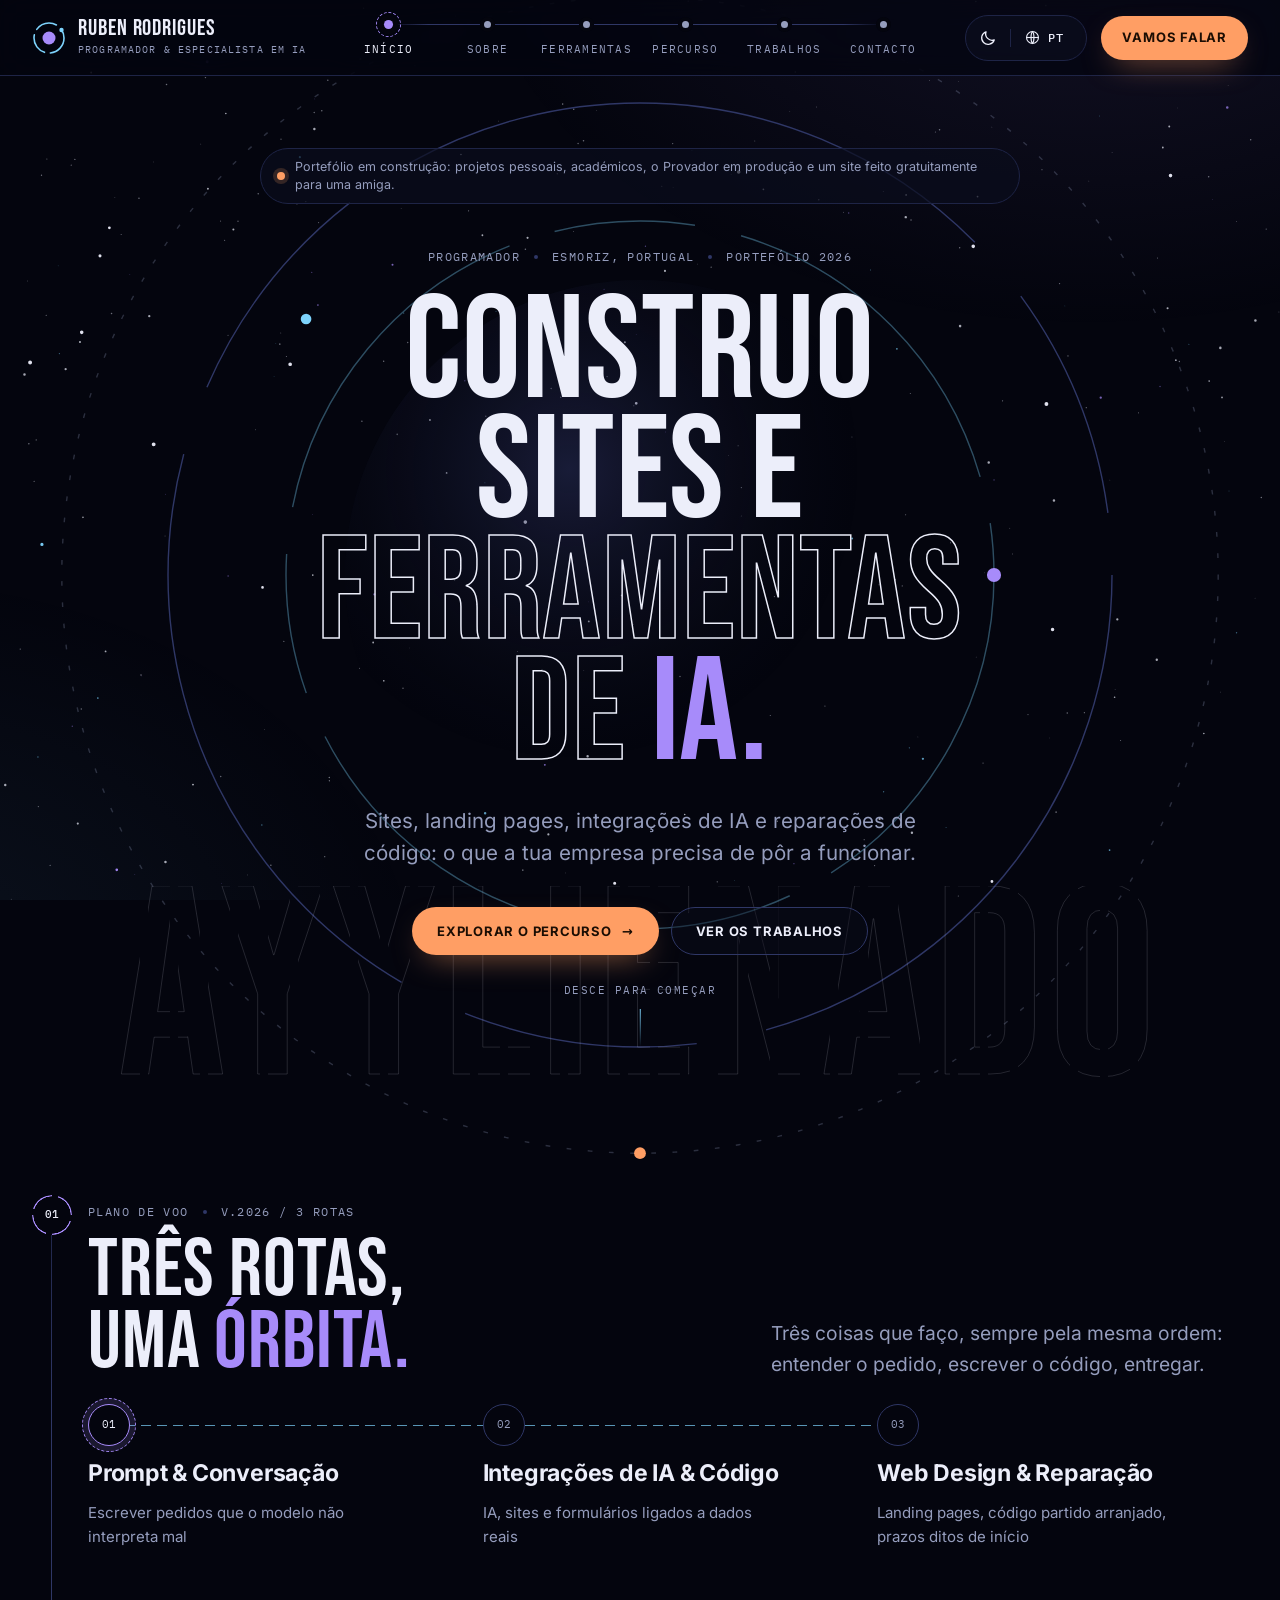
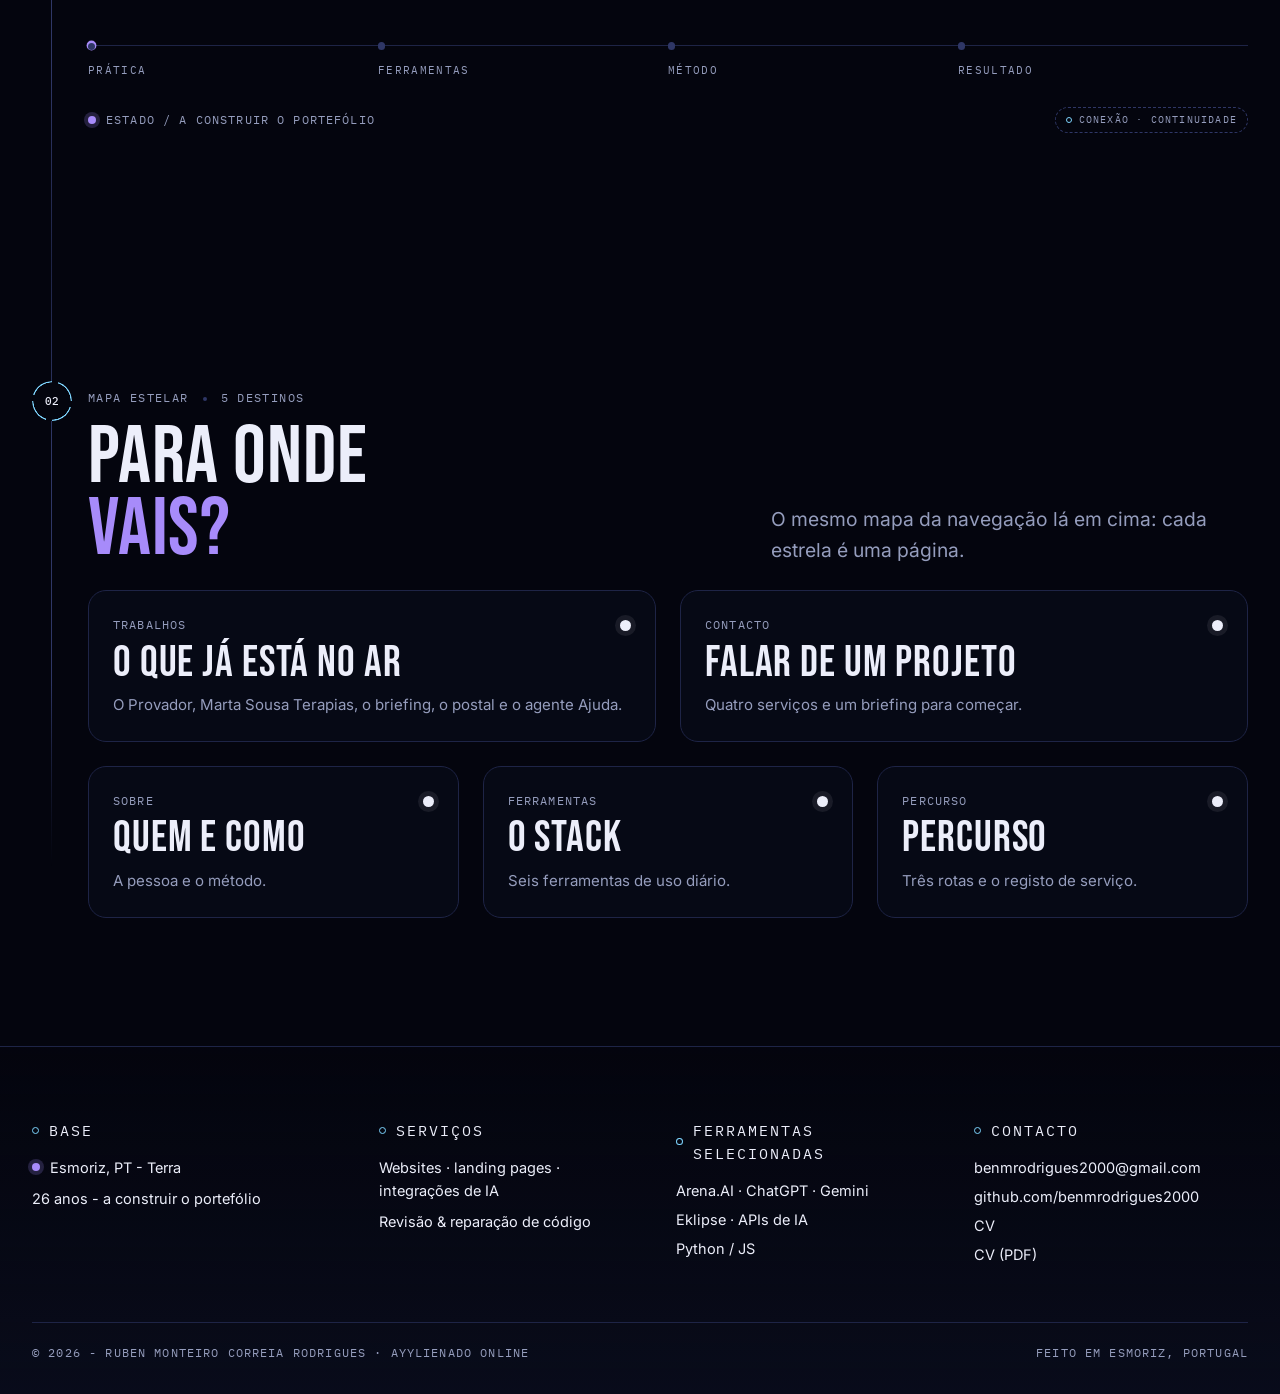
<file: index.html>
<!DOCTYPE html>
<html lang="pt-PT" data-lang="pt" data-theme="dark">
<head>
<meta charset="utf-8">
<meta name="viewport" content="width=device-width, initial-scale=1">
<meta name="color-scheme" content="dark">
<meta name="theme-color" content="#05060F">
<script>(function(){try{var q=new URLSearchParams(location.search);var l=q.get("lang"),t=q.get("theme"),L=null,T=null;try{L=localStorage.getItem("rr-lang");T=localStorage.getItem("rr-theme")}catch(e){}l=(l==="en"||l==="pt")?l:((L==="en"||L==="pt")?L:"pt");t=(t==="light"||t==="dark")?t:((T==="light"||T==="dark")?T:"dark");var r=document.documentElement;r.setAttribute("data-lang",l);r.setAttribute("lang",l==="en"?"en":"pt-PT");r.setAttribute("data-theme",t);var cs=document.querySelector('meta[name="color-scheme"]');if(cs)cs.content=t==="light"?"light":"dark";var tc=document.querySelector('meta[name="theme-color"]');if(tc)tc.content=t==="light"?"#F3F5FC":"#05060F";}catch(e){}})();</script>

<meta name="author" content="Ruben Monteiro Correia Rodrigues"><link rel="apple-touch-icon" href="apple-touch-icon.png">
<link rel="icon" type="image/png" sizes="192x192" href="icon-192.png">
<link rel="manifest" href="manifest.webmanifest">
<title data-en="Ruben Rodrigues - Developer &amp; AI Specialist">Ruben Rodrigues - Programador &amp; Especialista em IA</title>
<meta name="description" content="Programador e especialista em IA em Esmoriz, Portugal. Websites, landing pages e integrações de IA para pequenas empresas." data-en="Developer and AI specialist in Esmoriz, Portugal. Websites, landing pages and AI integrations for small businesses.">
<meta property="og:title" content="Ruben Rodrigues - Programador &amp; Especialista em IA">
<meta property="og:description" content="Programador e especialista em IA em Esmoriz, Portugal. Websites, landing pages e integrações de IA para pequenas empresas.">
<meta property="og:locale" content="pt_PT">
<meta property="og:type" content="website">
<link rel="icon" type="image/svg+xml" href="favicon.svg">
<link rel="canonical" href="https://benmrodrigues2000.github.io/">
<meta name="view-transition" content="same-origin"/>
<meta property="og:image" content="https://benmrodrigues2000.github.io/og.jpg">
<meta property="og:image:width" content="1200"/>
<meta property="og:image:height" content="630"/>
<meta property="og:image:alt" content="Cartão do portefólio de Ruben Rodrigues: Programador &amp; Especialista em IA, sobre um campo de estrelas">
<meta name="twitter:image:alt" content="Cartão do portefólio de Ruben Rodrigues: Programador &amp; Especialista em IA, sobre um campo de estrelas">
<meta property="og:url" content="https://benmrodrigues2000.github.io/">
<meta name="twitter:card" content="summary_large_image">
<meta name="twitter:title" content="Ruben Rodrigues - Programador &amp; Especialista em IA">
<meta name="twitter:description" content="Programador e especialista em IA em Esmoriz, Portugal. Websites, landing pages e integrações de IA para pequenas empresas.">
<meta name="twitter:image" content="https://benmrodrigues2000.github.io/og.jpg">
<link rel="preload" href="fonts/inter-400_700-latin.woff2" as="font" type="font/woff2" crossorigin>
<link rel="preload" href="fonts/bebas-neue-400-latin.woff2" as="font" type="font/woff2" crossorigin>
<link rel="stylesheet" href="fonts.css"/>
<link rel="stylesheet" href="css/style.css">
<link rel="stylesheet" href="css/ajuda.css" media="print" onload="this.media='all'">
<noscript><link rel="stylesheet" href="css/ajuda.css"></noscript>
<script type="application/ld+json">{"@context": "https://schema.org", "@type": "Person", "name": "Ruben Monteiro Correia Rodrigues", "alternateName": "AYYLIENADO", "jobTitle": "Programador & Especialista em IA", "email": "mailto:benmrodrigues2000@gmail.com", "url": "https://benmrodrigues2000.github.io/", "sameAs": ["https://github.com/benmrodrigues2000", "https://freedomoutdoor.pt/provador"], "address": {"@type": "PostalAddress", "addressLocality": "Esmoriz", "addressCountry": "PT"}}</script>


<noscript><style>.rv{opacity:1;transform:none}.boot .hero-inner>*{opacity:1;transform:none}</style></noscript>
</head>
<body class="boot">
<a class="skip" href="#main"><span class="pt">Saltar para o conteúdo</span><span class="en">Skip to content</span></a>
<div class="sky-fallback" aria-hidden="true"></div>
<canvas id="sky" aria-hidden="true"></canvas>
<header class="site-header">
<div class="wrap hdr">
<a class="brand" href="index.html">
<svg class="brand-mark" viewBox="0 0 34 34" aria-hidden="true"><circle class="orbit" cx="17" cy="17" r="15"></circle><circle class="planet" cx="17" cy="17" r="6.5"></circle><circle cx="29.5" cy="9" r="2.2" fill="var(--link)"></circle></svg>
<span class="brand-txt"><span class="name">RUBEN RODRIGUES</span><span class="role"><span class="pt">Programador &amp; Especialista em IA</span><span class="en">Developer &amp; AI Specialist</span></span></span>
</a>
<nav aria-label="Secções do site" class="constellation" id="nav">
<a href="index.html" aria-current="page"><i class="star" aria-hidden="true"></i><span class="lbl"><span class="pt">Início</span><span class="en">Home</span></span></a>
<a href="sobre.html"><i class="star" aria-hidden="true"></i><span class="lbl"><span class="pt">Sobre</span><span class="en">About</span></span></a>
<a href="ferramentas.html"><i class="star" aria-hidden="true"></i><span class="lbl"><span class="pt">Ferramentas</span><span class="en">Tools</span></span></a>
<a href="percurso.html"><i class="star" aria-hidden="true"></i><span class="lbl"><span class="pt">Percurso</span><span class="en">Journey</span></span></a>
<a href="trabalhos.html"><i class="star" aria-hidden="true"></i><span class="lbl"><span class="pt">Trabalhos</span><span class="en">Work</span></span></a>
<a href="contacto.html"><i class="star" aria-hidden="true"></i><span class="lbl"><span class="pt">Contacto</span><span class="en">Contact</span></span></a>
</nav>
<div class="hdr-tools">
<div class="ctl-group" role="group" aria-label="Tema e idioma / Theme and language">
<button class="icon-btn theme-toggle" id="themeToggle" type="button" aria-label="Ativar modo claro" title="Ativar modo claro" aria-pressed="false">
<span class="t-icon t-sun" aria-hidden="true"><svg viewBox="0 0 24 24"><circle cx="12" cy="12" r="4"></circle><g class="rays"><line x1="12" y1="1.6" x2="12" y2="4"></line><line x1="12" y1="20" x2="12" y2="22.4"></line><line x1="1.6" y1="12" x2="4" y2="12"></line><line x1="20" y1="12" x2="22.4" y2="12"></line><line x1="4.4" y1="4.4" x2="6.1" y2="6.1"></line><line x1="17.9" y1="17.9" x2="19.6" y2="19.6"></line><line x1="4.4" y1="19.6" x2="6.1" y2="17.9"></line><line x1="17.9" y1="6.1" x2="19.6" y2="4.4"></line></g></svg></span>
<span class="t-icon t-moon" aria-hidden="true"><svg viewBox="0 0 24 24"><path d="M20.3 14.6A8.6 8.6 0 0 1 9.4 3.7a8.6 8.6 0 1 0 10.9 10.9z"></path></svg></span>
</button>
<span class="ctl-sep" aria-hidden="true"></span>
<button class="lang-toggle" id="langToggle" type="button" aria-label="Switch to English" title="Switch to English">
<span class="lt-globe" aria-hidden="true"><svg viewBox="0 0 24 24"><circle cx="12" cy="12" r="8.4"></circle><path d="M3.6 12h16.8"></path><path d="M12 3.6c2.7 2.5 2.7 14.1 0 16.8-2.7-2.7-2.7-14.3 0-16.8z"></path></svg></span>
<span class="lt-stack" aria-hidden="true"><span class="lt-code lt-pt">PT</span><span class="lt-code lt-en">EN</span></span>
</button>
</div>
<a class="btn btn-primary header-cta" href="contacto.html"><span class="pt">Vamos falar</span><span class="en">Let's talk</span></a>
<button aria-controls="nav" aria-expanded="false" aria-label="Abrir menu" class="burger" id="burger" type="button"><span></span></button>
</div>
</div>
</header>
<main id="main">
<section aria-label="Introdução / Introduction" class="hero" id="about">
<canvas aria-hidden="true" id="field"></canvas>
<div class="hero-orbits" aria-hidden="true">
<svg viewBox="0 0 1000 1000">
<defs><radialGradient id="planetGrad" cx="38%" cy="32%" r="70%"><stop offset="0" stop-color="#2A2F5A" stop-opacity=".55"/><stop offset=".7" stop-color="#0A0D1D" stop-opacity=".0"/></radialGradient></defs>
<circle class="hero-planet" cx="500" cy="500" r="250"/>
<circle class="o o1" cx="500" cy="500" r="300"/>
<circle class="o o2" cx="500" cy="500" r="400"/>
<circle class="o o3" cx="500" cy="500" r="490"/>
<g class="sats">
<circle cx="800" cy="500" r="6"/>
<circle class="c" cx="217" cy="283" r="4.5"/>
<circle class="k" cx="500" cy="990" r="5"/>
</g>
</svg>
</div>
<div aria-hidden="true" class="hero-word">AYYLIENADO</div>
<div class="wrap hero-inner">
<p class="notice"><i aria-hidden="true"></i><span><span class="pt">Portefólio em construção: projetos pessoais, académicos, o Provador em produção e um site feito gratuitamente para uma amiga.</span><span class="en">Portfolio under construction: personal and academic projects, O Provador in production and a website built for a friend for free.</span></span></p>
<div class="eyebrow">
<span><span class="pt">Programador</span><span class="en">Developer</span></span><i class="dot" aria-hidden="true"></i>
<span><span class="pt">Esmoriz, Portugal</span><span class="en">Esmoriz, Portugal</span></span><i class="dot" aria-hidden="true"></i>
<span><span class="pt">Portefólio 2026</span><span class="en">Portfolio 2026</span></span>
</div>
<h1><span class="pt">Construo sites e <em>ferramentas de <span class="fill">IA.</span></em></span><span class="en">I build websites and <em>AI <span class="fill">tools.</span></em></span></h1>
<p class="hero-sub"><span class="pt">Sites, landing pages, integrações de IA e reparações de código: o que a tua empresa precisa de pôr a funcionar.</span><span class="en">Websites, landing pages, AI integrations and code repairs: whatever your business needs working again.</span></p>
<div class="hero-actions">
<a class="btn btn-primary" href="percurso.html"><span class="pt">Explorar o percurso</span><span class="en">Explore the journey</span> <span class="arrow">→</span></a>
<a class="btn btn-ghost" href="trabalhos.html"><span class="pt">Ver os trabalhos</span><span class="en">See the work</span></a>
</div>
</div>
<a class="scroll-cue" href="#plano"><span class="pt">Desce para começar</span><span class="en">Scroll to begin</span></a>
</section>

<section class="sec first" id="plano" aria-labelledby="plano-title">
<div class="wrap">
<header class="sec-head wide">
<span class="node state" aria-hidden="true">01</span>
<div style="display:grid;gap:14px">
<div class="eyebrow"><span><span class="pt">Plano de voo</span><span class="en">Flight plan</span></span><i class="dot"></i><span><span class="pt">v.2026 / 3 rotas</span><span class="en">v.2026 / 3 routes</span></span></div>
<h2 class="h2" id="plano-title"><span class="pt">Três rotas,<br>uma <em>órbita.</em></span><span class="en">Three routes,<br>one <em>orbit.</em></span></h2>
</div>
<p class="lead"><span class="pt">Três coisas que faço, sempre pela mesma ordem: entender o pedido, escrever o código, entregar.</span><span class="en">Three things I do, in the same order every time: understand the request, write the code, hand it over.</span></p>
</header>
<div class="routes rv">
<a class="route is-live" href="percurso.html">
<span class="r-dot">01</span>
<span class="r-label"><span class="pt">Prompt &amp; Conversação</span><span class="en">Prompt &amp; Conversation</span></span>
<span class="r-note"><span class="pt">Escrever pedidos que o modelo não interpreta mal</span><span class="en">Writing requests a model can't misread</span></span>
<span class="r-go"><span class="pt">Abrir rota</span><span class="en">Open route</span> →</span>
</a>
<a class="route" href="percurso.html">
<span class="r-dot">02</span>
<span class="r-label"><span class="pt">Integrações de IA &amp; Código</span><span class="en">AI &amp; Code Integrations</span></span>
<span class="r-note"><span class="pt">IA, sites e formulários ligados a dados reais</span><span class="en">AI, sites and forms wired to real data</span></span>
<span class="r-go"><span class="pt">Abrir rota</span><span class="en">Open route</span> →</span>
</a>
<a class="route" href="percurso.html">
<span class="r-dot">03</span>
<span class="r-label"><span class="pt">Web Design &amp; Reparação</span><span class="en">Web Design &amp; Repair</span></span>
<span class="r-note"><span class="pt">Landing pages, código partido arranjado, prazos ditos de início</span><span class="en">Landing pages, broken code fixed, deadlines stated up front</span></span>
<span class="r-go"><span class="pt">Abrir rota</span><span class="en">Open route</span> →</span>
</a>
</div>
<div aria-hidden="true" class="rail">
<span class="is-live"><span class="pt">Prática</span><span class="en">Practice</span></span>
<span><span class="pt">Ferramentas</span><span class="en">Tools</span></span>
<span><span class="pt">Método</span><span class="en">Method</span></span>
<span><span class="pt">Resultado</span><span class="en">Result</span></span>
</div>
<div class="status-row">
<span class="mono"><span class="dot-live" aria-hidden="true"></span><span class="pt">Estado / a construir o portefólio</span><span class="en">Status / building portfolio</span></span>
<span class="g-tag"><span class="pt">Conexão · Continuidade</span><span class="en">Connectedness · Continuity</span></span>
</div>
</div>
</section>

<section class="sec last" id="mapa" aria-labelledby="mapa-title">
<div class="wrap">
<header class="sec-head wide">
<span class="node" aria-hidden="true">02</span>
<div style="display:grid;gap:14px">
<div class="eyebrow"><span><span class="pt">Mapa estelar</span><span class="en">Star chart</span></span><i class="dot"></i><span><span class="pt">5 destinos</span><span class="en">5 destinations</span></span></div>
<h2 class="h2" id="mapa-title"><span class="pt">Para onde<br><em>vais?</em></span><span class="en">Where are<br>you <em>headed?</em></span></h2>
</div>
<p class="lead"><span class="pt">O mesmo mapa da navegação lá em cima: cada estrela é uma página.</span><span class="en">The same map as the navigation up top: each star is a page.</span></p>
</header>
<div class="chart rv">
<a href="trabalhos.html"><span class="c-top"><span class="mono"><span class="pt">Trabalhos</span><span class="en">Work</span></span><i class="c-star"></i></span><span class="c-name"><span class="pt">O que já está no ar</span><span class="en">What's already live</span></span><span class="c-note"><span class="pt">O Provador, Marta Sousa Terapias, o briefing, o postal e o agente Ajuda.</span><span class="en">O Provador, Marta Sousa Terapias, the briefing, the postcard and the Ajuda agent.</span></span></a>
<a href="contacto.html"><span class="c-top"><span class="mono"><span class="pt">Contacto</span><span class="en">Contact</span></span><i class="c-star"></i></span><span class="c-name"><span class="pt">Falar de um projeto</span><span class="en">Talk about a project</span></span><span class="c-note"><span class="pt">Quatro serviços e um briefing para começar.</span><span class="en">Four services and a briefing to start with.</span></span></a>
<a href="sobre.html"><span class="c-top"><span class="mono"><span class="pt">Sobre</span><span class="en">About</span></span><i class="c-star"></i></span><span class="c-name"><span class="pt">Quem e como</span><span class="en">Who &amp; how</span></span><span class="c-note"><span class="pt">A pessoa e o método.</span><span class="en">The person and the method.</span></span></a>
<a href="ferramentas.html"><span class="c-top"><span class="mono"><span class="pt">Ferramentas</span><span class="en">Tools</span></span><i class="c-star"></i></span><span class="c-name"><span class="pt">O stack</span><span class="en">The stack</span></span><span class="c-note"><span class="pt">Seis ferramentas de uso diário.</span><span class="en">Six tools in daily use.</span></span></a>
<a href="percurso.html"><span class="c-top"><span class="mono"><span class="pt">Percurso</span><span class="en">Journey</span></span><i class="c-star"></i></span><span class="c-name"><span class="pt">Percurso</span><span class="en">Journey</span></span><span class="c-note"><span class="pt">Três rotas e o registo de serviço.</span><span class="en">Three routes and the service record.</span></span></a>
</div>
</div>
</section>
</main>
<footer class="site-footer">
<div class="wrap">
<div class="footer-grid">
<div>
<p class="f-h"><span class="pt">Base</span><span class="en">Base</span></p>
<p><span class="dot-live" aria-hidden="true"></span><span><span class="pt">Esmoriz, PT - Terra</span><span class="en">Esmoriz, PT - Earth</span></span></p>
<p><span class="pt">26 anos - a construir o portefólio</span><span class="en">26 years old - building portfolio</span></p>
</div>
<div>
<p class="f-h"><span class="pt">Serviços</span><span class="en">Services</span></p>
<p><span class="pt">Websites · landing pages · integrações de IA</span><span class="en">Websites · landing pages · AI integrations</span></p>
<p><span class="pt">Revisão &amp; reparação de código</span><span class="en">Code review &amp; repair</span></p>
</div>
<div>
<p class="f-h"><span class="pt">Ferramentas selecionadas</span><span class="en">Selected tools</span></p>
<ul>
<li>Arena.AI · ChatGPT · Gemini</li>
<li>Eklipse · <span class="pt">APIs de IA</span><span class="en">AI APIs</span></li>
<li>Python / JS</li>
</ul>
</div>
<div>
<p class="f-h"><span class="pt">Contacto</span><span class="en">Contact</span></p>
<ul>
<li><a href="mailto:benmrodrigues2000@gmail.com">benmrodrigues2000@gmail.com</a></li>
<li><a href="https://github.com/benmrodrigues2000" rel="noopener" target="_blank">github.com/benmrodrigues2000</a></li>
<li><a href="cv.html">CV</a></li>
<li><a href="cv.pdf" download>CV (PDF)</a></li>
</ul>
</div>
</div>
<div class="footer-base">
<span class="mono">© 2026 - Ruben Monteiro Correia Rodrigues · AYYLIENADO online</span>
<span class="mono"><span class="pt">Feito em Esmoriz, Portugal</span><span class="en">Made in Esmoriz, Portugal</span></span>
</div>
</div>
</footer>

<script src="js/controls.js" defer></script>
<script src="js/main.js" defer></script>
</body>
</html>
</file>
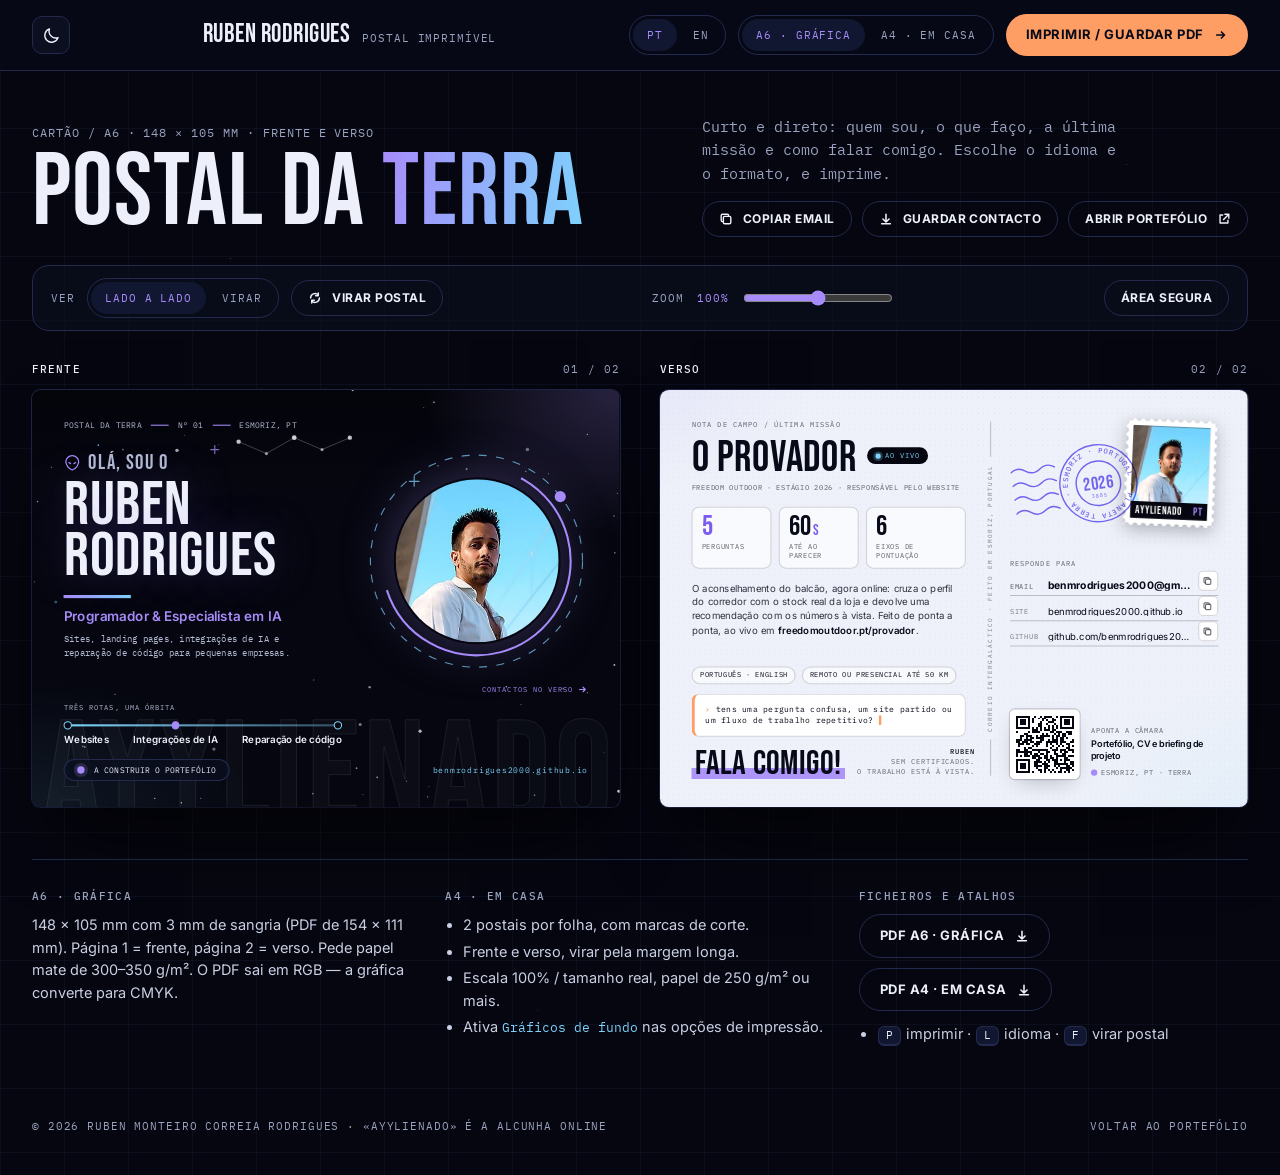
<file: postal/index.html>
<!DOCTYPE html>
<html lang="pt-PT" data-lang="pt" data-theme="dark" data-fmt="a6">
<head>
<meta charset="utf-8">
<meta name="viewport" content="width=device-width, initial-scale=1, viewport-fit=cover">
<meta name="color-scheme" content="dark">
<meta name="theme-color" content="#05060F">
<meta name="robots" content="noindex">
<script>(function(){try{var q=new URLSearchParams(location.search);var l=q.get("lang"),t=q.get("theme"),L=null,T=null;try{L=localStorage.getItem("rr-lang");T=localStorage.getItem("rr-theme")}catch(e){}l=(l==="en"||l==="pt")?l:((L==="en"||L==="pt")?L:"pt");t=(t==="light"||t==="dark")?t:((T==="light"||T==="dark")?T:"dark");var r=document.documentElement;r.setAttribute("data-lang",l);r.setAttribute("lang",l==="en"?"en":"pt-PT");r.setAttribute("data-theme",t);var cs=document.querySelector('meta[name="color-scheme"]');if(cs)cs.content=t==="light"?"light":"dark";var tc=document.querySelector('meta[name="theme-color"]');if(tc)tc.content=t==="light"?"#F3F5FC":"#05060F";}catch(e){}})();</script>
<meta name="author" content="Ruben Monteiro Correia Rodrigues">
<title data-en="Postcard from Earth - Ruben Rodrigues">Postal da Terra - Ruben Rodrigues</title>
<meta name="description" content="Postal imprimível de Ruben Rodrigues, programador e especialista em IA em Esmoriz, Portugal." data-en="Printable postcard for Ruben Rodrigues, developer and AI specialist in Esmoriz, Portugal.">
<meta property="og:type" content="website">
<meta property="og:title" content="Postal da Terra - Ruben Rodrigues">
<meta property="og:description" content="Programador &amp; Especialista em IA · Esmoriz, Portugal. Quem sou, o que faço e como falar comigo — num postal A6.">
<meta property="og:image" content="https://benmrodrigues2000.github.io/postal/retrato.jpg">
<meta property="og:locale" content="pt_PT">
<meta property="og:locale:alternate" content="en_GB">
<meta name="twitter:card" content="summary">
<link rel="icon" href="data:image/svg+xml,%3Csvg%20xmlns='http://www.w3.org/2000/svg'%20viewBox='0%200%2064%2064'%3E%3Crect%20width='64'%20height='64'%20rx='14'%20fill='%2305060F'/%3E%3Ccircle%20cx='46'%20cy='18'%20r='6'%20fill='%237DD3FC'/%3E%3Ccircle%20cx='46'%20cy='18'%20r='9'%20fill='none'%20stroke='%237DD3FC'%20stroke-width='1.4'%20opacity='.5'/%3E%3Ctext%20x='30'%20y='46'%20font-family='Arial%20Black,Arial,sans-serif'%20font-size='34'%20font-weight='900'%20fill='%23A78BFA'%20text-anchor='middle'%3ER%3C/text%3E%3C/svg%3E">
<link rel="preload" href="../fonts/inter-400_700-latin.woff2" as="font" type="font/woff2" crossorigin>
<link rel="preload" href="../fonts/bebas-neue-400-latin.woff2" as="font" type="font/woff2" crossorigin>
<link rel="stylesheet" href="../fonts.css">
<script type="application/ld+json">
{"@context":"https://schema.org","@type":"Person","name":"Ruben Monteiro Correia Rodrigues","alternateName":"AYYLIENADO","jobTitle":"Programador & Especialista em IA","url":"https://benmrodrigues2000.github.io","email":"mailto:benmrodrigues2000@gmail.com","address":{"@type":"PostalAddress","addressLocality":"Esmoriz","postalCode":"3885","addressCountry":"PT"},"sameAs":["https://github.com/benmrodrigues2000"]}
</script>
<style id="page-size">@page{size:154mm 111mm;margin:0}</style>
<style>
/* Local static Inter: uses the single available file in ../fonts/ (400-700 variable range).
   Falls back silently to system when absent. */
@font-face{font-family:"Inter Static";font-style:normal;font-weight:400 700;font-display:swap;src:local("Inter"),url(../fonts/inter-400_700-latin.woff2) format("woff2")}
:root{
  --canvas:#05060F;
  --surface:#0B0F1F;
  --surface-2:#121731;
  --light:#E9EDF8;
  --paper:#EEF1F9;
  --ink:#EDEFFA;
  --ink-dark:#070A18;
  --muted:#9AA3BF;
  --muted-print:#B3BAD2;
  --rule:#232A4D;
  --rule-light:rgba(7,10,24,.16);
  --violet:#A78BFA;
  --violet-deep:#7C5CF0;
  --coral:#FF9E64;
  --cyan:#7DD3FC;
  --ok:#6EE7B7;
  --font-display:"Bebas Neue","Arial Narrow",Impact,sans-serif;
  --font-read:"Inter Static","Inter",system-ui,-apple-system,"Segoe UI",Roboto,sans-serif;
  --font-mono:"IBM Plex Mono",ui-monospace,SFMono-Regular,Menlo,Consolas,monospace;
  --ease:cubic-bezier(.16,1,.3,1);
}
*,*::before,*::after{box-sizing:border-box}
html,body{margin:0}
html{scroll-behavior:smooth}
body{
  background:var(--canvas);color:var(--ink);
  font-family:var(--font-read);font-size:16px;line-height:1.5;
  -webkit-font-smoothing:antialiased;font-synthesis:none;
}
::selection{background:rgba(167,139,250,.38);color:#fff}
[data-lang="pt"] .en,[data-lang="en"] .pt{display:none !important}
svg{display:block}
.ico{display:inline-block;width:1em;height:1em;vertical-align:-.12em;flex:none}
.skip{
  position:absolute;left:16px;top:-60px;z-index:99;
  background:var(--violet);color:var(--ink-dark);font-weight:700;font-size:13px;
  padding:10px 18px;border-radius:9999px;text-decoration:none;
  transition:top 180ms var(--ease);
}
.skip:focus-visible{top:12px}

/* =========================================================
   CARD FACES - all measurements in real print units (mm/pt)
   Do not change trim math: 148 x 105 mm + bleed.
   ========================================================= */
.face{
  --bleed:0mm;
  position:relative;overflow:hidden;
  width:calc(148mm + 2 * var(--bleed));
  height:calc(105mm + 2 * var(--bleed));
  -webkit-print-color-adjust:exact;print-color-adjust:exact;
  line-height:1.3;
}
.face *{-webkit-print-color-adjust:exact;print-color-adjust:exact}
.trim{position:absolute;left:var(--bleed);top:var(--bleed);width:148mm;height:105mm}
:where(.face) :where(p,h1,h2,h3,ol,ul){margin:0;padding:0}

/* ---------- FRONT : the view from space ---------- */
.face-front{
  color:var(--ink);
  background:
    radial-gradient(70mm 52mm at 100% 0%,rgba(167,139,250,.22),transparent 70%),
    radial-gradient(80mm 46mm at 0% 100%,rgba(125,211,252,.09),transparent 72%),
    radial-gradient(60mm 30mm at 50% 118%,rgba(255,158,100,.08),transparent 70%),
    linear-gradient(rgba(0,0,0,.28),transparent 26%),
    var(--canvas);
}
.stars{position:absolute;left:-3mm;top:-3mm;width:154mm;height:111mm}
.stars .w{fill:#EDEFFA}
.stars .c{fill:#7DD3FC}
.constel{position:absolute;left:0;top:0;width:148mm;height:105mm;overflow:visible}
.meteor{
  position:absolute;left:84mm;top:17.5mm;width:19mm;height:.32mm;border-radius:1mm;
  background:linear-gradient(90deg,rgba(237,239,250,.95),rgba(167,139,250,.45) 40%,rgba(167,139,250,0));
  transform:rotate(-19deg);transform-origin:0 50%;
}
/* outlined wordmark as vector paths (Bebas Neue, shaped with HarfBuzz):
   prints as clean line art instead of a Type 3 font */
.hero-word{position:absolute;left:0;top:0;width:148mm;height:105mm;overflow:visible;pointer-events:none}
.planet{position:absolute;left:0;top:0;width:148mm;height:105mm;overflow:visible}

.f-top{
  position:absolute;left:8mm;top:7.6mm;
  display:flex;align-items:center;gap:2.2mm;
  font-family:var(--font-mono);font-size:5.5pt;letter-spacing:.13em;text-transform:uppercase;
  color:var(--muted-print);white-space:nowrap;
}
.tick{display:inline-block;width:4.6mm;height:.26mm;background:var(--violet)}

.f-left{position:absolute;left:8mm;top:18.6mm;width:69mm}
.hello{
  display:flex;align-items:center;gap:1.8mm;
  font-family:var(--font-display);font-size:15pt;line-height:1;letter-spacing:.06em;color:var(--muted-print);
}
.hello .alien{width:4.4mm;height:4.4mm;color:var(--violet)}
.name{
  font-family:var(--font-display);font-weight:400;
  font-size:53pt;line-height:.84;letter-spacing:.01em;margin-top:1.6mm;color:var(--ink);
  text-shadow:0 0 12mm rgba(167,139,250,.28);
}
.bar{display:block;width:17mm;height:.9mm;background:linear-gradient(90deg,var(--violet),var(--cyan));margin:3.9mm 0 3.2mm}
.role{font-weight:600;font-size:9.6pt;line-height:1.2;color:var(--violet)}
.lead{
  font-family:var(--font-mono);font-size:6.3pt;line-height:1.55;color:var(--muted-print);
  margin-top:2.3mm;max-width:64mm;
}

.map{
  position:absolute;right:8mm;top:26mm;width:63mm;
  border:.26mm solid var(--rule);border-radius:2.6mm;
  background:rgba(11,15,31,.82);
  box-shadow:0 4mm 10mm -4mm rgba(0,0,0,.6),0 0 0 .26mm rgba(167,139,250,.06);
  padding:4mm 4.2mm 3.4mm;
}
.map-head,.map-foot{
  display:flex;justify-content:space-between;align-items:center;gap:2mm;
  font-family:var(--font-mono);font-size:5.2pt;letter-spacing:.11em;text-transform:uppercase;
  color:var(--muted-print);white-space:nowrap;
}
.map-head{margin-bottom:4.1mm}
.routes{list-style:none;padding-left:7.6mm;position:relative}
.routes::before{
  content:"";position:absolute;left:2.18mm;top:2.4mm;bottom:5.6mm;width:.34mm;
  background:linear-gradient(var(--cyan),rgba(125,211,252,.25));
}
.routes li{position:relative;display:flex;gap:2.1mm;align-items:flex-start;padding-bottom:4mm}
.routes li:last-child{padding-bottom:.4mm}
.routes .dot{
  position:absolute;left:-7.6mm;top:0;width:4.7mm;height:4.7mm;border-radius:50%;
  border:.26mm solid var(--violet);background:var(--canvas);
  display:flex;align-items:center;justify-content:center;
}
.routes .dot svg{width:2.4mm;height:2.4mm;color:var(--violet)}
.routes .idx{font-family:var(--font-mono);font-size:5.3pt;letter-spacing:.08em;color:var(--muted-print);padding-top:.75mm;min-width:3.4mm}
.routes b{display:block;font-weight:600;font-size:8.5pt;line-height:1.15;color:var(--ink);margin-bottom:.75mm}
.routes small{
  display:block;font-family:var(--font-mono);font-size:5.1pt;line-height:1.35;
  letter-spacing:.06em;text-transform:uppercase;color:var(--muted-print);
}
.map-foot{border-top:.26mm solid var(--rule);margin-top:3.3mm;padding-top:2.5mm}
.map-foot .turn{display:inline-flex;align-items:center;gap:1.1mm;color:var(--violet)}
.map-foot .turn .ico{width:2.6mm;height:2.6mm}

.f-bottom{
  position:absolute;left:8mm;right:8mm;bottom:6.6mm;
  display:flex;justify-content:space-between;align-items:center;gap:4mm;
  font-family:var(--font-mono);font-size:5.6pt;letter-spacing:.11em;text-transform:uppercase;color:var(--ink);
  white-space:nowrap;
}
.status{
  display:inline-flex;align-items:center;
  border:.26mm solid var(--rule);border-radius:99mm;background:rgba(11,15,31,.72);
  padding:1.3mm 3.2mm 1.2mm;
}
.dot-live{
  display:inline-block;width:1.8mm;height:1.8mm;border-radius:50%;background:var(--violet);
  box-shadow:0 0 0 .85mm rgba(167,139,250,.18);margin-right:2.4mm;
}
.f-bottom .url{color:var(--cyan);letter-spacing:.06em;text-transform:none;font-size:6pt}

/* ---------- FRONT : Gestalt redesign (2026) ----------
   Figure/ground: two figures only - the name and the portrait-planet - on sky.
   Closure: the violet orbit is an open arc; the eye completes the circle.
   Connectedness: the three routes hang on one cyan line.
   Proximity: hello, name, role and lead form one tight block. */
.f-left{top:15.6mm;width:76mm}
.f-left .name{font-size:44pt}
.f-left .bar{margin:3mm 0 2.6mm}
.f-left .lead{margin-top:1.8mm}
.face-front .hero-word{opacity:.55}
.f-planet{position:absolute;right:8mm;top:15mm;width:56mm;height:56mm}
.f-planet .orbit{position:absolute;inset:0;width:100%;height:100%;overflow:visible}
.f-planet .ph{position:absolute;left:7.5mm;top:7.5mm;width:41mm;height:41mm;border-radius:50%;overflow:hidden;
  box-shadow:0 0 0 .5mm var(--canvas),0 0 14mm rgba(167,139,250,.35);background:var(--surface-2)}
.f-planet .ph img{width:100%;height:100%;object-fit:cover;display:block}
.f-routes{position:absolute;left:8mm;width:70mm;bottom:15.4mm}
.fr-head,.fr-turn{font-family:var(--font-mono);font-size:5.2pt;letter-spacing:.12em;text-transform:uppercase;color:var(--muted-print);white-space:nowrap;margin:0}
.f-routes ol{list-style:none;display:flex;justify-content:space-between;position:relative;margin:2.2mm 0 0;padding:0}
.f-routes ol::before{content:"";position:absolute;left:1mm;right:1mm;top:.95mm;height:.3mm;background:linear-gradient(90deg,var(--cyan),rgba(125,211,252,.35))}
.f-routes li{position:relative;display:grid;gap:1.5mm;justify-items:start}
.f-routes li:nth-child(2){justify-items:center}
.f-routes li:last-child{justify-items:end}
.f-routes li i{width:2.1mm;height:2.1mm;border-radius:50%;background:var(--canvas);border:.3mm solid var(--cyan);box-sizing:border-box}
.f-routes li:nth-child(2) i{border-color:var(--violet);background:var(--violet)}
.f-routes li b{font-weight:600;font-size:7pt;line-height:1.1;color:var(--ink);white-space:nowrap}
.fr-turn{position:absolute;right:8mm;top:74mm;display:inline-flex;align-items:center;gap:1.1mm;color:var(--violet)}
.fr-turn .ico{width:2.6mm;height:2.6mm}

/* ---------- BACK : the paper side ---------- */
.face-back{color:var(--ink-dark);background:var(--paper)}
.face-back .grain{
  position:absolute;inset:-3mm;
  background:
    radial-gradient(.14mm .14mm at .7mm .7mm,rgba(7,10,24,.055) 99%,transparent),
    radial-gradient(60mm 40mm at 0% 0%,rgba(167,139,250,.10),transparent 70%),
    radial-gradient(70mm 50mm at 100% 100%,rgba(125,211,252,.10),transparent 70%);
  background-size:1.35mm 1.35mm,auto,auto;
}
.label{
  font-family:var(--font-mono);font-size:5.1pt;letter-spacing:.13em;text-transform:uppercase;
  color:rgba(7,10,24,.62);white-space:nowrap;
}
.b-msg{position:absolute;left:8mm;top:7.6mm;bottom:7mm;width:69mm;display:flex;flex-direction:column}
.proj{display:flex;align-items:center;gap:2.6mm;margin-top:2.4mm}
.proj-name{font-family:var(--font-display);font-weight:400;font-size:31pt;line-height:.86;letter-spacing:.01em}
.live-pill{
  display:inline-flex;align-items:center;gap:1.2mm;white-space:nowrap;
  font-family:var(--font-mono);font-size:5pt;letter-spacing:.11em;text-transform:uppercase;
  color:var(--cyan);background:var(--canvas);border-radius:99mm;padding:1mm 2.1mm .9mm;
  transform:translateY(-.4mm);
}
.live-pill i{width:1.2mm;height:1.2mm;border-radius:50%;background:var(--cyan);box-shadow:0 0 0 .55mm rgba(125,211,252,.25)}
.proj-meta{
  font-family:var(--font-mono);font-size:5.1pt;letter-spacing:.07em;text-transform:uppercase;
  color:rgba(7,10,24,.64);margin-top:1.9mm;
}
.stats{display:grid;grid-template-columns:1fr 1fr 1.25fr;gap:1.9mm;margin-top:3.3mm}
.stats div{
  border:.26mm solid var(--rule-light);border-radius:1.8mm;
  background:rgba(255,255,255,.66);padding:1.9mm 2.2mm 1.7mm;
}
.stats b{display:block;font-family:var(--font-display);font-weight:400;font-size:20pt;line-height:.86;color:var(--ink-dark)}
.stats b small{font-size:.55em;letter-spacing:.04em;margin-left:.3mm;color:var(--violet-deep)}
.stats div:first-child b{color:var(--violet-deep)}
.stats span{
  display:block;margin-top:.9mm;font-family:var(--font-mono);font-size:5pt;line-height:1.3;
  letter-spacing:.08em;text-transform:uppercase;color:rgba(7,10,24,.64);
}
.proj-desc{font-size:6.9pt;line-height:1.46;color:rgba(7,10,24,.82);margin-top:3.1mm}
.proj-desc strong{font-weight:600;color:var(--ink-dark)}
.facts{display:flex;gap:1.4mm;margin-top:auto;margin-bottom:2.3mm;flex-wrap:nowrap}
.fact{
  font-family:var(--font-mono);font-size:5pt;line-height:1;letter-spacing:.06em;text-transform:uppercase;white-space:nowrap;
  color:var(--ink-dark);border:.26mm solid var(--rule-light);border-radius:99mm;padding:1.15mm 1.8mm 1.05mm;
  background:rgba(255,255,255,.55);
}
.chip{
  font-family:var(--font-mono);font-size:5.9pt;line-height:1.5;color:var(--ink-dark);
  border:.26mm solid var(--rule-light);border-left:1mm solid var(--coral);
  border-radius:1.8mm;background:#fff;padding:2.1mm 2.6mm;
}
.chip::before{content:"› ";color:var(--coral);font-weight:500}
.answer{display:flex;align-items:flex-end;justify-content:space-between;gap:3mm;margin-top:2.4mm}
.answer p{font-family:var(--font-display);font-size:24pt;line-height:.9;letter-spacing:.02em;white-space:nowrap}
.answer mark{background:linear-gradient(transparent 60%,rgba(167,139,250,.9) 60%,rgba(167,139,250,.9) 88%,transparent 88%);color:inherit;padding:0 .7mm;-webkit-box-decoration-break:clone;box-decoration-break:clone}
.answer .sign{
  font-family:var(--font-mono);font-size:5pt;letter-spacing:.1em;text-transform:uppercase;
  color:rgba(7,10,24,.6);text-align:right;line-height:1.45;padding-bottom:.6mm;
}
.answer .sign b{display:block;font-weight:500;color:var(--ink-dark);letter-spacing:.12em}

.b-divider{position:absolute;left:83mm;top:8mm;bottom:8mm;border-left:.26mm solid rgba(7,10,24,.22)}
.b-divider > span{
  position:absolute;left:0;top:50%;transform:translate(-50%,-50%) rotate(-90deg);
  background:var(--paper);padding:0 2mm;white-space:nowrap;
  font-family:var(--font-mono);font-size:4.6pt;letter-spacing:.16em;text-transform:uppercase;color:rgba(7,10,24,.5);
}

.b-addr{position:absolute;left:88mm;right:7.6mm;top:7mm;bottom:7mm}
.stamp{position:absolute;z-index:1;right:.4mm;top:.4mm;width:23mm;height:27mm;transform:rotate(2.4deg)}
.stamp-edge{position:absolute;inset:0;width:100%;height:100%;fill:#fff;stroke:rgba(7,10,24,.16);stroke-width:.14}
.stamp-inner{position:absolute;inset:1.75mm;overflow:hidden;background:var(--canvas)}
.stamp-inner img{display:block;width:100%;height:calc(100% - 4.4mm);object-fit:cover;object-position:50% 38%}
.stamp-fallback{
  width:100%;height:calc(100% - 4.4mm);
  display:flex;align-items:center;justify-content:center;
  background:radial-gradient(120% 100% at 50% 0%,#1B2144 0%,var(--canvas) 72%);
  color:var(--violet);font-family:var(--font-display);font-size:22pt;letter-spacing:.05em;
}
.stamp-band{
  position:absolute;left:0;right:0;bottom:0;height:4.4mm;background:var(--canvas);
  display:flex;justify-content:space-between;align-items:center;padding:0 1.3mm;
}
.stamp-band em{font-style:normal;font-family:var(--font-display);font-size:7.6pt;letter-spacing:.07em;color:#fff}
.stamp-band b{font-family:var(--font-display);font-weight:400;font-size:7.6pt;letter-spacing:.05em;color:var(--violet)}
.postmark{position:absolute;z-index:2;left:.8mm;top:6.2mm;width:32mm;height:22mm;color:#6D5DF6;transform:rotate(-8deg);opacity:.92;mix-blend-mode:multiply}

.addr-label{position:absolute;left:0;top:35.6mm}
.lines{position:absolute;left:0;right:0;top:38.6mm;list-style:none}
.lines li{
  display:flex;align-items:flex-end;height:6.3mm;padding-bottom:1.05mm;
  border-bottom:.26mm solid rgba(7,10,24,.22);white-space:nowrap;
  font-size:6.8pt;line-height:1;color:var(--ink-dark);
}
.lines li .k{
  flex:none;width:9.6mm;font-family:var(--font-mono);font-size:4.7pt;letter-spacing:.11em;
  text-transform:uppercase;color:rgba(7,10,24,.52);padding-bottom:.25mm;
}
.lines li .v{flex:1;min-width:0;overflow:hidden;text-overflow:ellipsis}
.lines li.em{font-weight:700;font-size:7.4pt}
.copy-btn{
  flex:none;align-self:center;margin-left:1.5mm;width:5mm;height:5mm;
  display:inline-flex;align-items:center;justify-content:center;
  border:.26mm solid var(--rule-light);border-radius:1.2mm;background:#fff;color:rgba(7,10,24,.6);
  cursor:pointer;padding:0;
}
.copy-btn:hover{color:var(--violet-deep);border-color:var(--violet-deep)}
.copy-btn svg{width:2.5mm;height:2.5mm}
.qr-row{position:absolute;left:0;right:0;bottom:0;display:flex;align-items:flex-end;gap:3mm}
.qr{flex:none;width:17.5mm;height:17.5mm;border-radius:1.2mm;overflow:hidden;background:#fff}
.qr-copy{
  font-family:var(--font-mono);font-size:5pt;line-height:1.45;letter-spacing:.09em;text-transform:uppercase;
  color:rgba(7,10,24,.62);padding-bottom:.2mm;
}
.qr-copy b{
  display:block;margin:.9mm 0 1.3mm;font-family:var(--font-read);font-size:6.5pt;line-height:1.3;
  font-weight:600;letter-spacing:0;text-transform:none;color:var(--ink-dark);
}
.qr-copy .pin{display:inline-flex;align-items:center;gap:1mm}
.qr-copy .pin i{width:1.5mm;height:1.5mm;border-radius:50%;background:var(--violet)}

/* =========================================================
   SCREEN - presentation page around the card
   ========================================================= */
@media screen{
  body{
    min-height:100vh;
    background-image:
      radial-gradient(1px 1px at 18% 22%,rgba(237,239,250,.28),transparent 55%),
      radial-gradient(1.4px 1.4px at 73% 64%,rgba(125,211,252,.22),transparent 55%),
      radial-gradient(1px 1px at 42% 86%,rgba(237,239,250,.18),transparent 55%),
      radial-gradient(1.2px 1.2px at 88% 14%,rgba(237,239,250,.22),transparent 55%),
      radial-gradient(1px 1px at 6% 70%,rgba(167,139,250,.25),transparent 55%),
      linear-gradient(rgba(35,42,77,.22) 1px,transparent 1px),
      linear-gradient(90deg,rgba(35,42,77,.22) 1px,transparent 1px);
    background-size:auto,auto,auto,auto,auto,64px 64px,64px 64px;
  }
  #print-root{display:none}
  .map{backdrop-filter:blur(6px);-webkit-backdrop-filter:blur(6px)}
  .routes li{border-radius:1.5mm;transition:background 200ms var(--ease)}
  .routes li:hover{background:rgba(167,139,250,.08)}
  .stamp{filter:drop-shadow(0 1.4mm 2.2mm rgba(7,10,24,.28))}
  .qr{box-shadow:0 0 0 .3mm rgba(7,10,24,.18),0 2mm 6mm -2mm rgba(7,10,24,.28)}
  .meteor{animation:meteor 5.5s var(--ease) infinite}
  @keyframes meteor{
    0%{opacity:0;transform:rotate(-19deg) translateX(-7mm)}
    18%{opacity:1}
    38%{opacity:1;transform:rotate(-19deg) translateX(7mm)}
    55%,100%{opacity:0;transform:rotate(-19deg) translateX(7mm)}
  }
  .stars circle:nth-child(3n){animation:tw 3.4s ease-in-out infinite alternate}
  .stars circle:nth-child(3n+1){animation:tw 4.3s ease-in-out infinite alternate-reverse}
  @keyframes tw{from{opacity:.22}to{opacity:1}}
  .dot-live{animation:pulse 2.2s ease-in-out infinite}
  @keyframes pulse{
    0%,100%{box-shadow:0 0 0 .85mm rgba(167,139,250,.18)}
    50%{box-shadow:0 0 0 1.7mm rgba(167,139,250,.05)}
  }
  .live-pill i{animation:pulseCyan 2.2s ease-in-out infinite}
  @keyframes pulseCyan{
    0%,100%{box-shadow:0 0 0 .55mm rgba(125,211,252,.25)}
    50%{box-shadow:0 0 0 1.1mm rgba(125,211,252,.08)}
  }
  .chip::after{content:"▍";color:var(--coral);animation:blink 1.1s steps(1) infinite}
  @keyframes blink{50%{opacity:0}}
}
.chrome{
  position:sticky;top:0;z-index:10;
  background:rgba(7,10,24,.86);backdrop-filter:blur(14px);-webkit-backdrop-filter:blur(14px);
  border-bottom:1px solid var(--rule);
}
.chrome .wrap{
  max-width:1440px;margin:0 auto;padding:14px 32px;
  display:flex;align-items:center;justify-content:space-between;gap:20px;flex-wrap:wrap;
}
.wordmark{display:flex;align-items:baseline;gap:12px;color:var(--ink);text-decoration:none}
.wordmark .name-s{font-family:var(--font-display);font-size:26px;line-height:1;letter-spacing:.02em}
.wordmark .role-s{font-family:var(--font-mono);font-size:11px;letter-spacing:.08em;text-transform:uppercase;color:var(--muted)}
.controls{display:flex;align-items:center;gap:12px;flex-wrap:wrap}
.seg{display:inline-flex;border:1px solid var(--rule);border-radius:9999px;padding:3px;gap:2px}
.seg button{
  font:inherit;font-family:var(--font-mono);font-size:11px;letter-spacing:.08em;text-transform:uppercase;
  color:var(--muted);background:none;border:0;border-radius:9999px;padding:8px 14px;cursor:pointer;
  transition:color 150ms var(--ease),background 150ms var(--ease);
}
.seg button:hover{color:var(--ink)}
.seg button[aria-pressed="true"]{background:var(--surface-2);color:var(--violet)}
.btn{
  display:inline-flex;align-items:center;gap:10px;min-height:42px;padding:11px 20px;border-radius:9999px;
  font:inherit;font-size:13px;font-weight:700;letter-spacing:.04em;text-transform:uppercase;text-decoration:none;
  border:0;cursor:pointer;transition:transform 150ms var(--ease),background 150ms var(--ease),color 150ms var(--ease),border-color 150ms var(--ease);
}
.btn-primary{background:var(--coral);color:var(--ink-dark)}
.btn-primary:hover{transform:translateY(-2px)}
.btn-ghost{border:1px solid var(--rule);color:var(--ink);background:none}
.btn-ghost:hover{border-color:var(--violet);color:var(--violet)}
.btn-sm{min-height:36px;padding:8px 16px;font-size:12px}
.btn .ico{width:14px;height:14px}
.btn[aria-pressed="true"]{border-color:var(--violet);color:var(--violet)}
:focus-visible{outline:2px solid var(--violet);outline-offset:3px}

.stage-wrap{max-width:1440px;margin:0 auto;padding:44px 32px 24px}
.intro{display:flex;justify-content:space-between;align-items:end;gap:24px;flex-wrap:wrap;margin-bottom:28px}
.intro .mono{font-family:var(--font-mono);font-size:12px;letter-spacing:.08em;text-transform:uppercase;color:var(--muted)}
.intro h1{font-family:var(--font-display);font-weight:400;font-size:clamp(56px,8vw,112px);line-height:.84;margin:8px 0 0;letter-spacing:.01em}
.intro h1 em{font-style:normal;background:linear-gradient(100deg,var(--violet),var(--cyan));-webkit-background-clip:text;background-clip:text;-webkit-text-fill-color:transparent}
.intro p.lede{font-family:var(--font-mono);font-size:15px;line-height:1.55;color:var(--muted);max-width:46ch;margin:0}
.actions{display:flex;gap:10px;flex-wrap:wrap;margin-top:16px}
.toolbar{
  display:flex;align-items:center;justify-content:space-between;gap:14px 22px;flex-wrap:wrap;
  border:1px solid var(--rule);border-radius:16px;background:rgba(11,15,31,.6);
  padding:12px 18px;margin-bottom:30px;
}
.tb-group{display:flex;align-items:center;gap:12px;flex-wrap:wrap}
.tb-label{font-family:var(--font-mono);font-size:11px;letter-spacing:.1em;text-transform:uppercase;color:var(--muted)}
.tb-label output{color:var(--violet);margin-left:4px}
input[type="range"]{accent-color:var(--violet);width:150px;cursor:pointer}
.stage{--z:1;display:flex;flex-wrap:wrap;gap:40px;justify-content:center}
.stage[data-mode="flip"]{justify-content:center}
.stage[data-mode="flip"] .card-col{display:none}
.stage[data-mode="flip"][data-side="front"] .front-col{display:flex}
.stage[data-mode="flip"][data-side="back"] .back-col{display:flex}
.stage[data-mode="flip"] .card-box{cursor:pointer}
.card-col{display:flex;flex-direction:column;gap:12px}
.card-cap{display:flex;justify-content:space-between;align-items:baseline;font-family:var(--font-mono);font-size:11px;letter-spacing:.1em;text-transform:uppercase;color:var(--muted)}
.card-cap b{color:var(--ink);font-weight:500}
.flip-hint{display:none;color:var(--violet)}
.stage[data-mode="flip"] .flip-hint{display:inline}
.stage[data-mode="flip"] .pg{display:none}
.card-box{
  width:calc(148mm * var(--z));height:calc(105mm * var(--z));
  border-radius:calc(2.2mm * var(--z));overflow:hidden;
  box-shadow:0 1px 0 rgba(255,255,255,.06) inset,0 40px 80px -30px rgba(0,0,0,.85),0 0 0 1px rgba(35,42,77,.9);
  transition:transform 400ms var(--ease);
}
.card-box:hover{transform:translateY(-4px) rotate(-.4deg)}
.card-box .face{transform:scale(var(--z));transform-origin:0 0}
.card-box.flip-in{animation:flipIn .45s var(--ease)}
@keyframes flipIn{from{transform:rotateY(88deg);opacity:.35}to{transform:rotateY(0);opacity:1}}
.stage.show-safe .trim::after{
  content:"";position:absolute;inset:3mm;pointer-events:none;
  border:.35mm dashed rgba(167,139,250,.85);border-radius:1.2mm;
}
.stage.show-safe .face-back .trim::after{border-color:rgba(124,92,240,.8)}

.notes{max-width:1440px;margin:0 auto;padding:28px 32px 72px}
.notes-grid{display:grid;grid-template-columns:repeat(3,1fr);gap:24px;border-top:1px solid var(--rule);padding-top:28px}
.notes h2{font-family:var(--font-mono);font-size:11px;letter-spacing:.12em;text-transform:uppercase;color:var(--muted);font-weight:500;margin:0 0 10px}
.notes p,.notes li{font-size:14.5px;line-height:1.55;color:#C9CFE3;margin:0}
.notes ul{margin:0;padding-left:18px}
.notes li+li{margin-top:4px}
.notes .dl{display:flex;flex-direction:column;gap:10px;align-items:flex-start}
.notes code{font-family:var(--font-mono);font-size:12.5px;color:var(--cyan)}
.kbd{
  display:inline-block;font-family:var(--font-mono);font-size:11px;line-height:1;
  border:1px solid var(--rule);border-bottom-width:2px;border-radius:6px;
  background:var(--surface-2);color:var(--ink);padding:3px 7px;margin:0 1px;
}
.shortcuts{margin-top:12px !important}
.footer-base{
  max-width:1440px;margin:0 auto;padding:0 32px 40px;display:flex;justify-content:space-between;gap:12px;flex-wrap:wrap;
  font-family:var(--font-mono);font-size:11px;letter-spacing:.08em;text-transform:uppercase;color:var(--muted);
}
.footer-base a{color:var(--muted);text-decoration:none}
.footer-base a:hover{color:var(--violet)}
.toasts{
  position:fixed;left:50%;bottom:26px;transform:translateX(-50%);z-index:50;
  display:flex;flex-direction:column;gap:8px;align-items:center;pointer-events:none;
}
.toast{
  background:rgba(11,15,31,.94);border:1px solid var(--violet);color:var(--ink);
  font-family:var(--font-mono);font-size:12.5px;letter-spacing:.03em;
  padding:10px 20px;border-radius:9999px;box-shadow:0 12px 32px rgba(0,0,0,.5);
  animation:toastIn 250ms var(--ease);
}
.toast.out{opacity:0;transform:translateY(6px);transition:opacity 250ms,transform 250ms}
@keyframes toastIn{from{opacity:0;transform:translateY(8px)}to{opacity:1;transform:none}}
@media (max-width:900px){
  .chrome .wrap{padding:12px 18px}
  .wordmark .role-s{display:none}
  .stage-wrap{padding:28px 18px 16px}
  .notes{padding:20px 18px 56px}
  .notes-grid{grid-template-columns:1fr}
  .footer-base{padding:0 18px 32px;flex-direction:column}
}
@media (max-width:600px){
  .chrome .wrap{padding:10px 16px;gap:10px}
  .wordmark .name-s{font-size:22px}
  .controls{width:100%;gap:8px;justify-content:space-between}
  .controls .seg{flex:1}
  .seg button{min-height:42px;flex:1;padding:8px 10px}
  .controls .btn-primary{width:100%;justify-content:center}
  .stage-wrap{padding:24px 16px 12px}
  .intro{gap:18px;margin-bottom:24px}
  .intro h1{font-size:clamp(48px,15vw,64px)}
  .intro p.lede{font-size:14px}
  .actions .btn{flex:1 1 100%;justify-content:center}
  .toolbar{padding:12px;margin-bottom:22px}
  .toolbar > .tb-group{width:100%;justify-content:space-between}
  .toolbar input[type="range"]{width:min(48vw,180px)}
  .card-cap{font-size:10px}
  .card-box:hover{transform:none}
  .notes{padding:20px 16px 48px}
  .footer-base{padding:0 16px calc(24px + env(safe-area-inset-bottom))}
  .toasts{bottom:max(16px,env(safe-area-inset-bottom));width:calc(100% - 32px)}
  .toast{text-align:center}
}
@media (max-width:760px), (pointer:coarse){
  .chrome{backdrop-filter:none;-webkit-backdrop-filter:none;background:rgba(7,10,24,.96)}
  .stars circle{animation:none}
}
@media (prefers-reduced-motion:reduce){
  html{scroll-behavior:auto}
  *,*::before,*::after{animation:none !important;transition:none !important}
}

/* =========================================================
   PRINT
   ========================================================= */
@media print{
  /* every sheet is exactly one page: sizes derive from the real page box,
     so browser rounding of the @page size can never leave a white edge */
  html,body{background:#fff !important;width:100%;height:100%}
  .chrome,.stage-wrap,.notes,.footer-base,.toolbar,.actions,.toasts,.skip,.copy-btn,.flip-hint{display:none !important}
  *,*::before,*::after{animation:none !important;transition:none !important}
  #print-root{display:block;width:100%;height:100%}
  .sheet{position:relative;overflow:hidden;width:100%;height:100%;break-inside:avoid;page-break-inside:avoid;-webkit-print-color-adjust:exact;print-color-adjust:exact}
  .sheet + .sheet{break-before:page;page-break-before:always}
  [data-fmt="a6"] .sheet-front{background:var(--canvas)}
  [data-fmt="a6"] .sheet-back{background:var(--paper)}
  [data-fmt="a6"] .slot{width:100%;height:100%}
  [data-fmt="a6"] .face{--bleed:3mm;width:100%;height:100%}
  [data-fmt="a4"] .sheet{display:flex;flex-direction:column;align-items:center;justify-content:center;background:#fff}
  [data-fmt="a4"] .face{--bleed:2mm}
  .slot{position:relative}
  [data-fmt="a4"] .slot{padding:8mm}
  .marks{position:absolute;inset:0;width:100%;height:100%;overflow:visible}
  .marks line{stroke:#000;stroke-width:.2}
}
</style>
<style>
/* ---- theme (dark/light) : flip the screen UI, keep the postcard design ---- */
html[data-theme="light"] .chrome,
html[data-theme="light"] .notes,
html[data-theme="light"] .footer-base,
html[data-theme="light"] .stage-wrap{
  --canvas:#F3F5FC; --surface:#FFFFFF; --surface-2:#E9ECF8;
  --light:#F3F5FC; --paper:#FFFFFF; --ink:#171B30;
  --muted:#59608A; --rule:#D6DBEC; --rule-light:rgba(7,10,24,.16);
  --violet:#6D4AE0; --violet-deep:#5B3BD0; --cyan:#0B77A8; --coral:#B4540F; --ok:#1F7A63;
  --muted-print:#59608A;
  /* body's colour is resolved from the dark :root --ink, so anything that
     doesn't set its own colour (e.g. the intro h1) must be re-pointed here. */
  color:var(--ink);
}
html[data-theme="light"] .card-box{
  --canvas:#05060F; --surface:#0B0F1F; --surface-2:#121731;
  --light:#E9EDF8; --paper:#EEF1F9; --ink:#EDEFFA;
  --muted:#9AA3BF; --rule:#232A4D; --rule-light:rgba(7,10,24,.16);
  --violet:#A78BFA; --violet-deep:#7C5CF0; --cyan:#7DD3FC; --coral:#FF9E64; --ok:#6EE7B7;
  --muted-print:#B3BAD2;
  color:var(--ink);
}
html[data-theme="light"] body{ background-color:#F3F5FC; background-image:none; }
html[data-theme="light"] .chrome{ background:rgba(255,255,255,.86); }
html[data-theme="light"] .toolbar{ background:rgba(255,255,255,.7); }
html[data-theme="light"] .notes p,html[data-theme="light"] .notes li{ color:#3A4066; }
html[data-theme="light"] .notes code{ color:#0B77A8; }
/* Violet fills are darker in light mode, so their labels flip to white (5.7:1). */
html[data-theme="light"] .chrome .btn-primary,html[data-theme="light"] .stage-wrap .btn-primary{ color:#0A0D1B; }
html[data-theme="light"] body{ color:#171B30; }
html[data-theme="light"] ::selection{ background:rgba(124,92,240,.26); color:#171B30; }
html[data-theme="light"]{ scrollbar-color:#C4CADD #F3F5FC; }
html[data-theme="light"]::-webkit-scrollbar-track{ background:#F3F5FC; }
html[data-theme="light"]::-webkit-scrollbar-thumb{ background:#C4CADD; }
/* theme toggle button (top-left) */
.theme-toggle{position:relative;width:38px;height:38px;border-radius:10px;display:grid;place-items:center;border:1px solid var(--rule);background:var(--surface);color:var(--ink);overflow:hidden;cursor:pointer;transition:border-color .15s,color .15s,transform .15s;flex:none}
.theme-toggle:hover{border-color:var(--violet);color:var(--violet);transform:translateY(-1px)}
.theme-toggle svg{width:19px;height:19px;fill:none;stroke:currentColor;stroke-width:1.7;stroke-linecap:round;stroke-linejoin:round}
.theme-toggle .t-icon{position:absolute;inset:0;display:grid;place-items:center}
.theme-toggle .t-sun .rays{transform-origin:12px 12px}
[data-theme="dark"] .theme-toggle .t-sun{opacity:0;transform:scale(.4) rotate(-90deg)}
[data-theme="dark"] .theme-toggle .t-moon{opacity:1}
[data-theme="light"] .theme-toggle .t-sun{opacity:1}
[data-theme="light"] .theme-toggle .t-moon{opacity:0;transform:scale(.4) rotate(90deg)}
.theme-toggle.ready .t-icon{transition:opacity .32s,transform .46s}
.theme-toggle.ready.pop{animation:rr-pop .46s var(--ease)}
.theme-toggle.ready.pop .t-sun .rays{animation:rr-rays .9s var(--ease)}
@keyframes rr-pop{0%{transform:scale(1)}40%{transform:scale(1.16)}100%{transform:scale(1)}}
@keyframes rr-rays{from{transform:rotate(0)}to{transform:rotate(180deg)}}
@media (prefers-reduced-motion:reduce){.theme-toggle.ready.pop,.theme-toggle.ready.pop .t-sun .rays{animation:none}}
</style>
<script src="../js/controls.js" defer></script>
</head>
<body>

<a class="skip" href="#main"><span class="pt">Saltar para o conteúdo</span><span class="en">Skip to content</span></a>

<header class="chrome">
  <div class="wrap">
    <button class="theme-toggle" id="themeToggle" type="button" aria-label="Ativar modo claro" title="Ativar modo claro" aria-pressed="false"><span class="t-icon t-sun" aria-hidden="true"><svg viewBox="0 0 24 24"><circle cx="12" cy="12" r="4"></circle><g class="rays"><line x1="12" y1="1.6" x2="12" y2="4"></line><line x1="12" y1="20" x2="12" y2="22.4"></line><line x1="1.6" y1="12" x2="4" y2="12"></line><line x1="20" y1="12" x2="22.4" y2="12"></line><line x1="4.4" y1="4.4" x2="6.1" y2="6.1"></line><line x1="17.9" y1="17.9" x2="19.6" y2="19.6"></line><line x1="4.4" y1="19.6" x2="6.1" y2="17.9"></line><line x1="17.9" y1="6.1" x2="19.6" y2="4.4"></line></g></svg></span><span class="t-icon t-moon" aria-hidden="true"><svg viewBox="0 0 24 24"><path d="M20.3 14.6A8.6 8.6 0 0 1 9.4 3.7a8.6 8.6 0 1 0 10.9 10.9z"></path></svg></span></button>
    <a class="wordmark" href="../index.html">
      <span class="name-s">RUBEN RODRIGUES</span>
      <span class="role-s"><span class="pt">Postal imprimível</span><span class="en">Printable postcard</span></span>
    </a>
    <div class="controls">
      <div class="seg" role="group" data-aria-pt="Idioma" data-aria-en="Language" aria-label="Idioma">
        <button type="button" data-set-lang="pt" aria-pressed="true">PT</button>
        <button type="button" data-set-lang="en" aria-pressed="false">EN</button>
      </div>
      <div class="seg" role="group" data-aria-pt="Formato de impressão" data-aria-en="Print format" aria-label="Formato de impressão">
        <button type="button" data-set-fmt="a6" aria-pressed="true"><span class="pt">A6 · Gráfica</span><span class="en">A6 · Print shop</span></button>
        <button type="button" data-set-fmt="a4" aria-pressed="false"><span class="pt">A4 · Em casa</span><span class="en">A4 · At home</span></button>
      </div>
      <button type="button" class="btn btn-primary" id="printBtn" data-aria-pt="Imprimir ou guardar PDF (atalho: P)" data-aria-en="Print or save PDF (shortcut: P)">
        <span class="pt">Imprimir / guardar PDF</span><span class="en">Print / save PDF</span>
        <svg class="ico" viewBox="0 0 16 16" aria-hidden="true"><path d="M3 8h9M8.5 4.5 12 8l-3.5 3.5" fill="none" stroke="currentColor" stroke-width="1.8" stroke-linecap="round" stroke-linejoin="round"/></svg>
      </button>
    </div>
  </div>
</header>

<main class="stage-wrap" id="main">
  <div class="intro">
    <div>
      <span class="mono"><span class="pt">Cartão / A6 · 148 × 105 mm · frente e verso</span><span class="en">Card / A6 · 148 × 105 mm · two-sided</span></span>
      <h1><span class="pt">Postal da <em>Terra</em></span><span class="en">Postcard from <em>Earth</em></span></h1>
    </div>
    <div>
      <p class="lede"><span class="pt">Curto e direto: quem sou, o que faço, a última missão e como falar comigo. Escolhe o idioma e o formato, e imprime.</span><span class="en">Short and direct: who I am, what I do, my latest mission and how to reach me. Pick a language and format, then print.</span></p>
      <div class="actions">
        <button type="button" class="btn btn-ghost btn-sm" data-copy="benmrodrigues2000@gmail.com">
          <svg class="ico" viewBox="0 0 16 16" aria-hidden="true"><rect x="5" y="5" width="8.5" height="8.5" rx="1.5" fill="none" stroke="currentColor" stroke-width="1.6"/><path d="M11 5V4a1.5 1.5 0 0 0-1.5-1.5H4A1.5 1.5 0 0 0 2.5 4v5.5A1.5 1.5 0 0 0 4 11h1" fill="none" stroke="currentColor" stroke-width="1.6"/></svg>
          <span class="pt">Copiar email</span><span class="en">Copy email</span>
        </button>
        <button type="button" class="btn btn-ghost btn-sm" id="vcardBtn">
          <svg class="ico" viewBox="0 0 16 16" aria-hidden="true"><path d="M8 2.5v9M4.5 8 8 11.5 11.5 8M3 13.5h10" fill="none" stroke="currentColor" stroke-width="1.8" stroke-linecap="round" stroke-linejoin="round"/></svg>
          <span class="pt">Guardar contacto</span><span class="en">Save contact</span>
        </button>
        <a class="btn btn-ghost btn-sm" href="https://benmrodrigues2000.github.io" target="_blank" rel="noopener">
          <span class="pt">Abrir portefólio</span><span class="en">Open portfolio</span>
          <svg class="ico" viewBox="0 0 16 16" aria-hidden="true"><path d="M6.5 3.5H3.5v9h9V9.5M9 2.5h4.5V7M13.2 2.8 7.5 8.5" fill="none" stroke="currentColor" stroke-width="1.6" stroke-linecap="round" stroke-linejoin="round"/></svg>
        </a>
      </div>
    </div>
  </div>

  <div class="toolbar">
    <div class="tb-group">
      <span class="tb-label" id="viewLabel"><span class="pt">Ver</span><span class="en">View</span></span>
      <div class="seg" role="group" aria-labelledby="viewLabel">
        <button type="button" data-set-mode="side" aria-pressed="true"><span class="pt">Lado a lado</span><span class="en">Side by side</span></button>
        <button type="button" data-set-mode="flip" aria-pressed="false"><span class="pt">Virar</span><span class="en">Flip</span></button>
      </div>
      <button type="button" class="btn btn-ghost btn-sm" id="flipBtn" hidden>
        <svg class="ico" viewBox="0 0 16 16" aria-hidden="true"><path d="M3 8a5 5 0 0 1 8.7-3.4M13 8a5 5 0 0 1-8.7 3.4" fill="none" stroke="currentColor" stroke-width="1.7" stroke-linecap="round"/><path d="M11.7 2.3v3h-3M4.3 13.7v-3h3" fill="none" stroke="currentColor" stroke-width="1.7" stroke-linecap="round" stroke-linejoin="round"/></svg>
        <span class="pt">Virar postal</span><span class="en">Flip card</span>
      </button>
    </div>
    <div class="tb-group">
      <span class="tb-label"><label for="zoom">Zoom</label> <output id="zoomOut" for="zoom">100%</output></span>
      <input type="range" id="zoom" min="60" max="140" step="5" value="100" data-aria-pt="Nível de zoom da pré-visualização" data-aria-en="Preview zoom level">
    </div>
    <div class="tb-group">
      <button type="button" class="btn btn-ghost btn-sm" id="safeBtn" aria-pressed="false" data-aria-pt="Mostrar área segura de impressão" data-aria-en="Show print safe area">
        <span class="pt">Área segura</span><span class="en">Safe area</span>
      </button>
    </div>
  </div>

  <div class="stage" id="stage" data-mode="side" data-side="front">
    <div class="card-col front-col">
      <div class="card-cap"><b><span class="pt">Frente</span><span class="en">Front</span></b><span><span class="pg">01 / 02</span><span class="flip-hint"><span class="pt">clica para virar</span><span class="en">click to flip</span></span></span></div>
      <div class="card-box">

<!-- ===================== FRONT ===================== -->
<section class="face face-front" id="front" aria-label="Frente do postal">
  <div class="trim">
    <svg class="stars" viewBox="0 0 154 111" aria-hidden="true"><circle class="w" cx="49.9" cy="16.7" r="0.12" opacity="0.53"/><circle class="c" cx="8.9" cy="56.3" r="0.37" opacity="0.40"/><circle class="w" cx="65.4" cy="91.8" r="0.14" opacity="0.82"/><circle class="w" cx="122.3" cy="77.6" r="0.18" opacity="0.79"/><circle class="c" cx="129.4" cy="104.9" r="0.20" opacity="0.70"/><circle class="w" cx="99.7" cy="110.2" r="0.15" opacity="0.68"/><circle class="c" cx="3.5" cy="51.2" r="0.13" opacity="0.73"/><circle class="w" cx="84.6" cy="98.1" r="0.22" opacity="0.56"/><circle class="w" cx="104.1" cy="6.0" r="0.21" opacity="0.75"/><circle class="c" cx="32.1" cy="18.0" r="0.12" opacity="0.43"/><circle class="w" cx="127.6" cy="17.9" r="0.45" opacity="0.42"/><circle class="w" cx="83.6" cy="3.0" r="0.24" opacity="0.70"/><circle class="w" cx="126.0" cy="82.1" r="0.18" opacity="0.36"/><circle class="w" cx="4.3" cy="31.0" r="0.20" opacity="0.57"/><circle class="w" cx="144.3" cy="109.7" r="0.16" opacity="0.46"/><circle class="w" cx="100.6" cy="88.8" r="0.41" opacity="0.74"/><circle class="w" cx="149.6" cy="43.9" r="0.23" opacity="0.44"/><circle class="c" cx="19.6" cy="16.8" r="0.21" opacity="0.76"/><circle class="c" cx="151.0" cy="73.0" r="0.18" opacity="0.36"/><circle class="w" cx="149.5" cy="72.1" r="0.23" opacity="0.79"/><circle class="w" cx="127.2" cy="23.4" r="0.15" opacity="0.64"/><circle class="w" cx="89.8" cy="100.4" r="0.23" opacity="0.62"/><circle class="c" cx="80.6" cy="2.1" r="0.13" opacity="0.75"/><circle class="w" cx="85.5" cy="87.1" r="0.39" opacity="0.49"/><circle class="w" cx="73.6" cy="104.5" r="0.22" opacity="0.48"/><circle class="c" cx="86.2" cy="104.7" r="0.13" opacity="0.57"/><circle class="w" cx="23.8" cy="79.5" r="0.13" opacity="0.83"/><circle class="w" cx="33.8" cy="105.7" r="0.17" opacity="0.77"/><circle class="c" cx="111.2" cy="2.2" r="0.17" opacity="0.52"/><circle class="w" cx="87.9" cy="77.7" r="0.31" opacity="0.56"/><circle class="c" cx="41.3" cy="14.3" r="0.14" opacity="0.43"/><circle class="w" cx="7.8" cy="22.4" r="0.15" opacity="0.49"/><circle class="w" cx="105.9" cy="109.1" r="0.22" opacity="0.67"/><circle class="w" cx="39.4" cy="18.1" r="0.43" opacity="0.69"/><circle class="w" cx="40.5" cy="106.8" r="0.18" opacity="0.83"/><circle class="w" cx="6.4" cy="2.5" r="0.14" opacity="0.61"/><circle class="c" cx="151.6" cy="16.6" r="0.19" opacity="0.77"/><circle class="w" cx="77.7" cy="92.7" r="0.22" opacity="0.80"/><circle class="w" cx="16.2" cy="92.8" r="0.19" opacity="0.69"/><circle class="w" cx="75.4" cy="0.4" r="0.21" opacity="0.62"/><circle class="c" cx="101.5" cy="7.3" r="0.14" opacity="0.48"/><circle class="w" cx="112.3" cy="22.8" r="0.24" opacity="0.54"/><circle class="w" cx="73.8" cy="75.9" r="0.19" opacity="0.39"/><circle class="w" cx="150.6" cy="103.9" r="0.37" opacity="0.83"/><circle class="w" cx="136.6" cy="78.1" r="0.23" opacity="0.36"/><circle class="c" cx="0.6" cy="54.6" r="0.15" opacity="0.52"/><circle class="w" cx="48.7" cy="93.3" r="0.42" opacity="0.41"/><circle class="w" cx="142.7" cy="79.1" r="0.15" opacity="0.55"/><circle class="w" cx="153.8" cy="65.4" r="0.17" opacity="0.37"/><circle class="w" cx="15.7" cy="92.6" r="0.23" opacity="0.48"/><circle class="w" cx="97.2" cy="101.4" r="0.18" opacity="0.37"/><circle class="w" cx="142.7" cy="14.1" r="0.15" opacity="0.72"/><circle class="w" cx="150.3" cy="28.9" r="0.15" opacity="0.55"/><circle class="w" cx="25.8" cy="17.9" r="0.23" opacity="0.46"/><circle class="c" cx="139.6" cy="110.6" r="0.13" opacity="0.40"/><circle class="w" cx="132.9" cy="24.0" r="0.14" opacity="0.57"/><circle class="c" cx="146.9" cy="94.2" r="0.11" opacity="0.70"/><circle class="w" cx="92.6" cy="1.2" r="0.17" opacity="0.67"/><circle class="w" cx="47.3" cy="2.4" r="0.20" opacity="0.48"/><circle class="w" cx="102.8" cy="102.7" r="0.11" opacity="0.56"/><circle class="w" cx="105.1" cy="22.0" r="0.21" opacity="0.45"/><circle class="w" cx="149.4" cy="34.6" r="0.14" opacity="0.73"/><circle class="w" cx="45.4" cy="105.7" r="0.13" opacity="0.56"/><circle class="c" cx="102.5" cy="105.3" r="0.16" opacity="0.84"/></svg>
    <svg class="constel" viewBox="0 0 148 105" aria-hidden="true">
      <path d="M52 13 59 16 66 12 73 15 80 12" fill="none" stroke="#EDEFFA" stroke-width=".18" opacity=".35"/>
      <circle cx="52" cy="13" r=".55" fill="#EDEFFA" opacity=".8"/>
      <circle cx="59" cy="16" r=".4" fill="#EDEFFA" opacity=".6"/>
      <circle cx="66" cy="12" r=".6" fill="#EDEFFA" opacity=".85"/>
      <circle cx="73" cy="15" r=".4" fill="#EDEFFA" opacity=".6"/>
      <circle cx="80" cy="12" r=".55" fill="#EDEFFA" opacity=".8"/>
      <g stroke-linecap="round" stroke-width=".3" fill="none">
        <path d="M45 15h2M46 14v2" stroke="#A78BFA" opacity=".75"/>
        <path d="M95 23h2.4M96.2 21.8v2.4" stroke="#7DD3FC" opacity=".75"/>
      </g>
    </svg>
    <svg class="hero-word" viewBox="0 0 148 105" aria-hidden="true"><path transform="translate(2.769 108.119) scale(0.035884)" fill="#EDEFFA" fill-opacity=".05" stroke="#EDEFFA" stroke-opacity=".19" stroke-width="5.57" stroke-linejoin="round" d="M126 -700H275L389 0H279L259 -139V-137H134L114 0H12ZM246 -232 197 -578H195L147 -232ZM532 -298 399 -700H516L591 -443H593L668 -700H775L642 -298V0H532ZM961 -298 828 -700H945L1020 -443H1022L1097 -700H1204L1071 -298V0H961ZM1289 -700H1399V-100H1580V0H1289ZM1668 -700H1778V0H1668ZM1895 -700H2195V-600H2005V-415H2156V-315H2005V-100H2195V0H1895ZM2293 -700H2431L2538 -281H2540V-700H2638V0H2525L2393 -511H2391V0H2293ZM2840 -700H2989L3103 0H2993L2973 -139V-137H2848L2828 0H2726ZM2960 -232 2911 -578H2909L2861 -232ZM3191 -700H3359Q3441 -700 3482 -656Q3523 -612 3523 -527V-173Q3523 -88 3482 -44Q3441 0 3359 0H3191ZM3357 -100Q3384 -100 3398.5 -116Q3413 -132 3413 -168V-532Q3413 -568 3398.5 -584Q3384 -600 3357 -600H3301V-100ZM3624 -166V-534Q3624 -618 3667 -664Q3710 -710 3791 -710Q3872 -710 3915 -664Q3958 -618 3958 -534V-166Q3958 -82 3915 -36Q3872 10 3791 10Q3710 10 3667 -36Q3624 -82 3624 -166ZM3848 -159V-541Q3848 -610 3791 -610Q3734 -610 3734 -541V-159Q3734 -90 3791 -90Q3848 -90 3848 -159Z"/></svg>

    <div class="f-top">
      <span class="pt">Postal da Terra</span><span class="en">Postcard from Earth</span>
      <i class="tick"></i><span>Nº 01</span>
      <i class="tick"></i><span>Esmoriz, PT</span>
    </div>

    <div class="f-left">
      <p class="hello">
        <svg class="alien" viewBox="0 0 24 24" aria-hidden="true"><path d="M12 2.2c-5 0-8.8 3.7-8.8 8.4 0 4.8 4.4 9.6 8.8 11.2 4.4-1.6 8.8-6.4 8.8-11.2 0-4.7-3.8-8.4-8.8-8.4z" fill="none" stroke="currentColor" stroke-width="1.7"/><path d="M6.3 10.9c2.1-.3 3.9.9 4.4 2.8-2.1.3-3.9-.9-4.4-2.8zm11.4 0c-2.1-.3-3.9.9-4.4 2.8 2.1.3 3.9-.9 4.4-2.8z" fill="currentColor"/></svg>
        <span class="pt">Olá, sou o</span><span class="en">Hi, I’m</span>
      </p>
      <h2 class="name">Ruben<br>Rodrigues</h2>
      <i class="bar" aria-hidden="true"></i>
      <p class="role"><span class="pt">Programador &amp; Especialista em IA</span><span class="en">Developer &amp; AI Specialist</span></p>
      <p class="lead">
        <span class="pt">Sites, landing pages, integrações de IA e reparação de código para pequenas empresas.</span>
        <span class="en">Websites, landing pages, AI integrations and code repair for small businesses.</span>
      </p>
    </div>

    <div class="f-planet" aria-hidden="true">
      <svg class="orbit" viewBox="0 0 60 60">
        <circle cx="30" cy="30" r="28.6" fill="none" stroke="#7DD3FC" stroke-width=".3" stroke-dasharray="1.2 1.4" pathLength="100" opacity=".7"/>
        <circle cx="30" cy="30" r="25.4" fill="none" stroke="#A78BFA" stroke-width=".55" stroke-dasharray="62 38" pathLength="100" transform="rotate(-60 30 30)"/>
        <circle cx="52.6" cy="12.6" r="1.5" fill="#A78BFA"/>
      </svg>
      <div class="ph"><img src="retrato.jpg" alt="" width="584" height="584" decoding="async"></div>
    </div>

    <div class="f-routes">
      <p class="fr-head"><span class="pt">Três rotas, uma órbita</span><span class="en">Three routes, one orbit</span></p>
      <ol>
        <li><i></i><b><span class="pt">Websites</span><span class="en">Websites</span></b></li>
        <li><i></i><b><span class="pt">Integrações de IA</span><span class="en">AI integrations</span></b></li>
        <li><i></i><b><span class="pt">Reparação de código</span><span class="en">Code repair</span></b></li>
      </ol>
    </div>
    <p class="fr-turn"><span class="pt">Contactos no verso</span><span class="en">Contacts on the back</span>
      <svg class="ico" viewBox="0 0 16 16" aria-hidden="true"><path d="M3 8h9M8.5 4.5 12 8l-3.5 3.5" fill="none" stroke="currentColor" stroke-width="1.8" stroke-linecap="round" stroke-linejoin="round"/></svg></p>

    <div class="f-bottom">
      <span class="status"><i class="dot-live"></i><span class="pt">A construir o portefólio</span><span class="en">Building portfolio</span></span>
      <span class="url">benmrodrigues2000.github.io</span>
    </div>
  </div>
</section>

      </div>
    </div>
    <div class="card-col back-col">
      <div class="card-cap"><b><span class="pt">Verso</span><span class="en">Back</span></b><span><span class="pg">02 / 02</span><span class="flip-hint"><span class="pt">clica para virar</span><span class="en">click to flip</span></span></span></div>
      <div class="card-box">

<!-- ===================== BACK ===================== -->
<section class="face face-back" id="back" aria-label="Verso do postal">
  <div class="trim">
    <div class="grain" aria-hidden="true"></div>

    <div class="b-msg">
      <p class="label"><span class="pt">Nota de campo / última missão</span><span class="en">Field note / latest mission</span></p>
      <div class="proj">
        <h3 class="proj-name">O Provador</h3>
        <span class="live-pill"><i></i><span class="pt">Ao vivo</span><span class="en">Live</span></span>
      </div>
      <p class="proj-meta"><span class="pt">Freedom Outdoor · estágio 2026 · responsável pelo website</span><span class="en">Freedom Outdoor · 2026 internship · website lead</span></p>
      <div class="stats">
        <div><b>5</b><span class="pt">perguntas</span><span class="en">questions</span></div>
        <div><b>60<small>s</small></b><span class="pt">até ao parecer</span><span class="en">to a verdict</span></div>
        <div><b>6</b><span class="pt">eixos de pontuação</span><span class="en">scoring axes</span></div>
      </div>
      <p class="proj-desc">
        <span class="pt">O aconselhamento do balcão, agora online: cruza o perfil do corredor com o stock real da loja e devolve uma recomendação com os números à vista. Feito de ponta a ponta, ao vivo em <strong>freedomoutdoor.pt/provador</strong>.</span>
        <span class="en">The store’s counter advice, now online: it matches a runner’s profile against real store stock and returns a recommendation with the numbers in view. Built end to end, live at <strong>freedomoutdoor.pt/provador</strong>.</span>
      </p>
      <div class="facts">
        <span class="fact">Português · English</span>
        <span class="fact"><span class="pt">Remoto ou presencial até 50 km</span><span class="en">Remote or on-site up to 50 km</span></span>
      </div>
      <p class="chip">
        <span class="pt">tens uma pergunta confusa, um site partido ou um fluxo de trabalho repetitivo?</span>
        <span class="en">got a messy question, a broken website or a repetitive workflow?</span>
      </p>
      <div class="answer">
        <p><mark><span class="pt">Fala comigo!</span><span class="en">Let’s talk!</span></mark></p>
        <p class="sign"><b>Ruben</b><span class="pt">Sem certificados.<br>O trabalho está à vista.</span><span class="en">No certificates.<br>The work is all here.</span></p>
      </div>
    </div>

    <div class="b-divider" aria-hidden="true"><span><span class="pt">Correio intergaláctico · Feito em Esmoriz, Portugal</span><span class="en">Intergalactic mail · Made in Esmoriz, Portugal</span></span></div>

    <div class="b-addr">

      <div class="stamp">
        <svg class="stamp-edge" viewBox="0 0 23 27" preserveAspectRatio="none" aria-hidden="true"><path d="M0 0L0.425 0A0.62 0.62 0 0 0 1.665 0L2.516 0A0.62 0.62 0 0 0 3.756 0L4.607 0A0.62 0.62 0 0 0 5.847 0L6.698 0A0.62 0.62 0 0 0 7.938 0L8.789 0A0.62 0.62 0 0 0 10.029 0L10.880 0A0.62 0.62 0 0 0 12.120 0L12.971 0A0.62 0.62 0 0 0 14.211 0L15.062 0A0.62 0.62 0 0 0 16.302 0L17.153 0A0.62 0.62 0 0 0 18.393 0L19.244 0A0.62 0.62 0 0 0 20.484 0L21.335 0A0.62 0.62 0 0 0 22.575 0L23 0L23 0.418A0.62 0.62 0 0 0 23 1.658L23 2.495A0.62 0.62 0 0 0 23 3.735L23 4.572A0.62 0.62 0 0 0 23 5.812L23 6.649A0.62 0.62 0 0 0 23 7.889L23 8.726A0.62 0.62 0 0 0 23 9.966L23 10.803A0.62 0.62 0 0 0 23 12.043L23 12.880A0.62 0.62 0 0 0 23 14.120L23 14.957A0.62 0.62 0 0 0 23 16.197L23 17.034A0.62 0.62 0 0 0 23 18.274L23 19.111A0.62 0.62 0 0 0 23 20.351L23 21.188A0.62 0.62 0 0 0 23 22.428L23 23.265A0.62 0.62 0 0 0 23 24.505L23 25.342A0.62 0.62 0 0 0 23 26.582L23 27L22.575 27A0.62 0.62 0 0 0 21.335 27L20.484 27A0.62 0.62 0 0 0 19.244 27L18.393 27A0.62 0.62 0 0 0 17.153 27L16.302 27A0.62 0.62 0 0 0 15.062 27L14.211 27A0.62 0.62 0 0 0 12.971 27L12.120 27A0.62 0.62 0 0 0 10.880 27L10.029 27A0.62 0.62 0 0 0 8.789 27L7.938 27A0.62 0.62 0 0 0 6.698 27L5.847 27A0.62 0.62 0 0 0 4.607 27L3.756 27A0.62 0.62 0 0 0 2.516 27L1.665 27A0.62 0.62 0 0 0 0.425 27L0 27L0 26.582A0.62 0.62 0 0 0 0 25.342L0 24.505A0.62 0.62 0 0 0 0 23.265L0 22.428A0.62 0.62 0 0 0 0 21.188L0 20.351A0.62 0.62 0 0 0 0 19.111L0 18.274A0.62 0.62 0 0 0 0 17.034L0 16.197A0.62 0.62 0 0 0 0 14.957L0 14.120A0.62 0.62 0 0 0 0 12.880L0 12.043A0.62 0.62 0 0 0 0 10.803L0 9.966A0.62 0.62 0 0 0 0 8.726L0 7.889A0.62 0.62 0 0 0 0 6.649L0 5.812A0.62 0.62 0 0 0 0 4.572L0 3.735A0.62 0.62 0 0 0 0 2.495L0 1.658A0.62 0.62 0 0 0 0 0.418Z"/></svg>
        <div class="stamp-inner">
          <img src="retrato.jpg" alt="Retrato de Ruben Rodrigues" width="584" height="584" decoding="async" fetchpriority="low">
          <span class="stamp-band"><em>AYYLIENADO</em><b>PT</b></span>
        </div>
      </div>

      <svg class="postmark" viewBox="0 0 32 22" aria-hidden="true">
        <defs><path id="pm-arc" d="M13.85 11a7.65 7.65 0 1 1 15.3 0a7.65 7.65 0 1 1-15.3 0"/></defs>
        <g fill="none" stroke="currentColor" stroke-width=".36" stroke-linecap="round">
          <circle cx="21.5" cy="11" r="9.7"/>
          <circle cx="21.5" cy="11" r="5.6"/>
          <path d="M0 5.4q1.85-1.4 3.7 0t3.7 0 3.7 0"/>
          <path d="M0 8.9q1.85-1.4 3.7 0t3.7 0 3.7 0"/>
          <path d="M0 12.4q1.85-1.4 3.7 0t3.7 0 3.7 0"/>
          <path d="M0 15.9q1.85-1.4 3.7 0t3.7 0 3.7 0"/>
        </g>
        <text font-family="IBM Plex Mono, monospace" font-size="1.8" font-weight="500" fill="currentColor"><textPath href="#pm-arc" textLength="46.4" lengthAdjust="spacing">ESMORIZ · PORTUGAL · PLANETA TERRA ·</textPath></text>
        <text x="21.5" y="12.4" text-anchor="middle" font-family="Bebas Neue, sans-serif" font-size="4.6" fill="currentColor" letter-spacing=".15">2026</text>
        <text x="21.5" y="14.6" text-anchor="middle" font-family="IBM Plex Mono, monospace" font-size="1.3" fill="currentColor" letter-spacing=".25">3885</text>
      </svg>

      <p class="label addr-label"><span class="pt">Responde para</span><span class="en">Reply to</span></p>
      <ul class="lines">
        <li class="em"><span class="k">Email</span><span class="v" title="benmrodrigues2000@gmail.com">benmrodrigues2000@gmail.com</span><button type="button" class="copy-btn" data-copy="benmrodrigues2000@gmail.com" aria-label="Copiar email" data-aria-pt="Copiar email" data-aria-en="Copy email"><svg viewBox="0 0 16 16" aria-hidden="true"><rect x="5" y="5" width="8.5" height="8.5" rx="1.5" fill="none" stroke="currentColor" stroke-width="1.8"/><path d="M11 5V4a1.5 1.5 0 0 0-1.5-1.5H4A1.5 1.5 0 0 0 2.5 4v5.5A1.5 1.5 0 0 0 4 11h1" fill="none" stroke="currentColor" stroke-width="1.8"/></svg></button></li>
        <li><span class="k">Site</span><span class="v" title="benmrodrigues2000.github.io">benmrodrigues2000.github.io</span><button type="button" class="copy-btn" data-copy="https://benmrodrigues2000.github.io" aria-label="Copiar endereço do site" data-aria-pt="Copiar endereço do site" data-aria-en="Copy website address"><svg viewBox="0 0 16 16" aria-hidden="true"><rect x="5" y="5" width="8.5" height="8.5" rx="1.5" fill="none" stroke="currentColor" stroke-width="1.8"/><path d="M11 5V4a1.5 1.5 0 0 0-1.5-1.5H4A1.5 1.5 0 0 0 2.5 4v5.5A1.5 1.5 0 0 0 4 11h1" fill="none" stroke="currentColor" stroke-width="1.8"/></svg></button></li>
        <li><span class="k">GitHub</span><span class="v" title="github.com/benmrodrigues2000">github.com/benmrodrigues2000</span><button type="button" class="copy-btn" data-copy="https://github.com/benmrodrigues2000" aria-label="Copiar endereço do GitHub" data-aria-pt="Copiar endereço do GitHub" data-aria-en="Copy GitHub address"><svg viewBox="0 0 16 16" aria-hidden="true"><rect x="5" y="5" width="8.5" height="8.5" rx="1.5" fill="none" stroke="currentColor" stroke-width="1.8"/><path d="M11 5V4a1.5 1.5 0 0 0-1.5-1.5H4A1.5 1.5 0 0 0 2.5 4v5.5A1.5 1.5 0 0 0 4 11h1" fill="none" stroke="currentColor" stroke-width="1.8"/></svg></button></li>

      </ul>

      <div class="qr-row">
        <svg class="qr" viewBox="-3 -3 35 35" shape-rendering="crispEdges" role="img" aria-label="QR code: benmrodrigues2000.github.io"><rect x="-3" y="-3" width="35" height="35" fill="#fff"/><path d="M0 0h7v1h-7zM9 0h1v1h-1zM12 0h1v1h-1zM14 0h4v1h-4zM20 0h1v1h-1zM22 0h7v1h-7zM0 1h1v1h-1zM6 1h1v1h-1zM8 1h1v1h-1zM11 1h1v1h-1zM13 1h2v1h-2zM18 1h1v1h-1zM22 1h1v1h-1zM28 1h1v1h-1zM0 2h1v1h-1zM2 2h3v1h-3zM6 2h1v1h-1zM8 2h1v1h-1zM13 2h1v1h-1zM15 2h1v1h-1zM18 2h2v1h-2zM22 2h1v1h-1zM24 2h3v1h-3zM28 2h1v1h-1zM0 3h1v1h-1zM2 3h3v1h-3zM6 3h1v1h-1zM8 3h1v1h-1zM12 3h1v1h-1zM16 3h3v1h-3zM22 3h1v1h-1zM24 3h3v1h-3zM28 3h1v1h-1zM0 4h1v1h-1zM2 4h3v1h-3zM6 4h1v1h-1zM11 4h2v1h-2zM15 4h1v1h-1zM19 4h1v1h-1zM22 4h1v1h-1zM24 4h3v1h-3zM28 4h1v1h-1zM0 5h1v1h-1zM6 5h1v1h-1zM11 5h2v1h-2zM16 5h1v1h-1zM18 5h1v1h-1zM20 5h1v1h-1zM22 5h1v1h-1zM28 5h1v1h-1zM0 6h7v1h-7zM8 6h1v1h-1zM10 6h1v1h-1zM12 6h1v1h-1zM14 6h1v1h-1zM16 6h1v1h-1zM18 6h1v1h-1zM20 6h1v1h-1zM22 6h7v1h-7zM8 7h3v1h-3zM12 7h1v1h-1zM14 7h3v1h-3zM18 7h2v1h-2zM0 8h1v1h-1zM6 8h1v1h-1zM8 8h4v1h-4zM17 8h2v1h-2zM20 8h3v1h-3zM25 8h3v1h-3zM4 9h2v1h-2zM13 9h1v1h-1zM15 9h1v1h-1zM19 9h1v1h-1zM21 9h1v1h-1zM23 9h2v1h-2zM26 9h2v1h-2zM2 10h2v1h-2zM5 10h3v1h-3zM10 10h1v1h-1zM12 10h5v1h-5zM18 10h1v1h-1zM20 10h2v1h-2zM23 10h2v1h-2zM2 11h1v1h-1zM5 11h1v1h-1zM7 11h2v1h-2zM10 11h4v1h-4zM18 11h1v1h-1zM20 11h1v1h-1zM22 11h2v1h-2zM25 11h1v1h-1zM0 12h3v1h-3zM4 12h4v1h-4zM12 12h2v1h-2zM16 12h1v1h-1zM18 12h3v1h-3zM22 12h2v1h-2zM28 12h1v1h-1zM0 13h2v1h-2zM3 13h3v1h-3zM7 13h2v1h-2zM10 13h3v1h-3zM15 13h6v1h-6zM22 13h3v1h-3zM27 13h2v1h-2zM1 14h3v1h-3zM5 14h2v1h-2zM9 14h3v1h-3zM15 14h1v1h-1zM17 14h1v1h-1zM20 14h1v1h-1zM22 14h1v1h-1zM25 14h2v1h-2zM1 15h1v1h-1zM8 15h1v1h-1zM10 15h1v1h-1zM15 15h1v1h-1zM18 15h1v1h-1zM21 15h1v1h-1zM23 15h1v1h-1zM26 15h1v1h-1zM28 15h1v1h-1zM4 16h1v1h-1zM6 16h2v1h-2zM17 16h1v1h-1zM20 16h1v1h-1zM25 16h2v1h-2zM0 17h2v1h-2zM4 17h2v1h-2zM8 17h8v1h-8zM18 17h3v1h-3zM22 17h3v1h-3zM26 17h3v1h-3zM0 18h8v1h-8zM11 18h1v1h-1zM15 18h2v1h-2zM19 18h1v1h-1zM22 18h1v1h-1zM24 18h2v1h-2zM28 18h1v1h-1zM0 19h1v1h-1zM4 19h2v1h-2zM7 19h1v1h-1zM9 19h2v1h-2zM12 19h2v1h-2zM15 19h1v1h-1zM19 19h2v1h-2zM23 19h2v1h-2zM0 20h1v1h-1zM2 20h1v1h-1zM4 20h3v1h-3zM8 20h4v1h-4zM14 20h2v1h-2zM17 20h1v1h-1zM20 20h5v1h-5zM26 20h3v1h-3zM8 21h2v1h-2zM11 21h2v1h-2zM14 21h2v1h-2zM17 21h2v1h-2zM20 21h1v1h-1zM24 21h2v1h-2zM0 22h7v1h-7zM10 22h2v1h-2zM15 22h2v1h-2zM18 22h3v1h-3zM22 22h1v1h-1zM24 22h3v1h-3zM0 23h1v1h-1zM6 23h1v1h-1zM9 23h4v1h-4zM14 23h1v1h-1zM16 23h1v1h-1zM19 23h2v1h-2zM24 23h1v1h-1zM27 23h2v1h-2zM0 24h1v1h-1zM2 24h3v1h-3zM6 24h1v1h-1zM9 24h2v1h-2zM13 24h3v1h-3zM19 24h7v1h-7zM27 24h2v1h-2zM0 25h1v1h-1zM2 25h3v1h-3zM6 25h1v1h-1zM9 25h4v1h-4zM14 25h3v1h-3zM19 25h1v1h-1zM21 25h1v1h-1zM25 25h2v1h-2zM28 25h1v1h-1zM0 26h1v1h-1zM2 26h3v1h-3zM6 26h1v1h-1zM10 26h1v1h-1zM14 26h2v1h-2zM20 26h1v1h-1zM22 26h6v1h-6zM0 27h1v1h-1zM6 27h1v1h-1zM11 27h2v1h-2zM14 27h1v1h-1zM16 27h1v1h-1zM18 27h1v1h-1zM22 27h1v1h-1zM25 27h2v1h-2zM28 27h1v1h-1zM0 28h7v1h-7zM8 28h1v1h-1zM12 28h1v1h-1zM14 28h1v1h-1zM17 28h1v1h-1zM19 28h1v1h-1zM21 28h2v1h-2zM24 28h1v1h-1zM26 28h1v1h-1z" fill="#05060F"/></svg>
        <p class="qr-copy">
          <span class="pt">Aponta a câmara</span><span class="en">Point your camera</span>
          <b><span class="pt">Portefólio, CV e briefing de projeto</span><span class="en">Portfolio, CV and project briefing</span></b>
          <span class="pin"><i></i>Esmoriz, PT · <span class="pt">Terra</span><span class="en">Earth</span></span>
        </p>
      </div>
    </div>
  </div>
</section>

      </div>
    </div>
  </div>
</main>

<section class="notes" aria-label="Notas de impressão">
  <div class="notes-grid">
    <div>
      <h2><span class="pt">A6 · Gráfica</span><span class="en">A6 · Print shop</span></h2>
      <p class="pt">148 × 105 mm com 3 mm de sangria (PDF de 154 × 111 mm). Página 1 = frente, página 2 = verso. Pede papel mate de 300–350 g/m². O PDF sai em RGB — a gráfica converte para CMYK.</p>
      <p class="en">148 × 105 mm with 3 mm bleed (154 × 111 mm PDF). Page 1 = front, page 2 = back. Ask for 300–350 gsm matte stock. The PDF prints in RGB — the shop converts to CMYK.</p>
    </div>
    <div>
      <h2><span class="pt">A4 · Em casa</span><span class="en">A4 · At home</span></h2>
      <ul class="pt">
        <li>2 postais por folha, com marcas de corte.</li>
        <li>Frente e verso, <em>virar pela margem longa</em>.</li>
        <li>Escala 100% / tamanho real, papel de 250 g/m² ou mais.</li>
        <li>Ativa <code>Gráficos de fundo</code> nas opções de impressão.</li>
      </ul>
      <ul class="en">
        <li>2 postcards per sheet, with crop marks.</li>
        <li>Two-sided, <em>flip on long edge</em>.</li>
        <li>100% scale / actual size, 250 gsm paper or heavier.</li>
        <li>Enable <code>Background graphics</code> in the print options.</li>
      </ul>
    </div>
    <div>
      <h2><span class="pt">Ficheiros e atalhos</span><span class="en">Files &amp; shortcuts</span></h2>
      <div class="dl">
        <a class="btn btn-ghost" id="dlA6" href="ruben-rodrigues-postal-a6-pt.pdf" download><span class="pt">PDF A6 · gráfica</span><span class="en">PDF A6 · print shop</span>
          <svg class="ico" viewBox="0 0 16 16" aria-hidden="true"><path d="M8 2.5v9M4.5 8 8 11.5 11.5 8M3 13.5h10" fill="none" stroke="currentColor" stroke-width="1.8" stroke-linecap="round" stroke-linejoin="round"/></svg></a>
        <a class="btn btn-ghost" id="dlA4" href="ruben-rodrigues-postal-a4-pt.pdf" download><span class="pt">PDF A4 · em casa</span><span class="en">PDF A4 · at home</span>
          <svg class="ico" viewBox="0 0 16 16" aria-hidden="true"><path d="M8 2.5v9M4.5 8 8 11.5 11.5 8M3 13.5h10" fill="none" stroke="currentColor" stroke-width="1.8" stroke-linecap="round" stroke-linejoin="round"/></svg></a>
      </div>
      <ul class="shortcuts">
        <li><span class="kbd">P</span> <span class="pt">imprimir</span><span class="en">print</span> · <span class="kbd">L</span> <span class="pt">idioma</span><span class="en">language</span> · <span class="kbd">F</span> <span class="pt">virar postal</span><span class="en">flip card</span></li>
      </ul>
    </div>
  </div>
</section>
<footer class="footer-base">
  <span><span class="pt">© 2026 Ruben Monteiro Correia Rodrigues · «AYYLIENADO» é a alcunha online</span><span class="en">© 2026 Ruben Monteiro Correia Rodrigues · “AYYLIENADO” is the online alias</span></span>
  <a href="../index.html"><span class="pt">Voltar ao portefólio</span><span class="en">Back to the portfolio</span></a>
</footer>

<div id="print-root" aria-hidden="true"></div>
<div id="toasts" class="toasts" aria-live="polite" aria-atomic="false"></div>

<script>
(function(){
  "use strict";
  var root = document.documentElement;
  var params = new URLSearchParams(location.search);
  function loadPrefs(){ try{ return JSON.parse(localStorage.getItem("postal-prefs") || "{}"); }catch(e){ return {}; } }
  function savePrefs(){ try{ localStorage.setItem("postal-prefs", JSON.stringify({lang:state.lang, fmt:state.fmt, mode:state.mode, zoom:state.zoom})); }catch(e){} }
  var stored = loadPrefs();
  var mq = window.matchMedia ? window.matchMedia("(max-width: 900px)") : null;
  var state = {
    lang: params.get("lang") === "en" ? "en" : (params.get("lang") === "pt" ? "pt" : ((stored.lang === "en" || stored.lang === "pt") ? stored.lang : ((function(){try{var r=localStorage.getItem("rr-lang");return (r==="en"||r==="pt")?r:"pt"}catch(e){return "pt"}})()))),
    fmt: params.get("fmt") === "a4" ? "a4" : (params.get("fmt") === "a6" ? "a6" : ((stored.fmt === "a4" || stored.fmt === "a6") ? stored.fmt : "a6")),
    /* A single face is easier to inspect and operate on a narrow screen. */
    mode: (mq && mq.matches) ? "flip" : ((stored.mode === "flip" || stored.mode === "side") ? stored.mode : "side"),
    side: "front",
    zoom: (typeof stored.zoom === "number" && stored.zoom >= 60 && stored.zoom <= 140) ? stored.zoom : 100
  };
  var PAGE = {
    a6: "@page{size:154mm 111mm;margin:0}",
    a4: "@page{size:210mm 297mm;margin:0}"
  };
  var TITLE = {
    pt: "Postal da Terra - Ruben Rodrigues",
    en: "Postcard from Earth - Ruben Rodrigues"
  };
  var DESC = {
    pt: "Postal imprimível de Ruben Rodrigues, programador e especialista em IA em Esmoriz, Portugal.",
    en: "Printable postcard by Ruben Rodrigues, developer & AI specialist in Esmoriz, Portugal."
  };
  var FACE_LABEL = {
    pt: { front: "Frente do postal", back: "Verso do postal" },
    en: { front: "Postcard front", back: "Postcard back" }
  };
  var T = {
    pt: { copied: "Copiado!", copyFail: "Não foi possível copiar.", vcard: "Contacto guardado (.vcf).", pdfHint: "PDF indisponível — usa “Guardar como PDF” no diálogo." },
    en: { copied: "Copied!", copyFail: "Could not copy.", vcard: "Contact saved (.vcf).", pdfHint: "PDF missing — use “Save as PDF” in the dialog." }
  };
  var SVGNS = "http://www.w3.org/2000/svg";
  var stage = document.getElementById("stage");
  var zoomInput = document.getElementById("zoom");
  var zoomOut = document.getElementById("zoomOut");
  var flipBtn = document.getElementById("flipBtn");
  var safeBtn = document.getElementById("safeBtn");
  var toasts = document.getElementById("toasts");

  function toast(msg){
    var d = document.createElement("div");
    d.className = "toast";
    d.setAttribute("role", "status");
    d.textContent = msg;
    toasts.appendChild(d);
    while (toasts.children.length > 3) toasts.removeChild(toasts.firstChild);
    setTimeout(function(){ d.classList.add("out"); setTimeout(function(){ d.remove(); }, 280); }, 2400);
  }

  function copyText(text){
    function done(ok){ toast(ok ? T[state.lang].copied : T[state.lang].copyFail); }
    if (navigator.clipboard && navigator.clipboard.writeText){
      navigator.clipboard.writeText(text).then(function(){ done(true); }, function(){ fallback(); });
    } else { fallback(); }
    function fallback(){
      try{
        var ta = document.createElement("textarea");
        ta.value = text; ta.setAttribute("readonly", "");
        ta.style.position = "fixed"; ta.style.opacity = "0";
        document.body.appendChild(ta); ta.select();
        var ok = document.execCommand("copy");
        ta.remove(); done(ok);
      }catch(e){ done(false); }
    }
  }

  function downloadVCard(){
    var v = ["BEGIN:VCARD","VERSION:3.0","FN:Ruben Monteiro Correia Rodrigues","N:Rodrigues;Ruben;;;",
      "TITLE:Programador & Especialista em IA / Developer & AI Specialist",
      "EMAIL;TYPE=INTERNET:benmrodrigues2000@gmail.com","URL:https://benmrodrigues2000.github.io",
      "ADR;TYPE=HOME:;;;Esmoriz;;3885;Portugal","NOTE:AYYLIENADO - Postal da Terra / Postcard from Earth","END:VCARD"].join("\r\n");
    try{
      var blob = new Blob([v], {type: "text/vcard;charset=utf-8"});
      var a = document.createElement("a");
      a.href = URL.createObjectURL(blob);
      a.download = "ruben-rodrigues.vcf";
      document.body.appendChild(a); a.click();
      setTimeout(function(){ URL.revokeObjectURL(a.href); a.remove(); }, 800);
      toast(T[state.lang].vcard);
    }catch(e){ toast(T[state.lang].copyFail); }
  }

  function cropMarks(){
    // slot = 8mm margin + 2mm bleed + 148 x 105 trim + 2mm bleed + 8mm margin
    var W = 168, H = 125, t = 10, r = 158, b = 115;
    var svg = document.createElementNS(SVGNS, "svg");
    svg.setAttribute("class", "marks");
    svg.setAttribute("viewBox", "0 0 " + W + " " + H);
    svg.setAttribute("aria-hidden", "true");
    var L = [
      [0.5, t, 7, t], [0.5, b, 7, b], [W - 7, t, W - 0.5, t], [W - 7, b, W - 0.5, b],
      [t, 0.5, t, 7], [r, 0.5, r, 7], [t, H - 7, t, H - 0.5], [r, H - 7, r, H - 0.5]
    ];
    L.forEach(function(c){
      var l = document.createElementNS(SVGNS, "line");
      l.setAttribute("x1", c[0]); l.setAttribute("y1", c[1]);
      l.setAttribute("x2", c[2]); l.setAttribute("y2", c[3]);
      svg.appendChild(l);
    });
    return svg;
  }

  function cloneFace(face, suffix){
    var c = face.cloneNode(true);
    var ids = {};
    c.removeAttribute("id");
    c.querySelectorAll("[id]").forEach(function(el){
      var oldId = el.id;
      ids[oldId] = oldId + suffix;
      el.id = ids[oldId];
    });
    c.querySelectorAll("*").forEach(function(el){
      ["href", "xlink:href"].forEach(function(a){
        var h = el.getAttribute(a);
        if (h && h.charAt(0) === "#" && ids[h.slice(1)]) el.setAttribute(a, "#" + ids[h.slice(1)]);
      });
      ["fill", "stroke", "filter", "clip-path", "mask"].forEach(function(a){
        var v = el.getAttribute(a);
        var match = v && v.match(/^url\(#([^)]+)\)$/);
        if (match && ids[match[1]]) el.setAttribute(a, "url(#" + ids[match[1]] + ")");
      });
    });
    c.querySelectorAll(".copy-btn").forEach(function(b){ b.setAttribute("tabindex", "-1"); });
    return c;
  }

  function buildPrint(){
    var host = document.getElementById("print-root");
    host.innerHTML = "";
    var per = state.fmt === "a4" ? 2 : 1;
    var n = 0;
    ["front", "back"].forEach(function(id){
      var face = document.getElementById(id);
      if (!face) return;
      var sheet = document.createElement("div");
      sheet.className = "sheet sheet-" + id;
      for (var i = 0; i < per; i++){
        var slot = document.createElement("div");
        slot.className = "slot";
        slot.appendChild(cloneFace(face, "-p" + (n++)));
        if (state.fmt === "a4") slot.appendChild(cropMarks());
        sheet.appendChild(slot);
      }
      host.appendChild(sheet);
    });
  }

  function apply(){
    root.setAttribute("data-lang", state.lang);
    root.setAttribute("data-fmt", state.fmt);
    root.setAttribute("lang", state.lang === "en" ? "en" : "pt-PT");
    document.title = TITLE[state.lang];
    var md = document.querySelector('meta[name="description"]');
    if (md) md.setAttribute("content", DESC[state.lang]);
    document.getElementById("page-size").textContent = PAGE[state.fmt];
    var f = document.getElementById("front"), b = document.getElementById("back");
    if (f) f.setAttribute("aria-label", FACE_LABEL[state.lang].front);
    if (b) b.setAttribute("aria-label", FACE_LABEL[state.lang].back);
    document.querySelectorAll("[data-aria-pt]").forEach(function(el){
      el.setAttribute("aria-label", state.lang === "en" ? el.getAttribute("data-aria-en") : el.getAttribute("data-aria-pt"));
    });
    document.querySelectorAll("[data-set-lang]").forEach(function(x){
      x.setAttribute("aria-pressed", String(x.getAttribute("data-set-lang") === state.lang));
    });
    document.querySelectorAll("[data-set-fmt]").forEach(function(x){
      x.setAttribute("aria-pressed", String(x.getAttribute("data-set-fmt") === state.fmt));
    });
    document.querySelectorAll("[data-set-mode]").forEach(function(x){
      x.setAttribute("aria-pressed", String(x.getAttribute("data-set-mode") === state.mode));
    });
    document.getElementById("dlA6").setAttribute("href", "ruben-rodrigues-postal-a6-" + state.lang + ".pdf");
    document.getElementById("dlA4").setAttribute("href", "ruben-rodrigues-postal-a4-" + state.lang + ".pdf");
    stage.setAttribute("data-mode", state.mode);
    stage.setAttribute("data-side", state.side);
    flipBtn.hidden = state.mode !== "flip";
    if (zoomInput) zoomInput.value = String(state.zoom);
    if (zoomOut) zoomOut.textContent = state.zoom + "%";
    buildPrint();
    savePrefs();
    try{
      history.replaceState(null, "", location.pathname + "?lang=" + state.lang + "&fmt=" + state.fmt);
    }catch(e){}
    fit();
  }

  function fit(){
    var avail = stage.clientWidth;
    if (!avail) return;
    var mm = 96 / 25.4, faceW = 148 * mm, gap = 40;
    var cols = 1;
    if (state.mode === "side") cols = avail >= faceW * 2 * 0.9 + gap ? 2 : 1;
    var w = (avail - gap * (cols - 1)) / cols;
    var z = Math.max(0.3, Math.min(w / faceW, cols === 1 ? 1.7 : 1.45));
    z = Math.max(0.25, Math.min(2, z * state.zoom / 100));
    stage.style.setProperty("--z", z.toFixed(4));
  }

  function setSide(s, animate){
    if (state.side === s) return;
    state.side = s;
    stage.setAttribute("data-side", s);
    if (animate !== false){
      var box = stage.querySelector('[data-side] .card-box, .card-col .card-box');
      var visible = stage.querySelector(state.side === "front" ? ".front-col .card-box" : ".back-col .card-box");
      if (visible){
        visible.classList.remove("flip-in");
        void visible.offsetWidth;
        visible.classList.add("flip-in");
      }
    }
  }

  function pdfOrPrint(fmt, href, ev){
    ev.preventDefault();
    function goPrint(){
      state.fmt = fmt; apply();
      toast(T[state.lang].pdfHint);
      setTimeout(function(){ window.print(); }, 400);
    }
    try{
      var c = ("AbortController" in window) ? new AbortController() : null;
      var t = setTimeout(function(){ if (c) c.abort(); }, 2500);
      fetch(href, {method: "HEAD", signal: c ? c.signal : undefined}).then(function(r){
        clearTimeout(t);
        if (r && r.ok) window.location.href = href;
        else goPrint();
      }, function(){ clearTimeout(t); goPrint(); });
    }catch(e){ goPrint(); }
  }

  function armStampFallback(){
    var img = document.querySelector("#back .stamp-inner img");
    if (!img) return;
    function swap(){
      if (!img.isConnected) return;
      var d = document.createElement("div");
      d.className = "stamp-fallback";
      d.setAttribute("role", "img");
      d.setAttribute("aria-label", img.getAttribute("alt") || "Ruben Rodrigues");
      var s = document.createElement("span");
      s.setAttribute("aria-hidden", "true");
      s.textContent = "RR";
      d.appendChild(s);
      img.replaceWith(d);
      buildPrint();
    }
    img.addEventListener("error", swap);
    if (img.complete && img.naturalWidth === 0) swap();
  }

  document.querySelectorAll("[data-set-lang]").forEach(function(x){
    x.addEventListener("click", function(){ state.lang = x.getAttribute("data-set-lang"); try{localStorage.setItem("rr-lang", state.lang)}catch(e){} apply(); });
  });
  document.querySelectorAll("[data-set-fmt]").forEach(function(x){
    x.addEventListener("click", function(){ state.fmt = x.getAttribute("data-set-fmt"); apply(); });
  });
  document.querySelectorAll("[data-set-mode]").forEach(function(x){
    x.addEventListener("click", function(){ state.mode = x.getAttribute("data-set-mode"); apply(); });
  });
  flipBtn.addEventListener("click", function(){ setSide(state.side === "front" ? "back" : "front"); });
  stage.addEventListener("click", function(e){
    if (state.mode !== "flip") return;
    if (e.target.closest(".copy-btn")) return;
    if (e.target.closest(".card-box")) setSide(state.side === "front" ? "back" : "front");
  });
  if (zoomInput){
    zoomInput.addEventListener("input", function(){
      state.zoom = parseInt(zoomInput.value, 10) || 100;
      if (zoomOut) zoomOut.textContent = state.zoom + "%";
      fit(); savePrefs();
    });
  }
  if (safeBtn){
    safeBtn.addEventListener("click", function(){
      var on = stage.classList.toggle("show-safe");
      safeBtn.setAttribute("aria-pressed", String(on));
    });
  }
  document.querySelectorAll("[data-copy]").forEach(function(x){
    x.addEventListener("click", function(e){ e.stopPropagation(); copyText(x.getAttribute("data-copy")); });
  });
  document.getElementById("vcardBtn").addEventListener("click", downloadVCard);
  document.getElementById("dlA6").addEventListener("click", function(e){ pdfOrPrint("a6", this.getAttribute("href"), e); });
  document.getElementById("dlA4").addEventListener("click", function(e){ pdfOrPrint("a4", this.getAttribute("href"), e); });
  document.getElementById("printBtn").addEventListener("click", function(){ buildPrint(); window.print(); });
  window.addEventListener("beforeprint", buildPrint);
  var raf = 0;
  window.addEventListener("resize", function(){
    cancelAnimationFrame(raf);
    raf = requestAnimationFrame(fit);
  });
  if (mq){
    function setResponsiveMode(e){
      state.mode = e.matches ? "flip" : "side";
      apply();
    }
    if (mq.addEventListener) mq.addEventListener("change", setResponsiveMode);
    else if (mq.addListener) mq.addListener(setResponsiveMode);
  }
  document.addEventListener("keydown", function(e){
    if (e.metaKey || e.ctrlKey || e.altKey) return;
    var t = e.target;
    if (t && (t.tagName === "INPUT" || t.tagName === "TEXTAREA" || t.tagName === "SELECT" || t.isContentEditable)) return;
    var k = (e.key || "").toLowerCase();
    if (k === "p"){ e.preventDefault(); buildPrint(); window.print(); }
    else if (k === "l"){ state.lang = state.lang === "pt" ? "en" : "pt"; apply(); }
    else if (k === "f"){
      if (state.mode !== "flip"){ state.mode = "flip"; apply(); }
      else setSide(state.side === "front" ? "back" : "front");
    }
  });

  armStampFallback();
  apply();
  fit();
})();
</script>
</body>
</html>
</file>
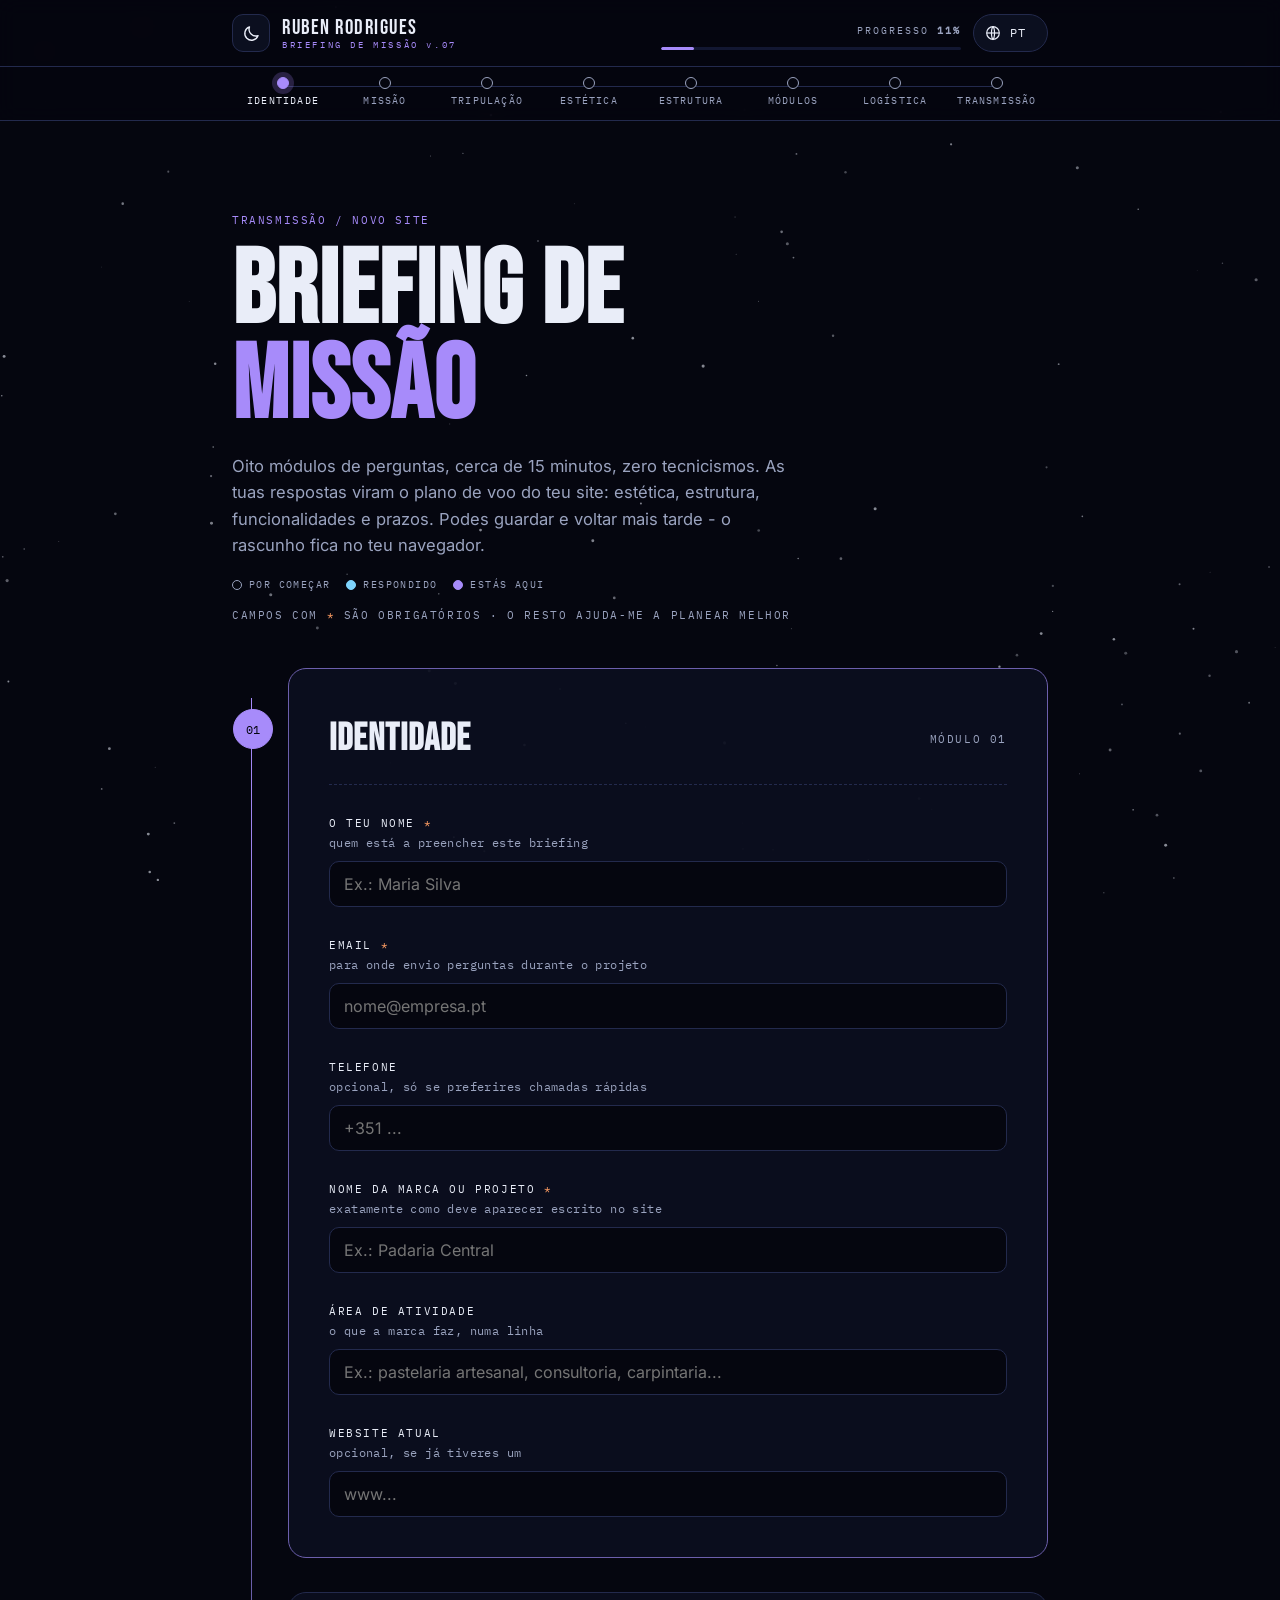
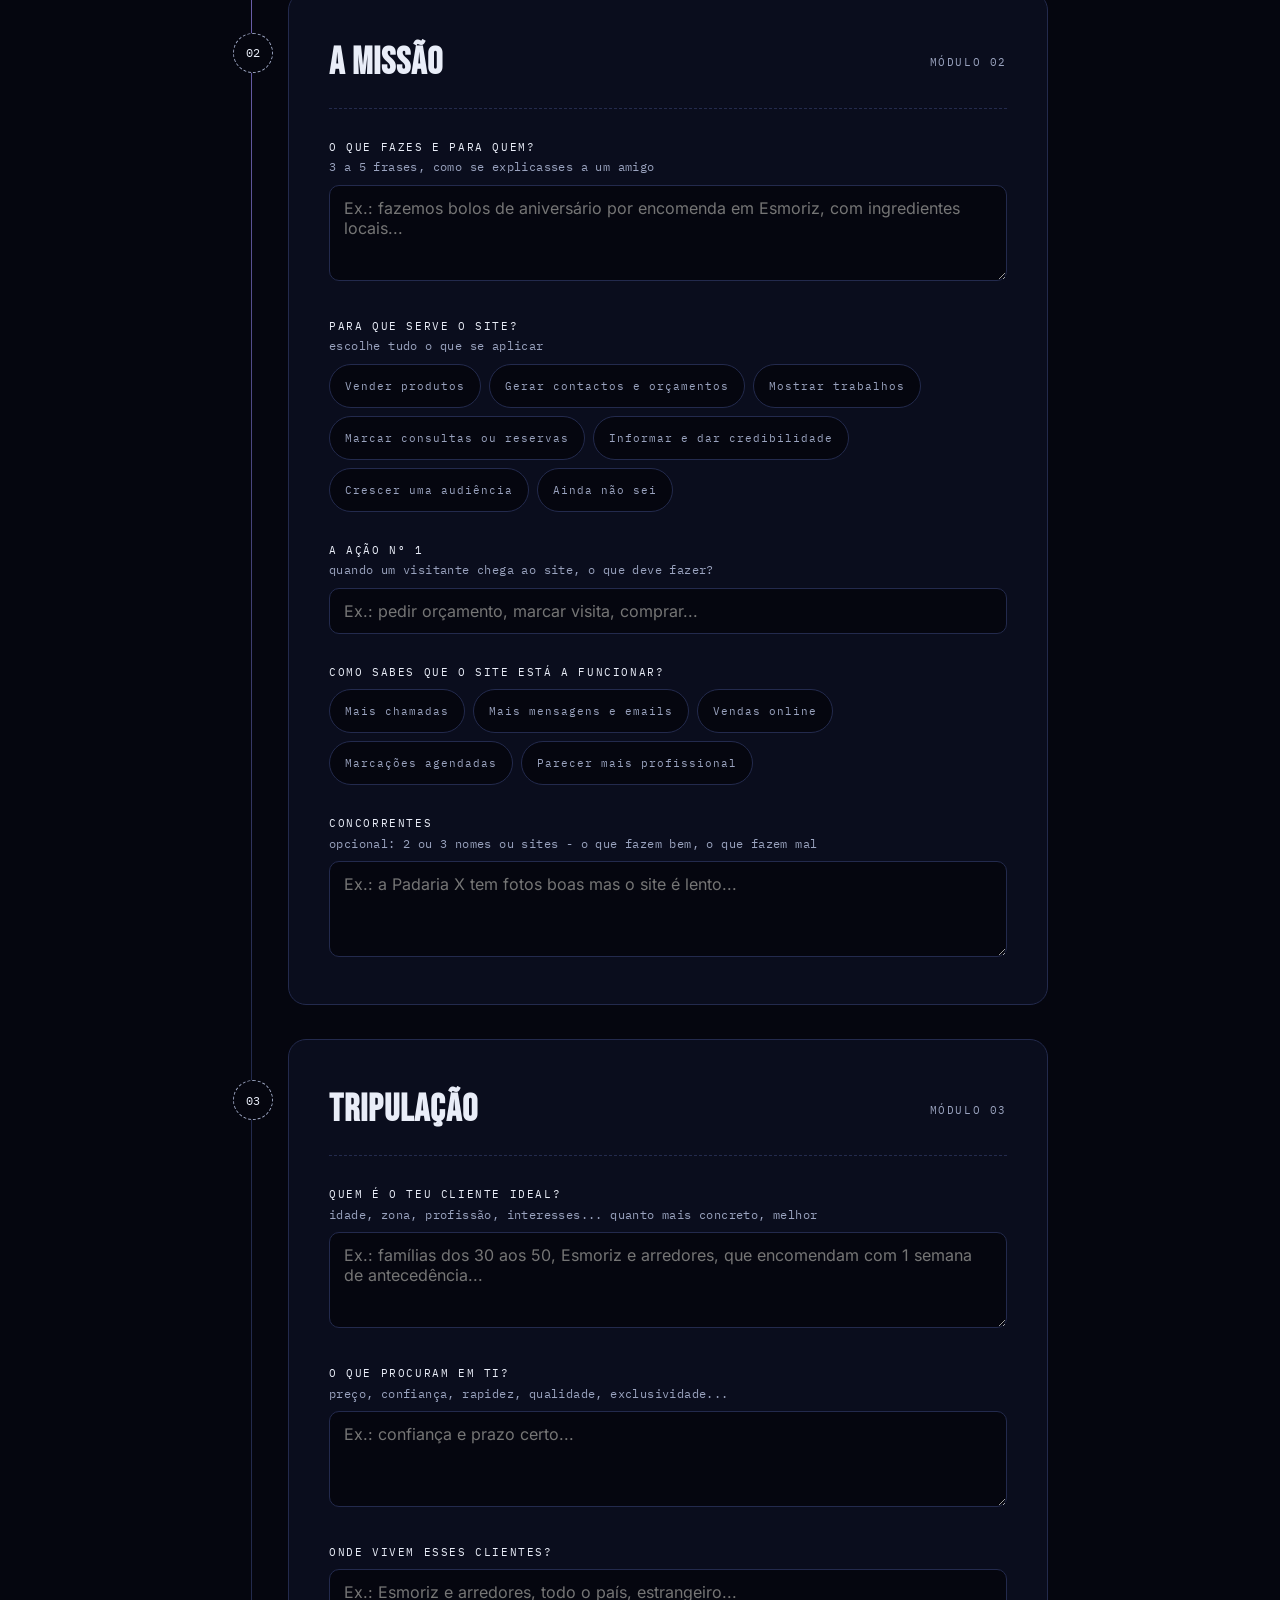
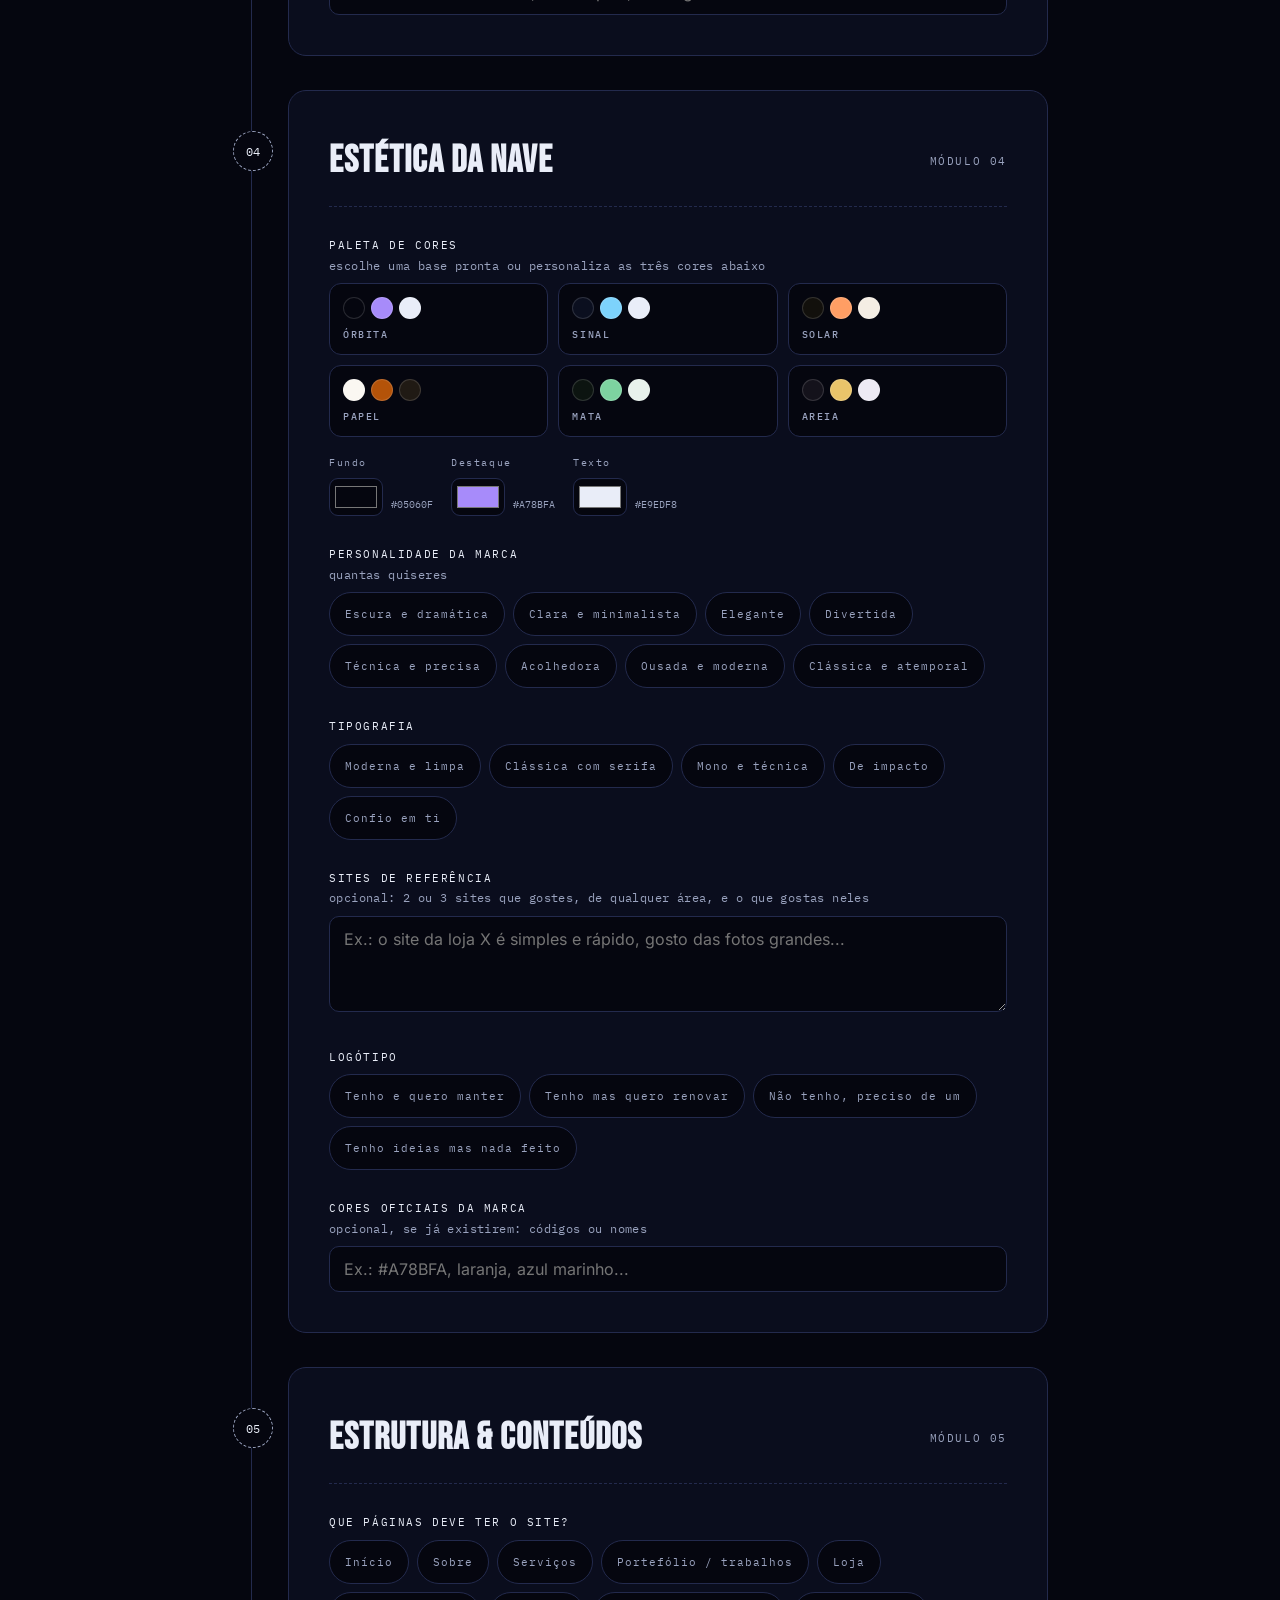
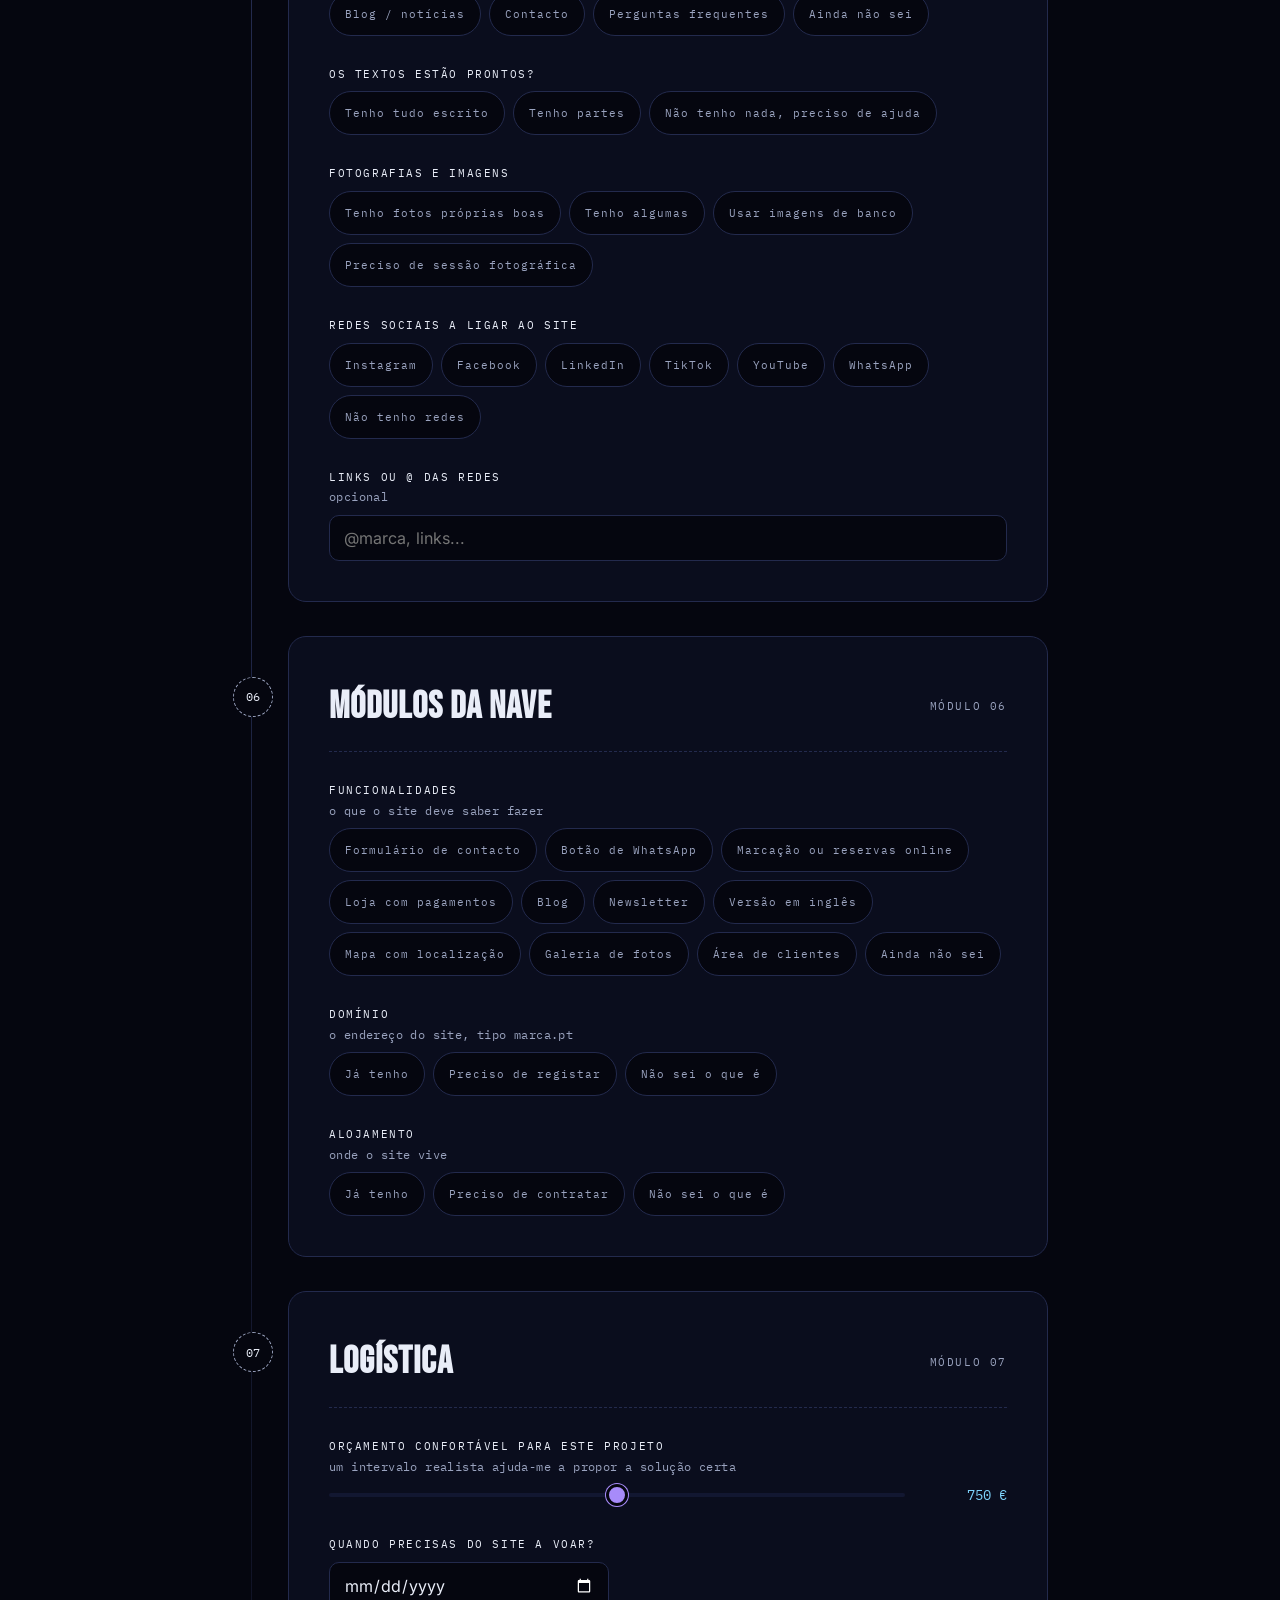
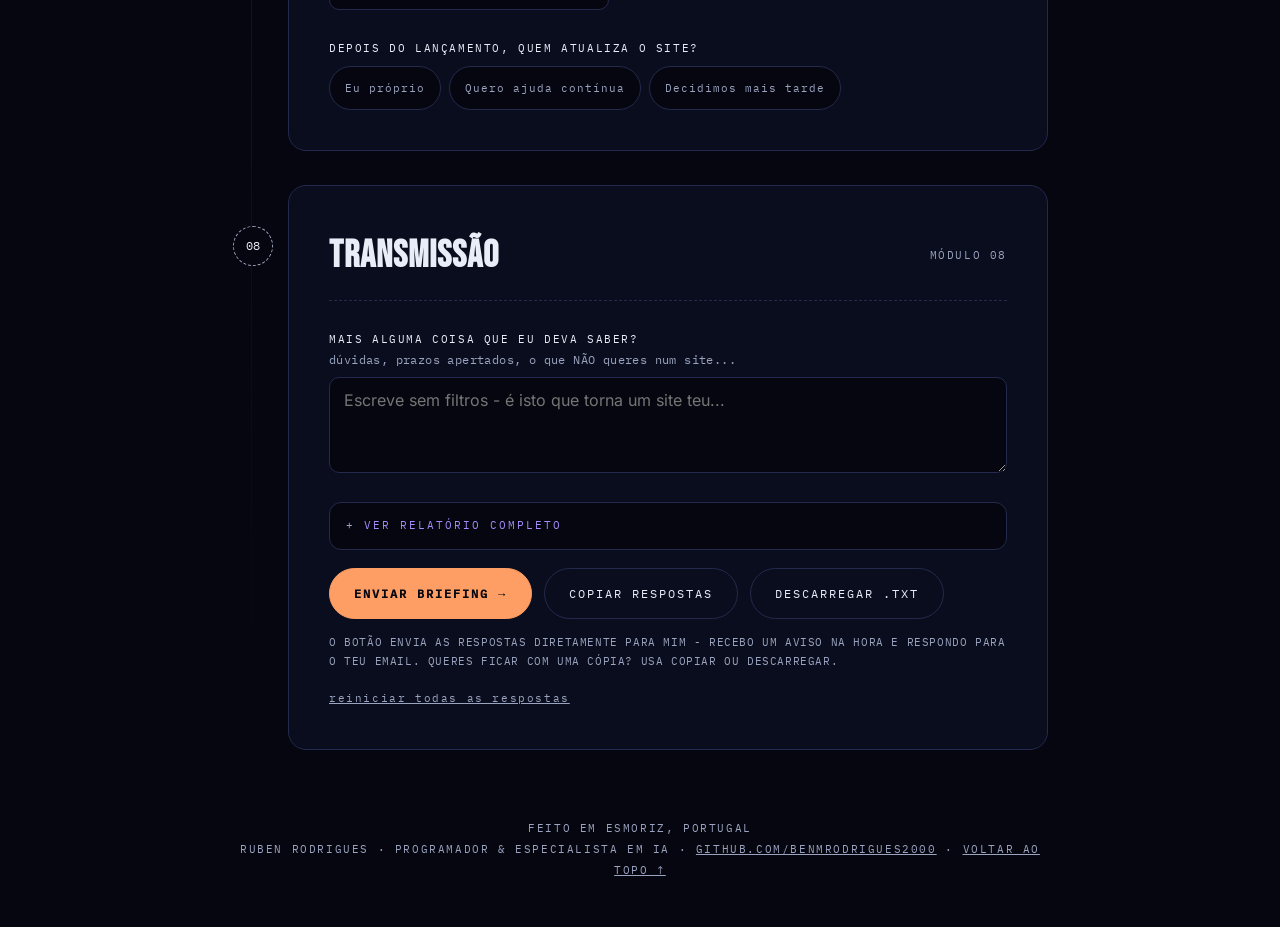
<file: briefing.html>
<!DOCTYPE html>
<html lang="pt-PT" data-lang="pt" data-theme="dark">
<head>
<meta charset="utf-8"/>
<meta name="viewport" content="width=device-width, initial-scale=1"/>
<meta name="color-scheme" content="dark"/>
<meta name="theme-color" content="#05060F"/>
<meta name="view-transition" content="same-origin"/>
<script>(function(){try{var q=new URLSearchParams(location.search);var l=q.get("lang"),t=q.get("theme"),L=null,T=null;try{L=localStorage.getItem("rr-lang");T=localStorage.getItem("rr-theme")}catch(e){}l=(l==="en"||l==="pt")?l:((L==="en"||L==="pt")?L:"pt");t=(t==="light"||t==="dark")?t:((T==="light"||T==="dark")?T:"dark");var r=document.documentElement;r.setAttribute("data-lang",l);r.setAttribute("lang",l==="en"?"en":"pt-PT");r.setAttribute("data-theme",t);var cs=document.querySelector('meta[name="color-scheme"]');if(cs)cs.content=t==="light"?"light":"dark";var tc=document.querySelector('meta[name="theme-color"]');if(tc)tc.content=t==="light"?"#F3F5FC":"#05060F";}catch(e){}})();</script>
<title data-en="Mission Briefing - Ruben Rodrigues">Briefing de Missão - Ruben Rodrigues</title>
<meta name="description" content="Briefing interativo para novos sites: oito módulos de perguntas. Responde, envia, e recebes um plano de voo para o teu projeto." data-en="Interactive briefing for new sites: eight modules of questions. Answer, send, and get a flight plan for your project."/>
<meta name="robots" content="noindex"/>
<link rel="preload" href="fonts/inter-400_700-latin.woff2" as="font" type="font/woff2" crossorigin>
<link rel="preload" href="fonts/bebas-neue-400-latin.woff2" as="font" type="font/woff2" crossorigin>
<link rel="stylesheet" href="fonts.css"/>
<style>
:root{
  --bg:#05060F; --surface:#0B0F1F; --surface2:#121731; --ink:#E9EDF8; --muted:#9AA3BF;
  --rule:#232A4D; --violet:#A78BFA; --orange:#FF9E64; --ice:#7DD3FC;
  --font-d:"Bebas Neue","Arial Narrow",sans-serif; --font-b:"Inter",-apple-system,Segoe UI,sans-serif; --font-m:"IBM Plex Mono",Consolas,monospace;
  --ease:cubic-bezier(.22,1,.36,1);
}
*{margin:0;padding:0;box-sizing:border-box}
html{scroll-behavior:smooth;scrollbar-color:#2B3358 #05060F}
::-webkit-scrollbar{width:11px}
::-webkit-scrollbar-track{background:#05060F}
::-webkit-scrollbar-thumb{background:#2B3358;border-radius:8px;border:2px solid #05060F}
::selection{background:var(--violet);color:var(--bg)}
body{background:var(--bg);color:var(--ink);font-family:var(--font-b);font-size:15px;line-height:1.6;padding-top:74px}
#field{position:fixed;inset:0;z-index:0;pointer-events:none}
.skip{position:absolute;left:-9999px;top:0;z-index:300;background:var(--orange);color:var(--bg);
  font-family:var(--font-m);font-size:12px;letter-spacing:1px;padding:12px 18px;border-radius:999px;text-decoration:none}
.skip:focus{left:12px;top:12px}
.wrap{max-width:880px;margin:0 auto;padding:0 clamp(16px,4vw,32px);position:relative;z-index:1}
.mono{font-family:var(--font-m);letter-spacing:1.6px;font-size:11px;color:var(--violet)}
.bar{position:fixed;top:0;left:0;right:0;z-index:10;background:rgba(5,6,15,.82);backdrop-filter:blur(10px);border-bottom:1px solid var(--rule)}
.bar-in{max-width:880px;margin:0 auto;padding:14px clamp(16px,4vw,32px);display:flex;align-items:center;justify-content:space-between;gap:16px}
.logo{font-family:var(--font-d);font-size:21px;letter-spacing:1.5px;line-height:1}
.logo > span{display:block;font-family:var(--font-m);font-size:8.5px;letter-spacing:2.6px;color:var(--violet);margin-top:3px}
.prog{width:min(300px,42vw);text-align:right}
.prog-label{font-family:var(--font-m);font-size:10px;letter-spacing:2px;color:var(--muted)}
.prog-track{height:3px;background:var(--surface2);border-radius:99px;margin-top:6px;overflow:hidden}
#prog-fill{height:100%;width:0;background:var(--violet);border-radius:99px;transition:width 300ms var(--ease)}
.head{padding:clamp(48px,8vw,84px) 0 10px}
.head h1{font-family:var(--font-d);font-size:clamp(58px,11vw,104px);line-height:.92;letter-spacing:1px;margin:14px 0 18px}
.head h1 em{font-style:normal;color:var(--violet)}
.lede{color:var(--muted);font-size:16.5px;max-width:56ch}
.hint{margin-top:14px;color:var(--muted)}
.req{color:var(--orange)}
.mod{background:rgba(11,15,31,.9);border:1px solid var(--rule);border-radius:18px;padding:clamp(22px,4vw,40px);margin:26px 0}
.mod-head{display:flex;align-items:baseline;gap:14px;border-bottom:1px solid var(--rule);padding-bottom:14px;margin-bottom:8px}
.mod-head h2{font-family:var(--font-d);font-size:clamp(28px,4.5vw,38px);letter-spacing:1px}
.q{margin-top:24px}
.ql{display:block;font-family:var(--font-m);font-size:11px;letter-spacing:1.6px;color:var(--ink);margin-bottom:10px;text-transform:uppercase}
.ql small{display:block;letter-spacing:.4px;color:var(--muted);text-transform:none;margin-top:3px;font-size:11.5px}
input[type=text],input[type=email],input[type=tel],input[type=date],textarea{
  width:100%;background:var(--bg);border:1px solid var(--rule);border-radius:10px;
  padding:12px 14px;color:var(--ink);font-family:var(--font-b);font-size:16px;transition:border-color 150ms var(--ease)}
input:focus,textarea:focus{border-color:var(--violet);outline:none}
input.invalid{border-color:#FF6B6B}
textarea{min-height:96px;resize:vertical}
input[type=date]{color-scheme:dark;max-width:280px}
.chips{display:flex;flex-wrap:wrap;gap:8px}
.chips button{
  display:inline-flex;align-items:center;min-height:44px;font-family:var(--font-m);font-size:11px;letter-spacing:1px;padding:9px 15px;border-radius:999px;
  background:var(--bg);border:1px solid var(--rule);color:var(--muted);cursor:pointer;
  transition:border-color 150ms var(--ease),color 150ms var(--ease),background 150ms var(--ease)}
.chips button:hover{border-color:var(--violet);color:var(--ink)}
.chips button.on{background:var(--violet);border-color:var(--violet);color:var(--bg)}
.paletas{display:grid;grid-template-columns:repeat(3,1fr);gap:10px;margin-bottom:18px}
.pal{display:flex;flex-direction:column;gap:9px;padding:13px;background:var(--bg);border:1px solid var(--rule);border-radius:12px;cursor:pointer;transition:border-color 150ms var(--ease)}
.pal:hover{border-color:var(--violet)}
.pal.on{border-color:var(--violet);box-shadow:0 0 0 1px var(--violet)}
.dots{display:flex;gap:6px}
.dot{width:22px;height:22px;border-radius:50%;border:1px solid rgba(255,255,255,.14)}
.pal b{font-family:var(--font-m);font-weight:500;font-size:10px;letter-spacing:1.6px;color:var(--muted)}
.pal.on b{color:var(--ink)}
.colores{display:flex;gap:18px;flex-wrap:wrap;align-items:end}
.cor label{display:block;font-family:var(--font-m);font-size:10px;letter-spacing:1.6px;color:var(--muted);margin-bottom:7px}
.cor input[type=color]{width:54px;height:38px;border:1px solid var(--rule);border-radius:9px;background:var(--bg);padding:3px;cursor:pointer}
.cor .hex{font-family:var(--font-m);font-size:10px;color:var(--muted);margin-left:8px}
.ranger{display:flex;align-items:center;gap:16px}
input[type=range]{flex:1;-webkit-appearance:none;appearance:none;height:4px;border-radius:99px;background:var(--surface2);outline:none}
input[type=range]::-webkit-slider-thumb{-webkit-appearance:none;width:22px;height:22px;border-radius:50%;background:var(--violet);border:3px solid var(--bg);box-shadow:0 0 0 1px var(--violet);cursor:pointer}
input[type=range]::-moz-range-thumb{width:16px;height:16px;border-radius:50%;background:var(--violet);border:3px solid var(--bg);box-shadow:0 0 0 1px var(--violet);cursor:pointer}
#orc-val{font-family:var(--font-m);font-size:14px;color:var(--ice);min-width:86px;text-align:right}
.send-grid{display:flex;gap:12px;flex-wrap:wrap;margin-top:18px}
.btn{display:inline-block;font-family:var(--font-m);font-size:12px;letter-spacing:2px;text-transform:uppercase;text-decoration:none;cursor:pointer;border-radius:999px;padding:15px 24px;line-height:inherit;transition:transform 150ms var(--ease),border-color 150ms var(--ease)}
.btn:active{transform:scale(.97)}
.btn-pri{background:var(--violet);color:var(--bg);border:1px solid var(--violet)}
.btn-ghost{background:transparent;color:var(--ink);border:1px solid var(--rule)}
.btn-ghost:hover{border-color:var(--violet)}
.send-note{font-family:var(--font-m);font-size:10.5px;letter-spacing:.6px;color:var(--muted);margin-top:14px;line-height:1.8}
details.repo{margin-top:22px;border:1px solid var(--rule);border-radius:12px;background:var(--bg)}
details.repo summary{font-family:var(--font-m);font-size:11px;letter-spacing:2px;color:var(--violet);cursor:pointer;padding:14px 16px;list-style:none}
details.repo summary::before{content:"+ ";color:var(--muted)}
details.repo[open] summary::before{content:"- "}
#repo{font-family:var(--font-m);font-size:11.5px;line-height:1.9;color:var(--muted);white-space:pre-wrap;padding:0 16px 16px;max-height:340px;overflow:auto}
.toast{position:fixed;left:50%;bottom:26px;transform:translate(-50%,12px);z-index:50;background:var(--surface2);border:1px solid var(--violet);color:var(--ink);font-family:var(--font-m);font-size:12px;letter-spacing:1px;padding:11px 20px;border-radius:999px;opacity:0;pointer-events:none;transition:opacity 220ms var(--ease),transform 220ms var(--ease)}
.toast.show{opacity:1;transform:translate(-50%,0)}
.foot{font-family:var(--font-m);font-size:10.5px;letter-spacing:1.6px;color:var(--muted);text-align:center;padding:34px 0 46px;line-height:2}
.foot a{color:var(--muted)}
.linkish{background:none;border:none;color:var(--muted);font-family:var(--font-m);font-size:10.5px;letter-spacing:1.6px;cursor:pointer;text-decoration:underline;margin-top:20px}
.linkish:hover{color:var(--orange)}
:focus-visible{outline:2px solid var(--violet);outline-offset:2px}
@media (max-width:720px){
  body{padding-bottom:env(safe-area-inset-bottom)}
  .paletas{grid-template-columns:repeat(2,1fr)}
  .prog{width:34vw}
  .send-grid .btn{flex:1 1 100%;text-align:center}
  .toast{max-width:calc(100% - 32px);text-align:center}
}
@media (max-width:420px){
  body{padding-top:68px}
  .bar-in{padding:10px 16px;gap:10px}
  .logo{font-size:19px}
  .logo > span{font-size:7.5px;letter-spacing:1.8px}
  .head{padding-top:40px}
  .mod{border-radius:14px;padding:20px 16px}
  .mod-head{align-items:flex-start;flex-direction:column;gap:5px}
  .ranger{gap:10px}
  #orc-val{min-width:72px}
}
@media (prefers-reduced-motion:reduce){
  html{scroll-behavior:auto}
  *{transition:none !important;animation:none !important}
}

/* ---- language + theme controls (injected) ---- */
[data-lang="pt"] .en,[data-lang="en"] .pt{display:none !important}
/* Light accents: the dark-mode pastels fall to 1.7-2.7:1 on white. These pass
   AA as text, and --bg text on --violet (primary button, selected chips) is 5.2:1. */
html[data-theme="light"]{--bg:#F3F5FC;--surface:#FFFFFF;--surface2:#E9ECF8;--ink:#171B30;--muted:#59608A;--rule:#D6DBEC;--violet:#6D4AE0;--orange:#B4540F;--ice:#0B77A8}
/* Swatch outlines: the white hairline vanished against light cards. */
html[data-theme="light"] .dot{border-color:rgba(10,13,27,.22)}
html[data-theme="light"] .bar{background:rgba(255,255,255,.85)}
html[data-theme="light"] .mod{background:rgba(255,255,255,.92)}
html[data-theme="light"] #field{display:none}
html[data-theme="light"] input[type=date]{color-scheme:light}
html[data-theme="light"]{scrollbar-color:#C4CADD #F3F5FC}
html[data-theme="light"]::-webkit-scrollbar-track{background:#F3F5FC}
html[data-theme="light"]::-webkit-scrollbar-thumb{background:#C4CADD;border-color:#F3F5FC}
.bar-ctl{position:relative;flex:0 0 auto;width:38px;height:38px;border-radius:11px;display:grid;place-items:center;border:1px solid var(--rule);background:var(--surface);color:var(--ink);overflow:hidden;cursor:pointer;transition:border-color .15s,color .15s,transform .15s}
.bar-ctl:hover{border-color:var(--violet);color:var(--violet);transform:translateY(-1px)}
.bar-ctl svg{width:19px;height:19px;fill:none;stroke:currentColor;stroke-width:1.7;stroke-linecap:round;stroke-linejoin:round}
.theme-toggle .t-icon{position:absolute;inset:0;display:grid;place-items:center}
.theme-toggle .t-sun .rays{transform-origin:12px 12px}
[data-theme="dark"] .theme-toggle .t-sun{opacity:0;transform:scale(.4) rotate(-90deg)}
[data-theme="dark"] .theme-toggle .t-moon{opacity:1}
[data-theme="light"] .theme-toggle .t-sun{opacity:1}
[data-theme="light"] .theme-toggle .t-moon{opacity:0;transform:scale(.4) rotate(90deg)}
.theme-toggle.ready .t-icon{transition:opacity .32s,transform .46s}
.theme-toggle.ready.pop{animation:rr-pop .46s var(--ease)}
.theme-toggle.ready.pop .t-sun .rays{animation:rr-rays .9s var(--ease)}
@keyframes rr-pop{0%{transform:scale(1)}40%{transform:scale(1.16)}100%{transform:scale(1)}}
@keyframes rr-rays{from{transform:rotate(0)}to{transform:rotate(180deg)}}
.lang-toggle{display:inline-flex;align-items:center;gap:8px;height:38px;padding:0 13px 0 10px;border-radius:999px;border:1px solid var(--rule);background:var(--surface);color:var(--ink);font-family:var(--font-m);font-size:12px;letter-spacing:.08em;cursor:pointer;transition:border-color .15s,color .15s,transform .15s}
.lang-toggle:hover{border-color:var(--violet);color:var(--violet)}
.lt-globe{display:grid;place-items:center;width:18px;height:18px;animation:rr-spin 16s linear infinite}
.lang-toggle:hover .lt-globe{animation-duration:3.5s}
.lt-globe svg{width:18px;height:18px;fill:none;stroke:currentColor;stroke-width:1.6}
@keyframes rr-spin{to{transform:rotate(360deg)}}
.lt-stack{position:relative;display:block;height:14px;width:24px;overflow:hidden}
.lt-code{position:absolute;left:0;top:0;height:14px;line-height:14px;white-space:nowrap;transition:transform .32s var(--ease),opacity .32s var(--ease)}
[data-lang="pt"] .lt-en{transform:translateY(16px);opacity:0}
[data-lang="pt"] .lt-pt{opacity:1}
[data-lang="en"] .lt-pt{transform:translateY(-16px);opacity:0}
[data-lang="en"] .lt-en{transform:translateY(-16px);opacity:1}
.lang-toggle.flip{animation:rr-bounce .56s var(--ease)}
.lang-toggle.flip .lt-globe{animation:rr-spin .64s var(--ease)}
@keyframes rr-bounce{0%{transform:scale(1)}28%{transform:scale(.9) rotate(-3deg)}62%{transform:scale(1.07) rotate(3deg)}100%{transform:scale(1)}}
@media (prefers-reduced-motion:reduce){.lt-globe,.lang-toggle.flip,.theme-toggle.ready.pop{animation:none}}

/* ===========================================================================
   GESTALT LAYER - 2026 redesign
   Similarity: violet = where you are / selected, cyan = answered, coral = act.
   Connectedness: the 8 module stars are joined by one line.
   Common region: each module is one framed card, numbered in a ring.
   Continuity: a thin axis runs down the left of the form, through every ring.
   Proximity: label, hint and field sit tight; questions are separated by air.
   =========================================================================== */
body{padding-top:128px}
.mod-index{border-top:1px solid var(--rule)}
.mi-in{position:relative;max-width:880px;margin:0 auto;padding:10px clamp(16px,4vw,32px) 12px;display:grid;grid-template-columns:repeat(8,1fr)}
.mi-rail{position:absolute;left:calc(clamp(16px,4vw,32px) + 6.25% ); right:calc(clamp(16px,4vw,32px) + 6.25%);top:19px;height:1px;background:var(--rule)}
.mod-index a{position:relative;display:grid;justify-items:center;gap:4px;text-decoration:none;color:var(--muted);font-family:var(--font-m);font-size:9.5px;letter-spacing:1.2px;text-transform:uppercase}
.mod-index i{width:12px;height:12px;border-radius:50%;border:1.5px solid var(--muted);background:var(--bg);transition:background .2s,border-color .2s,box-shadow .2s}
.mod-index a.done i{background:var(--ice);border-color:var(--ice)}
.mod-index a.cur{color:var(--ink)}
.mod-index a.cur i{background:var(--violet);border-color:var(--violet);box-shadow:0 0 0 5px color-mix(in srgb,var(--violet) 22%,transparent)}
.mod-index a:hover{color:var(--ink)}
.mod-index a:hover i{border-color:var(--violet)}
.mi-n{display:none}
.mi-l{white-space:nowrap}
.mod-legend{display:flex;flex-wrap:wrap;gap:16px;margin-top:18px;font-family:var(--font-m);font-size:10px;letter-spacing:1.4px;color:var(--muted);text-transform:uppercase}
.mod-legend span{display:inline-flex;align-items:center;gap:7px}
.mod-legend i{width:10px;height:10px;border-radius:50%;border:1.5px solid var(--muted)}
.mod-legend .l-done i{background:var(--ice);border-color:var(--ice)}
.mod-legend .l-cur i{background:var(--violet);border-color:var(--violet)}
#form{position:relative;padding-left:56px}
#form::before{content:"";position:absolute;left:19px;top:30px;bottom:30px;width:1px;background:linear-gradient(var(--violet),var(--rule) 30%,var(--rule) 70%,transparent)}
.mod{position:relative;scroll-margin-top:140px;margin:34px 0;background:color-mix(in srgb,var(--surface) 92%,transparent)}
.mod-head{position:static;align-items:center;gap:12px;border-bottom:1px dashed var(--rule)}
.mod-n{position:absolute;left:-56px;top:clamp(22px,4vw,40px);width:40px;height:40px;border-radius:50%;display:grid;place-items:center;
  font-family:var(--font-m);font-size:12px;color:var(--ink);background:var(--bg);border:1.5px dashed var(--muted);transition:border-color .2s,background .2s,color .2s}
.mod.is-done .mod-n{border:1.5px solid var(--ice);color:var(--ice)}
.mod.is-cur .mod-n{border:1.5px solid var(--violet);color:var(--bg);background:var(--violet)}
.mod.is-cur{border-color:color-mix(in srgb,var(--violet) 55%,var(--rule))}
.mod-k{order:2;margin-left:auto;color:var(--muted)}
.q{margin-top:30px}
.ql{margin-bottom:8px}
.ql small{margin-top:2px}
.btn-pri{background:var(--orange);border-color:var(--orange);color:var(--bg);font-weight:600}
.btn-pri:hover{filter:brightness(1.06)}
.head h1 em{color:var(--violet)}
@media (max-width:720px){
  body{padding-top:120px}
  .mi-l{display:none}.mi-n{display:block}
  #form{padding-left:0}
  #form::before,.mod-n{display:none}
  .mod-head{flex-direction:row}
}
@media (max-width:420px){body{padding-top:112px}}
@media print{.mod-index{display:none}#form{padding-left:0}#form::before,.mod-n{display:none}}

/* ===========================================================================
   TRANSMISSION - direct send to Google Sheets (see tools/briefing-sheets.gs)
   html.has-sheets  = SHEETS_URL configured (otherwise the button mails).
   form.is-busy     = request in flight.  form.is-sent = row written.
   form.post-failed = last attempt failed: offer the email route as well.
   Closure: the dashed module ring becomes a solid cyan ring with a check.
   =========================================================================== */
.when-sheets,.when-sent,.when-busy{display:none}
html.has-sheets .when-mail{display:none}
html.has-sheets .when-sheets{display:inline}
html.has-sheets form.is-sent .when-sheets{display:none}
html.has-sheets form.is-sent .when-sent{display:inline}
html.has-sheets form.is-busy .when-sheets,html.has-sheets form.is-busy .when-sent{display:none}
html.has-sheets form.is-busy .when-busy{display:inline}
form.is-busy #m-mail{opacity:.65;cursor:progress}
#m-mailfb{display:none}
form.post-failed #m-mailfb{display:inline-block}
.hp{position:absolute !important;left:-9999px !important;top:auto !important;width:1px;height:1px;overflow:hidden}
.sent{display:flex;gap:16px;align-items:flex-start;margin-top:26px;padding:20px 22px;border:1px solid var(--ice);border-radius:14px;
  background:color-mix(in srgb,var(--ice) 8%,transparent);outline:none}
.sent[hidden]{display:none}
.sent-ring{flex:0 0 40px;width:40px;height:40px;border-radius:50%;border:1.5px solid var(--ice);color:var(--ice);display:grid;place-items:center;
  font-family:var(--font-m);font-size:16px;background:var(--bg)}
.sent .mono{color:var(--ice)}
.sent h3{font-family:var(--font-d);font-size:clamp(24px,4vw,30px);letter-spacing:1px;margin:4px 0 6px;line-height:1.05}
.sent p{color:var(--muted)}
.sent b{color:var(--ink);font-weight:600}
.sent-meta{font-family:var(--font-m);font-size:10.5px;letter-spacing:1px;margin-top:8px;text-transform:uppercase}
@media (max-width:420px){.sent{padding:16px;gap:12px}.sent-ring{flex-basis:34px;width:34px;height:34px;font-size:14px}}

@media print{
  *{color:#111 !important;background:#fff !important;box-shadow:none !important}
  #field,.bar,.send-grid,.linkish,.toast{display:none !important}
  .mod{border-color:#ccc;break-inside:avoid}
  .head h1,.mod-head h2{color:#000 !important}
}
</style>
</head>
<body>
<a class="skip" href="#main"><span class="pt">Saltar para o conteúdo</span><span class="en">Skip to content</span></a>
<canvas id="field" aria-hidden="true"></canvas>

<header class="bar">
  <div class="bar-in">
    <div style="display:flex;align-items:center;gap:12px">
<button class="bar-ctl theme-toggle" id="themeToggle" type="button" aria-label="Ativar modo claro" title="Ativar modo claro" aria-pressed="false"><span class="t-icon t-sun" aria-hidden="true"><svg viewBox="0 0 24 24"><circle cx="12" cy="12" r="4"></circle><g class="rays"><line x1="12" y1="1.6" x2="12" y2="4"></line><line x1="12" y1="20" x2="12" y2="22.4"></line><line x1="1.6" y1="12" x2="4" y2="12"></line><line x1="20" y1="12" x2="22.4" y2="12"></line><line x1="4.4" y1="4.4" x2="6.1" y2="6.1"></line><line x1="17.9" y1="17.9" x2="19.6" y2="19.6"></line><line x1="4.4" y1="19.6" x2="6.1" y2="17.9"></line><line x1="17.9" y1="6.1" x2="19.6" y2="4.4"></line></g></svg></span><span class="t-icon t-moon" aria-hidden="true"><svg viewBox="0 0 24 24"><path d="M20.3 14.6A8.6 8.6 0 0 1 9.4 3.7a8.6 8.6 0 1 0 10.9 10.9z"></path></svg></span></button>
    <div class="logo">RUBEN RODRIGUES<span><span class="pt">BRIEFING DE MISSÃO v.07</span><span class="en">MISSION BRIEF v.07</span></span></div></div>
    <div style="display:flex;align-items:center;gap:12px">
    <div class="prog">
      <span class="prog-label"><span class="pt">PROGRESSO</span><span class="en">PROGRESS</span> <b id="prog-pct">0%</b></span>
      <div class="prog-track"><div id="prog-fill"></div></div>
    </div>
<button class="lang-toggle" id="langToggle" type="button" aria-label="Switch to English" title="Switch to English"><span class="lt-globe" aria-hidden="true"><svg viewBox="0 0 24 24"><circle cx="12" cy="12" r="8.4"></circle><path d="M3.6 12h16.8"></path><path d="M12 3.6c2.7 2.5 2.7 14.1 0 16.8-2.7-2.7-2.7-14.3 0-16.8z"></path></svg></span><span class="lt-stack" aria-hidden="true"><span class="lt-code lt-pt">PT</span><span class="lt-code lt-en">EN</span></span></button>
    </div>
  </div>
  <nav class="mod-index" aria-label="Módulos do briefing / Brief modules">
    <div class="mi-in"><span class="mi-rail" aria-hidden="true"></span><a href="#m1" data-m="1"><i></i><span class="mi-n">01</span><span class="mi-l"><span class="pt">Identidade</span><span class="en">Identity</span></span></a><a href="#m2" data-m="2"><i></i><span class="mi-n">02</span><span class="mi-l"><span class="pt">Missão</span><span class="en">Mission</span></span></a><a href="#m3" data-m="3"><i></i><span class="mi-n">03</span><span class="mi-l"><span class="pt">Tripulação</span><span class="en">Crew</span></span></a><a href="#m4" data-m="4"><i></i><span class="mi-n">04</span><span class="mi-l"><span class="pt">Estética</span><span class="en">Aesthetics</span></span></a><a href="#m5" data-m="5"><i></i><span class="mi-n">05</span><span class="mi-l"><span class="pt">Estrutura</span><span class="en">Structure</span></span></a><a href="#m6" data-m="6"><i></i><span class="mi-n">06</span><span class="mi-l"><span class="pt">Módulos</span><span class="en">Modules</span></span></a><a href="#m7" data-m="7"><i></i><span class="mi-n">07</span><span class="mi-l"><span class="pt">Logística</span><span class="en">Logistics</span></span></a><a href="#m8" data-m="8"><i></i><span class="mi-n">08</span><span class="mi-l"><span class="pt">Transmissão</span><span class="en">Transmission</span></span></a></div>
  </nav>
</header>

<main class="wrap" id="main">
<section class="head">
  <p class="mono"><span class="pt">TRANSMISSÃO / NOVO SITE</span><span class="en">TRANSMISSION / NEW SITE</span></p>
  <h1><span class="pt">Briefing de<br/><em>Missão</em></span><span class="en">Mission<br/><em>Briefing</em></span></h1>
  <p class="lede"><span class="pt">Oito módulos de perguntas, cerca de 15 minutos, zero tecnicismos. As tuas respostas viram o plano de voo do teu site: estética, estrutura, funcionalidades e prazos. Podes guardar e voltar mais tarde - o rascunho fica no teu navegador.</span><span class="en">Eight modules of questions, about 15 minutes, zero jargon. Your answers become your site's flight plan: aesthetics, structure, features and deadlines. You can save and come back later - the draft stays in your browser.</span></p>
  <div class="mod-legend" aria-hidden="true"><span><i></i><span class="pt">Por começar</span><span class="en">Not started</span></span><span class="l-done"><i></i><span class="pt">Respondido</span><span class="en">Answered</span></span><span class="l-cur"><i></i><span class="pt">Estás aqui</span><span class="en">You are here</span></span></div>
  <p class="mono hint"><span class="pt">CAMPOS COM <span class="req">*</span> SÃO OBRIGATÓRIOS · O RESTO AJUDA-ME A PLANEAR MELHOR</span><span class="en">FIELDS MARKED <span class="req">*</span> ARE REQUIRED · THE REST HELPS ME PLAN BETTER</span></p>
</section>

<form id="form" novalidate>

<section class="mod" id="m1" data-n="01">
  <div class="mod-head"><span class="mod-n" aria-hidden="true">01</span><span class="mono mod-k"><span class="pt">MÓDULO 01</span><span class="en">MODULE 01</span></span><h2><span class="pt">Identidade</span><span class="en">Identity</span></h2></div>

  <div class="q">
    <label class="ql" for="f-nome"><span class="pt">O teu nome</span><span class="en">Your name</span> <span class="req">*</span><small><span class="pt">quem está a preencher este briefing</span><span class="en">who is filling in this brief</span></small></label>
    <input type="text" id="f-nome" data-key="nome" data-label="Nome" data-label-en="Name" data-sec="01 · IDENTIDADE" data-sec-en="01 · IDENTITY" autocomplete="name" placeholder="Ex.: Maria Silva" data-ph-en="E.g.: Jane Doe" required aria-required="true"/>
  </div>
  <div class="q">
    <label class="ql" for="f-email"><span class="pt">Email</span><span class="en">Email</span> <span class="req">*</span><small><span class="pt">para onde envio perguntas durante o projeto</span><span class="en">where I send questions during the project</span></small></label>
    <input type="email" id="f-email" data-key="email" data-label="Email" data-label-en="Email" data-sec="01 · IDENTIDADE" data-sec-en="01 · IDENTITY" autocomplete="email" placeholder="nome@empresa.pt" data-ph-en="name@company.com" required aria-required="true"/>
  </div>
  <div class="q">
    <label class="ql" for="f-tel"><span class="pt">Telefone</span><span class="en">Phone</span><small><span class="pt">opcional, só se preferires chamadas rápidas</span><span class="en">optional, only if you prefer quick calls</span></small></label>
    <input type="tel" id="f-tel" data-key="telefone" data-label="Telefone" data-label-en="Phone" data-sec="01 · IDENTIDADE" data-sec-en="01 · IDENTITY" autocomplete="tel" placeholder="+351 ..."/>
  </div>
  <div class="q">
    <label class="ql" for="f-marca"><span class="pt">Nome da marca ou projeto</span><span class="en">Brand or project name</span> <span class="req">*</span><small><span class="pt">exatamente como deve aparecer escrito no site</span><span class="en">exactly as it should appear on the site</span></small></label>
    <input type="text" id="f-marca" data-key="marca" data-label="Marca" data-label-en="Brand" data-sec="01 · IDENTIDADE" data-sec-en="01 · IDENTITY" placeholder="Ex.: Padaria Central" data-ph-en="E.g.: Central Bakery" required aria-required="true"/>
  </div>
  <div class="q">
    <label class="ql" for="f-area"><span class="pt">Área de atividade</span><span class="en">Field of activity</span><small><span class="pt">o que a marca faz, numa linha</span><span class="en">what the brand does, in one line</span></small></label>
    <input type="text" id="f-area" data-key="area" data-label="Área de atividade" data-label-en="Field of activity" data-sec="01 · IDENTIDADE" data-sec-en="01 · IDENTITY" placeholder="Ex.: pastelaria artesanal, consultoria, carpintaria..." data-ph-en="E.g.: artisan bakery, consulting, carpentry..."/>
  </div>
  <div class="q">
    <label class="ql" for="f-atual"><span class="pt">Website atual</span><span class="en">Current website</span><small><span class="pt">opcional, se já tiveres um</span><span class="en">optional, if you already have one</span></small></label>
    <input type="text" id="f-atual" data-key="site_atual" data-label="Website atual" data-label-en="Current website" data-sec="01 · IDENTIDADE" data-sec-en="01 · IDENTITY" placeholder="www..."/>
  </div>
</section>

<section class="mod" id="m2" data-n="02">
  <div class="mod-head"><span class="mod-n" aria-hidden="true">02</span><span class="mono mod-k"><span class="pt">MÓDULO 02</span><span class="en">MODULE 02</span></span><h2><span class="pt">A missão</span><span class="en">The mission</span></h2></div>

  <div class="q">
    <label class="ql" for="f-oque"><span class="pt">O que fazes e para quem?</span><span class="en">What do you do and for whom?</span><small><span class="pt">3 a 5 frases, como se explicasses a um amigo</span><span class="en">3 to 5 sentences, as if explaining to a friend</span></small></label>
    <textarea id="f-oque" data-key="o_que_fazes" data-label="O que fazes" data-label-en="What you do" data-sec="02 · A MISSÃO" data-sec-en="02 · THE MISSION" placeholder="Ex.: fazemos bolos de aniversário por encomenda em Esmoriz, com ingredientes locais..." data-ph-en="E.g.: we make custom birthday cakes in Esmoriz, with local ingredients..."></textarea>
  </div>
  <div class="q">
    <fieldset style="border:none"><legend class="ql"><span class="pt">Para que serve o site?</span><span class="en">What is the site for?</span><small><span class="pt">escolhe tudo o que se aplicar</span><span class="en">choose everything that applies</span></small></legend>
    <div class="chips" data-key="objetivos" data-label="Objetivos do site" data-label-en="Site goals" data-sec="02 · A MISSÃO" data-sec-en="02 · THE MISSION">
      <button type="button" data-val="Vender produtos (loja online)" data-val-en="Sell products (online store)"><span class="pt">Vender produtos</span><span class="en">Sell products (online store)</span></button>
      <button type="button" data-val="Gerar contactos e orçamentos" data-val-en="Generate leads and quotes"><span class="pt">Gerar contactos e orçamentos</span><span class="en">Generate leads and quotes</span></button>
      <button type="button" data-val="Mostrar trabalhos (portefólio)" data-val-en="Show work (portfolio)"><span class="pt">Mostrar trabalhos</span><span class="en">Show work (portfolio)</span></button>
      <button type="button" data-val="Marcar consultas ou reservas" data-val-en="Book appointments or reservations"><span class="pt">Marcar consultas ou reservas</span><span class="en">Book appointments or reservations</span></button>
      <button type="button" data-val="Informar e dar credibilidade" data-val-en="Inform and build credibility"><span class="pt">Informar e dar credibilidade</span><span class="en">Inform and build credibility</span></button>
      <button type="button" data-val="Crescer uma audiência" data-val-en="Grow an audience"><span class="pt">Crescer uma audiência</span><span class="en">Grow an audience</span></button>
      <button type="button" data-val="Ainda não sei - ajudar a decidir" data-val-en="Not sure yet - help me decide"><span class="pt">Ainda não sei</span><span class="en">Not sure yet - help me decide</span></button>
    </div></fieldset>
  </div>
  <div class="q">
    <label class="ql" for="f-acao"><span class="pt">A ação nº 1</span><span class="en">Action #1</span><small><span class="pt">quando um visitante chega ao site, o que deve fazer?</span><span class="en">when a visitor lands on the site, what should they do?</span></small></label>
    <input type="text" id="f-acao" data-key="acao_principal" data-label="Ação principal" data-label-en="Primary action" data-sec="02 · A MISSÃO" data-sec-en="02 · THE MISSION" placeholder="Ex.: pedir orçamento, marcar visita, comprar..." data-ph-en="E.g.: request a quote, book a visit, buy..."/>
  </div>
  <div class="q">
    <fieldset style="border:none"><legend class="ql"><span class="pt">Como sabes que o site está a funcionar?</span><span class="en">How do you know the site is working?</span></legend>
    <div class="chips" data-key="sucesso" data-label="Medidas de sucesso" data-label-en="Success metrics" data-sec="02 · A MISSÃO" data-sec-en="02 · THE MISSION">
      <button type="button" data-val="Mais chamadas" data-val-en="More calls"><span class="pt">Mais chamadas</span><span class="en">More calls</span></button>
      <button type="button" data-val="Mais mensagens e emails" data-val-en="More messages and emails"><span class="pt">Mais mensagens e emails</span><span class="en">More messages and emails</span></button>
      <button type="button" data-val="Vendas online" data-val-en="Online sales"><span class="pt">Vendas online</span><span class="en">Online sales</span></button>
      <button type="button" data-val="Marcações agendadas" data-val-en="Scheduled bookings"><span class="pt">Marcações agendadas</span><span class="en">Scheduled bookings</span></button>
      <button type="button" data-val="Parecer mais profissional" data-val-en="Look more professional"><span class="pt">Parecer mais profissional</span><span class="en">Look more professional</span></button>
    </div></fieldset>
  </div>
  <div class="q">
    <label class="ql" for="f-concorrentes"><span class="pt">Concorrentes</span><span class="en">Competitors</span><small><span class="pt">opcional: 2 ou 3 nomes ou sites - o que fazem bem, o que fazem mal</span><span class="en">optional: 2 or 3 names or sites - what they do well, what they do badly</span></small></label>
    <textarea id="f-concorrentes" data-key="concorrentes" data-label="Concorrentes" data-label-en="Competitors" data-sec="02 · A MISSÃO" data-sec-en="02 · THE MISSION" placeholder="Ex.: a Padaria X tem fotos boas mas o site é lento..." data-ph-en="E.g.: Bakery X has great photos but the site is slow..."></textarea>
  </div>
</section>

<section class="mod" id="m3" data-n="03">
  <div class="mod-head"><span class="mod-n" aria-hidden="true">03</span><span class="mono mod-k"><span class="pt">MÓDULO 03</span><span class="en">MODULE 03</span></span><h2><span class="pt">Tripulação</span><span class="en">Crew</span></h2></div>

  <div class="q">
    <label class="ql" for="f-publico"><span class="pt">Quem é o teu cliente ideal?</span><span class="en">Who is your ideal client?</span><small><span class="pt">idade, zona, profissão, interesses... quanto mais concreto, melhor</span><span class="en">age, area, profession, interests... the more concrete, the better</span></small></label>
    <textarea id="f-publico" data-key="cliente_ideal" data-label="Cliente ideal" data-label-en="Ideal client" data-sec="03 · TRIPULAÇÃO" data-sec-en="03 · CREW" placeholder="Ex.: famílias dos 30 aos 50, Esmoriz e arredores, que encomendam com 1 semana de antecedência..." data-ph-en="E.g.: families aged 30-50, in Esmoriz and nearby, who order a week ahead..."></textarea>
  </div>
  <div class="q">
    <label class="ql" for="f-procuram"><span class="pt">O que procuram em ti?</span><span class="en">What do they look for in you?</span><small><span class="pt">preço, confiança, rapidez, qualidade, exclusividade...</span><span class="en">price, trust, speed, quality, exclusivity...</span></small></label>
    <textarea id="f-procuram" data-key="o_que_procuram" data-label="O que procuram" data-label-en="What they look for" data-sec="03 · TRIPULAÇÃO" data-sec-en="03 · CREW" placeholder="Ex.: confiança e prazo certo..." data-ph-en="E.g.: trust and on-time delivery..."></textarea>
  </div>
  <div class="q">
    <label class="ql" for="f-zona"><span class="pt">Onde vivem esses clientes?</span><span class="en">Where do those clients live?</span></label>
    <input type="text" id="f-zona" data-key="zona" data-label="Zona geográfica" data-label-en="Geographic area" data-sec="03 · TRIPULAÇÃO" data-sec-en="03 · CREW" placeholder="Ex.: Esmoriz e arredores, todo o país, estrangeiro..." data-ph-en="E.g.: Esmoriz and nearby, the whole country, abroad..."/>
  </div>
</section>

<section class="mod" id="m4" data-n="04">
  <div class="mod-head"><span class="mod-n" aria-hidden="true">04</span><span class="mono mod-k"><span class="pt">MÓDULO 04</span><span class="en">MODULE 04</span></span><h2><span class="pt">Estética da nave</span><span class="en">Ship aesthetics</span></h2></div>

  <div class="q">
    <span class="ql"><span class="pt">Paleta de cores</span><span class="en">Colour palette</span><small><span class="pt">escolhe uma base pronta ou personaliza as três cores abaixo</span><span class="en">pick a ready-made base or customise the three colours below</span></small></span>
    <div class="paletas" data-key="paleta" data-label="Paleta" data-label-en="Palette" data-sec="04 · ESTÉTICA" data-sec-en="04 · AESTHETICS">
      <button type="button" class="pal" data-pal="Órbita" data-pal-en="Orbit" data-c1="#05060F" data-c2="#A78BFA" data-c3="#E9EDF8">
        <span class="dots"><span class="dot" style="background:#05060F"></span><span class="dot" style="background:#A78BFA"></span><span class="dot" style="background:#E9EDF8"></span></span><b>ÓRBITA</b></button>
      <button type="button" class="pal" data-pal="Sinal" data-pal-en="Signal" data-c1="#0B0F1F" data-c2="#7DD3FC" data-c3="#E9EDF8">
        <span class="dots"><span class="dot" style="background:#0B0F1F"></span><span class="dot" style="background:#7DD3FC"></span><span class="dot" style="background:#E9EDF8"></span></span><b>SINAL</b></button>
      <button type="button" class="pal" data-pal="Solar" data-pal-en="Solar" data-c1="#12100C" data-c2="#FF9E64" data-c3="#F4EDE4">
        <span class="dots"><span class="dot" style="background:#12100C"></span><span class="dot" style="background:#FF9E64"></span><span class="dot" style="background:#F4EDE4"></span></span><b>SOLAR</b></button>
      <button type="button" class="pal" data-pal="Papel" data-pal-en="Paper" data-c1="#FAF7F2" data-c2="#B45309" data-c3="#201A14">
        <span class="dots"><span class="dot" style="background:#FAF7F2"></span><span class="dot" style="background:#B45309"></span><span class="dot" style="background:#201A14"></span></span><b>PAPEL</b></button>
      <button type="button" class="pal" data-pal="Mata" data-pal-en="Forest" data-c1="#0C1410" data-c2="#7DD3A0" data-c3="#E8F2EC">
        <span class="dots"><span class="dot" style="background:#0C1410"></span><span class="dot" style="background:#7DD3A0"></span><span class="dot" style="background:#E8F2EC"></span></span><b>MATA</b></button>
      <button type="button" class="pal" data-pal="Areia" data-pal-en="Sand" data-c1="#14121B" data-c2="#E9C46A" data-c3="#EDEAF4">
        <span class="dots"><span class="dot" style="background:#14121B"></span><span class="dot" style="background:#E9C46A"></span><span class="dot" style="background:#EDEAF4"></span></span><b>AREIA</b></button>
    </div>
    <div class="colores">
      <div class="cor"><label for="c1"><span class="pt">Fundo</span><span class="en">Background</span></label><span><input type="color" id="c1" data-key="cor_fundo" data-label="Cor de fundo" data-label-en="Background colour" data-sec="04 · ESTÉTICA" data-sec-en="04 · AESTHETICS" value="#05060F"/><span class="hex" id="h1">#05060F</span></span></div>
      <div class="cor"><label for="c2"><span class="pt">Destaque</span><span class="en">Accent</span></label><span><input type="color" id="c2" data-key="cor_destaque" data-label="Cor de destaque" data-label-en="Accent colour" data-sec="04 · ESTÉTICA" data-sec-en="04 · AESTHETICS" value="#A78BFA"/><span class="hex" id="h2">#A78BFA</span></span></div>
      <div class="cor"><label for="c3"><span class="pt">Texto</span><span class="en">Text</span></label><span><input type="color" id="c3" data-key="cor_texto" data-label="Cor de texto" data-label-en="Text colour" data-sec="04 · ESTÉTICA" data-sec-en="04 · AESTHETICS" value="#E9EDF8"/><span class="hex" id="h3">#E9EDF8</span></span></div>
    </div>
  </div>
  <div class="q">
    <fieldset style="border:none"><legend class="ql"><span class="pt">Personalidade da marca</span><span class="en">Brand personality</span><small><span class="pt">quantas quiseres</span><span class="en">as many as you like</span></small></legend>
    <div class="chips" data-key="personalidade" data-label="Personalidade" data-label-en="Personality" data-sec="04 · ESTÉTICA" data-sec-en="04 · AESTHETICS">
      <button type="button" data-val="Escura e dramática" data-val-en="Dark and dramatic"><span class="pt">Escura e dramática</span><span class="en">Dark and dramatic</span></button>
      <button type="button" data-val="Clara e minimalista" data-val-en="Light and minimalist"><span class="pt">Clara e minimalista</span><span class="en">Light and minimalist</span></button>
      <button type="button" data-val="Elegante" data-val-en="Elegant"><span class="pt">Elegante</span><span class="en">Elegant</span></button>
      <button type="button" data-val="Divertida" data-val-en="Playful"><span class="pt">Divertida</span><span class="en">Playful</span></button>
      <button type="button" data-val="Técnica e precisa" data-val-en="Technical and precise"><span class="pt">Técnica e precisa</span><span class="en">Technical and precise</span></button>
      <button type="button" data-val="Acolhedora" data-val-en="Warm and welcoming"><span class="pt">Acolhedora</span><span class="en">Warm and welcoming</span></button>
      <button type="button" data-val="Ousada e moderna" data-val-en="Bold and modern"><span class="pt">Ousada e moderna</span><span class="en">Bold and modern</span></button>
      <button type="button" data-val="Clássica e atemporal" data-val-en="Classic and timeless"><span class="pt">Clássica e atemporal</span><span class="en">Classic and timeless</span></button>
    </div></fieldset>
  </div>
  <div class="q">
    <fieldset style="border:none"><legend class="ql"><span class="pt">Tipografia</span><span class="en">Typography</span></legend>
    <div class="chips" data-key="tipografia" data-label="Tipografia" data-label-en="Typography" data-sec="04 · ESTÉTICA" data-sec-en="04 · AESTHETICS">
      <button type="button" data-val="Moderna e limpa" data-val-en="Modern and clean"><span class="pt">Moderna e limpa</span><span class="en">Modern and clean</span></button>
      <button type="button" data-val="Clássica com serifa" data-val-en="Classic with serif"><span class="pt">Clássica com serifa</span><span class="en">Classic with serif</span></button>
      <button type="button" data-val="Mono e técnica" data-val-en="Mono and technical"><span class="pt">Mono e técnica</span><span class="en">Mono and technical</span></button>
      <button type="button" data-val="De impacto (grandes títulos)" data-val-en="High impact (big headlines)"><span class="pt">De impacto</span><span class="en">High impact (big headlines)</span></button>
      <button type="button" data-val="Confio em ti - escolhe tu" data-val-en="I trust you - you choose"><span class="pt">Confio em ti</span><span class="en">I trust you - you choose</span></button>
    </div></fieldset>
  </div>
  <div class="q">
    <label class="ql" for="f-refs"><span class="pt">Sites de referência</span><span class="en">Reference sites</span><small><span class="pt">opcional: 2 ou 3 sites que gostes, de qualquer área, e o que gostas neles</span><span class="en">optional: 2 or 3 sites you like, from any field, and what you like about them</span></small></label>
    <textarea id="f-refs" data-key="referencias" data-label="Referências" data-label-en="References" data-sec="04 · ESTÉTICA" data-sec-en="04 · AESTHETICS" placeholder="Ex.: o site da loja X é simples e rápido, gosto das fotos grandes..." data-ph-en="E.g.: store X's site is simple and fast, I like the big photos..."></textarea>
  </div>
  <div class="q">
    <fieldset style="border:none"><legend class="ql"><span class="pt">Logótipo</span><span class="en">Logo</span></legend>
    <div class="chips" data-key="logo" data-label="Logótipo" data-label-en="Logo" data-sec="04 · ESTÉTICA" data-sec-en="04 · AESTHETICS">
      <button type="button" data-val="Tenho e quero manter" data-val-en="I have one and want to keep it"><span class="pt">Tenho e quero manter</span><span class="en">I have one and want to keep it</span></button>
      <button type="button" data-val="Tenho mas quero renovar" data-val-en="I have one but want to refresh it"><span class="pt">Tenho mas quero renovar</span><span class="en">I have one but want to refresh it</span></button>
      <button type="button" data-val="Não tenho - preciso de um" data-val-en="I don't have one - I need one"><span class="pt">Não tenho, preciso de um</span><span class="en">I don't have one - I need one</span></button>
      <button type="button" data-val="Tenho ideias mas nada feito" data-val-en="I have ideas but nothing made"><span class="pt">Tenho ideias mas nada feito</span><span class="en">I have ideas but nothing made</span></button>
    </div></fieldset>
  </div>
  <div class="q">
    <label class="ql" for="f-marcacor"><span class="pt">Cores oficiais da marca</span><span class="en">Official brand colours</span><small><span class="pt">opcional, se já existirem: códigos ou nomes</span><span class="en">optional, if they already exist: codes or names</span></small></label>
    <input type="text" id="f-marcacor" data-key="cores_marca" data-label="Cores da marca" data-label-en="Brand colours" data-sec="04 · ESTÉTICA" data-sec-en="04 · AESTHETICS" placeholder="Ex.: #A78BFA, laranja, azul marinho..." data-ph-en="E.g.: #A78BFA, orange, navy..."/>
  </div>
</section>

<section class="mod" id="m5" data-n="05">
  <div class="mod-head"><span class="mod-n" aria-hidden="true">05</span><span class="mono mod-k"><span class="pt">MÓDULO 05</span><span class="en">MODULE 05</span></span><h2><span class="pt">Estrutura &amp; conteúdos</span><span class="en">Structure &amp; content</span></h2></div>

  <div class="q">
    <fieldset style="border:none"><legend class="ql"><span class="pt">Que páginas deve ter o site?</span><span class="en">What pages should the site have?</span></legend>
    <div class="chips" data-key="paginas" data-label="Páginas" data-label-en="Pages" data-sec="05 · ESTRUTURA &amp; CONTEÚDOS" data-sec-en="05 · STRUCTURE &amp; CONTENT">
      <button type="button" data-val="Início" data-val-en="Home"><span class="pt">Início</span><span class="en">Home</span></button>
      <button type="button" data-val="Sobre" data-val-en="About"><span class="pt">Sobre</span><span class="en">About</span></button>
      <button type="button" data-val="Serviços" data-val-en="Services"><span class="pt">Serviços</span><span class="en">Services</span></button>
      <button type="button" data-val="Portefólio / trabalhos" data-val-en="Portfolio / work"><span class="pt">Portefólio / trabalhos</span><span class="en">Portfolio / work</span></button>
      <button type="button" data-val="Loja" data-val-en="Shop"><span class="pt">Loja</span><span class="en">Shop</span></button>
      <button type="button" data-val="Blog / notícias" data-val-en="Blog / news"><span class="pt">Blog / notícias</span><span class="en">Blog / news</span></button>
      <button type="button" data-val="Contacto" data-val-en="Contact"><span class="pt">Contacto</span><span class="en">Contact</span></button>
      <button type="button" data-val="Perguntas frequentes" data-val-en="FAQ"><span class="pt">Perguntas frequentes</span><span class="en">FAQ</span></button>
      <button type="button" data-val="Ainda não sei" data-val-en="Not sure yet"><span class="pt">Ainda não sei</span><span class="en">Not sure yet</span></button>
    </div></fieldset>
  </div>
  <div class="q">
    <fieldset style="border:none"><legend class="ql"><span class="pt">Os textos estão prontos?</span><span class="en">Is the copy ready?</span></legend>
    <div class="chips" data-key="textos" data-label="Textos" data-label-en="Copy" data-sec="05 · ESTRUTURA &amp; CONTEÚDOS" data-sec-en="05 · STRUCTURE &amp; CONTENT">
      <button type="button" data-val="Tenho tudo escrito" data-val-en="I have it all written"><span class="pt">Tenho tudo escrito</span><span class="en">I have it all written</span></button>
      <button type="button" data-val="Tenho partes" data-val-en="I have parts"><span class="pt">Tenho partes</span><span class="en">I have parts</span></button>
      <button type="button" data-val="Não tenho nada - preciso de ajuda" data-val-en="I have nothing - I need help"><span class="pt">Não tenho nada, preciso de ajuda</span><span class="en">I have nothing - I need help</span></button>
    </div></fieldset>
  </div>
  <div class="q">
    <fieldset style="border:none"><legend class="ql"><span class="pt">Fotografias e imagens</span><span class="en">Photos and images</span></legend>
    <div class="chips" data-key="imagens" data-label="Imagens" data-label-en="Images" data-sec="05 · ESTRUTURA &amp; CONTEÚDOS" data-sec-en="05 · STRUCTURE &amp; CONTENT">
      <button type="button" data-val="Tenho fotos próprias boas" data-val-en="I have good own photos"><span class="pt">Tenho fotos próprias boas</span><span class="en">I have good own photos</span></button>
      <button type="button" data-val="Tenho algumas" data-val-en="I have some"><span class="pt">Tenho algumas</span><span class="en">I have some</span></button>
      <button type="button" data-val="Usar imagens de banco (stock)" data-val-en="Use stock images"><span class="pt">Usar imagens de banco</span><span class="en">Use stock images</span></button>
      <button type="button" data-val="Preciso de sessão fotográfica" data-val-en="I need a photo shoot"><span class="pt">Preciso de sessão fotográfica</span><span class="en">I need a photo shoot</span></button>
    </div></fieldset>
  </div>
  <div class="q">
    <fieldset style="border:none"><legend class="ql"><span class="pt">Redes sociais a ligar ao site</span><span class="en">Social media to link to the site</span></legend>
    <div class="chips" data-key="redes" data-label="Redes sociais" data-label-en="Social media" data-sec="05 · ESTRUTURA &amp; CONTEÚDOS" data-sec-en="05 · STRUCTURE &amp; CONTENT">
      <button type="button" data-val="Instagram" data-val-en="Instagram"><span class="pt">Instagram</span><span class="en">Instagram</span></button>
      <button type="button" data-val="Facebook" data-val-en="Facebook"><span class="pt">Facebook</span><span class="en">Facebook</span></button>
      <button type="button" data-val="LinkedIn" data-val-en="LinkedIn"><span class="pt">LinkedIn</span><span class="en">LinkedIn</span></button>
      <button type="button" data-val="TikTok" data-val-en="TikTok"><span class="pt">TikTok</span><span class="en">TikTok</span></button>
      <button type="button" data-val="YouTube" data-val-en="YouTube"><span class="pt">YouTube</span><span class="en">YouTube</span></button>
      <button type="button" data-val="WhatsApp" data-val-en="WhatsApp"><span class="pt">WhatsApp</span><span class="en">WhatsApp</span></button>
      <button type="button" data-val="Não tenho redes" data-val-en="I have no social"><span class="pt">Não tenho redes</span><span class="en">I have no social</span></button>
    </div></fieldset>
  </div>
  <div class="q">
    <label class="ql" for="f-handles"><span class="pt">Links ou @ das redes</span><span class="en">Social links or @</span><small><span class="pt">opcional</span><span class="en">optional</span></small></label>
    <input type="text" id="f-handles" data-key="links_redes" data-label="Links das redes" data-label-en="Social links" data-sec="05 · ESTRUTURA &amp; CONTEÚDOS" data-sec-en="05 · STRUCTURE &amp; CONTENT" placeholder="@marca, links..." data-ph-en="@brand, links..."/>
  </div>
</section>

<section class="mod" id="m6" data-n="06">
  <div class="mod-head"><span class="mod-n" aria-hidden="true">06</span><span class="mono mod-k"><span class="pt">MÓDULO 06</span><span class="en">MODULE 06</span></span><h2><span class="pt">Módulos da nave</span><span class="en">Ship modules</span></h2></div>

  <div class="q">
    <fieldset style="border:none"><legend class="ql"><span class="pt">Funcionalidades</span><span class="en">Features</span><small><span class="pt">o que o site deve saber fazer</span><span class="en">what the site should be able to do</span></small></legend>
    <div class="chips" data-key="funcionalidades" data-label="Funcionalidades" data-label-en="Features" data-sec="06 · MÓDULOS" data-sec-en="06 · MODULES">
      <button type="button" data-val="Formulário de contacto" data-val-en="Contact form"><span class="pt">Formulário de contacto</span><span class="en">Contact form</span></button>
      <button type="button" data-val="Botão de WhatsApp" data-val-en="WhatsApp button"><span class="pt">Botão de WhatsApp</span><span class="en">WhatsApp button</span></button>
      <button type="button" data-val="Marcação ou reservas online" data-val-en="Online booking"><span class="pt">Marcação ou reservas online</span><span class="en">Online booking</span></button>
      <button type="button" data-val="Loja com pagamentos" data-val-en="Shop with payments"><span class="pt">Loja com pagamentos</span><span class="en">Shop with payments</span></button>
      <button type="button" data-val="Blog" data-val-en="Blog"><span class="pt">Blog</span><span class="en">Blog</span></button>
      <button type="button" data-val="Newsletter" data-val-en="Newsletter"><span class="pt">Newsletter</span><span class="en">Newsletter</span></button>
      <button type="button" data-val="Versão em inglês" data-val-en="English version"><span class="pt">Versão em inglês</span><span class="en">English version</span></button>
      <button type="button" data-val="Mapa com localização" data-val-en="Map with location"><span class="pt">Mapa com localização</span><span class="en">Map with location</span></button>
      <button type="button" data-val="Galeria de fotos" data-val-en="Photo gallery"><span class="pt">Galeria de fotos</span><span class="en">Photo gallery</span></button>
      <button type="button" data-val="Área de clientes" data-val-en="Client area"><span class="pt">Área de clientes</span><span class="en">Client area</span></button>
      <button type="button" data-val="Ainda não sei" data-val-en="Not sure yet"><span class="pt">Ainda não sei</span><span class="en">Not sure yet</span></button>
    </div></fieldset>
  </div>
  <div class="q">
    <fieldset style="border:none"><legend class="ql"><span class="pt">Domínio</span><span class="en">Domain</span><small><span class="pt">o endereço do site, tipo marca.pt</span><span class="en">the site address, like brand.pt</span></small></legend>
    <div class="chips" data-key="dominio" data-label="Domínio" data-label-en="Domain" data-sec="06 · MÓDULOS" data-sec-en="06 · MODULES">
      <button type="button" data-val="Já tenho" data-val-en="I already have one"><span class="pt">Já tenho</span><span class="en">I already have one</span></button>
      <button type="button" data-val="Preciso de registar" data-val-en="I need to register"><span class="pt">Preciso de registar</span><span class="en">I need to register</span></button>
      <button type="button" data-val="Não sei o que é" data-val-en="I don't know what that is"><span class="pt">Não sei o que é</span><span class="en">I don't know what that is</span></button>
    </div></fieldset>
  </div>
  <div class="q">
    <fieldset style="border:none"><legend class="ql"><span class="pt">Alojamento</span><span class="en">Hosting</span><small><span class="pt">onde o site vive</span><span class="en">where the site lives</span></small></legend>
    <div class="chips" data-key="alojamento" data-label="Alojamento" data-label-en="Hosting" data-sec="06 · MÓDULOS" data-sec-en="06 · MODULES">
      <button type="button" data-val="Já tenho" data-val-en="I already have one"><span class="pt">Já tenho</span><span class="en">I already have one</span></button>
      <button type="button" data-val="Preciso de contratar" data-val-en="I need to hire"><span class="pt">Preciso de contratar</span><span class="en">I need to hire</span></button>
      <button type="button" data-val="Não sei o que é" data-val-en="I don't know what that is"><span class="pt">Não sei o que é</span><span class="en">I don't know what that is</span></button>
    </div></fieldset>
  </div>
</section>

<section class="mod" id="m7" data-n="07">
  <div class="mod-head"><span class="mod-n" aria-hidden="true">07</span><span class="mono mod-k"><span class="pt">MÓDULO 07</span><span class="en">MODULE 07</span></span><h2><span class="pt">Logística</span><span class="en">Logistics</span></h2></div>

  <div class="q">
    <label class="ql" for="f-orc"><span class="pt">Orçamento confortável para este projeto</span><span class="en">Comfortable budget for this project</span><small><span class="pt">um intervalo realista ajuda-me a propor a solução certa</span><span class="en">a realistic range helps me propose the right solution</span></small></label>
    <div class="ranger">
      <input type="range" id="f-orc" data-key="orcamento" data-label="Orçamento" data-label-en="Budget" data-sec="07 · LOGÍSTICA" data-sec-en="07 · LOGISTICS" min="0" max="1500" step="50" value="750"/>
      <output id="orc-val" for="f-orc">750 €</output>
    </div>
  </div>
  <div class="q">
    <label class="ql" for="f-data"><span class="pt">Quando precisas do site a voar?</span><span class="en">When do you need the site flying?</span></label>
    <input type="date" id="f-data" data-key="prazo" data-label="Prazo desejado" data-label-en="Desired deadline" data-sec="07 · LOGÍSTICA" data-sec-en="07 · LOGISTICS"/>
  </div>
  <div class="q">
    <fieldset style="border:none"><legend class="ql"><span class="pt">Depois do lançamento, quem atualiza o site?</span><span class="en">After launch, who updates the site?</span></legend>
    <div class="chips" data-key="manutencao" data-label="Manutenção" data-label-en="Maintenance" data-sec="07 · LOGÍSTICA" data-sec-en="07 · LOGISTICS">
      <button type="button" data-val="Eu próprio faço as mudanças" data-val-en="I'll make the changes myself"><span class="pt">Eu próprio</span><span class="en">I'll make the changes myself</span></button>
      <button type="button" data-val="Quero ajuda contínua" data-val-en="I want ongoing help"><span class="pt">Quero ajuda contínua</span><span class="en">I want ongoing help</span></button>
      <button type="button" data-val="Decidimos mais tarde" data-val-en="We'll decide later"><span class="pt">Decidimos mais tarde</span><span class="en">We'll decide later</span></button>
    </div></fieldset>
  </div>
</section>

<section class="mod" id="m8" data-n="08">
  <div class="mod-head"><span class="mod-n" aria-hidden="true">08</span><span class="mono mod-k"><span class="pt">MÓDULO 08</span><span class="en">MODULE 08</span></span><h2><span class="pt">Transmissão</span><span class="en">Transmission</span></h2></div>

  <div class="q">
    <label class="ql" for="f-notas"><span class="pt">Mais alguma coisa que eu deva saber?</span><span class="en">Anything else I should know?</span><small><span class="pt">dúvidas, prazos apertados, o que NÃO queres num site...</span><span class="en">worries, tight deadlines, what you DON'T want in a site...</span></small></label>
    <textarea id="f-notas" data-key="notas" data-label="Notas finais" data-label-en="Final notes" data-sec="08 · TRANSMISSÃO" data-sec-en="08 · TRANSMISSION" placeholder="Escreve sem filtros - é isto que torna um site teu..." data-ph-en="Write without filters - this is what makes a site yours..."></textarea>
  </div>

  <details class="repo">
    <summary><span class="pt">VER RELATÓRIO COMPLETO</span><span class="en">VIEW FULL REPORT</span></summary>
    <pre id="repo"></pre>
  </details>

  <!-- Honeypot: invisible to people, tempting to bots. Not a data-key, so it never enters the report. -->
  <div class="hp" aria-hidden="true"><label for="f-hp">Não preencher</label><input type="text" id="f-hp" name="website" tabindex="-1" autocomplete="off"/></div>

  <div class="sent" id="sent" hidden tabindex="-1" role="status" aria-live="polite">
    <span class="sent-ring" aria-hidden="true">✓</span>
    <div>
      <p class="mono"><span class="pt">TRANSMISSÃO RECEBIDA</span><span class="en">TRANSMISSION RECEIVED</span></p>
      <h3><span class="pt">O briefing chegou bem.</span><span class="en">The briefing landed safely.</span></h3>
      <p><span class="pt">Obrigado, <b data-sent="nome"></b>. Já tenho as tuas respostas e respondo para <b data-sent="email"></b> nos próximos dias com o plano de voo. Alteraste alguma coisa entretanto? Envia de novo - a tua ficha é atualizada, não duplicada.</span><span class="en">Thank you, <b data-sent="nome"></b>. I have your answers and will reply to <b data-sent="email"></b> within a few days with the flight plan. Changed something since? Send again - your record is updated, not duplicated.</span></p>
      <p class="sent-meta"><span class="pt">Enviado a</span><span class="en">Sent on</span> <span data-sent="data"></span></p>
    </div>
  </div>

  <div class="send-grid">
    <button class="btn btn-pri" type="submit" id="m-mail"><span class="when-mail"><span class="pt">Enviar por email</span><span class="en">Send by email</span></span><span class="when-sheets"><span class="pt">Enviar briefing</span><span class="en">Send briefing</span></span><span class="when-sent"><span class="pt">Enviar alterações</span><span class="en">Send changes</span></span><span class="when-busy"><span class="pt">A transmitir...</span><span class="en">Transmitting...</span></span> →</button>
    <button type="button" class="btn btn-ghost" id="m-copy"><span class="pt">Copiar respostas</span><span class="en">Copy answers</span></button>
    <button type="button" class="btn btn-ghost" id="m-dl"><span class="pt">Descarregar .txt</span><span class="en">Download .txt</span></button>
    <button type="button" class="btn btn-ghost" id="m-mailfb"><span class="pt">Enviar por email</span><span class="en">Send by email</span></button>
  </div>
  <p class="send-note"><span class="when-mail"><span class="pt">O BOTÃO DE EMAIL ABRE O TEU PROGRAMA DE CORREIO COM TUDO JÁ ESCRITO, DESTINATÁRIO INCLUÍDO. SEM EMAIL À MÃO? USA COPIAR OU DESCARREGAR E ENVIA POR ONDE PREFERIRES.</span><span class="en">THE EMAIL BUTTON OPENS YOUR MAIL APP WITH EVERYTHING ALREADY WRITTEN, RECIPIENT INCLUDED. NO EMAIL AT HAND? USE COPY OR DOWNLOAD AND SEND IT HOWEVER YOU PREFER.</span></span><span class="when-sheets"><span class="pt">O BOTÃO ENVIA AS RESPOSTAS DIRETAMENTE PARA MIM - RECEBO UM AVISO NA HORA E RESPONDO PARA O TEU EMAIL. QUERES FICAR COM UMA CÓPIA? USA COPIAR OU DESCARREGAR.</span><span class="en">THE BUTTON SENDS YOUR ANSWERS STRAIGHT TO ME - I GET NOTIFIED INSTANTLY AND REPLY TO YOUR EMAIL. WANT TO KEEP A COPY? USE COPY OR DOWNLOAD.</span></span><span class="when-sent"><span class="pt">RECEBIDO. PODES FECHAR ESTA PÁGINA - OU GUARDAR UMA CÓPIA COM COPIAR OU DESCARREGAR.</span><span class="en">RECEIVED. YOU CAN CLOSE THIS PAGE - OR KEEP A COPY WITH COPY OR DOWNLOAD.</span></span></p>
  <button type="button" class="linkish" id="m-reset"><span class="pt">reiniciar todas as respostas</span><span class="en">reset all answers</span></button>
</section>

</form>

<footer class="foot">
  <span class="pt">FEITO EM ESMORIZ, PORTUGAL</span><span class="en">MADE IN ESMORIZ, PORTUGAL</span><br/>
  RUBEN RODRIGUES · <span class="pt">PROGRAMADOR &amp; ESPECIALISTA EM IA</span><span class="en">DEVELOPER &amp; AI SPECIALIST</span> · <a href="https://github.com/benmrodrigues2000" rel="noopener">GITHUB.COM/BENMRODRIGUES2000</a>
  · <a href="#main"><span class="pt">VOLTAR AO TOPO ↑</span><span class="en">BACK TO TOP ↑</span></a>
</footer>
</main>

<div class="toast" id="toast" role="status"></div>

<script src="js/controls.js" defer></script>
<script>
(function(){
"use strict";
var $=function(s){return document.querySelector(s)};
var $$=function(s){return Array.prototype.slice.call(document.querySelectorAll(s))};
var MAIL="benmrodrigues2000@gmail.com";
/* Google Sheets: paste the Apps Script "Web app" URL here (ends in /exec).
   Setup in tools/briefing-sheets.gs. Empty = the button opens the mail client instead. */
var SHEETS_URL="https://script.google.com/macros/s/AKfycbzzXwJP7o7YdAeCOGBOvZp8gxQsq5uGL9Crg519b31MHJP66Nj5XpoKUqJHOZaqHkxr6w/exec";
var form=$("#form"), toast=$("#toast"), toastT=null;

var LS=null;
try{ LS=window.localStorage; LS.setItem("__t","1"); LS.removeItem("__t"); }catch(e){ LS=null; }
var LSK="briefing-v07", IDK=LSK+"-id", SENTK=LSK+"-sent";
var canPost=!!(SHEETS_URL && window.fetch && window.Promise && window.JSON);
if(canPost) document.documentElement.classList.add("has-sheets");
function EN(){ return document.documentElement.getAttribute("data-lang")==="en"; }
var RT={
  pt:{title:"RELATÓRIO DE BRIEFING DE MISSÃO",marca:"Marca: ",noName:"(sem nome)",data:"Data: ",paleta:"Paleta: ",
      footer:"Enviado através do briefing de missão de Ruben Rodrigues.",subject:"Briefing de missão - ",novo:"Novo projeto",
      missing:"Faltam coordenadas obrigatórias no módulo 01",opening:"A abrir o teu email...",copied:"Relatório copiado - cola onde quiseres",
      copyFail:"Não foi possível copiar - usa Descarregar",downloaded:"Relatório descarregado",resetConfirm:"Reiniciar todas as respostas?",
      resetDone:"Missão reiniciada",custom:"Personalizada",locale:"pt-PT",
      sending:"A transmitir o briefing...",sent:"Briefing recebido - obrigado!",updated:"Briefing atualizado - obrigado!",
      sendFail:"Não consegui enviar. Tenta de novo ou usa o email."},
  en:{title:"MISSION BRIEFING REPORT",marca:"Brand: ",noName:"(no name)",data:"Date: ",paleta:"Palette: ",
      footer:"Sent through Ruben Rodrigues' mission briefing.",subject:"Mission briefing - ",novo:"New project",
      missing:"Some required coordinates are missing in module 01",opening:"Opening your email...",copied:"Report copied - paste it anywhere",
      copyFail:"Couldn't copy - use Download",downloaded:"Report downloaded",resetConfirm:"Reset all answers?",
      resetDone:"Mission reset",custom:"Custom",locale:"en-GB",
      sending:"Transmitting the briefing...",sent:"Briefing received - thank you!",updated:"Briefing updated - thank you!",
      sendFail:"Couldn't send. Try again or use email."}
};
function T(k){ return RT[EN()?"en":"pt"][k]; }
function Llabel(f){ return EN() ? (f.getAttribute("data-label-en")||f.getAttribute("data-label")) : f.getAttribute("data-label"); }
function Lsec(f){ return EN() ? (f.getAttribute("data-sec-en")||f.getAttribute("data-sec")) : f.getAttribute("data-sec"); }

function say(msg){
  toast.textContent=msg; toast.classList.add("show");
  clearTimeout(toastT); toastT=setTimeout(function(){toast.classList.remove("show")},2600);
}

function fields(){ return $$("#form [data-key]"); }

function fieldAns(f){
  if(f.classList.contains("chips")) return f.querySelectorAll(".on").length>0;
  if(f.type==="range") return true;
  if(f.type==="color") return true;
  return String(f.value||"").trim().length>0;
}

function chipsValue(g){
  var out=[];
  var bs=g.querySelectorAll("button.on");
  for(var i=0;i<bs.length;i++) out.push(EN()?(bs[i].getAttribute("data-val-en")||bs[i].getAttribute("data-val")):bs[i].getAttribute("data-val"));
  return out.join(", ");
}

function fmtDate(v){
  if(!v) return "";
  var p=v.split("-");
  return p.length===3? p[2]+"/"+p[1]+"/"+p[0] : v;
}

function fmtBudget(){
  var r=$("#f-orc"), v=parseInt(r.value,10);
  return v+" €";
}

function report(){
  var lines=[];
  var marca=($("#f-marca").value||"").trim();
  lines.push(T("title"));
  lines.push(T("marca")+(marca||T("noName")));
  lines.push(T("data")+new Date().toLocaleDateString(T("locale")));
  var lastSec=null;
  var corBuf=[];
  fields().forEach(function(f){
    var k=f.getAttribute("data-key");
    if(k==="cor_fundo"||k==="cor_destaque"||k==="cor_texto"){
      corBuf.push(Llabel(f)+" "+f.value.toUpperCase());
      if(k==="cor_texto"){
        var palName=(EN()?($(".paletas").dataset.valEn||$(".paletas").dataset.val):$(".paletas").dataset.val)||T("custom");
        var sec=Lsec(f);
        lines.push(""); lines.push("- "+sec+" -");
        lines.push(T("paleta")+palName+" · "+corBuf.join(" · "));
        corBuf=[];
      }
      return;
    }
    var v;
    if(f.classList.contains("chips")) v=chipsValue(f);
    else if(f.type==="range") v=fmtBudget();
    else if(f.type==="date") v=fmtDate(f.value);
    else v=String(f.value||"").trim();
    if(!v) return;
    var sec=Lsec(f);
    if(sec!==lastSec){ lines.push(""); lines.push("- "+sec+" -"); lastSec=sec; }
    lines.push(Llabel(f)+": "+v);
  });
  lines.push("");
  lines.push(T("footer"));
  return lines.join("\n");
}

function progress(){
  var fs=fields(), done=0;
  fs.forEach(function(f){ if(fieldAns(f)) done++; });
  var pct=Math.round(done/fs.length*100);
  $("#prog-pct").textContent=pct+"%";
  $("#prog-fill").style.width=pct+"%";
}

function update(){
  progress();
  var r=report();
  $("#repo").textContent=r;
  var marca=($("#f-marca").value||"").trim();
  $("#m-mail").setAttribute("data-href","mailto:"+MAIL+"?subject="+encodeURIComponent(T("subject")+(marca||T("novo")))+"&body="+encodeURIComponent(r));
  save();
}

function save(){
  if(!LS) return;
  var d={};
  fields().forEach(function(f){
    var k=f.getAttribute("data-key");
    if(f.classList.contains("chips")){
      var on=f.querySelectorAll("button.on"), vals=[];
      for(var i=0;i<on.length;i++) vals.push(on[i].getAttribute("data-val"));
      d[k]=vals;
    } else {
      d[k]=f.value;
      if(f.dataset.touched==="1") d[k+"__t"]=1;
    }
  });
  try{ LS.setItem(LSK,JSON.stringify(d)); }catch(e){}
}

function restore(){
  if(!LS) return;
  var d;
  try{ d=JSON.parse(LS.getItem(LSK)||"{}"); }catch(e){ return; }
  fields().forEach(function(f){
    var k=f.getAttribute("data-key"), v=d[k];
    if(v===undefined) return;
    if(f.classList.contains("chips")){
      var bs=f.querySelectorAll("button");
      for(var i=0;i<bs.length;i++){
        if(v.indexOf(bs[i].getAttribute("data-val"))>-1) bs[i].classList.add("on");
      }
    } else {
      f.value=v;
      if(d[k+"__t"]===1){
        f.dataset.touched="1";
        if(f.type==="color") syncHex(f);
      }
    }
  });
}

function syncHex(c){
  var map={cor_fundo:"h1",cor_destaque:"h2",cor_texto:"h3"};
  var el=document.getElementById(map[c.getAttribute("data-key")]);
  if(el) el.textContent=c.value.toUpperCase();
}

function markTouched(f){ f.dataset.touched="1"; }

form.addEventListener("input",function(e){
  var t=e.target;
  if(t.type==="range"||t.type==="color"){
    markTouched(t);
    if(t.type==="color") syncHex(t);
    if(t.type==="range") $("#orc-val").textContent=fmtBudget();
  }
  update();
});

function syncChipState(g){
  var buttons=g.querySelectorAll("button");
  for(var i=0;i<buttons.length;i++) buttons[i].setAttribute("aria-pressed",buttons[i].classList.contains("on") ? "true" : "false");
}

function syncPaletteState(){
  $$(".pal").forEach(function(p){ p.setAttribute("aria-pressed",p.classList.contains("on") ? "true" : "false"); });
}

$$(".chips").forEach(function(g){
  var single=g.hasAttribute("data-single");
  syncChipState(g);
  g.addEventListener("click",function(e){
    var b=e.target.closest("button");
    if(!b) return;
    e.preventDefault();
    if(single){
      var was=b.classList.contains("on");
      var bs=g.querySelectorAll("button.on");
      for(var i=0;i<bs.length;i++) bs[i].classList.remove("on");
      if(!was) b.classList.add("on");
    } else {
      b.classList.toggle("on");
    }
    syncChipState(g);
    update();
  });
});

$$(".pal").forEach(function(p){
  p.addEventListener("click",function(){
    $$(".pal").forEach(function(x){x.classList.remove("on")});
    p.classList.add("on");
    syncPaletteState();
    var pair={cor_fundo:p.getAttribute("data-c1"),cor_destaque:p.getAttribute("data-c2"),cor_texto:p.getAttribute("data-c3")};
    var g=$(".paletas");
    g.dataset.val=p.getAttribute("data-pal");g.dataset.valEn=p.getAttribute("data-pal-en");
    ["cor_fundo","cor_destaque","cor_texto"].forEach(function(k){
      var c=document.querySelector('[data-key="'+k+'"]');
      c.value=pair[k]; markTouched(c); syncHex(c);
    });
    update();
    var en=EN();var pn=en?(p.getAttribute("data-pal-en")||p.getAttribute("data-pal")):p.getAttribute("data-pal");say((en?"Palette ":"Paleta ")+pn+(en?" applied":" aplicada"));
  });
});
syncPaletteState();

function requiredMissing(){
  var miss=[];
  ["nome","email","marca"].forEach(function(k){
    var f=document.querySelector('[data-key="'+k+'"]');
    var invalid=!String(f.value||"").trim() || !f.checkValidity();
    f.classList.toggle("invalid",invalid);
    f.setAttribute("aria-invalid",invalid ? "true" : "false");
    if(invalid) miss.push(f);
  });
  return miss;
}

function focusMissing(miss){
  if(!miss.length) return;
  var f=miss[0];
  /* Embedders without scrollIntoView (and older engines) still need the focus. */
  try{ if(f.scrollIntoView) f.scrollIntoView({behavior:"smooth",block:"center"}); }catch(err){}
  try{ f.focus({preventScroll:true}); }catch(err){ f.focus(); }
}

/* Enter inside a text field must not fire the mail client: only the button does. */
form.addEventListener("keydown",function(e){
  var t=e.target;
  if(e.key==="Enter"&&t&&(t.tagName==="INPUT"||t.tagName==="SELECT")){ e.preventDefault(); }
});

/* ---- Transmission: Google Sheets first, the mail client as the fallback route ---- */
function mailSend(){
  say(T("opening"));
  window.location.href=$("#m-mail").getAttribute("data-href")||$("#m-mail").href;
}

/* One id per draft: a re-send with edits updates the same row instead of adding another. */
var memId=null;
function draftId(){
  var id=null;
  try{ id=LS&&LS.getItem(IDK); }catch(e){}
  if(!id) id=memId;
  if(!id){
    id=(window.crypto&&crypto.randomUUID)?crypto.randomUUID():
       (Date.now().toString(36)+"-"+Math.random().toString(36).slice(2,10)+Math.random().toString(36).slice(2,10));
    memId=id;
    try{ if(LS) LS.setItem(IDK,id); }catch(e){}
  }
  return id;
}

/* Canonical (Portuguese) values for the sheet, one column per question. */
function answers(){
  var d={}, touched=false;
  ["cor_fundo","cor_destaque","cor_texto"].forEach(function(k){
    if(document.querySelector('[data-key="'+k+'"]').dataset.touched==="1") touched=true;
  });
  fields().forEach(function(f){
    var k=f.getAttribute("data-key");
    if(f.classList.contains("chips")){
      var on=f.querySelectorAll("button.on"), vals=[];
      for(var i=0;i<on.length;i++) vals.push(on[i].getAttribute("data-val"));
      d[k]=vals.join(", ");
    } else if(f.classList.contains("paletas")){
      d[k]=f.dataset.val||(touched?"Personalizada":"");
    } else if(f.type==="color"){
      d[k]=String(f.value||"").toUpperCase();
    } else if(f.type==="range"){
      d[k]=parseInt(f.value,10);
    } else {
      d[k]=String(f.value||"").trim();
    }
  });
  return d;
}

function setBusy(b){
  form.classList.toggle("is-busy",b);
  var btn=$("#m-mail");
  if(b){ btn.setAttribute("disabled","disabled"); btn.setAttribute("aria-busy","true"); }
  else { btn.removeAttribute("disabled"); btn.removeAttribute("aria-busy"); }
}

function fmtWhen(ts){
  var dt=new Date(ts);
  try{ return dt.toLocaleString(T("locale"),{dateStyle:"long",timeStyle:"short"}); }
  catch(e){ return dt.toLocaleString(T("locale")); }
}

var sentInfo=null;
function paintSent(){
  var box=$("#sent");
  if(!sentInfo){ box.hidden=true; form.classList.remove("is-sent"); return; }
  $$("[data-sent]").forEach(function(el){
    var k=el.getAttribute("data-sent");
    el.textContent= k==="data" ? fmtWhen(sentInfo.at) : (sentInfo[k]||"");
  });
  form.classList.add("is-sent");
  box.hidden=false;
}

function markSent(info){
  sentInfo=info;
  try{ if(LS) LS.setItem(SENTK,JSON.stringify(info)); }catch(e){}
  paintSent();
}

function clearSent(){
  sentInfo=null; memId=null;
  try{ if(LS){ LS.removeItem(SENTK); LS.removeItem(IDK); } }catch(e){}
  form.classList.remove("post-failed");
  paintSent();
}

var sending=false;
function postBriefing(){
  if(sending) return;
  var a=answers();
  var payload={id:draftId(),lang:EN()?"en":"pt",page:location.href.split("#")[0],report:report(),answers:a,_hp:($("#f-hp")||{}).value||""};
  sending=true; setBusy(true); form.classList.remove("post-failed"); say(T("sending"));
  var ctrl=window.AbortController?new AbortController():null;
  var timer=setTimeout(function(){ if(ctrl) ctrl.abort(); },25000);
  /* text/plain keeps the request "simple": no CORS preflight, which Apps Script cannot answer. */
  var opts={method:"POST",body:JSON.stringify(payload),headers:{"Content-Type":"text/plain;charset=utf-8"}};
  if(ctrl) opts.signal=ctrl.signal;
  fetch(SHEETS_URL,opts).then(function(r){
    if(!r.ok) throw new Error("http "+r.status);
    return r.json();
  }).then(function(j){
    if(!j||!j.ok) throw new Error((j&&j.error)||"bad response");
    markSent({at:Date.now(),nome:a.nome,email:a.email});
    say(T(j.updated?"updated":"sent"));
    var box=$("#sent");
    try{ if(box.scrollIntoView) box.scrollIntoView({behavior:"smooth",block:"center"}); }catch(err){}
    try{ box.focus({preventScroll:true}); }catch(err){}
  }).catch(function(){
    form.classList.add("post-failed");
    say(T("sendFail"));
  }).then(function(){
    clearTimeout(timer); sending=false; setBusy(false);
  });
}

form.addEventListener("submit",function(e){
  e.preventDefault();
  var miss=requiredMissing();
  if(miss.length){
    focusMissing(miss);
    say(T("missing"));
    return;
  }
  if(canPost) postBriefing(); else mailSend();
});

$("#m-mailfb").addEventListener("click",function(){
  var miss=requiredMissing();
  if(miss.length){ focusMissing(miss); say(T("missing")); return; }
  mailSend();
});

$("#m-copy").addEventListener("click",function(){
  var miss=requiredMissing();
  if(miss.length){
    focusMissing(miss);
    say(T("missing"));
    return;
  }
  var r=report();
  var done=function(){ say(T("copied")); };
  if(navigator.clipboard&&navigator.clipboard.writeText){
    navigator.clipboard.writeText(r).then(done,function(){ legacy(); });
  } else legacy();
  function legacy(){
    var ta=document.createElement("textarea");
    ta.value=r; document.body.appendChild(ta); ta.select();
    try{ document.execCommand("copy"); done(); }catch(err){ say(T("copyFail")); }
    document.body.removeChild(ta);
  }
});

$("#m-dl").addEventListener("click",function(){
  var miss=requiredMissing();
  if(miss.length){
    focusMissing(miss);
    say(T("missing"));
    return;
  }
  var marca=($("#f-marca").value||"briefing").trim().toLowerCase().replace(/[^a-z0-9]+/g,"-").replace(/^-|-$/g,"");
  var blob=new Blob([report()],{type:"text/plain;charset=utf-8"});
  var a=document.createElement("a");
  a.href=URL.createObjectURL(blob);
  a.download="briefing-"+(marca||"missao")+".txt";
  document.body.appendChild(a); a.click(); document.body.removeChild(a);
  setTimeout(function(){URL.revokeObjectURL(a.href)},2000);
  say(T("downloaded"));
});

$("#m-reset").addEventListener("click",function(){
  if(!confirm(T("resetConfirm"))) return;
  if(LS) LS.removeItem(LSK);
  form.reset();
  $$(".chips button.on").forEach(function(b){b.classList.remove("on")});
  $$(".chips").forEach(syncChipState);
  $$(".pal.on").forEach(function(p){p.classList.remove("on")});
  $(".paletas").removeAttribute("data-val");$(".paletas").removeAttribute("data-val-en");
  syncPaletteState();
  ["nome","email","marca"].forEach(function(k){
    var requiredField=document.querySelector('[data-key="'+k+'"]');
    requiredField.removeAttribute("aria-invalid");
    requiredField.classList.remove("invalid");
  });
  var defs={cor_fundo:"#05060F",cor_destaque:"#A78BFA",cor_texto:"#E9EDF8"};
  ["cor_fundo","cor_destaque","cor_texto"].forEach(function(k){
    var c=document.querySelector('[data-key="'+k+'"]');
    c.value=defs[k]; c.dataset.touched=""; syncHex(c);
  });
  $("#f-orc").dataset.touched="";
  $("#orc-val").textContent=fmtBudget();
  clearSent();
  update();
  say(T("resetDone"));
  window.scrollTo({top:0,behavior:"smooth"});
});

var c=document.getElementById("field"), ctx=(c&&c.getContext)?c.getContext("2d"):null;
/* No canvas support (or no element): keep the animation loop harmless. */
if(!ctx) ctx={clearRect:function(){},beginPath:function(){},arc:function(){},fill:function(){},
             moveTo:function(){},lineTo:function(){},stroke:function(){},
             createLinearGradient:function(){return {addColorStop:function(){}};}};
var raf=window.requestAnimationFrame?window.requestAnimationFrame.bind(window):function(f){return setTimeout(function(){f(Date.now())},16)};
var caf=window.cancelAnimationFrame?window.cancelAnimationFrame.bind(window):function(id){clearTimeout(id)};
var stars=[], meteors=[], W=0, H=0, frame=0, running=false;
var reduce=window.matchMedia("(prefers-reduced-motion: reduce)").matches || (window.matchMedia && window.matchMedia("(pointer: coarse)").matches);
function seed(){
  if(!c) return;
  W=c.width=window.innerWidth; H=c.height=window.innerHeight;
  stars=[];
  var n=Math.min(240,Math.round(W*H/9000));
  for(var i=0;i<n;i++) stars.push({x:Math.random()*W,y:Math.random()*H,r:Math.random()*1.3+.3,p:Math.random()*Math.PI*2,s:.4+Math.random()*1.2});
}
function drawField(t){
  ctx.clearRect(0,0,W,H);
  for(var i=0;i<stars.length;i++){
    var st=stars[i], a=reduce?.5:(.28+.3*Math.abs(Math.sin(t*.0006*st.s+st.p)));
    ctx.beginPath();
    ctx.fillStyle="rgba(233,237,248,"+a.toFixed(3)+")";
    ctx.arc(st.x,st.y,st.r,0,6.2832);
    ctx.fill();
  }
  if(reduce) return;
  for(var m=meteors.length-1;m>=0;m--){
    var mt=meteors[m];
    mt.x+=mt.vx; mt.y+=mt.vy; mt.life-=.012;
    if(mt.life<=0){ meteors.splice(m,1); continue; }
    var tx=mt.x-mt.vx*11, ty=mt.y-mt.vy*11;
    var g=ctx.createLinearGradient(mt.x,mt.y,tx,ty);
    g.addColorStop(0,"rgba(237,239,250,"+(0.95*mt.life).toFixed(3)+")");
    g.addColorStop(.5,"rgba(167,139,250,"+(0.5*mt.life).toFixed(3)+")");
    g.addColorStop(1,"rgba(167,139,250,0)");
    ctx.strokeStyle=g; ctx.lineWidth=1.6;
    ctx.beginPath(); ctx.moveTo(mt.x,mt.y); ctx.lineTo(tx,ty); ctx.stroke();
  }
  if(Math.random()<0.005&&meteors.length<2)
    meteors.push({x:W*(0.15+Math.random()*0.7),y:Math.random()*H*0.35,vx:-(2.4+Math.random()*1.8),vy:1.2+Math.random()*0.9,life:1});
}
function loop(t){
  if(!running) return;
  drawField(t||0);
  frame=raf(loop);
}
function startField(){
  if(reduce || running || document.hidden) return;
  running=true;
  frame=raf(loop);
}
function stopField(){
  running=false;
  caf(frame);
}
seed();
if(reduce) drawField(0);
else startField();
window.addEventListener("resize",function(){ seed(); if(reduce) drawField(0); });
document.addEventListener("visibilitychange",function(){ if(document.hidden) stopField(); else startField(); });

var d=$("#f-data");
if(d){
  var today=new Date();
  var localToday=today.getFullYear()+"-"+String(today.getMonth()+1).padStart(2,"0")+"-"+String(today.getDate()).padStart(2,"0");
  d.min=localToday;
}

restore();
$$(".chips").forEach(syncChipState);
syncPaletteState();
update();
/* A refresh after sending still shows the confirmation (and the same id, so edits update the row). */
if(canPost){
  try{ var si=JSON.parse((LS&&LS.getItem(SENTK))||"null"); if(si&&si.at) sentInfo=si; }catch(e){}
  paintSent();
}
function swapPh(){
  var en=EN(), els=document.querySelectorAll("[data-ph-en]");
  for(var i=0;i<els.length;i++){
    var e=els[i];
    if(!e.hasAttribute("data-ph")) e.setAttribute("data-ph", e.getAttribute("placeholder")||"");
    e.placeholder = en ? e.getAttribute("data-ph-en") : e.getAttribute("data-ph");
  }
}
swapPh();
document.addEventListener("rr:lang", function(){ swapPh(); update(); if(sentInfo) paintSent(); });

try{
  if ("serviceWorker" in navigator && /^https?:$/.test(location.protocol)){
    navigator.serviceWorker.register("sw.js").catch(function(){});
  }
}catch(e){}
})();
</script>
<script>
/* Star index: answered modules turn cyan, the one in view turns violet. */
(function(){
  var mods=[].slice.call(document.querySelectorAll(".mod[id]"));
  var links=[].slice.call(document.querySelectorAll(".mod-index a"));
  function answered(m){
    var f=m.querySelectorAll("input[data-key],textarea[data-key]");
    for(var i=0;i<f.length;i++){var t=f[i].type;if(t!=="range"&&t!=="color"&&f[i].value&&f[i].value.trim())return true}
    return !!m.querySelector(".chips .on,.pal.on");
  }
  function paint(){mods.forEach(function(m,i){var d=answered(m);m.classList.toggle("is-done",d);if(links[i])links[i].classList.toggle("done",d)})}
  function setCur(i){mods.forEach(function(m,j){m.classList.toggle("is-cur",i===j);if(links[j]){links[j].classList.toggle("cur",i===j);if(i===j)links[j].setAttribute("aria-current","step");else links[j].removeAttribute("aria-current")}})}
  var form=document.getElementById("form");
  if(form){form.addEventListener("input",paint);form.addEventListener("click",function(){setTimeout(paint,0)});form.addEventListener("change",paint)}
  window.addEventListener("load",paint);paint();
  function onScroll(){var y=160,best=0;mods.forEach(function(m,i){if(m.getBoundingClientRect().top<=y+40)best=i});setCur(best)}
  window.addEventListener("scroll",onScroll,{passive:true});onScroll();
})();
</script>
</body>
</html>
</file>
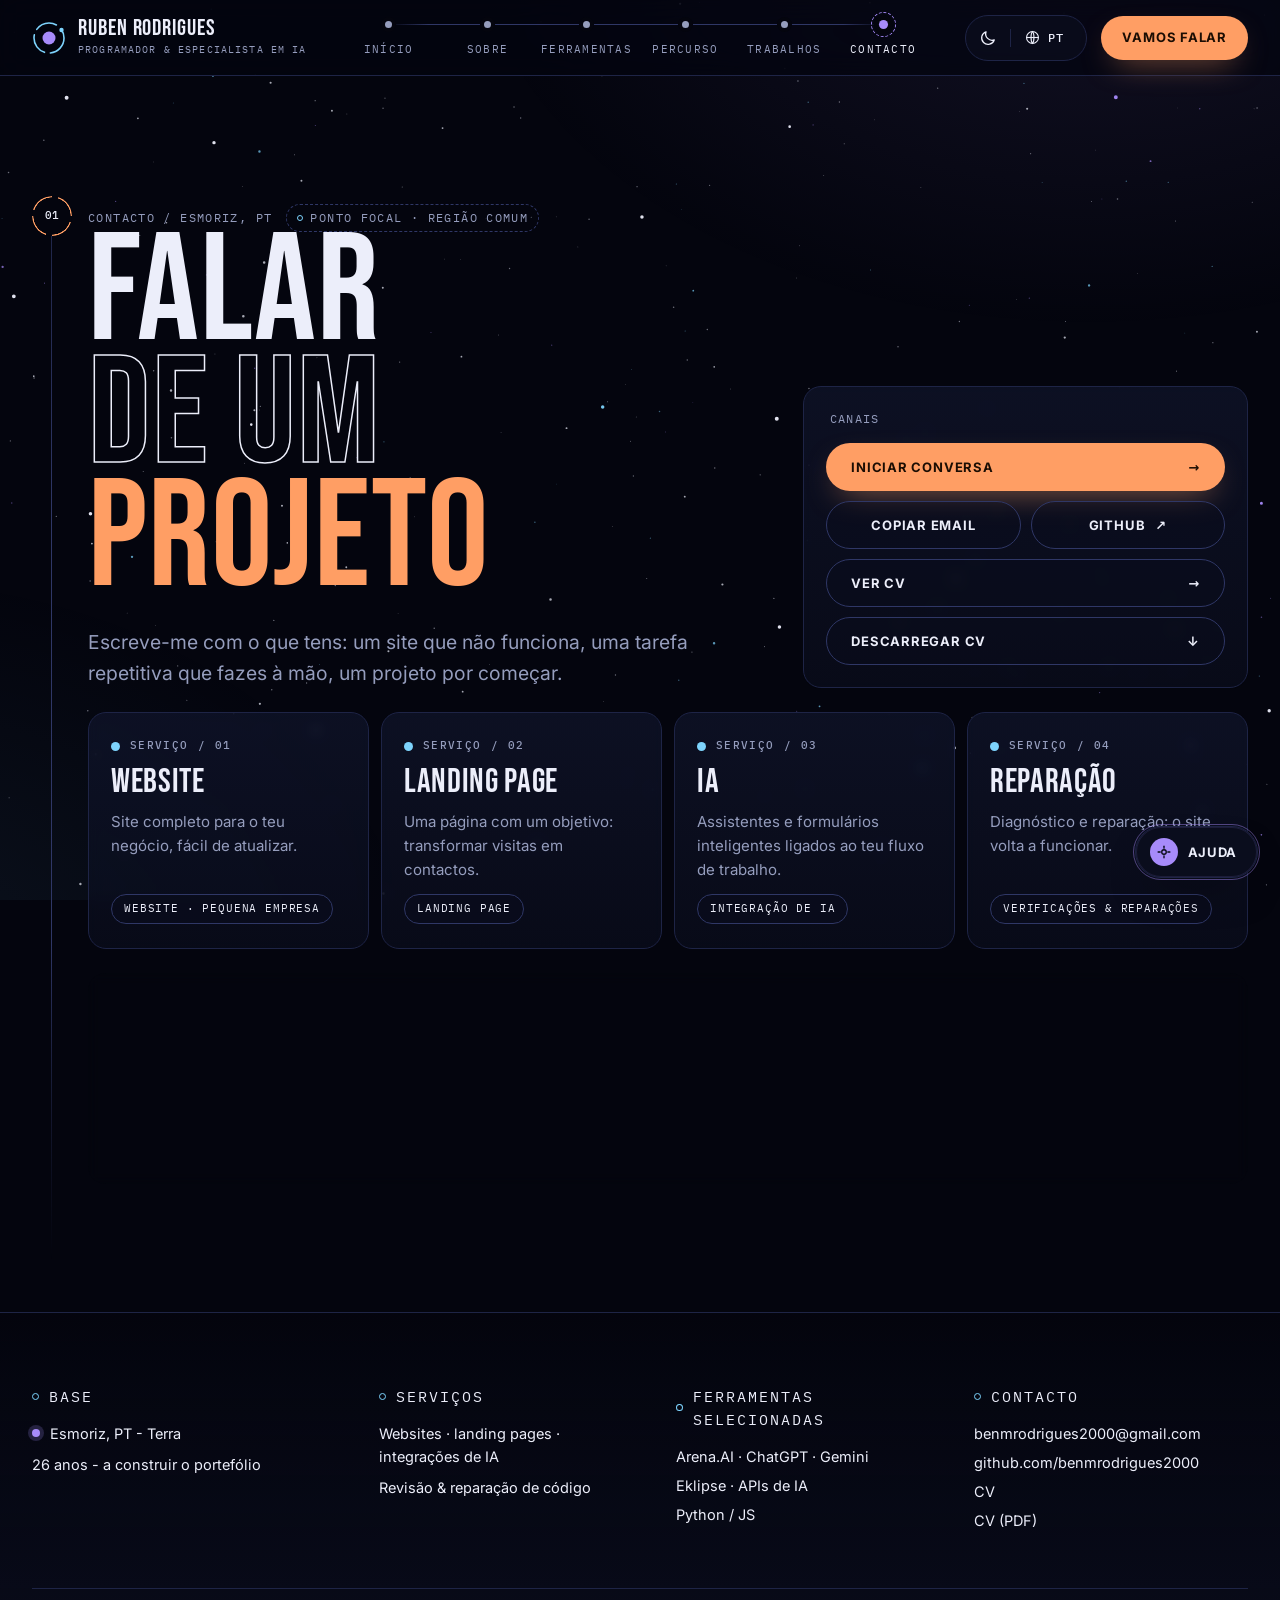
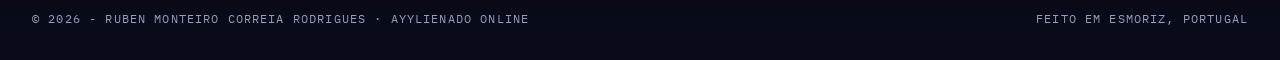
<file: contacto.html>
<!DOCTYPE html>
<html lang="pt-PT" data-lang="pt" data-theme="dark">
<head>
<meta charset="utf-8">
<meta name="viewport" content="width=device-width, initial-scale=1, viewport-fit=cover">
<meta name="color-scheme" content="dark">
<meta name="theme-color" content="#05060F">
<script>(function(){try{var q=new URLSearchParams(location.search);var l=q.get("lang"),t=q.get("theme"),L=null,T=null;try{L=localStorage.getItem("rr-lang");T=localStorage.getItem("rr-theme")}catch(e){}l=(l==="en"||l==="pt")?l:((L==="en"||L==="pt")?L:"pt");t=(t==="light"||t==="dark")?t:((T==="light"||T==="dark")?T:"dark");var r=document.documentElement;r.setAttribute("data-lang",l);r.setAttribute("lang",l==="en"?"en":"pt-PT");r.setAttribute("data-theme",t);var cs=document.querySelector('meta[name="color-scheme"]');if(cs)cs.content=t==="light"?"light":"dark";var tc=document.querySelector('meta[name="theme-color"]');if(tc)tc.content=t==="light"?"#F3F5FC":"#05060F";}catch(e){}})();</script>

<meta name="author" content="Ruben Monteiro Correia Rodrigues"><link rel="apple-touch-icon" href="apple-touch-icon.png">
<link rel="icon" type="image/png" sizes="192x192" href="icon-192.png">
<link rel="manifest" href="manifest.webmanifest">
<title data-en="Contact - Ruben Rodrigues - Developer &amp; AI Specialist">Contacto - Ruben Rodrigues - Programador &amp; Especialista em IA</title>
<meta name="description" content="Falemos: email, GitHub e serviços para pequenas empresas." data-en="Let&#39;s talk: email, GitHub and services for small businesses.">
<meta property="og:title" content="Contacto - Ruben Rodrigues - Programador &amp; Especialista em IA">
<meta property="og:description" content="Falemos: email, GitHub e serviços para pequenas empresas.">
<meta property="og:locale" content="pt_PT">
<meta property="og:type" content="website">
<link rel="icon" type="image/svg+xml" href="favicon.svg">
<link rel="canonical" href="https://benmrodrigues2000.github.io/contacto.html">
<meta name="view-transition" content="same-origin"/>
<meta property="og:image" content="https://benmrodrigues2000.github.io/og.jpg">
<meta property="og:image:width" content="1200"/>
<meta property="og:image:height" content="630"/>
<meta property="og:image:alt" content="Cartão do portefólio de Ruben Rodrigues: Programador &amp; Especialista em IA, sobre um campo de estrelas"/>
<meta name="twitter:image:alt" content="Cartão do portefólio de Ruben Rodrigues: Programador &amp; Especialista em IA, sobre um campo de estrelas"/>
<meta property="og:url" content="https://benmrodrigues2000.github.io/contacto.html">
<meta name="twitter:card" content="summary_large_image">
<meta name="twitter:title" content="Contacto - Ruben Rodrigues - Programador &amp; Especialista em IA">
<meta name="twitter:description" content="Falemos: email, GitHub e serviços para pequenas empresas.">
<meta name="twitter:image" content="https://benmrodrigues2000.github.io/og.jpg">
<link rel="preload" href="fonts/inter-400_700-latin.woff2" as="font" type="font/woff2" crossorigin>
<link rel="preload" href="fonts/bebas-neue-400-latin.woff2" as="font" type="font/woff2" crossorigin>
<link rel="stylesheet" href="fonts.css"/>
<link rel="stylesheet" href="css/style.css">
<link rel="stylesheet" href="css/ajuda.css">


<noscript><style>.rv{opacity:1;transform:none}.boot .hero-inner>*{opacity:1;transform:none}</style></noscript>
</head>
<body class="boot">
<a class="skip" href="#main"><span class="pt">Saltar para o conteúdo</span><span class="en">Skip to content</span></a>
<div class="sky-fallback" aria-hidden="true"></div>
<canvas id="sky" aria-hidden="true"></canvas>
<header class="site-header">
<div class="wrap hdr">
<a class="brand" href="index.html">
<svg class="brand-mark" viewBox="0 0 34 34" aria-hidden="true"><circle class="orbit" cx="17" cy="17" r="15"></circle><circle class="planet" cx="17" cy="17" r="6.5"></circle><circle cx="29.5" cy="9" r="2.2" fill="var(--link)"></circle></svg>
<span class="brand-txt"><span class="name">RUBEN RODRIGUES</span><span class="role"><span class="pt">Programador &amp; Especialista em IA</span><span class="en">Developer &amp; AI Specialist</span></span></span>
</a>
<nav aria-label="Secções do site" class="constellation" id="nav">
<a href="index.html"><i class="star" aria-hidden="true"></i><span class="lbl"><span class="pt">Início</span><span class="en">Home</span></span></a>
<a href="sobre.html"><i class="star" aria-hidden="true"></i><span class="lbl"><span class="pt">Sobre</span><span class="en">About</span></span></a>
<a href="ferramentas.html"><i class="star" aria-hidden="true"></i><span class="lbl"><span class="pt">Ferramentas</span><span class="en">Tools</span></span></a>
<a href="percurso.html"><i class="star" aria-hidden="true"></i><span class="lbl"><span class="pt">Percurso</span><span class="en">Journey</span></span></a>
<a href="trabalhos.html"><i class="star" aria-hidden="true"></i><span class="lbl"><span class="pt">Trabalhos</span><span class="en">Work</span></span></a>
<a href="contacto.html" aria-current="page"><i class="star" aria-hidden="true"></i><span class="lbl"><span class="pt">Contacto</span><span class="en">Contact</span></span></a>
</nav>
<div class="hdr-tools">
<div class="ctl-group" role="group" aria-label="Tema e idioma / Theme and language">
<button class="icon-btn theme-toggle" id="themeToggle" type="button" aria-label="Ativar modo claro" title="Ativar modo claro" aria-pressed="false">
<span class="t-icon t-sun" aria-hidden="true"><svg viewBox="0 0 24 24"><circle cx="12" cy="12" r="4"></circle><g class="rays"><line x1="12" y1="1.6" x2="12" y2="4"></line><line x1="12" y1="20" x2="12" y2="22.4"></line><line x1="1.6" y1="12" x2="4" y2="12"></line><line x1="20" y1="12" x2="22.4" y2="12"></line><line x1="4.4" y1="4.4" x2="6.1" y2="6.1"></line><line x1="17.9" y1="17.9" x2="19.6" y2="19.6"></line><line x1="4.4" y1="19.6" x2="6.1" y2="17.9"></line><line x1="17.9" y1="6.1" x2="19.6" y2="4.4"></line></g></svg></span>
<span class="t-icon t-moon" aria-hidden="true"><svg viewBox="0 0 24 24"><path d="M20.3 14.6A8.6 8.6 0 0 1 9.4 3.7a8.6 8.6 0 1 0 10.9 10.9z"></path></svg></span>
</button>
<span class="ctl-sep" aria-hidden="true"></span>
<button class="lang-toggle" id="langToggle" type="button" aria-label="Switch to English" title="Switch to English">
<span class="lt-globe" aria-hidden="true"><svg viewBox="0 0 24 24"><circle cx="12" cy="12" r="8.4"></circle><path d="M3.6 12h16.8"></path><path d="M12 3.6c2.7 2.5 2.7 14.1 0 16.8-2.7-2.7-2.7-14.3 0-16.8z"></path></svg></span>
<span class="lt-stack" aria-hidden="true"><span class="lt-code lt-pt">PT</span><span class="lt-code lt-en">EN</span></span>
</button>
</div>
<a class="btn btn-primary header-cta" href="contacto.html"><span class="pt">Vamos falar</span><span class="en">Let's talk</span></a>
<button aria-controls="nav" aria-expanded="false" aria-label="Abrir menu" class="burger" id="burger" type="button"><span></span></button>
</div>
</div>
</header>
<main id="main">
<section class="sec first last" id="contact">
<div class="wrap">
<header class="sec-head" style="max-width:none;margin-bottom:0">
<span class="node act" aria-hidden="true">01</span>
<div class="eyebrow"><span><span class="pt">Contacto / Esmoriz, PT</span><span class="en">Contact / Esmoriz, PT</span></span><span class="g-tag"><span class="pt">Ponto focal · Região comum</span><span class="en">Focal point · Common region</span></span></div>
</header>
<div class="contact-top">
<div style="display:grid;gap:26px">
<h1 class="contact-title rv"><span class="pt"><span class="l">Falar</span><span class="l">de um</span><span class="l">projeto</span></span><span class="en"><span class="l">Talk</span><span class="l">about a</span><span class="l">project</span></span></h1>
<p class="lead"><span class="pt">Escreve-me com o que tens: um site que não funciona, uma tarefa repetitiva que fazes à mão, um projeto por começar.</span><span class="en">Write to me with what you have: a site that doesn't work, a repetitive task you do by hand, a project that hasn't started.</span></p>
</div>
<div class="channels region rv">
<span class="mono"><span class="pt">Canais</span><span class="en">Channels</span></span>
<a class="btn btn-primary" href="mailto:benmrodrigues2000@gmail.com"><span class="pt">Iniciar conversa</span><span class="en">Start a conversation</span> <span class="arrow">→</span></a>
<div class="sub-row">
<button class="btn btn-ghost" data-email="benmrodrigues2000@gmail.com" id="copyEmail" type="button"><span class="pt">Copiar email</span><span class="en">Copy email</span></button>
<a class="btn btn-ghost" href="https://github.com/benmrodrigues2000" rel="noopener" target="_blank">GitHub <span class="arrow">↗</span></a>
</div>
<a class="btn btn-ghost" href="cv.html"><span class="pt">Ver CV</span><span class="en">See CV</span> <span class="arrow">→</span></a>
<a class="btn btn-ghost" href="cv.pdf" download><span class="pt">Descarregar CV</span><span class="en">Download CV</span> <span class="arrow">↓</span></a>
</div>
</div>
<div class="services rv"><div class="service region"><h2><span class="pt">Serviço</span><span class="en">Service</span> / 01</h2><p class="s-name"><span class="pt">Website</span><span class="en">Website</span></p><p class="s-desc"><span class="pt">Site completo para o teu negócio, fácil de atualizar.</span><span class="en">A complete site for your business, easy to update.</span></p><span class="chip" style="justify-self:start"><span class="pt">Website · pequena empresa</span><span class="en">Website · small business</span></span></div><div class="service region"><h2><span class="pt">Serviço</span><span class="en">Service</span> / 02</h2><p class="s-name">Landing page</p><p class="s-desc"><span class="pt">Uma página com um objetivo: transformar visitas em contactos.</span><span class="en">One page with one goal: turning visits into contacts.</span></p><span class="chip" style="justify-self:start">Landing page</span></div><div class="service region"><h2><span class="pt">Serviço</span><span class="en">Service</span> / 03</h2><p class="s-name"><span class="pt">IA</span><span class="en">AI</span></p><p class="s-desc"><span class="pt">Assistentes e formulários inteligentes ligados ao teu fluxo de trabalho.</span><span class="en">Smart assistants and forms wired into your workflow.</span></p><span class="chip" style="justify-self:start"><span class="pt">Integração de IA</span><span class="en">AI integration</span></span></div><div class="service region"><h2><span class="pt">Serviço</span><span class="en">Service</span> / 04</h2><p class="s-name"><span class="pt">Reparação</span><span class="en">Repair</span></p><p class="s-desc"><span class="pt">Diagnóstico e reparação: o site volta a funcionar.</span><span class="en">Diagnosis and repair: the site works again.</span></p><span class="chip" style="justify-self:start"><span class="pt">Verificações &amp; reparações</span><span class="en">Checks &amp; repairs</span></span></div></div>
<div class="brief-cta region rv">
<div>
<span class="mono"><span class="pt">Transmissão / novo projeto</span><span class="en">Transmission / new project</span></span>
<h3><span class="pt">Briefing de Missão</span><span class="en">Mission Briefing</span></h3>
<p><span class="pt">Oito módulos de perguntas, cerca de 15 minutos, zero tecnicismos. Quando me enviares o relatório, sei o que o site tem de fazer e quanto custa.</span><span class="en">Eight modules of questions, about 15 minutes, zero jargon. Once you send the report, I know what the site has to do and what it costs.</span></p>
</div>
<a class="btn btn-primary" href="briefing.html"><span class="pt">Preencher briefing</span><span class="en">Fill in the briefing</span> <span class="arrow">→</span></a>
</div>
</div>
</section>
</main>
<footer class="site-footer">
<div class="wrap">
<div class="footer-grid">
<div>
<p class="f-h"><span class="pt">Base</span><span class="en">Base</span></p>
<p><span class="dot-live" aria-hidden="true"></span><span><span class="pt">Esmoriz, PT - Terra</span><span class="en">Esmoriz, PT - Earth</span></span></p>
<p><span class="pt">26 anos - a construir o portefólio</span><span class="en">26 years old - building portfolio</span></p>
</div>
<div>
<p class="f-h"><span class="pt">Serviços</span><span class="en">Services</span></p>
<p><span class="pt">Websites · landing pages · integrações de IA</span><span class="en">Websites · landing pages · AI integrations</span></p>
<p><span class="pt">Revisão &amp; reparação de código</span><span class="en">Code review &amp; repair</span></p>
</div>
<div>
<p class="f-h"><span class="pt">Ferramentas selecionadas</span><span class="en">Selected tools</span></p>
<ul>
<li>Arena.AI · ChatGPT · Gemini</li>
<li>Eklipse · <span class="pt">APIs de IA</span><span class="en">AI APIs</span></li>
<li>Python / JS</li>
</ul>
</div>
<div>
<p class="f-h"><span class="pt">Contacto</span><span class="en">Contact</span></p>
<ul>
<li><a href="mailto:benmrodrigues2000@gmail.com">benmrodrigues2000@gmail.com</a></li>
<li><a href="https://github.com/benmrodrigues2000" rel="noopener" target="_blank">github.com/benmrodrigues2000</a></li>
<li><a href="cv.html">CV</a></li>
<li><a href="cv.pdf" download>CV (PDF)</a></li>
</ul>
</div>
</div>
<div class="footer-base">
<span class="mono">© 2026 - Ruben Monteiro Correia Rodrigues · AYYLIENADO online</span>
<span class="mono"><span class="pt">Feito em Esmoriz, Portugal</span><span class="en">Made in Esmoriz, Portugal</span></span>
</div>
</div>
</footer>
<div aria-live="polite" class="toast" id="toast" role="status"></div>
<script src="js/controls.js" defer></script>
<script src="js/main.js" defer></script>
<script src="js/ajuda.js" defer fetchpriority="low"></script>
</body>
</html>
</file>
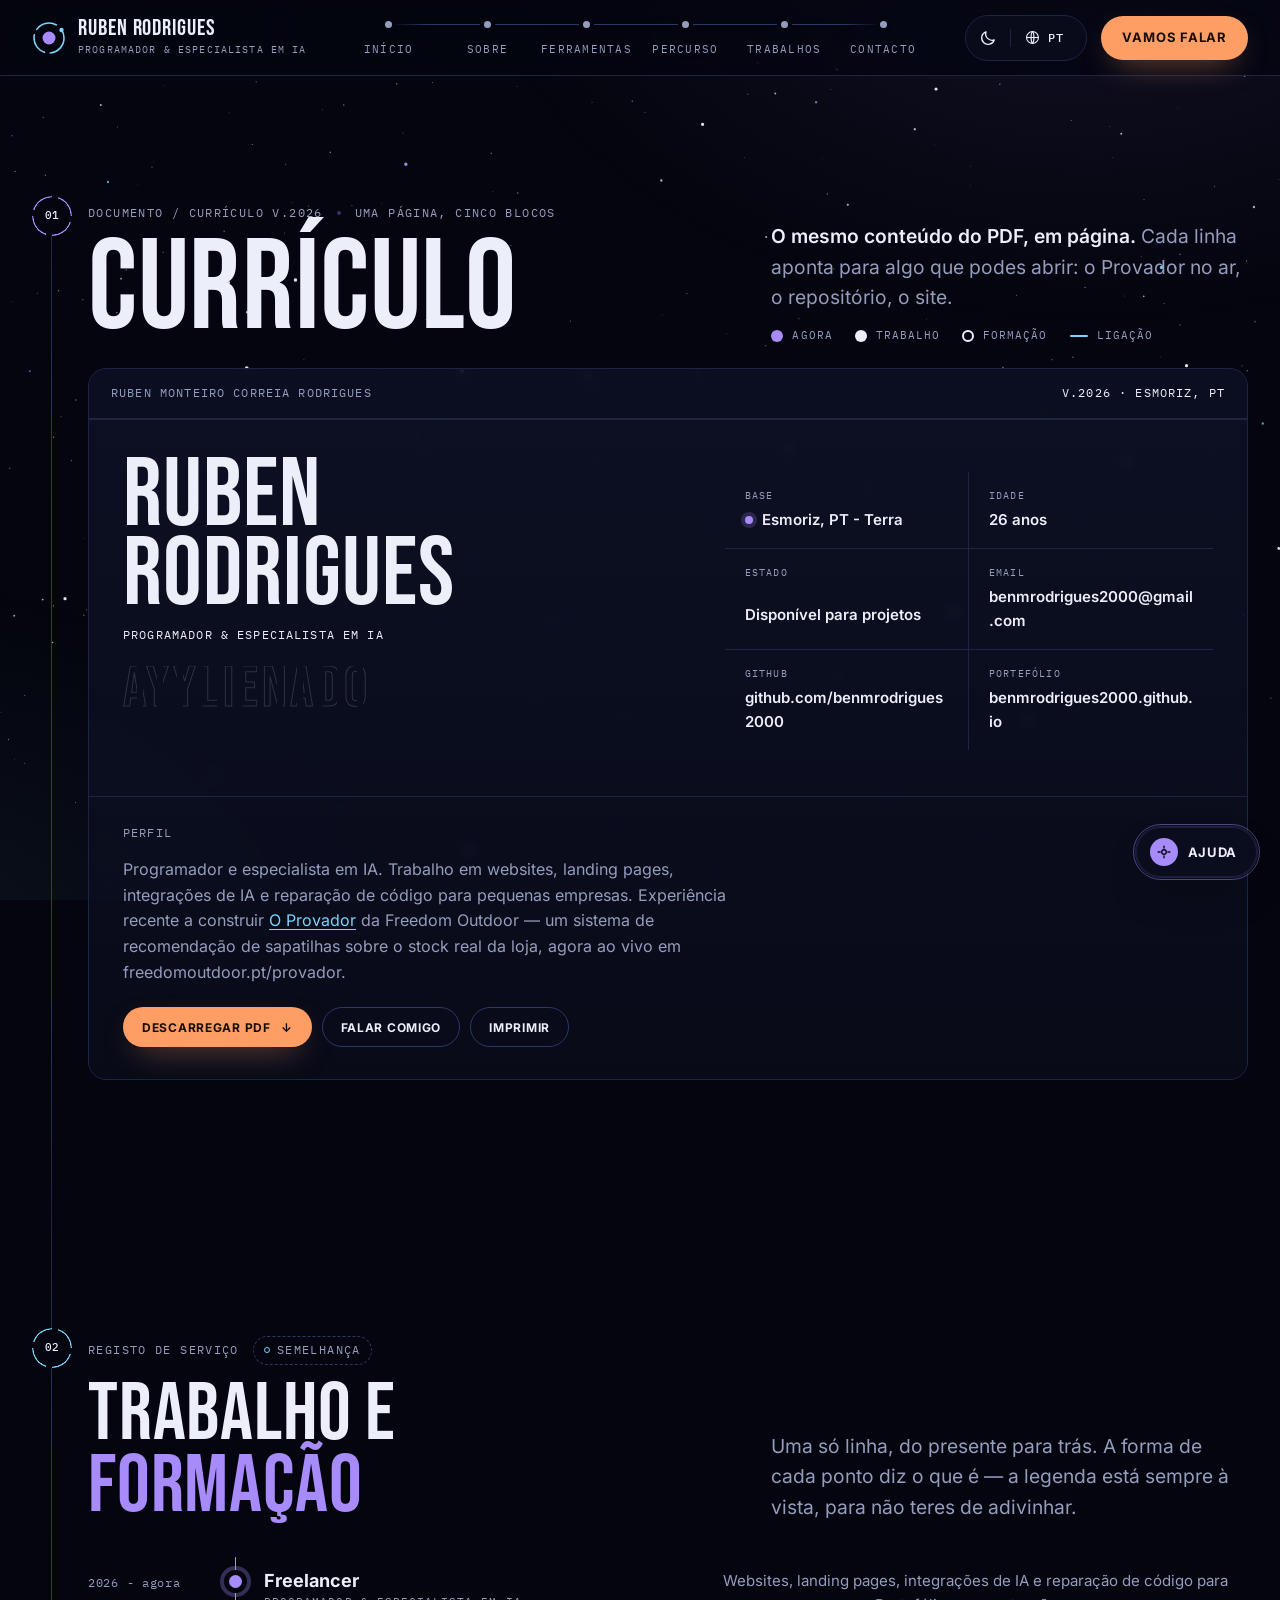
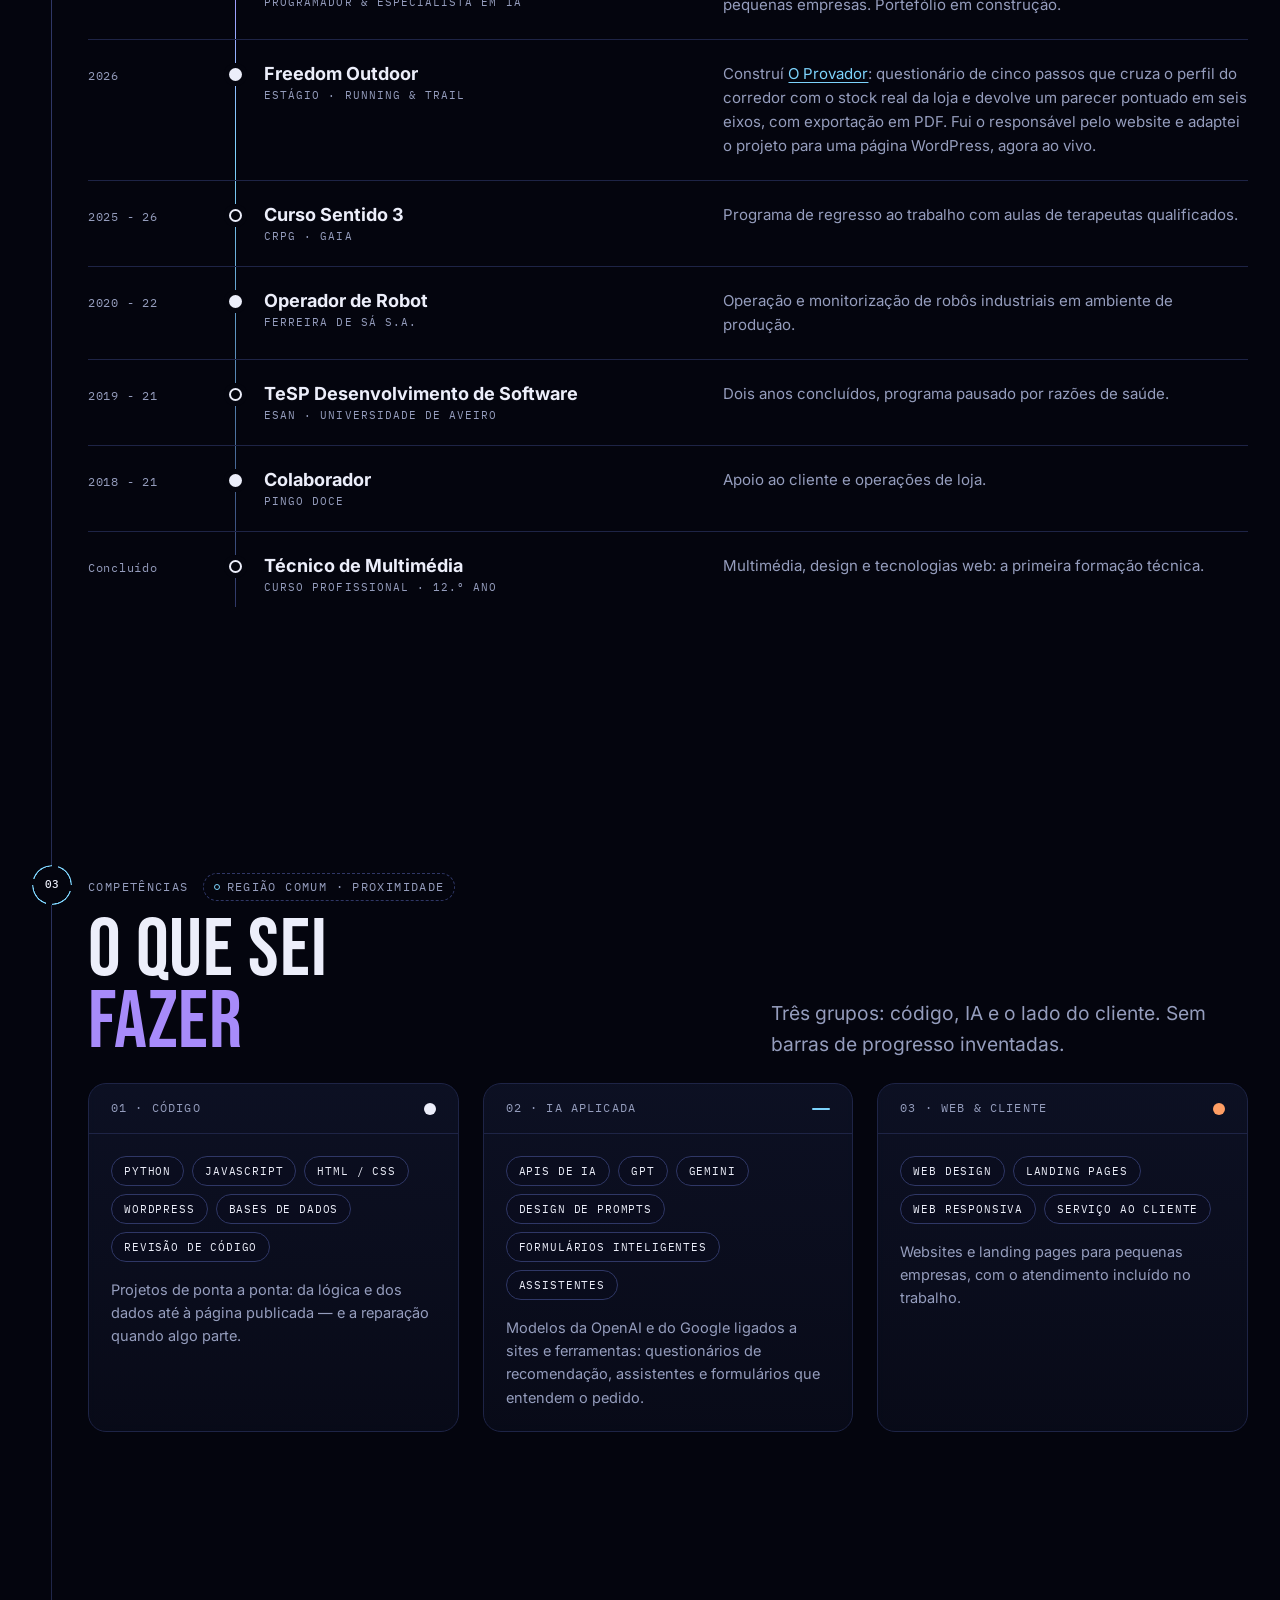
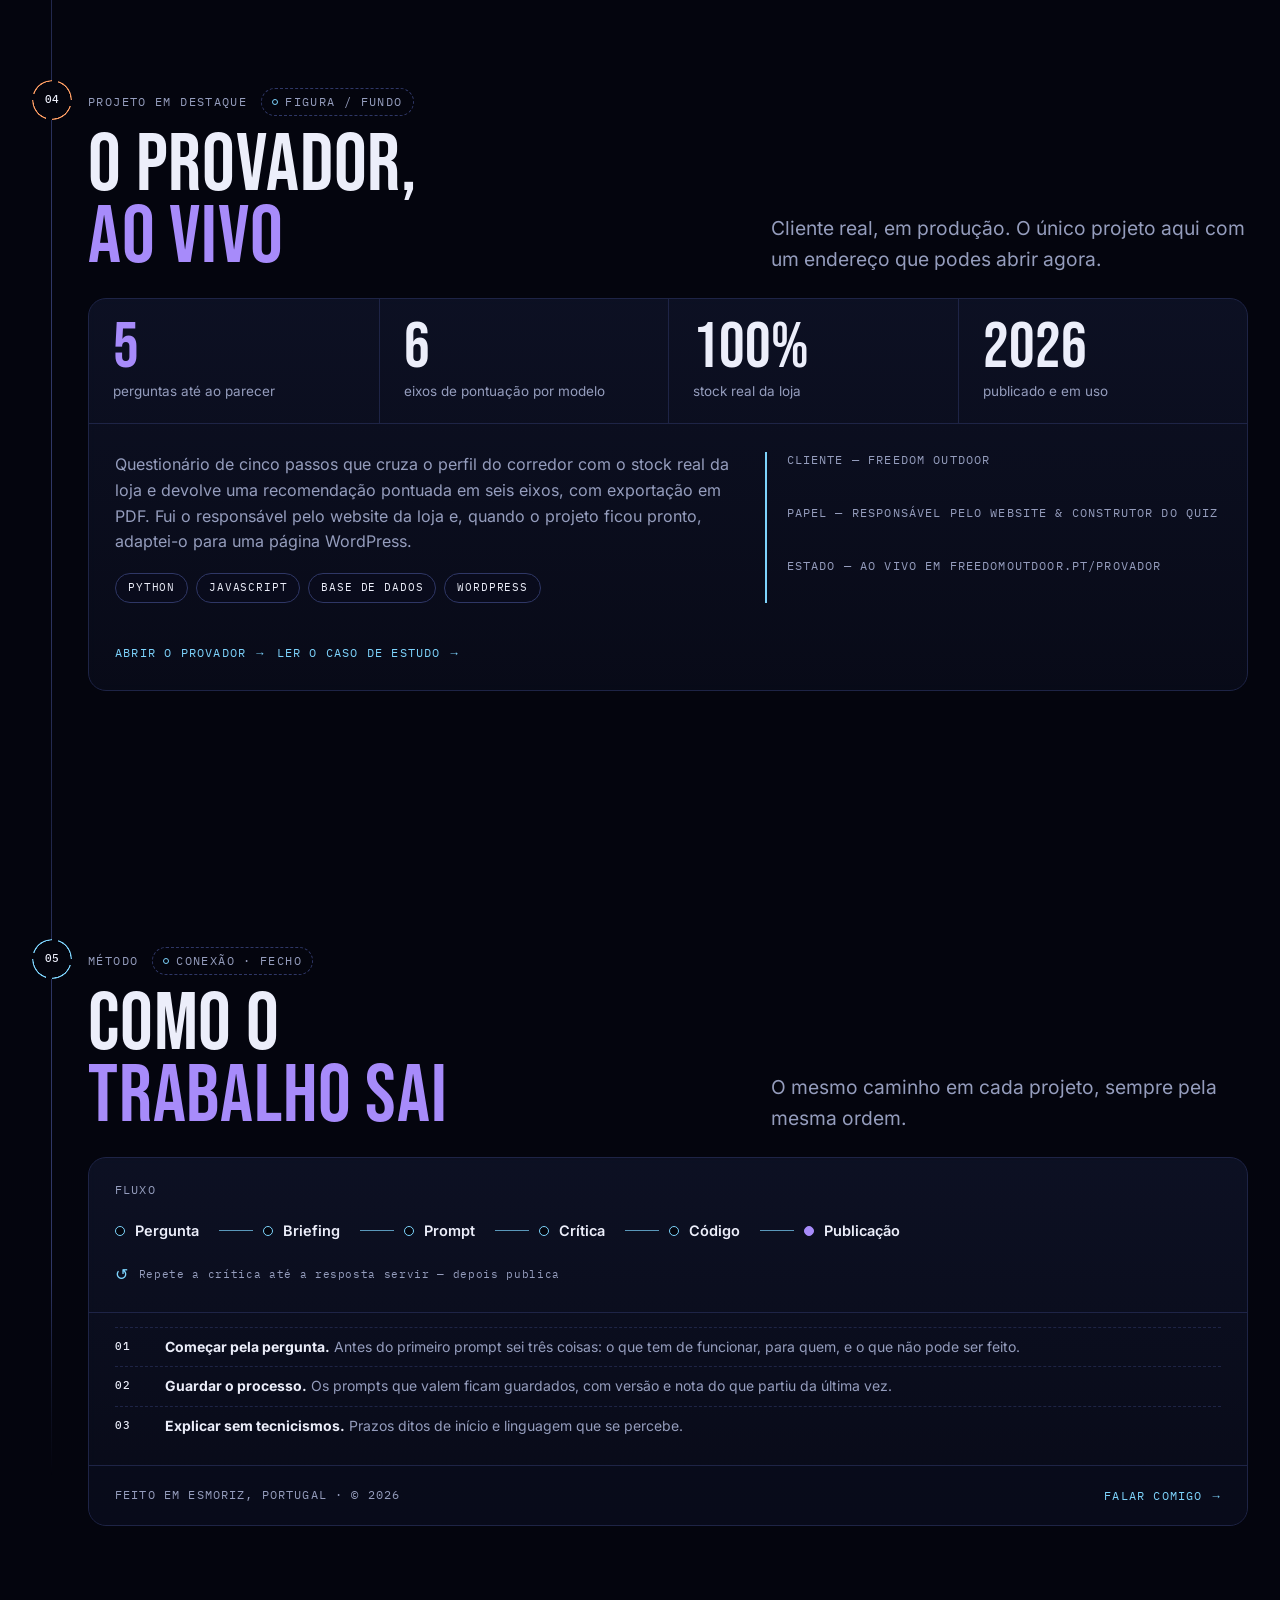
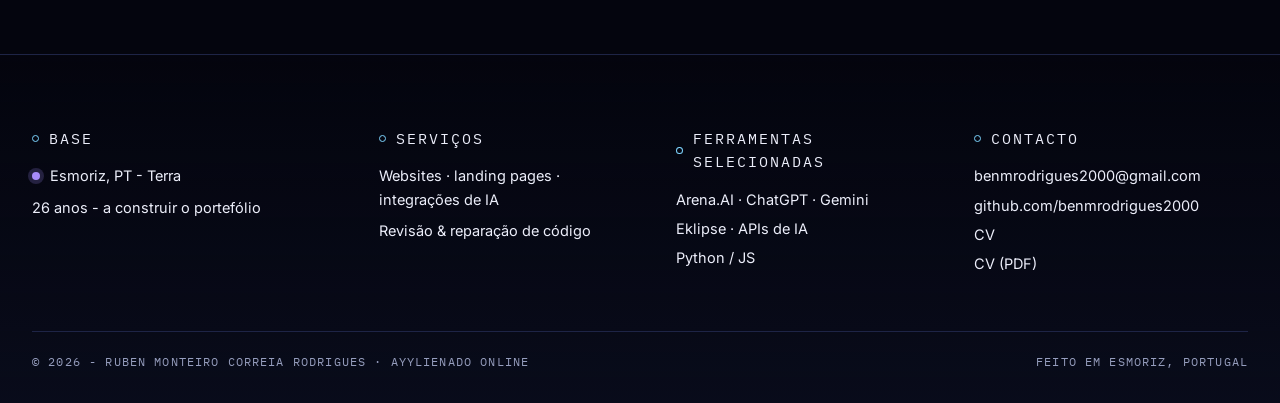
<file: cv.html>
<!DOCTYPE html>
<html lang="pt-PT" data-lang="pt" data-theme="dark">
<head>
<meta charset="utf-8">
<meta name="viewport" content="width=device-width, initial-scale=1, viewport-fit=cover">
<meta name="color-scheme" content="dark">
<meta name="theme-color" content="#05060F">
<script>(function(){try{var q=new URLSearchParams(location.search);var l=q.get("lang"),t=q.get("theme"),L=null,T=null;try{L=localStorage.getItem("rr-lang");T=localStorage.getItem("rr-theme")}catch(e){}l=(l==="en"||l==="pt")?l:((L==="en"||L==="pt")?L:"pt");t=(t==="light"||t==="dark")?t:((T==="light"||T==="dark")?T:"dark");var r=document.documentElement;r.setAttribute("data-lang",l);r.setAttribute("lang",l==="en"?"en":"pt-PT");r.setAttribute("data-theme",t);var cs=document.querySelector('meta[name="color-scheme"]');if(cs)cs.content=t=="light"?"light":"dark";var tc=document.querySelector('meta[name="theme-color"]');if(tc)tc.content=t=="light"?"#F3F5FC":"#05060F";}catch(e){}})();</script>

<meta name="author" content="Ruben Monteiro Correia Rodrigues"><link rel="apple-touch-icon" href="apple-touch-icon.png">
<link rel="icon" type="image/png" sizes="192x192" href="icon-192.png">
<link rel="manifest" href="manifest.webmanifest">
<title data-en="CV - Ruben Rodrigues - Developer &amp; AI Specialist">CV - Ruben Rodrigues - Programador &amp; Especialista em IA</title>
<meta name="description" content="Currículo de Ruben Rodrigues: perfil, registo de serviço, competências, projeto em destaque e método. Versão em página do CV, no sistema visual do site." data-en="Ruben Rodrigues's CV: profile, service record, skills, featured project and method. The page version of the CV, in the site's visual system.">
<meta property="og:title" content="CV - Ruben Rodrigues - Programador &amp; Especialista em IA">
<meta property="og:description" content="Currículo de Ruben Rodrigues: perfil, registo de serviço, competências, projeto em destaque e método.">
<meta property="og:locale" content="pt_PT">
<meta property="og:type" content="profile">
<link rel="icon" type="image/svg+xml" href="favicon.svg">
<link rel="canonical" href="https://benmrodrigues2000.github.io/cv.html">
<meta name="view-transition" content="same-origin"/>
<meta property="og:image" content="https://benmrodrigues2000.github.io/og.jpg">
<meta property="og:image:width" content="1200"/>
<meta property="og:image:height" content="630"/>
<meta property="og:image:alt" content="Cartão do portefólio de Ruben Rodrigues: Programador &amp; Especialista em IA, sobre um campo de estrelas"/>
<meta name="twitter:image:alt" content="Cartão do portefólio de Ruben Rodrigues: Programador &amp; Especialista em IA, sobre um campo de estrelas"/>
<meta property="og:url" content="https://benmrodrigues2000.github.io/cv.html">
<meta name="twitter:card" content="summary_large_image">
<meta name="twitter:title" content="CV - Ruben Rodrigues - Programador &amp; Especialista em IA">
<meta name="twitter:description" content="Currículo de Ruben Rodrigues: perfil, registo de serviço, competências, projeto em destaque e método.">
<meta name="twitter:image" content="https://benmrodrigues2000.github.io/og.jpg">
<link rel="preload" href="fonts/inter-400_700-latin.woff2" as="font" type="font/woff2" crossorigin>
<link rel="preload" href="fonts/bebas-neue-400-latin.woff2" as="font" type="font/woff2" crossorigin>
<link rel="stylesheet" href="fonts.css"/>
<link rel="stylesheet" href="css/style.css">
<link rel="stylesheet" href="css/cv.css">
<link rel="stylesheet" href="css/ajuda.css">
<script type="application/ld+json">{"@context": "https://schema.org", "@type": "Person", "name": "Ruben Monteiro Correia Rodrigues", "alternateName": "AYYLIENADO", "jobTitle": "Programador & Especialista em IA", "email": "mailto:benmrodrigues2000@gmail.com", "url": "https://benmrodrigues2000.github.io/", "sameAs": ["https://github.com/benmrodrigues2000", "https://freedomoutdoor.pt/provador"], "address": {"@type": "PostalAddress", "addressLocality": "Esmoriz", "addressCountry": "PT"}}</script>

<noscript><style>.rv{opacity:1;transform:none}.boot .hero-inner>*{opacity:1;transform:none}</style></noscript>
</head>
<body class="boot">
<a class="skip" href="#main"><span class="pt">Saltar para o conteúdo</span><span class="en">Skip to content</span></a>
<div class="sky-fallback" aria-hidden="true"></div>
<canvas id="sky" aria-hidden="true"></canvas>
<header class="site-header">
<div class="wrap hdr">
<a class="brand" href="index.html">
<svg class="brand-mark" viewBox="0 0 34 34" aria-hidden="true"><circle class="orbit" cx="17" cy="17" r="15"></circle><circle class="planet" cx="17" cy="17" r="6.5"></circle><circle cx="29.5" cy="9" r="2.2" fill="var(--link)"></circle></svg>
<span class="brand-txt"><span class="name">RUBEN RODRIGUES</span><span class="role"><span class="pt">Programador &amp; Especialista em IA</span><span class="en">Developer &amp; AI Specialist</span></span></span>
</a>
<nav aria-label="Secções do site" class="constellation" id="nav">
<a href="index.html"><i class="star" aria-hidden="true"></i><span class="lbl"><span class="pt">Início</span><span class="en">Home</span></span></a>
<a href="sobre.html"><i class="star" aria-hidden="true"></i><span class="lbl"><span class="pt">Sobre</span><span class="en">About</span></span></a>
<a href="ferramentas.html"><i class="star" aria-hidden="true"></i><span class="lbl"><span class="pt">Ferramentas</span><span class="en">Tools</span></span></a>
<a href="percurso.html"><i class="star" aria-hidden="true"></i><span class="lbl"><span class="pt">Percurso</span><span class="en">Journey</span></span></a>
<a href="trabalhos.html"><i class="star" aria-hidden="true"></i><span class="lbl"><span class="pt">Trabalhos</span><span class="en">Work</span></span></a>
<a href="contacto.html"><i class="star" aria-hidden="true"></i><span class="lbl"><span class="pt">Contacto</span><span class="en">Contact</span></span></a>
</nav>
<div class="hdr-tools">
<div class="ctl-group" role="group" aria-label="Tema e idioma / Theme and language">
<button class="icon-btn theme-toggle" id="themeToggle" type="button" aria-label="Ativar modo claro" title="Ativar modo claro" aria-pressed="false">
<span class="t-icon t-sun" aria-hidden="true"><svg viewBox="0 0 24 24"><circle cx="12" cy="12" r="4"></circle><g class="rays"><line x1="12" y1="1.6" x2="12" y2="4"></line><line x1="12" y1="20" x2="12" y2="22.4"></line><line x1="1.6" y1="12" x2="4" y2="12"></line><line x1="20" y1="12" x2="22.4" y2="12"></line><line x1="4.4" y1="4.4" x2="6.1" y2="6.1"></line><line x1="17.9" y1="17.9" x2="19.6" y2="19.6"></line><line x1="4.4" y1="19.6" x2="6.1" y2="17.9"></line><line x1="17.9" y1="6.1" x2="19.6" y2="4.4"></line></g></svg></span>
<span class="t-icon t-moon" aria-hidden="true"><svg viewBox="0 0 24 24"><path d="M20.3 14.6A8.6 8.6 0 0 1 9.4 3.7a8.6 8.6 0 1 0 10.9 10.9z"></path></svg></span>
</button>
<span class="ctl-sep" aria-hidden="true"></span>
<button class="lang-toggle" id="langToggle" type="button" aria-label="Switch to English" title="Switch to English">
<span class="lt-globe" aria-hidden="true"><svg viewBox="0 0 24 24"><circle cx="12" cy="12" r="8.4"></circle><path d="M3.6 12h16.8"></path><path d="M12 3.6c2.7 2.5 2.7 14.1 0 16.8-2.7-2.7-2.7-14.3 0-16.8z"></path></svg></span>
<span class="lt-stack" aria-hidden="true"><span class="lt-code lt-pt">PT</span><span class="lt-code lt-en">EN</span></span>
</button>
</div>
<a class="btn btn-primary header-cta" href="contacto.html"><span class="pt">Vamos falar</span><span class="en">Let's talk</span></a>
<button aria-controls="nav" aria-expanded="false" aria-label="Abrir menu" class="burger" id="burger" type="button"><span></span></button>
</div>
</div>
</header>
<main id="main">

<!-- ====================================================================
     01 · IDENTIDADE — the sheet
     Closure: one enclosure holds the whole document, so it reads as a
     single object rather than a stack of loose blocks. Proximity binds
     each key to its value; the axis on the left continues through every
     section below, exactly as on the other pages.
     ==================================================================== -->
<section class="sec first" id="cv">
<div class="wrap">
<header class="sec-head wide">
<span class="node state" aria-hidden="true">01</span>
<div style="display:grid;gap:14px">
<div class="eyebrow"><span><span class="pt">Documento / currículo v.2026</span><span class="en">Document / curriculum v.2026</span></span><i class="dot" aria-hidden="true"></i><span><span class="pt">Uma página, cinco blocos</span><span class="en">One page, five blocks</span></span></div>
<h1 class="h1"><span class="pt">Currículo</span><span class="en">Curriculum</span></h1>
</div>
<div style="display:grid;gap:14px">
<p class="lead"><span class="pt"><strong>O mesmo conteúdo do PDF, em página.</strong> Cada linha aponta para algo que podes abrir: o Provador no ar, o repositório, o site.</span><span class="en"><strong>The same content as the PDF, as a page.</strong> Every line points to something you can open: O Provador live, the repository, the site.</span></p>
<div class="legend"><span><i class="lg state"></i><span class="pt">Agora</span><span class="en">Now</span></span><span><i class="lg fill"></i><span class="pt">Trabalho</span><span class="en">Work</span></span><span><i class="lg ring"></i><span class="pt">Formação</span><span class="en">Training</span></span><span><i class="lg link"></i><span class="pt">Ligação</span><span class="en">Link</span></span></div>
</div>
</header>

<div class="cv-sheet region rv" id="sheet">
<div class="region-head cv-head">
<span class="mono"><span class="pt">Ruben Monteiro Correia Rodrigues</span><span class="en">Ruben Monteiro Correia Rodrigues</span></span>
<span class="mono cv-head-r"><span class="pt">v.2026 · Esmoriz, PT</span><span class="en">v.2026 · Esmoriz, PT</span></span>
</div>

<div class="cv-identity">
<div class="cv-id-left">
<p class="cv-name">RUBEN<br>RODRIGUES</p>
<p class="mono cv-role"><span class="pt">Programador &amp; Especialista em IA</span><span class="en">Developer &amp; AI Specialist</span></p>
<p class="cv-alias" aria-hidden="true">AYYLIENADO</p>
</div>
<div class="cv-id-right">
<dl class="facts cv-facts">
<div><dt><span class="pt">Base</span><span class="en">Base</span></dt><dd><span class="dot-live" aria-hidden="true"></span><span class="pt">Esmoriz, PT - Terra</span><span class="en">Esmoriz, PT - Earth</span></dd></div>
<div><dt><span class="pt">Idade</span><span class="en">Age</span></dt><dd><span class="pt">26 anos</span><span class="en">26 years old</span></dd></div>
<div><dt><span class="pt">Estado</span><span class="en">Status</span></dt><dd><span class="pt">Disponível para projetos</span><span class="en">Available for projects</span></dd></div>
<div><dt>Email</dt><dd><a href="mailto:benmrodrigues2000@gmail.com">benmrodrigues2000@gmail.com</a></dd></div>
<div><dt>GitHub</dt><dd><a href="https://github.com/benmrodrigues2000" rel="noopener" target="_blank">github.com/benmrodrigues2000</a></dd></div>
<div><dt><span class="pt">Portefólio</span><span class="en">Portfolio</span></dt><dd><a href="index.html">benmrodrigues2000.github.io</a></dd></div>
</dl>
</div>
</div>

<div class="cv-profile">
<span class="mono cv-lbl"><span class="pt">Perfil</span><span class="en">Profile</span></span>
<p class="body"><span class="pt">Programador e especialista em IA. Trabalho em websites, landing pages, integrações de IA e reparação de código para pequenas empresas. Experiência recente a construir <a class="tlink" href="https://freedomoutdoor.pt/provador" rel="noopener" target="_blank">O Provador</a> da Freedom Outdoor — um sistema de recomendação de sapatilhas sobre o stock real da loja, agora ao vivo em freedomoutdoor.pt/provador.</span><span class="en">Developer and AI specialist. I work on websites, landing pages, AI integrations and code repair for small businesses. Recent experience building <a class="tlink" href="https://freedomoutdoor.pt/provador" rel="noopener" target="_blank">O Provador</a> for Freedom Outdoor — a shoe recommendation system running on the store's real stock, now live at freedomoutdoor.pt/provador.</span></p>
<div class="cv-actions">
<a class="btn btn-primary btn-sm" href="cv.pdf" download><span class="pt">Descarregar PDF</span><span class="en">Download PDF</span> <span class="arrow">↓</span></a>
<a class="btn btn-ghost btn-sm" href="mailto:benmrodrigues2000@gmail.com"><span class="pt">Falar comigo</span><span class="en">Get in touch</span></a>
<button class="btn btn-ghost btn-sm" type="button" id="printCv"><span class="pt">Imprimir</span><span class="en">Print</span></button>
</div>
</div>
</div>
</div>
</section>

<!-- ====================================================================
     02 · REGISTO DE SERVIÇO — one line, shape encodes type
     Similarity: filled node = work, hollow ring = training, violet = now.
     Continuity: a single gradient line runs from the first entry to the
     last, so the record reads as one career rather than a list.
     ==================================================================== -->
<section class="sec" id="registo">
<div class="wrap">
<header class="sec-head wide">
<span class="node" aria-hidden="true">02</span>
<div style="display:grid;gap:14px">
<div class="eyebrow"><span><span class="pt">Registo de serviço</span><span class="en">Service record</span></span><span class="g-tag"><span class="pt">Semelhança</span><span class="en">Similarity</span></span></div>
<h2 class="h2"><span class="pt">Trabalho e<br><em>formação</em></span><span class="en">Work and<br><em>training</em></span></h2>
</div>
<p class="lead"><span class="pt">Uma só linha, do presente para trás. A forma de cada ponto diz o que é — a legenda está sempre à vista, para não teres de adivinhar.</span><span class="en">One single line, from now backwards. The shape of each point tells you what it is — the legend stays in view, so nothing has to be guessed.</span></p>
</header>

<ul class="timeline rv"><li class="t-now"><span class="yr"><span class="pt">2026 - agora</span><span class="en">2026 - now</span></span><span class="who">Freelancer<small><span class="pt">Programador &amp; Especialista em IA</span><span class="en">Developer &amp; AI Specialist</span></small></span><p class="what"><span class="pt">Websites, landing pages, integrações de IA e reparação de código para pequenas empresas. Portefólio em construção.</span><span class="en">Websites, landing pages, AI integrations and code repair for small businesses. Portfolio under construction.</span></p></li><li class="t-work"><span class="yr">2026</span><span class="who">Freedom Outdoor<small><span class="pt">Estágio · Running &amp; Trail</span><span class="en">Internship · Running &amp; Trail</span></small></span><p class="what"><span class="pt">Construí <a class="tlink" href="https://freedomoutdoor.pt/provador" rel="noopener" target="_blank">O Provador</a>: questionário de cinco passos que cruza o perfil do corredor com o stock real da loja e devolve um parecer pontuado em seis eixos, com exportação em PDF. Fui o responsável pelo website e adaptei o projeto para uma página WordPress, agora ao vivo.</span><span class="en">I built <a class="tlink" href="https://freedomoutdoor.pt/provador" rel="noopener" target="_blank">O Provador</a>: a five-step quiz that crosses the runner's profile with the store's real stock and returns a recommendation scored on six axes, with PDF export. I was the lead on the store website and adapted the project into a WordPress page, now live.</span></p></li><li class="t-train"><span class="yr">2025 - 26</span><span class="who">Curso Sentido 3<small>CRPG · Gaia</small></span><p class="what"><span class="pt">Programa de regresso ao trabalho com aulas de terapeutas qualificados.</span><span class="en">A return-to-work programme with sessions led by qualified therapists.</span></p></li><li class="t-work"><span class="yr">2020 - 22</span><span class="who"><span class="pt">Operador de Robot</span><span class="en">Robot Operator</span><small>Ferreira de Sá S.A.</small></span><p class="what"><span class="pt">Operação e monitorização de robôs industriais em ambiente de produção.</span><span class="en">Operating and monitoring industrial robots in a production environment.</span></p></li><li class="t-train"><span class="yr">2019 - 21</span><span class="who"><span class="pt">TeSP Desenvolvimento de Software</span><span class="en">TeSP Software Development</span><small><span class="pt">ESAN · Universidade de Aveiro</span><span class="en">ESAN · University of Aveiro</span></small></span><p class="what"><span class="pt">Dois anos concluídos, programa pausado por razões de saúde.</span><span class="en">Two years completed, programme paused for health reasons.</span></p></li><li class="t-work"><span class="yr">2018 - 21</span><span class="who"><span class="pt">Colaborador</span><span class="en">Team member</span><small>Pingo Doce</small></span><p class="what"><span class="pt">Apoio ao cliente e operações de loja.</span><span class="en">Customer support and store operations.</span></p></li><li class="t-train"><span class="yr"><span class="pt">Concluído</span><span class="en">Completed</span></span><span class="who"><span class="pt">Técnico de Multimédia</span><span class="en">Multimedia Technician</span><small><span class="pt">Curso profissional · 12.º ano</span><span class="en">Vocational course · 12th grade</span></small></span><p class="what"><span class="pt">Multimédia, design e tecnologias web: a primeira formação técnica.</span><span class="en">Multimedia, design and web technologies: the first technical training.</span></p></li></ul>
</div>
</section>

<!-- ====================================================================
     03 · COMPETÊNCIAS — three enclosures, chips inside
     Common region: what shares a frame is read as one set. Proximity:
     chips sit tight inside their group, groups stay far apart.
     ==================================================================== -->
<section class="sec" id="competencias">
<div class="wrap">
<header class="sec-head wide">
<span class="node" aria-hidden="true">03</span>
<div style="display:grid;gap:14px">
<div class="eyebrow"><span><span class="pt">Competências</span><span class="en">Skills</span></span><span class="g-tag"><span class="pt">Região comum · Proximidade</span><span class="en">Common region · Proximity</span></span></div>
<h2 class="h2"><span class="pt">O que sei<br><em>fazer</em></span><span class="en">What I can<br><em>do</em></span></h2>
</div>
<p class="lead"><span class="pt">Três grupos: código, IA e o lado do cliente. Sem barras de progresso inventadas.</span><span class="en">Three groups: code, AI and the client side. No invented progress bars.</span></p>
</header>

<div class="cv-skills rv">
<div class="region">
<div class="region-head"><span class="mono">01 · <span class="pt">Código</span><span class="en">Code</span></span><i class="lg fill" aria-hidden="true"></i></div>
<div class="cv-skill-body">
<div class="chip-row"><span class="chip">Python</span><span class="chip">JavaScript</span><span class="chip">HTML / CSS</span><span class="chip">WordPress</span><span class="chip"><span class="pt">Bases de dados</span><span class="en">Databases</span></span><span class="chip"><span class="pt">Revisão de código</span><span class="en">Code review</span></span></div>
<p class="body"><span class="pt">Projetos de ponta a ponta: da lógica e dos dados até à página publicada — e a reparação quando algo parte.</span><span class="en">End-to-end projects: from logic and data to the published page — and the repair when something breaks.</span></p>
</div>
</div>
<div class="region">
<div class="region-head"><span class="mono">02 · <span class="pt">IA aplicada</span><span class="en">Applied AI</span></span><i class="lg link" aria-hidden="true"></i></div>
<div class="cv-skill-body">
<div class="chip-row"><span class="chip"><span class="pt">APIs de IA</span><span class="en">AI APIs</span></span><span class="chip">GPT</span><span class="chip">Gemini</span><span class="chip"><span class="pt">Design de prompts</span><span class="en">Prompt design</span></span><span class="chip"><span class="pt">Formulários inteligentes</span><span class="en">Smart forms</span></span><span class="chip"><span class="pt">Assistentes</span><span class="en">Assistants</span></span></div>
<p class="body"><span class="pt">Modelos da OpenAI e do Google ligados a sites e ferramentas: questionários de recomendação, assistentes e formulários que entendem o pedido.</span><span class="en">OpenAI and Google models wired into sites and tools: recommendation quizzes, assistants and forms that understand the request.</span></p>
</div>
</div>
<div class="region">
<div class="region-head"><span class="mono">03 · <span class="pt">Web &amp; cliente</span><span class="en">Web &amp; client</span></span><i class="lg act" aria-hidden="true"></i></div>
<div class="cv-skill-body">
<div class="chip-row"><span class="chip">Web design</span><span class="chip">Landing pages</span><span class="chip"><span class="pt">Web responsiva</span><span class="en">Responsive web</span></span><span class="chip"><span class="pt">Serviço ao cliente</span><span class="en">Customer service</span></span></div>
<p class="body"><span class="pt">Websites e landing pages para pequenas empresas, com o atendimento incluído no trabalho.</span><span class="en">Websites and landing pages for small businesses, with customer service included in the job.</span></p>
</div>
</div>
</div>
</div>
</section>

<!-- ====================================================================
     04 · PROJETO EM DESTAQUE — o que está em produção
     Proximity: each number hugs its caption. One coral link = one action.
     ==================================================================== -->
<section class="sec" id="destaque">
<div class="wrap">
<header class="sec-head wide">
<span class="node act" aria-hidden="true">04</span>
<div style="display:grid;gap:14px">
<div class="eyebrow"><span><span class="pt">Projeto em destaque</span><span class="en">Featured project</span></span><span class="g-tag"><span class="pt">Figura / fundo</span><span class="en">Figure / ground</span></span></div>
<h2 class="h2"><span class="pt">O Provador,<br><em>ao vivo</em></span><span class="en">O Provador,<br><em>live</em></span></h2>
</div>
<p class="lead"><span class="pt">Cliente real, em produção. O único projeto aqui com um endereço que podes abrir agora.</span><span class="en">A real client, in production. The only project here with an address you can open right now.</span></p>
</header>

<div class="region cv-feature rv">
<div class="ledger cv-ledger">
<div><b>5</b><span><span class="pt">perguntas até ao parecer</span><span class="en">questions to a verdict</span></span></div>
<div><b>6</b><span><span class="pt">eixos de pontuação por modelo</span><span class="en">scoring axes per model</span></span></div>
<div><b>100%</b><span><span class="pt">stock real da loja</span><span class="en">the store's real stock</span></span></div>
<div><b>2026</b><span><span class="pt">publicado e em uso</span><span class="en">published and in use</span></span></div>
</div>
<div class="cv-feature-body">
<div class="cv-feature-copy">
<p class="body"><span class="pt">Questionário de cinco passos que cruza o perfil do corredor com o stock real da loja e devolve uma recomendação pontuada em seis eixos, com exportação em PDF. Fui o responsável pelo website da loja e, quando o projeto ficou pronto, adaptei-o para uma página WordPress.</span><span class="en">A five-step quiz that crosses the runner's profile with the store's real stock and returns a recommendation scored on six axes, with a PDF export. I was the lead on the store website and, once the project was ready, adapted it into a WordPress page.</span></p>
<div class="chip-row"><span class="chip">Python</span><span class="chip">JavaScript</span><span class="chip"><span class="pt">Base de dados</span><span class="en">Database</span></span><span class="chip">WordPress</span></div>
</div>
<div class="case-meta">
<p class="mono"><span class="pt">Cliente</span><span class="en">Client</span> — Freedom Outdoor</p>
<p class="mono"><span class="pt">Papel</span><span class="en">Role</span> — <span class="pt">Responsável pelo website &amp; construtor do quiz</span><span class="en">Website lead &amp; quiz builder</span></p>
<p class="mono"><span class="pt">Estado</span><span class="en">Status</span> — <span class="pt">Ao vivo em freedomoutdoor.pt/provador</span><span class="en">Live at freedomoutdoor.pt/provador</span></p>
</div>
<div class="actions"><a class="arrow-link" href="https://freedomoutdoor.pt/provador" rel="noopener" target="_blank"><span class="pt">Abrir O Provador</span><span class="en">Open O Provador</span></a><a class="arrow-link" href="trabalhos.html#provador"><span class="pt">Ler o caso de estudo</span><span class="en">Read the case study</span></a></div>
</div>
</div>
</div>
</section>

<!-- ====================================================================
     05 · MÉTODO — one connected chain
     Connectedness: the steps share a line, so they read as a process.
     Closure: the last node is filled — the loop closes on delivery.
     ==================================================================== -->
<section class="sec last" id="metodo">
<div class="wrap">
<header class="sec-head wide">
<span class="node" aria-hidden="true">05</span>
<div style="display:grid;gap:14px">
<div class="eyebrow"><span><span class="pt">Método</span><span class="en">Method</span></span><span class="g-tag"><span class="pt">Conexão · Fecho</span><span class="en">Connectedness · Closure</span></span></div>
<h2 class="h2"><span class="pt">Como o<br><em>trabalho sai</em></span><span class="en">How the<br><em>work ships</em></span></h2>
</div>
<p class="lead"><span class="pt">O mesmo caminho em cada projeto, sempre pela mesma ordem.</span><span class="en">The same path on every project, always in the same order.</span></p>
</header>

<div class="region rv cv-method">
<div class="p-block">
<span class="mono"><span class="pt">Fluxo</span><span class="en">Flow</span></span>
<ol class="flow"><li><span class="pt">Pergunta</span><span class="en">Question</span></li><li>Briefing</li><li>Prompt</li><li><span class="pt">Crítica</span><span class="en">Critique</span></li><li><span class="pt">Código</span><span class="en">Code</span></li><li><span class="pt">Publicação</span><span class="en">Ship</span></li></ol>
<p class="flow-note"><b aria-hidden="true">↺</b><span class="pt">Repete a crítica até a resposta servir — depois publica</span><span class="en">Repeat the critique until the answer works — then ship</span></p>
</div>
<ul class="principle-list cv-principles">
<li><b>01</b><span><span class="pt"><strong>Começar pela pergunta.</strong> Antes do primeiro prompt sei três coisas: o que tem de funcionar, para quem, e o que não pode ser feito.</span><span class="en"><strong>Start with the question.</strong> Before the first prompt I know three things: what has to work, for whom, and what can't be done.</span></span></li>
<li><b>02</b><span><span class="pt"><strong>Guardar o processo.</strong> Os prompts que valem ficam guardados, com versão e nota do que partiu da última vez.</span><span class="en"><strong>Keep the process.</strong> The prompts worth keeping are saved, with a version and a note of what broke last time.</span></span></li>
<li><b>03</b><span><span class="pt"><strong>Explicar sem tecnicismos.</strong> Prazos ditos de início e linguagem que se percebe.</span><span class="en"><strong>Explain without jargon.</strong> Deadlines stated up front and language you can follow.</span></span></li>
</ul>
<div class="cv-signoff">
<span class="mono"><span class="pt">Feito em Esmoriz, Portugal · © 2026</span><span class="en">Made in Esmoriz, Portugal · © 2026</span></span>
<a class="arrow-link" href="contacto.html"><span class="pt">Falar comigo</span><span class="en">Get in touch</span></a>
</div>
</div>
</div>
</section>
</main>
<footer class="site-footer">
<div class="wrap">
<div class="footer-grid">
<div>
<p class="f-h"><span class="pt">Base</span><span class="en">Base</span></p>
<p><span class="dot-live" aria-hidden="true"></span><span><span class="pt">Esmoriz, PT - Terra</span><span class="en">Esmoriz, PT - Earth</span></span></p>
<p><span class="pt">26 anos - a construir o portefólio</span><span class="en">26 years old - building portfolio</span></p>
</div>
<div>
<p class="f-h"><span class="pt">Serviços</span><span class="en">Services</span></p>
<p><span class="pt">Websites · landing pages · integrações de IA</span><span class="en">Websites · landing pages · AI integrations</span></p>
<p><span class="pt">Revisão &amp; reparação de código</span><span class="en">Code review &amp; repair</span></p>
</div>
<div>
<p class="f-h"><span class="pt">Ferramentas selecionadas</span><span class="en">Selected tools</span></p>
<ul>
<li>Arena.AI · ChatGPT · Gemini</li>
<li>Eklipse · <span class="pt">APIs de IA</span><span class="en">AI APIs</span></li>
<li>Python / JS</li>
</ul>
</div>
<div>
<p class="f-h"><span class="pt">Contacto</span><span class="en">Contact</span></p>
<ul>
<li><a href="mailto:benmrodrigues2000@gmail.com">benmrodrigues2000@gmail.com</a></li>
<li><a href="https://github.com/benmrodrigues2000" rel="noopener" target="_blank">github.com/benmrodrigues2000</a></li>
<li><a href="cv.html" aria-current="page">CV</a></li>
<li><a href="cv.pdf" download>CV (PDF)</a></li>
</ul>
</div>
</div>
<div class="footer-base">
<span class="mono">© 2026 - Ruben Monteiro Correia Rodrigues · AYYLIENADO online</span>
<span class="mono"><span class="pt">Feito em Esmoriz, Portugal</span><span class="en">Made in Esmoriz, Portugal</span></span>
</div>
</div>
</footer>

<script src="js/controls.js" defer></script>
<script src="js/main.js" defer></script>
<script src="js/ajuda.js" defer fetchpriority="low"></script>
<script>document.getElementById("printCv").addEventListener("click",function(){window.print();});</script>
</body>
</html>
</file>
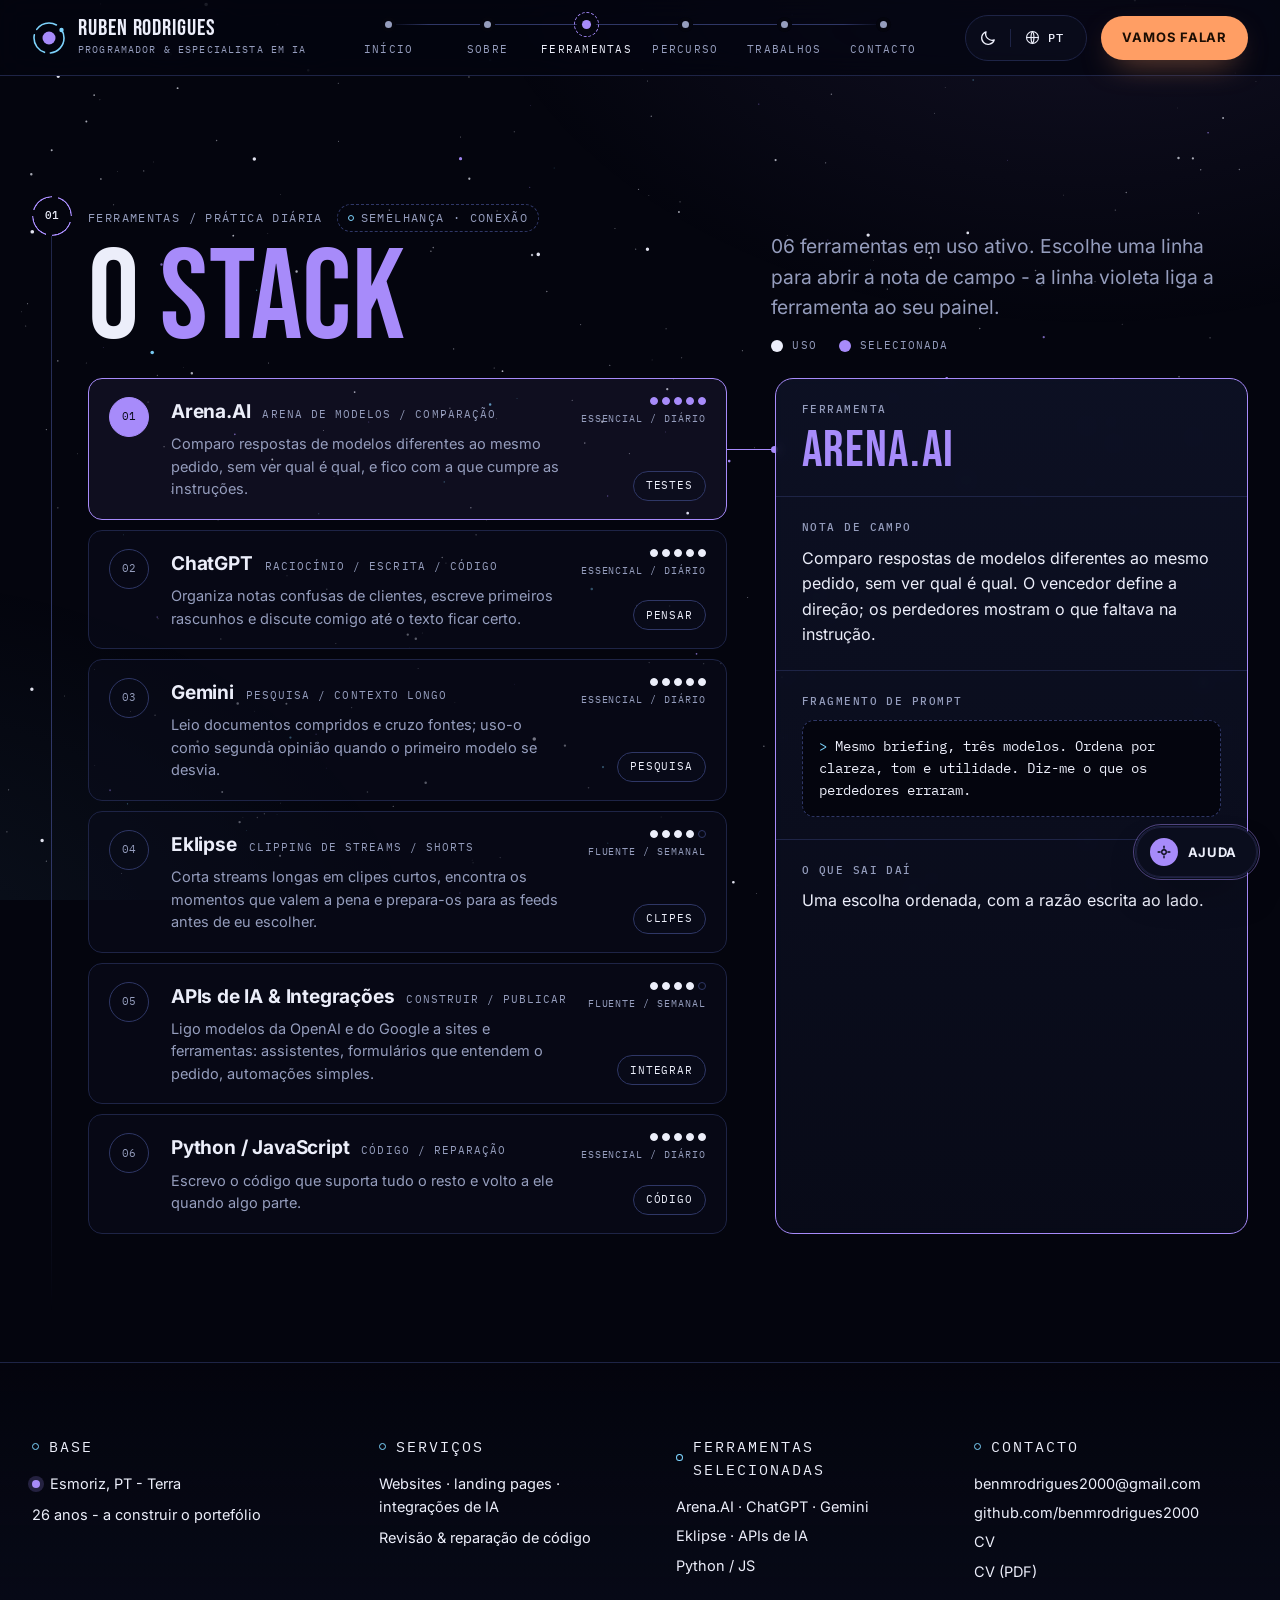
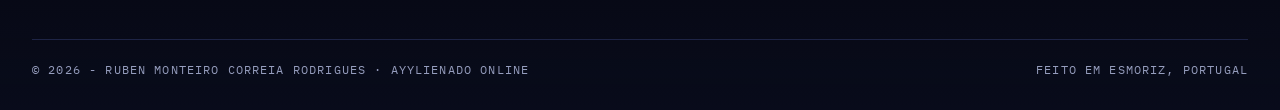
<file: ferramentas.html>
<!DOCTYPE html>
<html lang="pt-PT" data-lang="pt" data-theme="dark">
<head>
<meta charset="utf-8">
<meta name="viewport" content="width=device-width, initial-scale=1, viewport-fit=cover">
<meta name="color-scheme" content="dark">
<meta name="theme-color" content="#05060F">
<script>(function(){try{var q=new URLSearchParams(location.search);var l=q.get("lang"),t=q.get("theme"),L=null,T=null;try{L=localStorage.getItem("rr-lang");T=localStorage.getItem("rr-theme")}catch(e){}l=(l==="en"||l==="pt")?l:((L==="en"||L==="pt")?L:"pt");t=(t==="light"||t==="dark")?t:((T==="light"||T==="dark")?T:"dark");var r=document.documentElement;r.setAttribute("data-lang",l);r.setAttribute("lang",l==="en"?"en":"pt-PT");r.setAttribute("data-theme",t);var cs=document.querySelector('meta[name="color-scheme"]');if(cs)cs.content=t==="light"?"light":"dark";var tc=document.querySelector('meta[name="theme-color"]');if(tc)tc.content=t==="light"?"#F3F5FC":"#05060F";}catch(e){}})();</script>

<meta name="author" content="Ruben Monteiro Correia Rodrigues"><link rel="apple-touch-icon" href="apple-touch-icon.png">
<link rel="icon" type="image/png" sizes="192x192" href="icon-192.png">
<link rel="manifest" href="manifest.webmanifest">
<title data-en="Tools - Ruben Rodrigues - Developer &amp; AI Specialist">Ferramentas - Ruben Rodrigues - Programador &amp; Especialista em IA</title>
<meta name="description" content="As seis ferramentas em uso diário: Arena.AI, ChatGPT, Gemini, Eklipse, APIs de IA e Python/JavaScript." data-en="The six tools in daily use: Arena.AI, ChatGPT, Gemini, Eklipse, AI APIs and Python/JavaScript.">
<meta property="og:title" content="Ferramentas - Ruben Rodrigues - Programador &amp; Especialista em IA">
<meta property="og:description" content="As seis ferramentas em uso diário: Arena.AI, ChatGPT, Gemini, Eklipse, APIs de IA e Python/JavaScript.">
<meta property="og:locale" content="pt_PT">
<meta property="og:type" content="website">
<link rel="icon" type="image/svg+xml" href="favicon.svg">
<link rel="canonical" href="https://benmrodrigues2000.github.io/ferramentas.html">
<meta name="view-transition" content="same-origin"/>
<meta property="og:image" content="https://benmrodrigues2000.github.io/og.jpg">
<meta property="og:image:width" content="1200"/>
<meta property="og:image:height" content="630"/>
<meta property="og:image:alt" content="Cartão do portefólio de Ruben Rodrigues: Programador &amp; Especialista em IA, sobre um campo de estrelas"/>
<meta name="twitter:image:alt" content="Cartão do portefólio de Ruben Rodrigues: Programador &amp; Especialista em IA, sobre um campo de estrelas"/>
<meta property="og:url" content="https://benmrodrigues2000.github.io/ferramentas.html">
<meta name="twitter:card" content="summary_large_image">
<meta name="twitter:title" content="Ferramentas - Ruben Rodrigues - Programador &amp; Especialista em IA">
<meta name="twitter:description" content="As seis ferramentas em uso diário: Arena.AI, ChatGPT, Gemini, Eklipse, APIs de IA e Python/JavaScript.">
<meta name="twitter:image" content="https://benmrodrigues2000.github.io/og.jpg">
<link rel="preload" href="fonts/inter-400_700-latin.woff2" as="font" type="font/woff2" crossorigin>
<link rel="preload" href="fonts/bebas-neue-400-latin.woff2" as="font" type="font/woff2" crossorigin>
<link rel="stylesheet" href="fonts.css"/>
<link rel="stylesheet" href="css/style.css">
<link rel="stylesheet" href="css/ajuda.css">


<noscript><style>.rv{opacity:1;transform:none}.boot .hero-inner>*{opacity:1;transform:none}</style></noscript>
</head>
<body class="boot">
<a class="skip" href="#main"><span class="pt">Saltar para o conteúdo</span><span class="en">Skip to content</span></a>
<div class="sky-fallback" aria-hidden="true"></div>
<canvas id="sky" aria-hidden="true"></canvas>
<header class="site-header">
<div class="wrap hdr">
<a class="brand" href="index.html">
<svg class="brand-mark" viewBox="0 0 34 34" aria-hidden="true"><circle class="orbit" cx="17" cy="17" r="15"></circle><circle class="planet" cx="17" cy="17" r="6.5"></circle><circle cx="29.5" cy="9" r="2.2" fill="var(--link)"></circle></svg>
<span class="brand-txt"><span class="name">RUBEN RODRIGUES</span><span class="role"><span class="pt">Programador &amp; Especialista em IA</span><span class="en">Developer &amp; AI Specialist</span></span></span>
</a>
<nav aria-label="Secções do site" class="constellation" id="nav">
<a href="index.html"><i class="star" aria-hidden="true"></i><span class="lbl"><span class="pt">Início</span><span class="en">Home</span></span></a>
<a href="sobre.html"><i class="star" aria-hidden="true"></i><span class="lbl"><span class="pt">Sobre</span><span class="en">About</span></span></a>
<a href="ferramentas.html" aria-current="page"><i class="star" aria-hidden="true"></i><span class="lbl"><span class="pt">Ferramentas</span><span class="en">Tools</span></span></a>
<a href="percurso.html"><i class="star" aria-hidden="true"></i><span class="lbl"><span class="pt">Percurso</span><span class="en">Journey</span></span></a>
<a href="trabalhos.html"><i class="star" aria-hidden="true"></i><span class="lbl"><span class="pt">Trabalhos</span><span class="en">Work</span></span></a>
<a href="contacto.html"><i class="star" aria-hidden="true"></i><span class="lbl"><span class="pt">Contacto</span><span class="en">Contact</span></span></a>
</nav>
<div class="hdr-tools">
<div class="ctl-group" role="group" aria-label="Tema e idioma / Theme and language">
<button class="icon-btn theme-toggle" id="themeToggle" type="button" aria-label="Ativar modo claro" title="Ativar modo claro" aria-pressed="false">
<span class="t-icon t-sun" aria-hidden="true"><svg viewBox="0 0 24 24"><circle cx="12" cy="12" r="4"></circle><g class="rays"><line x1="12" y1="1.6" x2="12" y2="4"></line><line x1="12" y1="20" x2="12" y2="22.4"></line><line x1="1.6" y1="12" x2="4" y2="12"></line><line x1="20" y1="12" x2="22.4" y2="12"></line><line x1="4.4" y1="4.4" x2="6.1" y2="6.1"></line><line x1="17.9" y1="17.9" x2="19.6" y2="19.6"></line><line x1="4.4" y1="19.6" x2="6.1" y2="17.9"></line><line x1="17.9" y1="6.1" x2="19.6" y2="4.4"></line></g></svg></span>
<span class="t-icon t-moon" aria-hidden="true"><svg viewBox="0 0 24 24"><path d="M20.3 14.6A8.6 8.6 0 0 1 9.4 3.7a8.6 8.6 0 1 0 10.9 10.9z"></path></svg></span>
</button>
<span class="ctl-sep" aria-hidden="true"></span>
<button class="lang-toggle" id="langToggle" type="button" aria-label="Switch to English" title="Switch to English">
<span class="lt-globe" aria-hidden="true"><svg viewBox="0 0 24 24"><circle cx="12" cy="12" r="8.4"></circle><path d="M3.6 12h16.8"></path><path d="M12 3.6c2.7 2.5 2.7 14.1 0 16.8-2.7-2.7-2.7-14.3 0-16.8z"></path></svg></span>
<span class="lt-stack" aria-hidden="true"><span class="lt-code lt-pt">PT</span><span class="lt-code lt-en">EN</span></span>
</button>
</div>
<a class="btn btn-primary header-cta" href="contacto.html"><span class="pt">Vamos falar</span><span class="en">Let's talk</span></a>
<button aria-controls="nav" aria-expanded="false" aria-label="Abrir menu" class="burger" id="burger" type="button"><span></span></button>
</div>
</div>
</header>
<main id="main">
<section class="sec first last" id="tools">
<div class="wrap">
<header class="sec-head wide">
<span class="node state" aria-hidden="true">01</span>
<div style="display:grid;gap:14px">
<div class="eyebrow"><span><span class="pt">Ferramentas / prática diária</span><span class="en">Tools / daily practice</span></span><span class="g-tag"><span class="pt">Semelhança · Conexão</span><span class="en">Similarity · Connectedness</span></span></div>
<h1 class="h1"><span class="pt">O <em>Stack</em></span><span class="en">The <em>Stack</em></span></h1>
</div>
<div style="display:grid;gap:14px">
<p class="lead"><span class="pt">06 ferramentas em uso ativo. Escolhe uma linha para abrir a nota de campo - a linha violeta liga a ferramenta ao seu painel.</span><span class="en">06 tools in active use. Pick a row to open the field note - the violet line ties the tool to its panel.</span></p>
<div class="legend"><span><i class="lg fill"></i><span class="pt">Uso</span><span class="en">Usage</span></span><span><i class="lg state"></i><span class="pt">Selecionada</span><span class="en">Selected</span></span></div>
</div>
</header>
<div class="tools-layout">
<div aria-label="Índice de ferramentas / Tool index" class="tools-shell rv" id="toolList" role="tablist" aria-orientation="vertical">
<button aria-controls="toolPanel" aria-selected="true" class="tool-row" data-tool="0" id="tool-1" role="tab" type="button">
<span class="t-idx">01</span>
<span class="t-head"><span class="t-name">Arena.AI</span><span class="t-cat"><span class="pt">Arena de modelos / comparação</span><span class="en">Model arena / comparison</span></span></span>
<span class="t-use"><span class="pt">Comparo respostas de modelos diferentes ao mesmo pedido, sem ver qual é qual, e fico com a que cumpre as instruções.</span><span class="en">I compare answers from different models to the same request, without knowing which is which, and keep the one that follows the instructions.</span></span>
<span class="t-meter-col"><span aria-hidden="true" class="t-meter"><i class="on"></i><i class="on"></i><i class="on"></i><i class="on"></i><i class="on"></i></span><span class="t-level"><span class="pt">Essencial / diário</span><span class="en">Essential / daily</span></span></span>
<span class="t-tag chip"><span class="pt">Testes</span><span class="en">Testing</span></span>
</button>
<button aria-controls="toolPanel" aria-selected="false" class="tool-row" data-tool="1" id="tool-2" role="tab" type="button" tabindex="-1">
<span class="t-idx">02</span>
<span class="t-head"><span class="t-name">ChatGPT</span><span class="t-cat"><span class="pt">Raciocínio / escrita / código</span><span class="en">Reasoning / writing / code</span></span></span>
<span class="t-use"><span class="pt">Organiza notas confusas de clientes, escreve primeiros rascunhos e discute comigo até o texto ficar certo.</span><span class="en">It sorts messy client notes, writes first drafts, and argues with me until the copy is right.</span></span>
<span class="t-meter-col"><span aria-hidden="true" class="t-meter"><i class="on"></i><i class="on"></i><i class="on"></i><i class="on"></i><i class="on"></i></span><span class="t-level"><span class="pt">Essencial / diário</span><span class="en">Essential / daily</span></span></span>
<span class="t-tag chip"><span class="pt">Pensar</span><span class="en">Thinking</span></span>
</button>
<button aria-controls="toolPanel" aria-selected="false" class="tool-row" data-tool="2" id="tool-3" role="tab" type="button" tabindex="-1">
<span class="t-idx">03</span>
<span class="t-head"><span class="t-name">Gemini</span><span class="t-cat"><span class="pt">Pesquisa / contexto longo</span><span class="en">Research / long context</span></span></span>
<span class="t-use"><span class="pt">Leio documentos compridos e cruzo fontes; uso-o como segunda opinião quando o primeiro modelo se desvia.</span><span class="en">I read long documents and cross-check sources; I use it as a second opinion when the first model drifts.</span></span>
<span class="t-meter-col"><span aria-hidden="true" class="t-meter"><i class="on"></i><i class="on"></i><i class="on"></i><i class="on"></i><i class="on"></i></span><span class="t-level"><span class="pt">Essencial / diário</span><span class="en">Essential / daily</span></span></span>
<span class="t-tag chip"><span class="pt">Pesquisa</span><span class="en">Research</span></span>
</button>
<button aria-controls="toolPanel" aria-selected="false" class="tool-row" data-tool="3" id="tool-4" role="tab" type="button" tabindex="-1">
<span class="t-idx">04</span>
<span class="t-head"><span class="t-name">Eklipse</span><span class="t-cat"><span class="pt">Clipping de streams / shorts</span><span class="en">Stream clipping / shorts</span></span></span>
<span class="t-use"><span class="pt">Corta streams longas em clipes curtos, encontra os momentos que valem a pena e prepara-os para as feeds antes de eu escolher.</span><span class="en">It cuts long streams into short clips, finds the moments worth keeping, and preps them for the feeds before I pick.</span></span>
<span class="t-meter-col"><span aria-hidden="true" class="t-meter"><i class="on"></i><i class="on"></i><i class="on"></i><i class="on"></i><i></i></span><span class="t-level"><span class="pt">Fluente / semanal</span><span class="en">Fluent / weekly</span></span></span>
<span class="t-tag chip"><span class="pt">Clipes</span><span class="en">Clips</span></span>
</button>
<button aria-controls="toolPanel" aria-selected="false" class="tool-row" data-tool="4" id="tool-5" role="tab" type="button" tabindex="-1">
<span class="t-idx">05</span>
<span class="t-head"><span class="t-name"><span class="pt">APIs de IA &amp; Integrações</span><span class="en">AI APIs &amp; Integrations</span></span><span class="t-cat"><span class="pt">Construir / publicar</span><span class="en">Build / ship</span></span></span>
<span class="t-use"><span class="pt">Ligo modelos da OpenAI e do Google a sites e ferramentas: assistentes, formulários que entendem o pedido, automações simples.</span><span class="en">I wire OpenAI and Google models into sites and tools: assistants, forms that understand the request, simple automations.</span></span>
<span class="t-meter-col"><span aria-hidden="true" class="t-meter"><i class="on"></i><i class="on"></i><i class="on"></i><i class="on"></i><i></i></span><span class="t-level"><span class="pt">Fluente / semanal</span><span class="en">Fluent / weekly</span></span></span>
<span class="t-tag chip"><span class="pt">Integrar</span><span class="en">Integrate</span></span>
</button>
<button aria-controls="toolPanel" aria-selected="false" class="tool-row" data-tool="5" id="tool-6" role="tab" type="button" tabindex="-1">
<span class="t-idx">06</span>
<span class="t-head"><span class="t-name">Python / JavaScript</span><span class="t-cat"><span class="pt">Código / reparação</span><span class="en">Code / repair</span></span></span>
<span class="t-use"><span class="pt">Escrevo o código que suporta tudo o resto e volto a ele quando algo parte.</span><span class="en">I write the code behind everything else, and come back to it when something breaks.</span></span>
<span class="t-meter-col"><span aria-hidden="true" class="t-meter"><i class="on"></i><i class="on"></i><i class="on"></i><i class="on"></i><i class="on"></i></span><span class="t-level"><span class="pt">Essencial / diário</span><span class="en">Essential / daily</span></span></span>
<span class="t-tag chip"><span class="pt">Código</span><span class="en">Code</span></span>
</button>
</div>
<div aria-labelledby="tool-1" class="tool-detail region" id="toolPanel" role="tabpanel">
<div class="tool-detail-in">
<div class="td-block">
<h2><span class="pt">Ferramenta</span><span class="en">Tool</span></h2>
<p class="td-name" id="td-name">Arena.AI</p>
</div>
<div class="td-block">
<h2><span class="pt">Nota de campo</span><span class="en">Field note</span></h2>
<p id="td-note">Comparar antes de comprometer.</p>
</div>
<div class="td-block">
<h2><span class="pt">Fragmento de prompt</span><span class="en">Prompt fragment</span></h2>
<p class="prompt-chip" id="td-prompt">Mesmo briefing, três modelos.</p>
</div>
<div class="td-block">
<h2><span class="pt">O que sai daí</span><span class="en">What comes out</span></h2>
<p id="td-out">Uma decisão ordenada com razão anexa.</p>
</div>
</div>
</div>
</div>
</div>
</section>
</main>
<footer class="site-footer">
<div class="wrap">
<div class="footer-grid">
<div>
<p class="f-h"><span class="pt">Base</span><span class="en">Base</span></p>
<p><span class="dot-live" aria-hidden="true"></span><span><span class="pt">Esmoriz, PT - Terra</span><span class="en">Esmoriz, PT - Earth</span></span></p>
<p><span class="pt">26 anos - a construir o portefólio</span><span class="en">26 years old - building portfolio</span></p>
</div>
<div>
<p class="f-h"><span class="pt">Serviços</span><span class="en">Services</span></p>
<p><span class="pt">Websites · landing pages · integrações de IA</span><span class="en">Websites · landing pages · AI integrations</span></p>
<p><span class="pt">Revisão &amp; reparação de código</span><span class="en">Code review &amp; repair</span></p>
</div>
<div>
<p class="f-h"><span class="pt">Ferramentas selecionadas</span><span class="en">Selected tools</span></p>
<ul>
<li>Arena.AI · ChatGPT · Gemini</li>
<li>Eklipse · <span class="pt">APIs de IA</span><span class="en">AI APIs</span></li>
<li>Python / JS</li>
</ul>
</div>
<div>
<p class="f-h"><span class="pt">Contacto</span><span class="en">Contact</span></p>
<ul>
<li><a href="mailto:benmrodrigues2000@gmail.com">benmrodrigues2000@gmail.com</a></li>
<li><a href="https://github.com/benmrodrigues2000" rel="noopener" target="_blank">github.com/benmrodrigues2000</a></li>
<li><a href="cv.html">CV</a></li>
<li><a href="cv.pdf" download>CV (PDF)</a></li>
</ul>
</div>
</div>
<div class="footer-base">
<span class="mono">© 2026 - Ruben Monteiro Correia Rodrigues · AYYLIENADO online</span>
<span class="mono"><span class="pt">Feito em Esmoriz, Portugal</span><span class="en">Made in Esmoriz, Portugal</span></span>
</div>
</div>
</footer>

<script src="js/controls.js" defer></script>
<script src="js/main.js" defer></script>
<script src="js/ajuda.js" defer fetchpriority="low"></script>
</body>
</html>
</file>
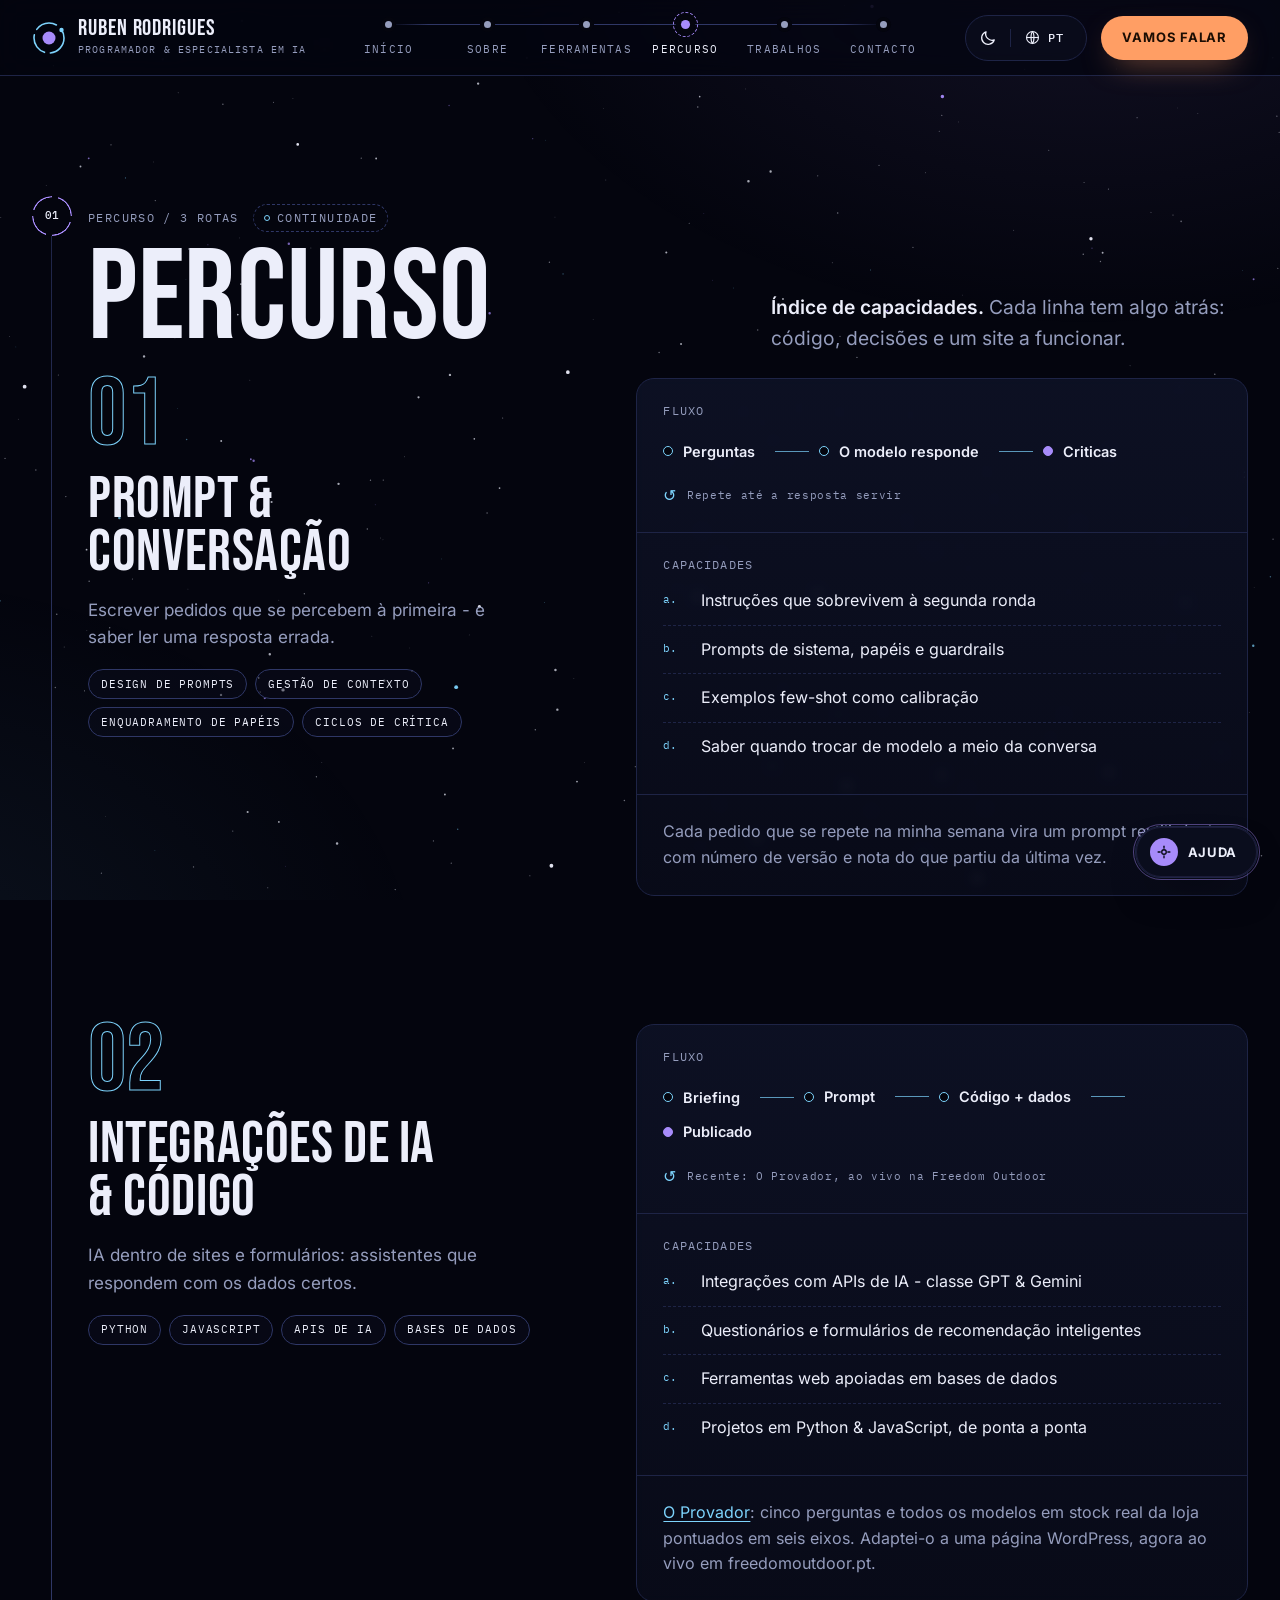
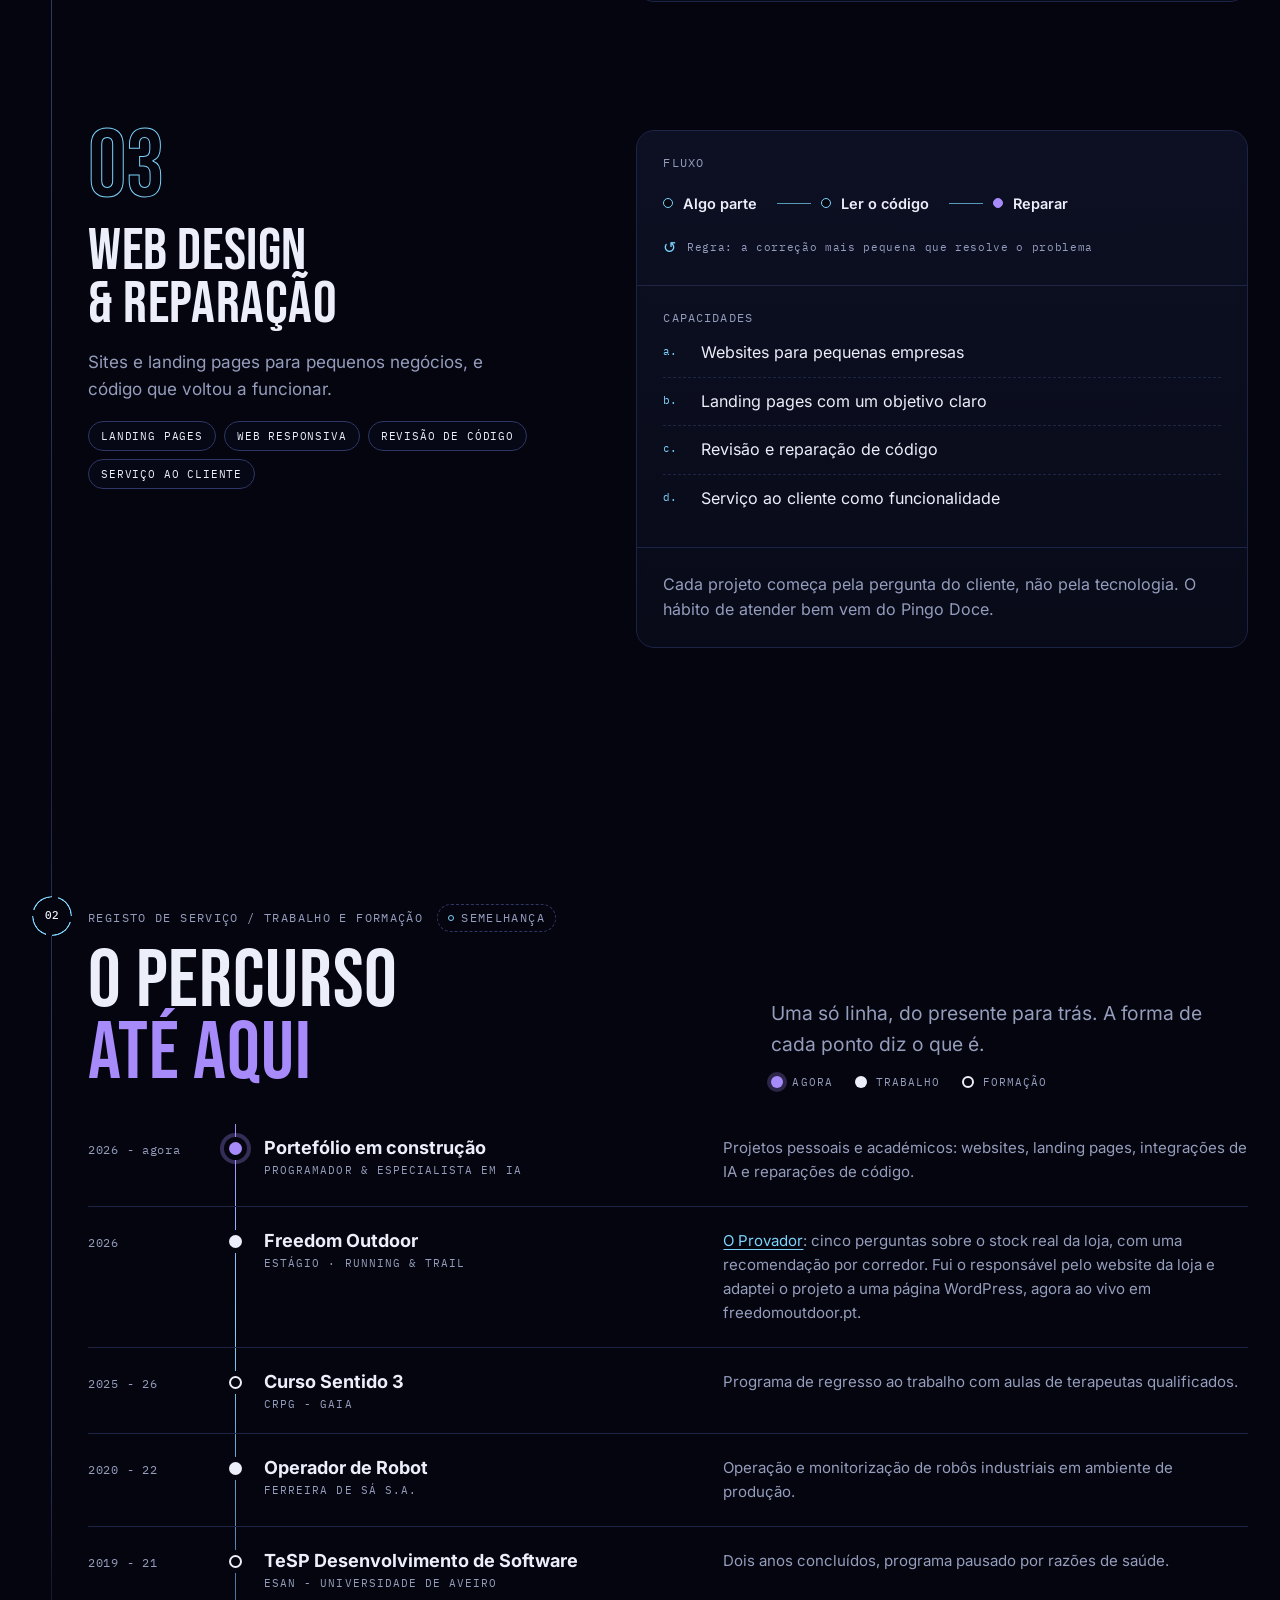
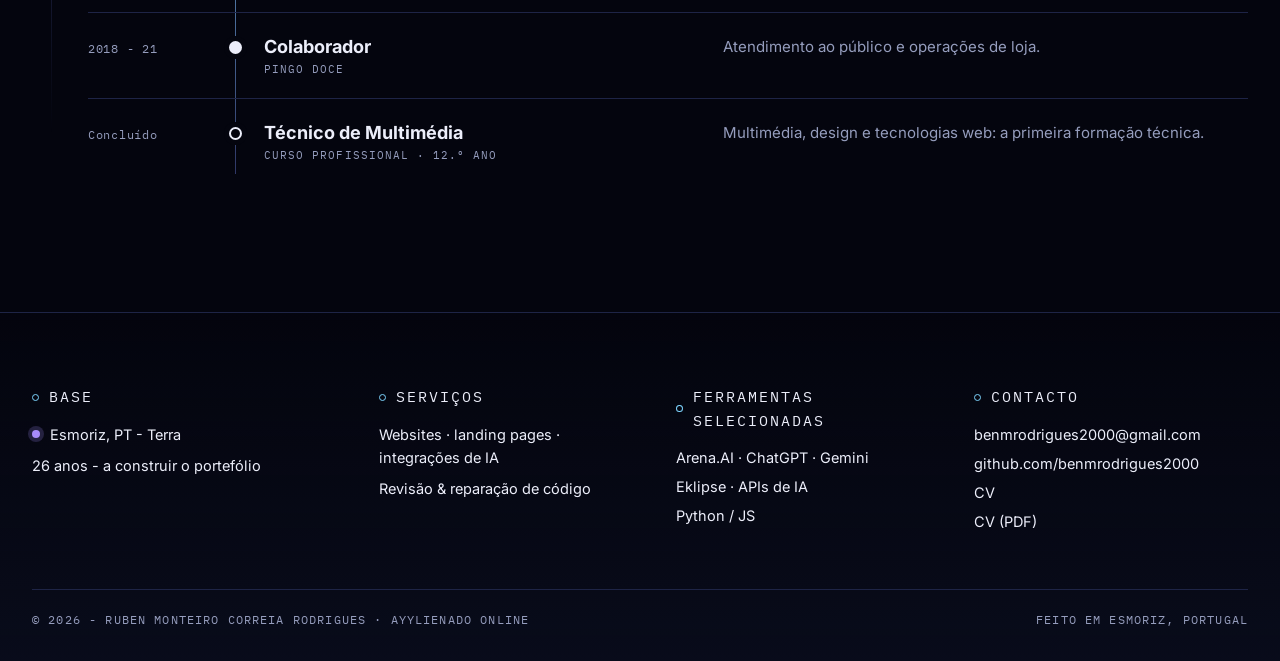
<file: percurso.html>
<!DOCTYPE html>
<html lang="pt-PT" data-lang="pt" data-theme="dark">
<head>
<meta charset="utf-8">
<meta name="viewport" content="width=device-width, initial-scale=1, viewport-fit=cover">
<meta name="color-scheme" content="dark">
<meta name="theme-color" content="#05060F">
<script>(function(){try{var q=new URLSearchParams(location.search);var l=q.get("lang"),t=q.get("theme"),L=null,T=null;try{L=localStorage.getItem("rr-lang");T=localStorage.getItem("rr-theme")}catch(e){}l=(l==="en"||l==="pt")?l:((L==="en"||L==="pt")?L:"pt");t=(t==="light"||t==="dark")?t:((T==="light"||T==="dark")?T:"dark");var r=document.documentElement;r.setAttribute("data-lang",l);r.setAttribute("lang",l==="en"?"en":"pt-PT");r.setAttribute("data-theme",t);var cs=document.querySelector('meta[name="color-scheme"]');if(cs)cs.content=t==="light"?"light":"dark";var tc=document.querySelector('meta[name="theme-color"]');if(tc)tc.content=t==="light"?"#F3F5FC":"#05060F";}catch(e){}})();</script>

<meta name="author" content="Ruben Monteiro Correia Rodrigues"><link rel="apple-touch-icon" href="apple-touch-icon.png">
<link rel="icon" type="image/png" sizes="192x192" href="icon-192.png">
<link rel="manifest" href="manifest.webmanifest">
<title data-en="Journey - Ruben Rodrigues - Developer &amp; AI Specialist">Percurso - Ruben Rodrigues - Programador &amp; Especialista em IA</title>
<meta name="description" content="Três rotas de capacidade e o registo de serviço: trabalho e formação." data-en="Three capability routes and the service record: work and training.">
<meta property="og:title" content="Percurso - Ruben Rodrigues - Programador &amp; Especialista em IA">
<meta property="og:description" content="Três rotas de capacidade e o registo de serviço: trabalho e formação.">
<meta property="og:locale" content="pt_PT">
<meta property="og:type" content="website">
<link rel="icon" type="image/svg+xml" href="favicon.svg">
<link rel="canonical" href="https://benmrodrigues2000.github.io/percurso.html">
<meta name="view-transition" content="same-origin"/>
<meta property="og:image" content="https://benmrodrigues2000.github.io/og.jpg">
<meta property="og:image:width" content="1200"/>
<meta property="og:image:height" content="630"/>
<meta property="og:image:alt" content="Cartão do portefólio de Ruben Rodrigues: Programador &amp; Especialista em IA, sobre um campo de estrelas"/>
<meta name="twitter:image:alt" content="Cartão do portefólio de Ruben Rodrigues: Programador &amp; Especialista em IA, sobre um campo de estrelas"/>
<meta property="og:url" content="https://benmrodrigues2000.github.io/percurso.html">
<meta name="twitter:card" content="summary_large_image">
<meta name="twitter:title" content="Percurso - Ruben Rodrigues - Programador &amp; Especialista em IA">
<meta name="twitter:description" content="Três rotas de capacidade e o registo de serviço: trabalho e formação.">
<meta name="twitter:image" content="https://benmrodrigues2000.github.io/og.jpg">
<link rel="preload" href="fonts/inter-400_700-latin.woff2" as="font" type="font/woff2" crossorigin>
<link rel="preload" href="fonts/bebas-neue-400-latin.woff2" as="font" type="font/woff2" crossorigin>
<link rel="stylesheet" href="fonts.css"/>
<link rel="stylesheet" href="css/style.css">
<link rel="stylesheet" href="css/ajuda.css">


<noscript><style>.rv{opacity:1;transform:none}.boot .hero-inner>*{opacity:1;transform:none}</style></noscript>
</head>
<body class="boot">
<a class="skip" href="#main"><span class="pt">Saltar para o conteúdo</span><span class="en">Skip to content</span></a>
<div class="sky-fallback" aria-hidden="true"></div>
<canvas id="sky" aria-hidden="true"></canvas>
<header class="site-header">
<div class="wrap hdr">
<a class="brand" href="index.html">
<svg class="brand-mark" viewBox="0 0 34 34" aria-hidden="true"><circle class="orbit" cx="17" cy="17" r="15"></circle><circle class="planet" cx="17" cy="17" r="6.5"></circle><circle cx="29.5" cy="9" r="2.2" fill="var(--link)"></circle></svg>
<span class="brand-txt"><span class="name">RUBEN RODRIGUES</span><span class="role"><span class="pt">Programador &amp; Especialista em IA</span><span class="en">Developer &amp; AI Specialist</span></span></span>
</a>
<nav aria-label="Secções do site" class="constellation" id="nav">
<a href="index.html"><i class="star" aria-hidden="true"></i><span class="lbl"><span class="pt">Início</span><span class="en">Home</span></span></a>
<a href="sobre.html"><i class="star" aria-hidden="true"></i><span class="lbl"><span class="pt">Sobre</span><span class="en">About</span></span></a>
<a href="ferramentas.html"><i class="star" aria-hidden="true"></i><span class="lbl"><span class="pt">Ferramentas</span><span class="en">Tools</span></span></a>
<a href="percurso.html" aria-current="page"><i class="star" aria-hidden="true"></i><span class="lbl"><span class="pt">Percurso</span><span class="en">Journey</span></span></a>
<a href="trabalhos.html"><i class="star" aria-hidden="true"></i><span class="lbl"><span class="pt">Trabalhos</span><span class="en">Work</span></span></a>
<a href="contacto.html"><i class="star" aria-hidden="true"></i><span class="lbl"><span class="pt">Contacto</span><span class="en">Contact</span></span></a>
</nav>
<div class="hdr-tools">
<div class="ctl-group" role="group" aria-label="Tema e idioma / Theme and language">
<button class="icon-btn theme-toggle" id="themeToggle" type="button" aria-label="Ativar modo claro" title="Ativar modo claro" aria-pressed="false">
<span class="t-icon t-sun" aria-hidden="true"><svg viewBox="0 0 24 24"><circle cx="12" cy="12" r="4"></circle><g class="rays"><line x1="12" y1="1.6" x2="12" y2="4"></line><line x1="12" y1="20" x2="12" y2="22.4"></line><line x1="1.6" y1="12" x2="4" y2="12"></line><line x1="20" y1="12" x2="22.4" y2="12"></line><line x1="4.4" y1="4.4" x2="6.1" y2="6.1"></line><line x1="17.9" y1="17.9" x2="19.6" y2="19.6"></line><line x1="4.4" y1="19.6" x2="6.1" y2="17.9"></line><line x1="17.9" y1="6.1" x2="19.6" y2="4.4"></line></g></svg></span>
<span class="t-icon t-moon" aria-hidden="true"><svg viewBox="0 0 24 24"><path d="M20.3 14.6A8.6 8.6 0 0 1 9.4 3.7a8.6 8.6 0 1 0 10.9 10.9z"></path></svg></span>
</button>
<span class="ctl-sep" aria-hidden="true"></span>
<button class="lang-toggle" id="langToggle" type="button" aria-label="Switch to English" title="Switch to English">
<span class="lt-globe" aria-hidden="true"><svg viewBox="0 0 24 24"><circle cx="12" cy="12" r="8.4"></circle><path d="M3.6 12h16.8"></path><path d="M12 3.6c2.7 2.5 2.7 14.1 0 16.8-2.7-2.7-2.7-14.3 0-16.8z"></path></svg></span>
<span class="lt-stack" aria-hidden="true"><span class="lt-code lt-pt">PT</span><span class="lt-code lt-en">EN</span></span>
</button>
</div>
<a class="btn btn-primary header-cta" href="contacto.html"><span class="pt">Vamos falar</span><span class="en">Let's talk</span></a>
<button aria-controls="nav" aria-expanded="false" aria-label="Abrir menu" class="burger" id="burger" type="button"><span></span></button>
</div>
</div>
</header>
<main id="main">
<section class="sec first" id="curriculum">
<div class="wrap">
<header class="sec-head wide">
<span class="node state" aria-hidden="true">01</span>
<div style="display:grid;gap:14px">
<div class="eyebrow"><span><span class="pt">Percurso / 3 rotas</span><span class="en">Journey / 3 routes</span></span><span class="g-tag"><span class="pt">Continuidade</span><span class="en">Continuity</span></span></div>
<h1 class="h1"><span class="pt">Percurso</span><span class="en">Journey</span></h1>
</div>
<p class="lead"><span class="pt"><strong>Índice de capacidades.</strong> Cada linha tem algo atrás: código, decisões e um site a funcionar.</span><span class="en"><strong>Capability index.</strong> Every line has something behind it: code, decisions and a working site.</span></p>
</header>
<div class="pathways">
<article class="pathway rv">
<div class="p-left">
<div class="p-num" aria-hidden="true">01</div>
<h2 class="p-title"><span class="pt">Prompt &amp;<br>Conversação</span><span class="en">Prompt &amp;<br>Conversation</span></h2>
<p class="p-desc"><span class="pt">Escrever pedidos que se percebem à primeira - e saber ler uma resposta errada.</span><span class="en">Writing requests that land the first time - and reading a bad answer.</span></p>
<div class="chip-row"><span class="chip"><span class="pt">Design de prompts</span><span class="en">Prompt design</span></span><span class="chip"><span class="pt">Gestão de contexto</span><span class="en">Context management</span></span><span class="chip"><span class="pt">Enquadramento de papéis</span><span class="en">Role framing</span></span><span class="chip"><span class="pt">Ciclos de crítica</span><span class="en">Critique cycles</span></span></div>
</div>
<div class="p-right region">
<div class="p-block">
<span class="mono"><span class="pt">Fluxo</span><span class="en">Flow</span></span>
<ol class="flow"><li><span class="pt">Perguntas</span><span class="en">Questions</span></li><li><span class="pt">O modelo responde</span><span class="en">The model answers</span></li><li><span class="pt">Criticas</span><span class="en">You critique</span></li></ol>
<p class="flow-note"><b aria-hidden="true">↺</b><span class="pt">Repete até a resposta servir</span><span class="en">Repeat until the answer works</span></p>
</div>
<div class="p-block">
<span class="mono"><span class="pt">Capacidades</span><span class="en">Capabilities</span></span>
<ul class="skills"><li><span>a.</span><span><span class="pt">Instruções que sobrevivem à segunda ronda</span><span class="en">Instructions that survive the second round</span></span></li><li><span>b.</span><span><span class="pt">Prompts de sistema, papéis e guardrails</span><span class="en">System prompts, roles and guardrails</span></span></li><li><span>c.</span><span><span class="pt">Exemplos few-shot como calibração</span><span class="en">Few-shot examples as calibration</span></span></li><li><span>d.</span><span><span class="pt">Saber quando trocar de modelo a meio da conversa</span><span class="en">Knowing when to switch models mid-conversation</span></span></li></ul>
</div>
<div class="p-block"><p class="body"><span class="pt">Cada pedido que se repete na minha semana vira um prompt reutilizável, com número de versão e nota do que partiu da última vez.</span><span class="en">Every request that repeats in my week becomes a reusable prompt, with a version number and a note of what broke last time.</span></p></div>
</div>
</article>
<article class="pathway rv">
<div class="p-left">
<div class="p-num" aria-hidden="true">02</div>
<h2 class="p-title"><span class="pt">Integrações de IA<br>&amp; Código</span><span class="en">AI &amp; Code<br>Integrations</span></h2>
<p class="p-desc"><span class="pt">IA dentro de sites e formulários: assistentes que respondem com os dados certos.</span><span class="en">AI inside sites and forms: assistants that answer with the right data.</span></p>
<div class="chip-row"><span class="chip">Python</span><span class="chip">JavaScript</span><span class="chip"><span class="pt">APIs de IA</span><span class="en">AI APIs</span></span><span class="chip"><span class="pt">Bases de dados</span><span class="en">Databases</span></span></div>
</div>
<div class="p-right region">
<div class="p-block">
<span class="mono"><span class="pt">Fluxo</span><span class="en">Flow</span></span>
<ol class="flow"><li>Briefing</li><li>Prompt</li><li><span class="pt">Código + dados</span><span class="en">Code + data</span></li><li><span class="pt">Publicado</span><span class="en">Shipped</span></li></ol>
<p class="flow-note"><b aria-hidden="true">↺</b><span class="pt">Recente: O Provador, ao vivo na Freedom Outdoor</span><span class="en">Recent: O Provador, live at Freedom Outdoor</span></p>
</div>
<div class="p-block">
<span class="mono"><span class="pt">Capacidades</span><span class="en">Capabilities</span></span>
<ul class="skills"><li><span>a.</span><span><span class="pt">Integrações com APIs de IA - classe GPT &amp; Gemini</span><span class="en">AI API integrations - GPT &amp; Gemini class</span></span></li><li><span>b.</span><span><span class="pt">Questionários e formulários de recomendação inteligentes</span><span class="en">Smart recommendation quizzes and forms</span></span></li><li><span>c.</span><span><span class="pt">Ferramentas web apoiadas em bases de dados</span><span class="en">Database-backed web tools</span></span></li><li><span>d.</span><span><span class="pt">Projetos em Python &amp; JavaScript, de ponta a ponta</span><span class="en">Python &amp; JavaScript projects, end to end</span></span></li></ul>
</div>
<div class="p-block"><p class="body"><span class="pt"><a class="tlink" href="https://freedomoutdoor.pt/provador" rel="noopener" target="_blank">O Provador</a>: cinco perguntas e todos os modelos em stock real da loja pontuados em seis eixos. Adaptei-o a uma página WordPress, agora ao vivo em freedomoutdoor.pt.</span><span class="en"><a class="tlink" href="https://freedomoutdoor.pt/provador" rel="noopener" target="_blank">O Provador</a>: five questions and every model in the store's real stock scored on six axes. I adapted it into a WordPress page, now live at freedomoutdoor.pt.</span></p></div>
</div>
</article>
<article class="pathway rv">
<div class="p-left">
<div class="p-num" aria-hidden="true">03</div>
<h2 class="p-title"><span class="pt">Web Design<br>&amp; Reparação</span><span class="en">Web Design<br>&amp; Repair</span></h2>
<p class="p-desc"><span class="pt">Sites e landing pages para pequenos negócios, e código que voltou a funcionar.</span><span class="en">Sites and landing pages for small businesses, and code that works again.</span></p>
<div class="chip-row"><span class="chip">Landing pages</span><span class="chip"><span class="pt">Web responsiva</span><span class="en">Responsive web</span></span><span class="chip"><span class="pt">Revisão de código</span><span class="en">Code review</span></span><span class="chip"><span class="pt">Serviço ao cliente</span><span class="en">Customer service</span></span></div>
</div>
<div class="p-right region">
<div class="p-block">
<span class="mono"><span class="pt">Fluxo</span><span class="en">Flow</span></span>
<ol class="flow"><li><span class="pt">Algo parte</span><span class="en">Something breaks</span></li><li><span class="pt">Ler o código</span><span class="en">Read the code</span></li><li><span class="pt">Reparar</span><span class="en">Repair</span></li></ol>
<p class="flow-note"><b aria-hidden="true">↺</b><span class="pt">Regra: a correção mais pequena que resolve o problema</span><span class="en">Rule: the smallest fix that solves the problem</span></p>
</div>
<div class="p-block">
<span class="mono"><span class="pt">Capacidades</span><span class="en">Capabilities</span></span>
<ul class="skills"><li><span>a.</span><span><span class="pt">Websites para pequenas empresas</span><span class="en">Websites for small businesses</span></span></li><li><span>b.</span><span><span class="pt">Landing pages com um objetivo claro</span><span class="en">Landing pages with one clear goal</span></span></li><li><span>c.</span><span><span class="pt">Revisão e reparação de código</span><span class="en">Code review and repair</span></span></li><li><span>d.</span><span><span class="pt">Serviço ao cliente como funcionalidade</span><span class="en">Customer service as a feature</span></span></li></ul>
</div>
<div class="p-block"><p class="body"><span class="pt">Cada projeto começa pela pergunta do cliente, não pela tecnologia. O hábito de atender bem vem do Pingo Doce.</span><span class="en">Every project starts with the client's question, not the technology. The habit of serving people well comes from Pingo Doce.</span></p></div>
</div>
</article>
</div>
</div>
</section>

<section class="sec last" id="registo">
<div class="wrap">
<header class="sec-head wide">
<span class="node" aria-hidden="true">02</span>
<div style="display:grid;gap:14px">
<div class="eyebrow"><span><span class="pt">Registo de serviço / trabalho e formação</span><span class="en">Service record / work &amp; training</span></span><span class="g-tag"><span class="pt">Semelhança</span><span class="en">Similarity</span></span></div>
<h2 class="h2"><span class="pt">O percurso<br><em>até aqui</em></span><span class="en">The journey<br><em>so far</em></span></h2>
</div>
<div style="display:grid;gap:14px">
<p class="lead"><span class="pt">Uma só linha, do presente para trás. A forma de cada ponto diz o que é.</span><span class="en">One single line, from now backwards. The shape of each point tells you what it is.</span></p>
<div class="legend"><span><i class="lg now"></i><span class="pt">Agora</span><span class="en">Now</span></span><span><i class="lg fill"></i><span class="pt">Trabalho</span><span class="en">Work</span></span><span><i class="lg ring"></i><span class="pt">Formação</span><span class="en">Training</span></span></div>
</div>
</header>
<ul class="timeline rv"><li class="t-now"><span class="yr"><span class="pt">2026 - agora</span><span class="en">2026 - now</span></span><span class="who"><span class="pt">Portefólio em construção</span><span class="en">Portfolio under construction</span><small><span class="pt">Programador &amp; Especialista em IA</span><span class="en">Developer &amp; AI Specialist</span></small></span><p class="what"><span class="pt">Projetos pessoais e académicos: websites, landing pages, integrações de IA e reparações de código.</span><span class="en">Personal and academic projects: websites, landing pages, AI integrations and code repairs.</span></p></li><li class="t-work"><span class="yr">2026</span><span class="who">Freedom Outdoor<small><span class="pt">Estágio · Running &amp; Trail</span><span class="en">Internship · Running &amp; Trail</span></small></span><p class="what"><span class="pt"><a class="tlink" href="https://freedomoutdoor.pt/provador" rel="noopener" target="_blank">O Provador</a>: cinco perguntas sobre o stock real da loja, com uma recomendação por corredor. Fui o responsável pelo website da loja e adaptei o projeto a uma página WordPress, agora ao vivo em freedomoutdoor.pt.</span><span class="en"><a class="tlink" href="https://freedomoutdoor.pt/provador" rel="noopener" target="_blank">O Provador</a>: five questions over the store's real stock, with one recommendation per runner. I was the lead on the store website and adapted the project into a WordPress page, now live at freedomoutdoor.pt.</span></p></li><li class="t-train"><span class="yr">2025 - 26</span><span class="who">Curso Sentido 3<small>CRPG - Gaia</small></span><p class="what"><span class="pt">Programa de regresso ao trabalho com aulas de terapeutas qualificados.</span><span class="en">A return-to-work programme with sessions led by qualified therapists.</span></p></li><li class="t-work"><span class="yr">2020 - 22</span><span class="who"><span class="pt">Operador de Robot</span><span class="en">Robot Operator</span><small>Ferreira de Sá S.A.</small></span><p class="what"><span class="pt">Operação e monitorização de robôs industriais em ambiente de produção.</span><span class="en">Operating and monitoring industrial robots in a production environment.</span></p></li><li class="t-train"><span class="yr">2019 - 21</span><span class="who"><span class="pt">TeSP Desenvolvimento de Software</span><span class="en">TeSP Software Development</span><small><span class="pt">ESAN - Universidade de Aveiro</span><span class="en">ESAN - University of Aveiro</span></small></span><p class="what"><span class="pt">Dois anos concluídos, programa pausado por razões de saúde.</span><span class="en">Two years completed, programme paused for health reasons.</span></p></li><li class="t-work"><span class="yr">2018 - 21</span><span class="who"><span class="pt">Colaborador</span><span class="en">Team member</span><small>Pingo Doce</small></span><p class="what"><span class="pt">Atendimento ao público e operações de loja.</span><span class="en">Customer service and store operations.</span></p></li><li class="t-train"><span class="yr"><span class="pt">Concluído</span><span class="en">Completed</span></span><span class="who"><span class="pt">Técnico de Multimédia</span><span class="en">Multimedia Technician</span><small><span class="pt">Curso profissional · 12.º ano</span><span class="en">Vocational course · 12th grade</span></small></span><p class="what"><span class="pt">Multimédia, design e tecnologias web: a primeira formação técnica.</span><span class="en">Multimedia, design and web technologies: my first technical training.</span></p></li></ul>
</div>
</section>
</main>
<footer class="site-footer">
<div class="wrap">
<div class="footer-grid">
<div>
<p class="f-h"><span class="pt">Base</span><span class="en">Base</span></p>
<p><span class="dot-live" aria-hidden="true"></span><span><span class="pt">Esmoriz, PT - Terra</span><span class="en">Esmoriz, PT - Earth</span></span></p>
<p><span class="pt">26 anos - a construir o portefólio</span><span class="en">26 years old - building portfolio</span></p>
</div>
<div>
<p class="f-h"><span class="pt">Serviços</span><span class="en">Services</span></p>
<p><span class="pt">Websites · landing pages · integrações de IA</span><span class="en">Websites · landing pages · AI integrations</span></p>
<p><span class="pt">Revisão &amp; reparação de código</span><span class="en">Code review &amp; repair</span></p>
</div>
<div>
<p class="f-h"><span class="pt">Ferramentas selecionadas</span><span class="en">Selected tools</span></p>
<ul>
<li>Arena.AI · ChatGPT · Gemini</li>
<li>Eklipse · <span class="pt">APIs de IA</span><span class="en">AI APIs</span></li>
<li>Python / JS</li>
</ul>
</div>
<div>
<p class="f-h"><span class="pt">Contacto</span><span class="en">Contact</span></p>
<ul>
<li><a href="mailto:benmrodrigues2000@gmail.com">benmrodrigues2000@gmail.com</a></li>
<li><a href="https://github.com/benmrodrigues2000" rel="noopener" target="_blank">github.com/benmrodrigues2000</a></li>
<li><a href="cv.html">CV</a></li>
<li><a href="cv.pdf" download>CV (PDF)</a></li>
</ul>
</div>
</div>
<div class="footer-base">
<span class="mono">© 2026 - Ruben Monteiro Correia Rodrigues · AYYLIENADO online</span>
<span class="mono"><span class="pt">Feito em Esmoriz, Portugal</span><span class="en">Made in Esmoriz, Portugal</span></span>
</div>
</div>
</footer>

<script src="js/controls.js" defer></script>
<script src="js/main.js" defer></script>
<script src="js/ajuda.js" defer fetchpriority="low"></script>
</body>
</html>
</file>
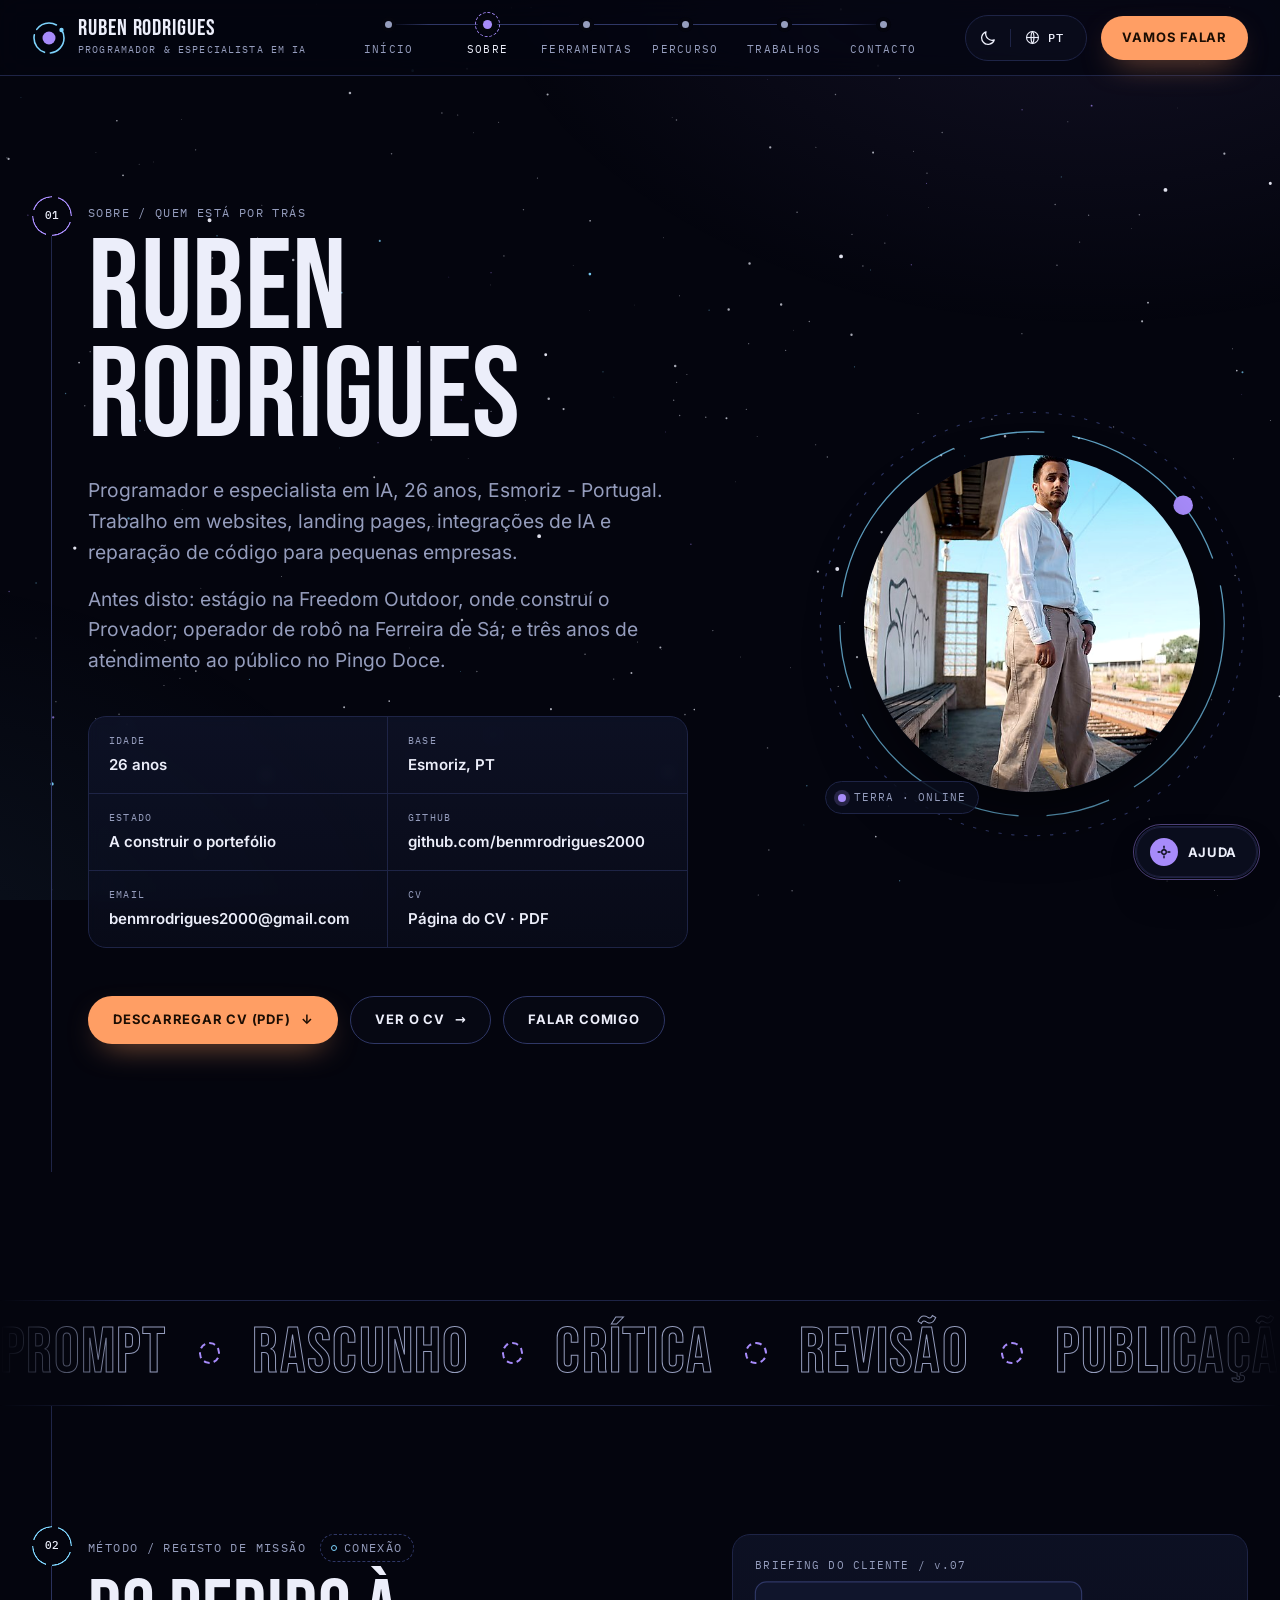
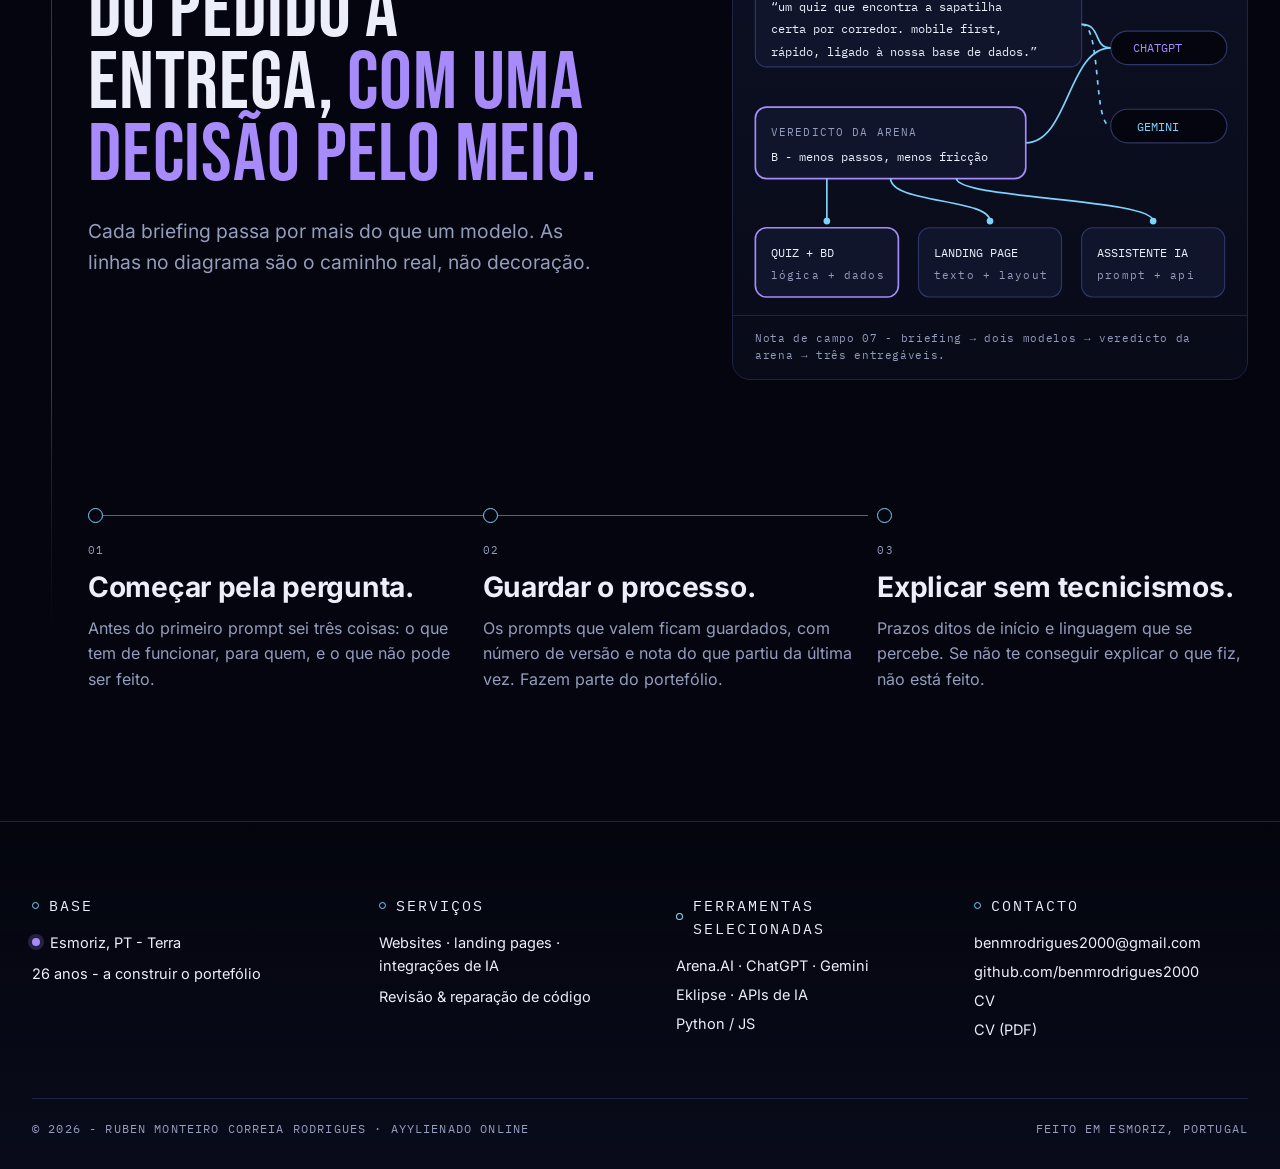
<file: sobre.html>
<!DOCTYPE html>
<html lang="pt-PT" data-lang="pt" data-theme="dark">
<head>
<meta charset="utf-8">
<meta name="viewport" content="width=device-width, initial-scale=1, viewport-fit=cover">
<meta name="color-scheme" content="dark">
<meta name="theme-color" content="#05060F">
<script>(function(){try{var q=new URLSearchParams(location.search);var l=q.get("lang"),t=q.get("theme"),L=null,T=null;try{L=localStorage.getItem("rr-lang");T=localStorage.getItem("rr-theme")}catch(e){}l=(l==="en"||l==="pt")?l:((L==="en"||L==="pt")?L:"pt");t=(t==="light"||t==="dark")?t:((T==="light"||T==="dark")?T:"dark");var r=document.documentElement;r.setAttribute("data-lang",l);r.setAttribute("lang",l==="en"?"en":"pt-PT");r.setAttribute("data-theme",t);var cs=document.querySelector('meta[name="color-scheme"]');if(cs)cs.content=t==="light"?"light":"dark";var tc=document.querySelector('meta[name="theme-color"]');if(tc)tc.content=t==="light"?"#F3F5FC":"#05060F";}catch(e){}})();</script>

<meta name="author" content="Ruben Monteiro Correia Rodrigues"><link rel="apple-touch-icon" href="apple-touch-icon.png">
<link rel="icon" type="image/png" sizes="192x192" href="icon-192.png">
<link rel="manifest" href="manifest.webmanifest">
<title data-en="About - Ruben Rodrigues - Developer &amp; AI Specialist">Sobre - Ruben Rodrigues - Programador &amp; Especialista em IA</title>
<meta name="description" content="Quem está por trás: percurso, método e princípios de trabalho." data-en="Who&#39;s behind it: journey, method and working principles.">
<meta property="og:title" content="Sobre - Ruben Rodrigues - Programador &amp; Especialista em IA">
<meta property="og:description" content="Quem está por trás: percurso, método e princípios de trabalho.">
<meta property="og:locale" content="pt_PT">
<meta property="og:type" content="website">
<link rel="icon" type="image/svg+xml" href="favicon.svg">
<link rel="canonical" href="https://benmrodrigues2000.github.io/sobre.html">
<meta name="view-transition" content="same-origin"/>
<meta property="og:image" content="https://benmrodrigues2000.github.io/og.jpg">
<meta property="og:image:width" content="1200"/>
<meta property="og:image:height" content="630"/>
<meta property="og:image:alt" content="Cartão do portefólio de Ruben Rodrigues: Programador &amp; Especialista em IA, sobre um campo de estrelas"/>
<meta name="twitter:image:alt" content="Cartão do portefólio de Ruben Rodrigues: Programador &amp; Especialista em IA, sobre um campo de estrelas"/>
<meta property="og:url" content="https://benmrodrigues2000.github.io/sobre.html">
<meta name="twitter:card" content="summary_large_image">
<meta name="twitter:title" content="Sobre - Ruben Rodrigues - Programador &amp; Especialista em IA">
<meta name="twitter:description" content="Quem está por trás: percurso, método e princípios de trabalho.">
<meta name="twitter:image" content="https://benmrodrigues2000.github.io/og.jpg">
<link rel="preload" href="fonts/inter-400_700-latin.woff2" as="font" type="font/woff2" crossorigin>
<link rel="preload" href="fonts/bebas-neue-400-latin.woff2" as="font" type="font/woff2" crossorigin>
<link rel="stylesheet" href="fonts.css"/>
<link rel="stylesheet" href="css/style.css">
<link rel="stylesheet" href="css/ajuda.css">
<script type="application/ld+json">{"@context": "https://schema.org", "@type": "Person", "name": "Ruben Monteiro Correia Rodrigues", "alternateName": "AYYLIENADO", "jobTitle": "Programador & Especialista em IA", "email": "mailto:benmrodrigues2000@gmail.com", "url": "https://benmrodrigues2000.github.io/", "sameAs": ["https://github.com/benmrodrigues2000", "https://freedomoutdoor.pt/provador"], "address": {"@type": "PostalAddress", "addressLocality": "Esmoriz", "addressCountry": "PT"}}</script>


<noscript><style>.rv{opacity:1;transform:none}.boot .hero-inner>*{opacity:1;transform:none}</style></noscript>
</head>
<body class="boot">
<a class="skip" href="#main"><span class="pt">Saltar para o conteúdo</span><span class="en">Skip to content</span></a>
<div class="sky-fallback" aria-hidden="true"></div>
<canvas id="sky" aria-hidden="true"></canvas>
<header class="site-header">
<div class="wrap hdr">
<a class="brand" href="index.html">
<svg class="brand-mark" viewBox="0 0 34 34" aria-hidden="true"><circle class="orbit" cx="17" cy="17" r="15"></circle><circle class="planet" cx="17" cy="17" r="6.5"></circle><circle cx="29.5" cy="9" r="2.2" fill="var(--link)"></circle></svg>
<span class="brand-txt"><span class="name">RUBEN RODRIGUES</span><span class="role"><span class="pt">Programador &amp; Especialista em IA</span><span class="en">Developer &amp; AI Specialist</span></span></span>
</a>
<nav aria-label="Secções do site" class="constellation" id="nav">
<a href="index.html"><i class="star" aria-hidden="true"></i><span class="lbl"><span class="pt">Início</span><span class="en">Home</span></span></a>
<a href="sobre.html" aria-current="page"><i class="star" aria-hidden="true"></i><span class="lbl"><span class="pt">Sobre</span><span class="en">About</span></span></a>
<a href="ferramentas.html"><i class="star" aria-hidden="true"></i><span class="lbl"><span class="pt">Ferramentas</span><span class="en">Tools</span></span></a>
<a href="percurso.html"><i class="star" aria-hidden="true"></i><span class="lbl"><span class="pt">Percurso</span><span class="en">Journey</span></span></a>
<a href="trabalhos.html"><i class="star" aria-hidden="true"></i><span class="lbl"><span class="pt">Trabalhos</span><span class="en">Work</span></span></a>
<a href="contacto.html"><i class="star" aria-hidden="true"></i><span class="lbl"><span class="pt">Contacto</span><span class="en">Contact</span></span></a>
</nav>
<div class="hdr-tools">
<div class="ctl-group" role="group" aria-label="Tema e idioma / Theme and language">
<button class="icon-btn theme-toggle" id="themeToggle" type="button" aria-label="Ativar modo claro" title="Ativar modo claro" aria-pressed="false">
<span class="t-icon t-sun" aria-hidden="true"><svg viewBox="0 0 24 24"><circle cx="12" cy="12" r="4"></circle><g class="rays"><line x1="12" y1="1.6" x2="12" y2="4"></line><line x1="12" y1="20" x2="12" y2="22.4"></line><line x1="1.6" y1="12" x2="4" y2="12"></line><line x1="20" y1="12" x2="22.4" y2="12"></line><line x1="4.4" y1="4.4" x2="6.1" y2="6.1"></line><line x1="17.9" y1="17.9" x2="19.6" y2="19.6"></line><line x1="4.4" y1="19.6" x2="6.1" y2="17.9"></line><line x1="17.9" y1="6.1" x2="19.6" y2="4.4"></line></g></svg></span>
<span class="t-icon t-moon" aria-hidden="true"><svg viewBox="0 0 24 24"><path d="M20.3 14.6A8.6 8.6 0 0 1 9.4 3.7a8.6 8.6 0 1 0 10.9 10.9z"></path></svg></span>
</button>
<span class="ctl-sep" aria-hidden="true"></span>
<button class="lang-toggle" id="langToggle" type="button" aria-label="Switch to English" title="Switch to English">
<span class="lt-globe" aria-hidden="true"><svg viewBox="0 0 24 24"><circle cx="12" cy="12" r="8.4"></circle><path d="M3.6 12h16.8"></path><path d="M12 3.6c2.7 2.5 2.7 14.1 0 16.8-2.7-2.7-2.7-14.3 0-16.8z"></path></svg></span>
<span class="lt-stack" aria-hidden="true"><span class="lt-code lt-pt">PT</span><span class="lt-code lt-en">EN</span></span>
</button>
</div>
<a class="btn btn-primary header-cta" href="contacto.html"><span class="pt">Vamos falar</span><span class="en">Let's talk</span></a>
<button aria-controls="nav" aria-expanded="false" aria-label="Abrir menu" class="burger" id="burger" type="button"><span></span></button>
</div>
</div>
</header>
<main id="main">
<section class="sec first" id="sobre">
<div class="wrap">
<div class="profile">
<div class="profile-copy">
<header class="sec-head" style="margin:0">
<span class="node state" aria-hidden="true">01</span>
<div class="eyebrow"><span><span class="pt">Sobre / quem está por trás</span><span class="en">About / who's behind it</span></span></div>
<h1 class="h1">Ruben<br>Rodrigues</h1>
</header>
<p class="lead"><span class="pt">Programador e especialista em IA, 26 anos, Esmoriz - Portugal. Trabalho em websites, landing pages, integrações de IA e reparação de código para pequenas empresas.</span><span class="en">Developer and AI specialist, 26, from Esmoriz - Portugal. I work on websites, landing pages, AI integrations and code repair for small businesses.</span></p>
<p class="lead"><span class="pt">Antes disto: estágio na Freedom Outdoor, onde construí o Provador; operador de robô na Ferreira de Sá; e três anos de atendimento ao público no Pingo Doce.</span><span class="en">Before this: an internship at Freedom Outdoor, where I built O Provador; robot operator at Ferreira de Sá; and three years serving customers at Pingo Doce.</span></p>
<dl class="facts region">
<div><dt><span class="pt">Idade</span><span class="en">Age</span></dt><dd><span class="pt">26 anos</span><span class="en">26 years old</span></dd></div>
<div><dt><span class="pt">Base</span><span class="en">Base</span></dt><dd>Esmoriz, PT</dd></div>
<div><dt><span class="pt">Estado</span><span class="en">Status</span></dt><dd><span class="pt">A construir o portefólio</span><span class="en">Building portfolio</span></dd></div>
<div><dt>GitHub</dt><dd><a href="https://github.com/benmrodrigues2000" rel="noopener" target="_blank">github.com/benmrodrigues2000</a></dd></div>
<div><dt>Email</dt><dd><a href="mailto:benmrodrigues2000@gmail.com">benmrodrigues2000@gmail.com</a></dd></div>
<div><dt>CV</dt><dd><a href="cv.html"><span class="pt">Página do CV</span><span class="en">CV page</span></a> · <a href="cv.pdf" download><span class="pt">PDF</span><span class="en">PDF</span></a></dd></div>
</dl>
<div class="actions">
<a class="btn btn-primary" href="cv.pdf" download><span class="pt">Descarregar CV (PDF)</span><span class="en">Download CV (PDF)</span> <span class="arrow">↓</span></a>
<a class="btn btn-ghost" href="cv.html"><span class="pt">Ver o CV</span><span class="en">See the CV</span> <span class="arrow">→</span></a>
<a class="btn btn-ghost" href="contacto.html"><span class="pt">Falar comigo</span><span class="en">Get in touch</span></a>
</div>
</div>
<figure class="portrait rv">
<svg viewBox="0 0 400 400" aria-hidden="true">
<circle class="ring2" cx="200" cy="200" r="196"></circle>
<circle class="ring1" cx="200" cy="200" r="178"></circle>
<circle class="moon" cx="340" cy="90" r="9"></circle>
</svg>
<div class="ph"><img alt="Retrato de Ruben Rodrigues" fetchpriority="high" height="960" loading="eager" sizes="(max-width:720px) 72vw, 380px" src="assets/ruben-portrait-768.jpg" srcset="assets/ruben-portrait-480.jpg 480w, assets/ruben-portrait-768.jpg 768w" width="768"/></div>
<figcaption><span class="dot-live" aria-hidden="true"></span><span class="pt">Terra · online</span><span class="en">Earth · online</span></figcaption>
</figure>
</div>
</div>
</section>

<section class="sec last" id="method">
<div aria-hidden="true" class="marquee">
<div class="marquee-track">
<span><span class="pt">Prompt <i class='sep'></i> Rascunho <i class='sep'></i> Crítica <i class='sep'></i> Revisão <i class='sep'></i> Publicação <i class='sep'></i></span><span class="en">Prompt <i class='sep'></i> Draft <i class='sep'></i> Critique <i class='sep'></i> Revision <i class='sep'></i> Publish <i class='sep'></i></span></span>
<span><span class="pt">Prompt <i class='sep'></i> Rascunho <i class='sep'></i> Crítica <i class='sep'></i> Revisão <i class='sep'></i> Publicação <i class='sep'></i></span><span class="en">Prompt <i class='sep'></i> Draft <i class='sep'></i> Critique <i class='sep'></i> Revision <i class='sep'></i> Publish <i class='sep'></i></span></span>
</div>
</div>
<div class="wrap">
<div class="method-grid">
<div class="method-statement">
<header class="sec-head" style="margin:0">
<span class="node" aria-hidden="true">02</span>
<div class="eyebrow"><span><span class="pt">Método / registo de missão</span><span class="en">Method / mission log</span></span><span class="g-tag"><span class="pt">Conexão</span><span class="en">Connectedness</span></span></div>
<h2 class="h2 rv"><span class="pt">Do pedido à entrega, <em>com uma decisão pelo meio.</em></span><span class="en">From request to delivery, <em>with one decision in the middle.</em></span></h2>
</header>
<p class="lead"><span class="pt">Cada briefing passa por mais do que um modelo. As linhas no diagrama são o caminho real, não decoração.</span><span class="en">Every brief goes through more than one model. The lines in the diagram are the real path, not decoration.</span></p>
</div>
<figure class="notebook region rv">
<svg aria-label="Diagrama de um briefing a passar por dois modelos e um veredicto da arena, tornando-se três entregáveis" role="img" viewBox="0 0 460 340">
<text class="nb-t m" x="20" y="30"><tspan class="pt">BRIEFING DO CLIENTE / v.07</tspan><tspan class="en">CLIENT BRIEF / v.07</tspan></text>
<rect class="nb-box" height="76" rx="10" width="292" x="20" y="42"></rect>
<text class="nb-t" x="34" y="68"><tspan class="pt">“um quiz que encontra a sapatilha</tspan><tspan class="en">“a quiz that finds the right shoe</tspan></text>
<text class="nb-t" x="34" y="88"><tspan class="pt">certa por corredor. mobile first,</tspan><tspan class="en">for each runner. mobile first,</tspan></text>
<text class="nb-t" x="34" y="108"><tspan class="pt">rápido, ligado à nossa base de dados.”</tspan><tspan class="en">fast, connected to our database.”</tspan></text>
<path class="nb-line" d="M312 80 C 330 80 322 101 338 101"></path>
<path class="nb-line dash" d="M312 80 C 330 80 322 171 338 171"></path>
<rect class="nb-dark" height="30" rx="15" width="104" x="338" y="86"></rect>
<text class="nb-t v" x="358" y="105">CHATGPT</text>
<rect class="nb-dark" height="30" rx="15" width="104" x="338" y="156"></rect>
<text class="nb-t c" x="362" y="175">GEMINI</text>
<path class="nb-line" d="M338 101 C 300 101 300 186 262 186"></path>
<rect class="nb-box sel" height="64" rx="10" width="242" x="20" y="154"></rect>
<text class="nb-t m" x="34" y="180"><tspan class="pt">VEREDICTO DA ARENA</tspan><tspan class="en">ARENA VERDICT</tspan></text>
<text class="nb-t" x="34" y="202"><tspan class="pt">B - menos passos, menos fricção</tspan><tspan class="en">B - fewer steps, less friction</tspan></text>
<path class="nb-line" d="M84 218 V 256"></path>
<path class="nb-line" d="M141 218 C 141 240 230 236 230 256"></path>
<path class="nb-line" d="M200 218 C 200 236 376 236 376 256"></path>
<circle class="nb-dot" cx="84" cy="256" r="3"></circle><circle class="nb-dot" cx="230" cy="256" r="3"></circle><circle class="nb-dot" cx="376" cy="256" r="3"></circle>
<rect class="nb-box sel" height="62" rx="10" width="128" x="20" y="262"></rect>
<text class="nb-t" x="34" y="288"><tspan class="pt">QUIZ + BD</tspan><tspan class="en">QUIZ + DB</tspan></text>
<text class="nb-t m" x="34" y="308"><tspan class="pt">lógica + dados</tspan><tspan class="en">logic + data</tspan></text>
<rect class="nb-box" height="62" rx="10" width="128" x="166" y="262"></rect>
<text class="nb-t" x="180" y="288">LANDING PAGE</text>
<text class="nb-t m" x="180" y="308"><tspan class="pt">texto + layout</tspan><tspan class="en">copy + layout</tspan></text>
<rect class="nb-box" height="62" rx="10" width="128" x="312" y="262"></rect>
<text class="nb-t" x="326" y="288"><tspan class="pt">ASSISTENTE IA</tspan><tspan class="en">AI ASSISTANT</tspan></text>
<text class="nb-t m" x="326" y="308">prompt + api</text>
</svg>
<figcaption><span class="pt">Nota de campo 07 - briefing → dois modelos → veredicto da arena → três entregáveis.</span><span class="en">Field note 07 - brief → two models → arena verdict → three deliverables.</span></figcaption>
</figure>
<div class="principles rv">
<div class="principle">
<span class="num">01</span>
<h3 class="h3"><span class="pt">Começar pela pergunta.</span><span class="en">Start with the question.</span></h3>
<p><span class="pt">Antes do primeiro prompt sei três coisas: o que tem de funcionar, para quem, e o que não pode ser feito.</span><span class="en">Before the first prompt I know three things: what has to work, for whom, and what can't be done.</span></p>
</div>
<div class="principle">
<span class="num">02</span>
<h3 class="h3"><span class="pt">Guardar o processo.</span><span class="en">Keep the process.</span></h3>
<p><span class="pt">Os prompts que valem ficam guardados, com número de versão e nota do que partiu da última vez. Fazem parte do portefólio.</span><span class="en">The prompts worth keeping are saved with a version number and a note of what broke last time. They are part of the portfolio.</span></p>
</div>
<div class="principle">
<span class="num">03</span>
<h3 class="h3"><span class="pt">Explicar sem tecnicismos.</span><span class="en">Explain without jargon.</span></h3>
<p><span class="pt">Prazos ditos de início e linguagem que se percebe. Se não te conseguir explicar o que fiz, não está feito.</span><span class="en">Deadlines stated up front and language you can follow. If I can't explain what I did, it isn't done.</span></p>
</div>
</div>
</div>
</div>
</section>
</main>
<footer class="site-footer">
<div class="wrap">
<div class="footer-grid">
<div>
<p class="f-h"><span class="pt">Base</span><span class="en">Base</span></p>
<p><span class="dot-live" aria-hidden="true"></span><span><span class="pt">Esmoriz, PT - Terra</span><span class="en">Esmoriz, PT - Earth</span></span></p>
<p><span class="pt">26 anos - a construir o portefólio</span><span class="en">26 years old - building portfolio</span></p>
</div>
<div>
<p class="f-h"><span class="pt">Serviços</span><span class="en">Services</span></p>
<p><span class="pt">Websites · landing pages · integrações de IA</span><span class="en">Websites · landing pages · AI integrations</span></p>
<p><span class="pt">Revisão &amp; reparação de código</span><span class="en">Code review &amp; repair</span></p>
</div>
<div>
<p class="f-h"><span class="pt">Ferramentas selecionadas</span><span class="en">Selected tools</span></p>
<ul>
<li>Arena.AI · ChatGPT · Gemini</li>
<li>Eklipse · <span class="pt">APIs de IA</span><span class="en">AI APIs</span></li>
<li>Python / JS</li>
</ul>
</div>
<div>
<p class="f-h"><span class="pt">Contacto</span><span class="en">Contact</span></p>
<ul>
<li><a href="mailto:benmrodrigues2000@gmail.com">benmrodrigues2000@gmail.com</a></li>
<li><a href="https://github.com/benmrodrigues2000" rel="noopener" target="_blank">github.com/benmrodrigues2000</a></li>
<li><a href="cv.html">CV</a></li>
<li><a href="cv.pdf" download>CV (PDF)</a></li>
</ul>
</div>
</div>
<div class="footer-base">
<span class="mono">© 2026 - Ruben Monteiro Correia Rodrigues · AYYLIENADO online</span>
<span class="mono"><span class="pt">Feito em Esmoriz, Portugal</span><span class="en">Made in Esmoriz, Portugal</span></span>
</div>
</div>
</footer>

<script src="js/controls.js" defer></script>
<script src="js/main.js" defer></script>
<script src="js/ajuda.js" defer fetchpriority="low"></script>
</body>
</html>
</file>
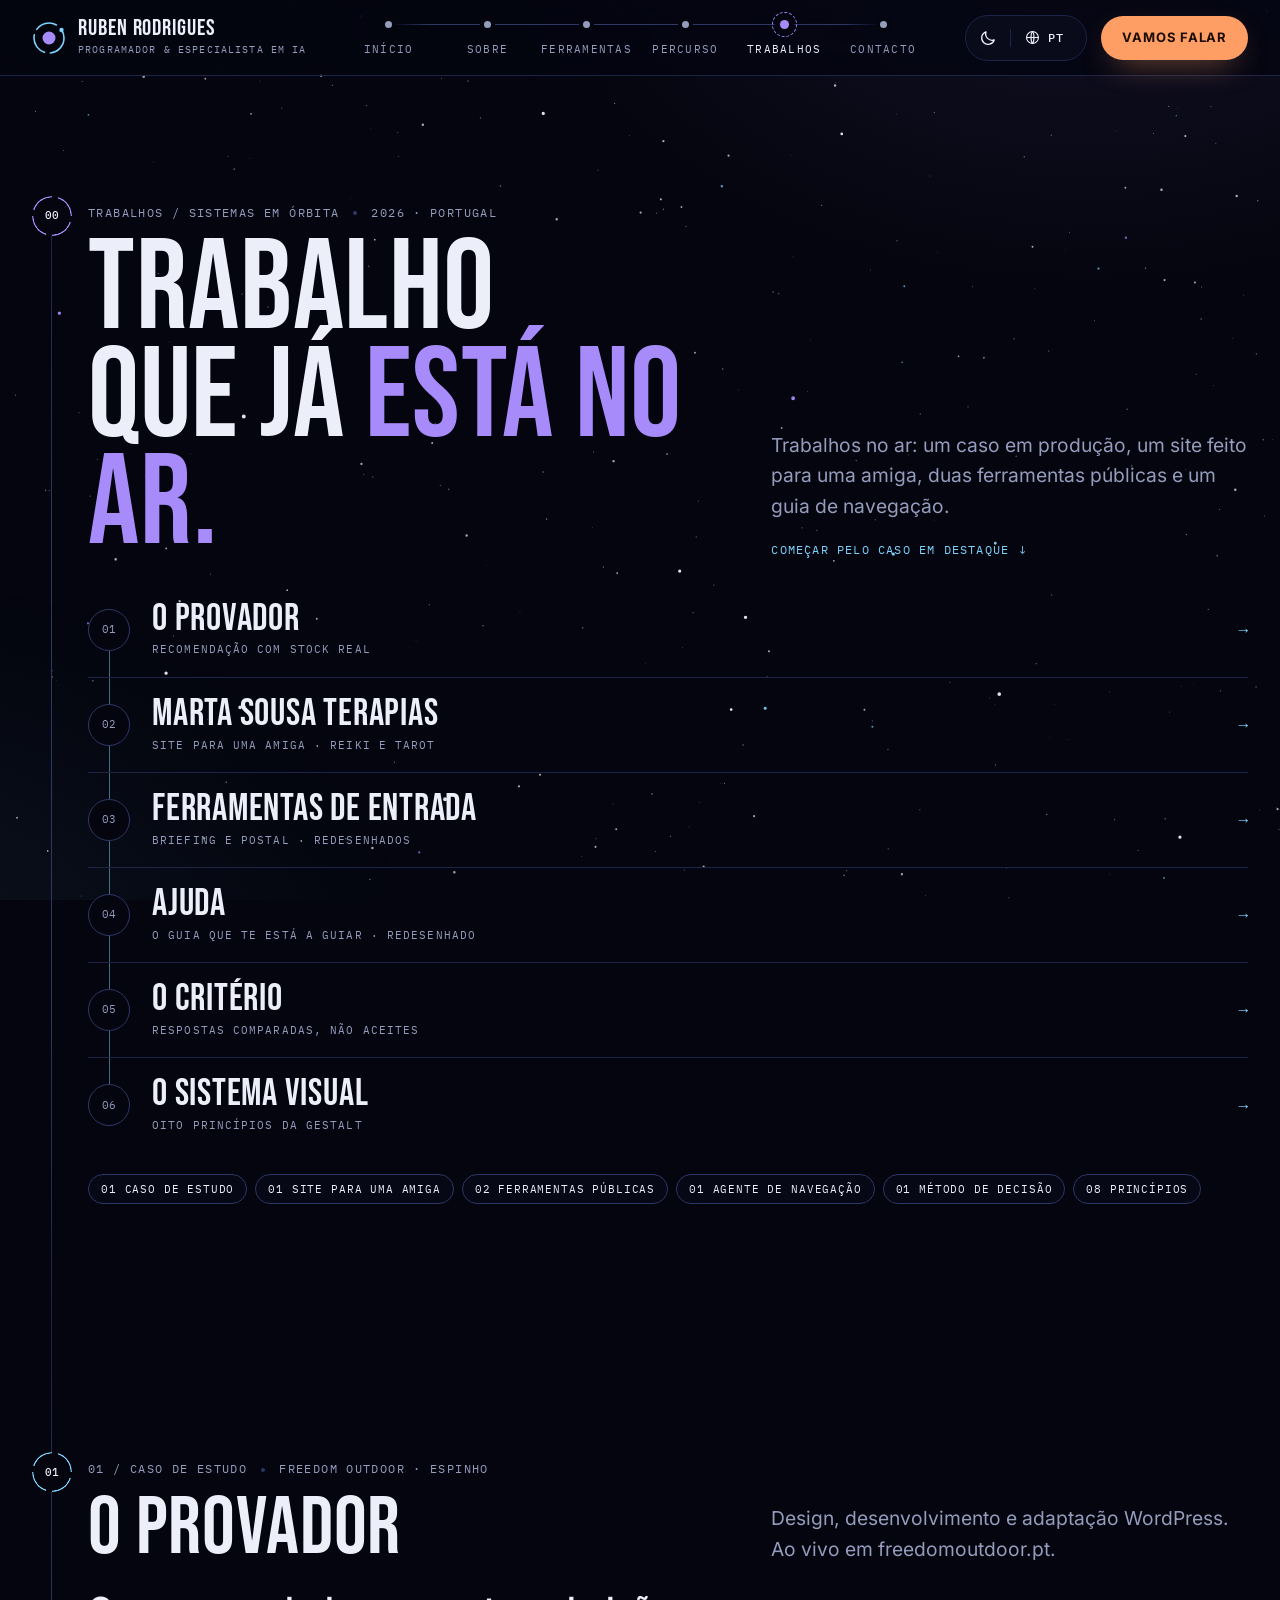
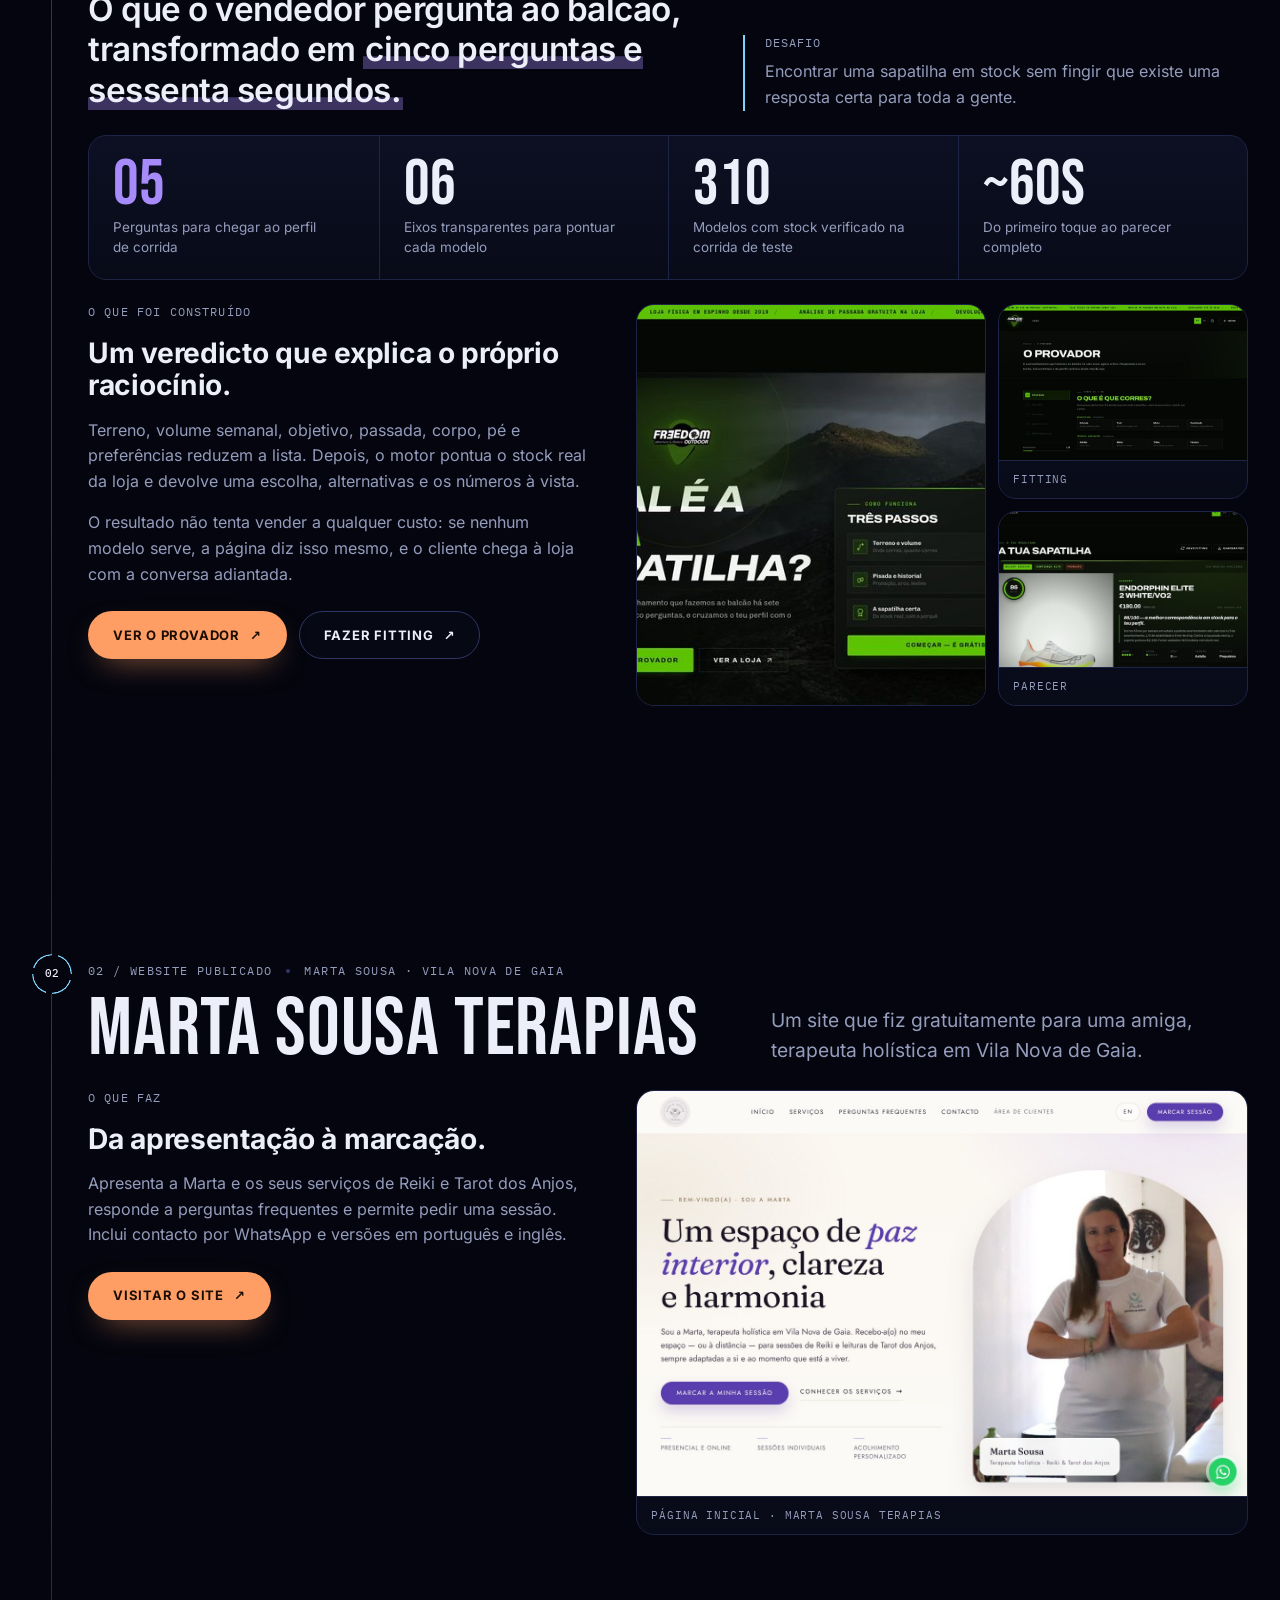
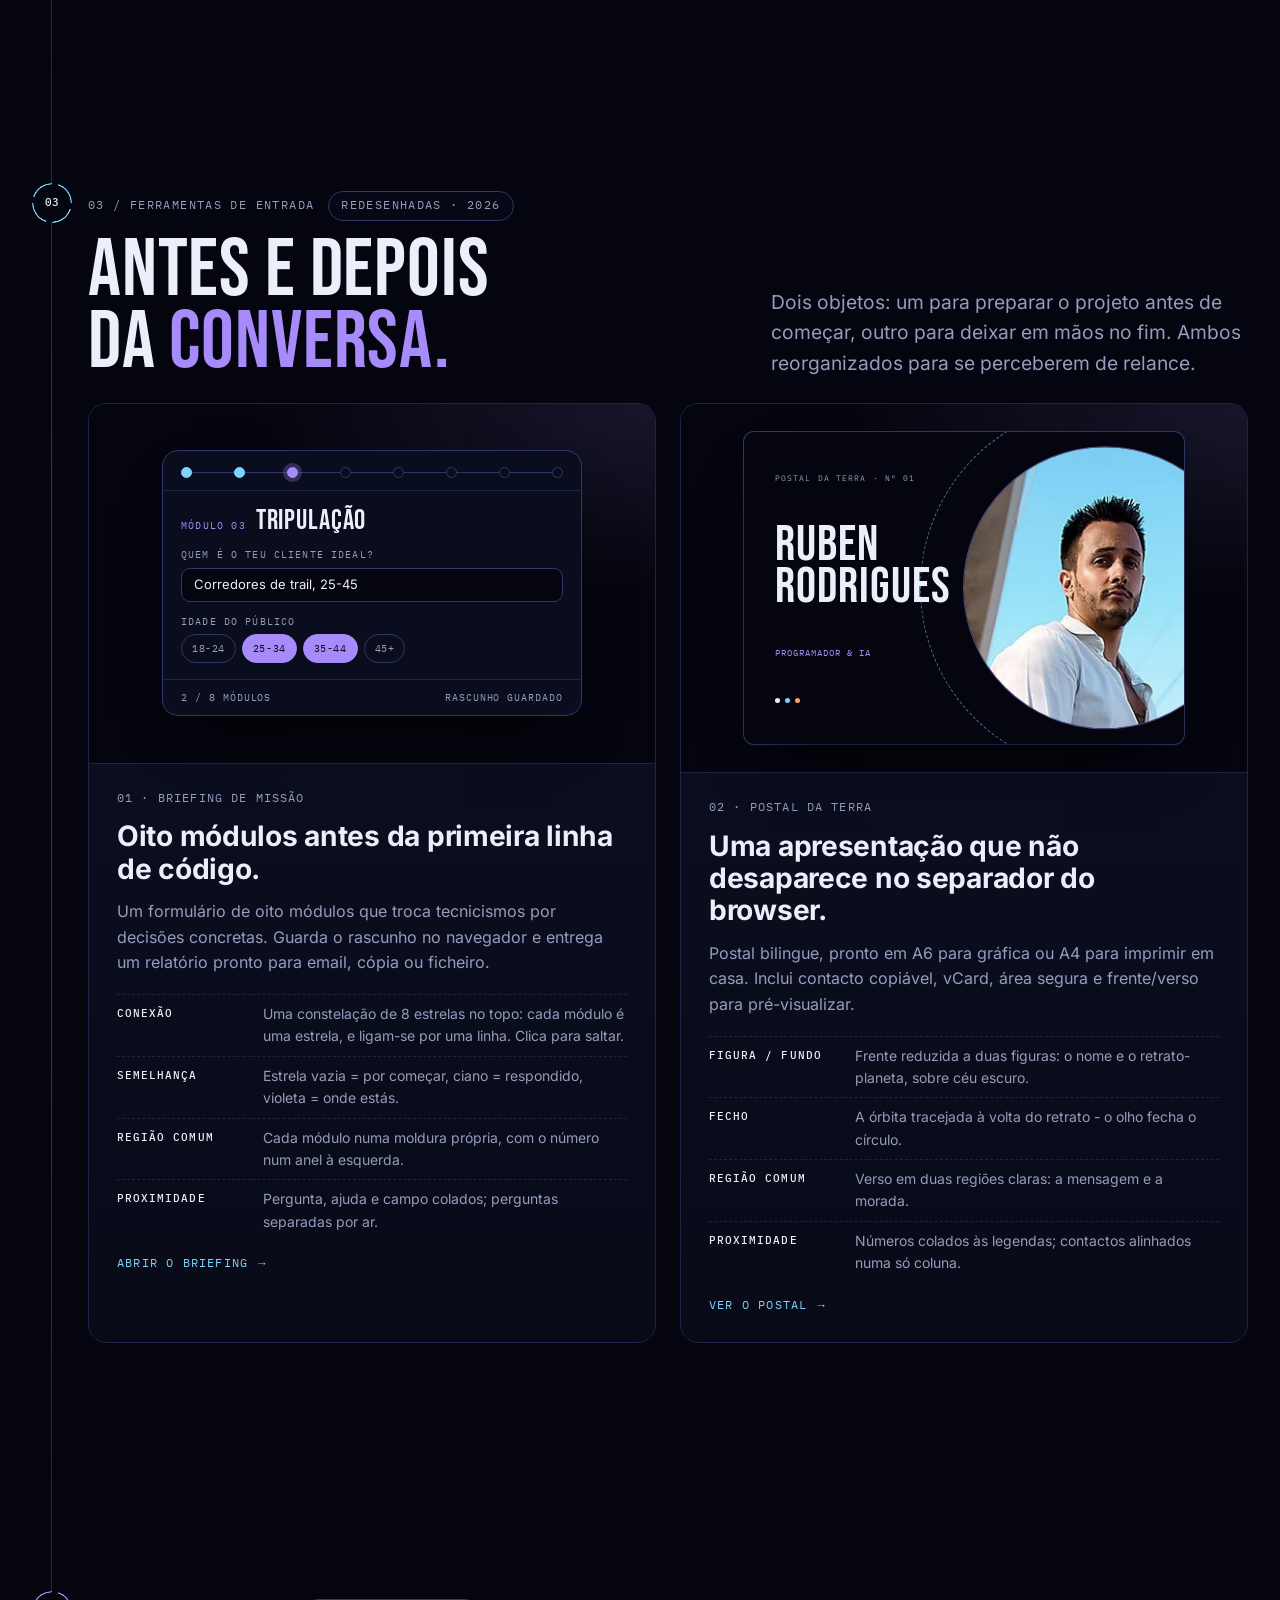
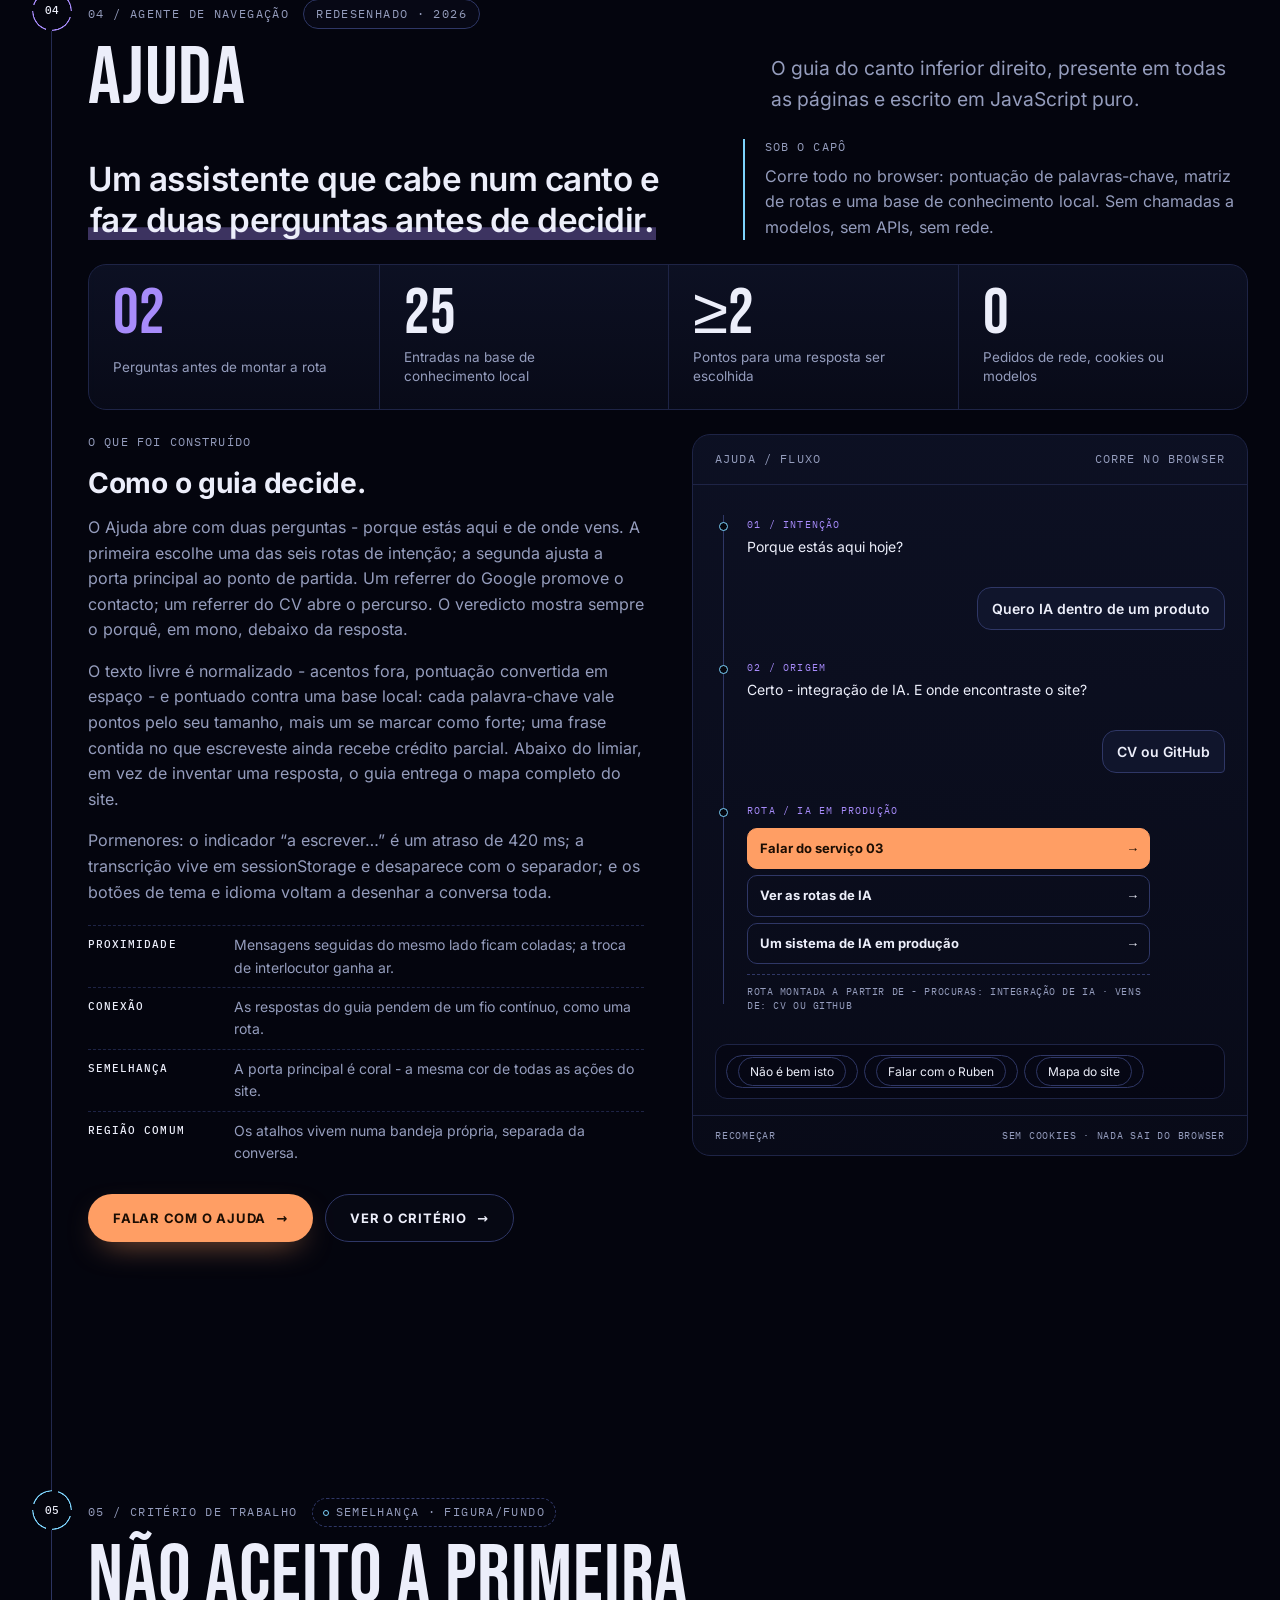
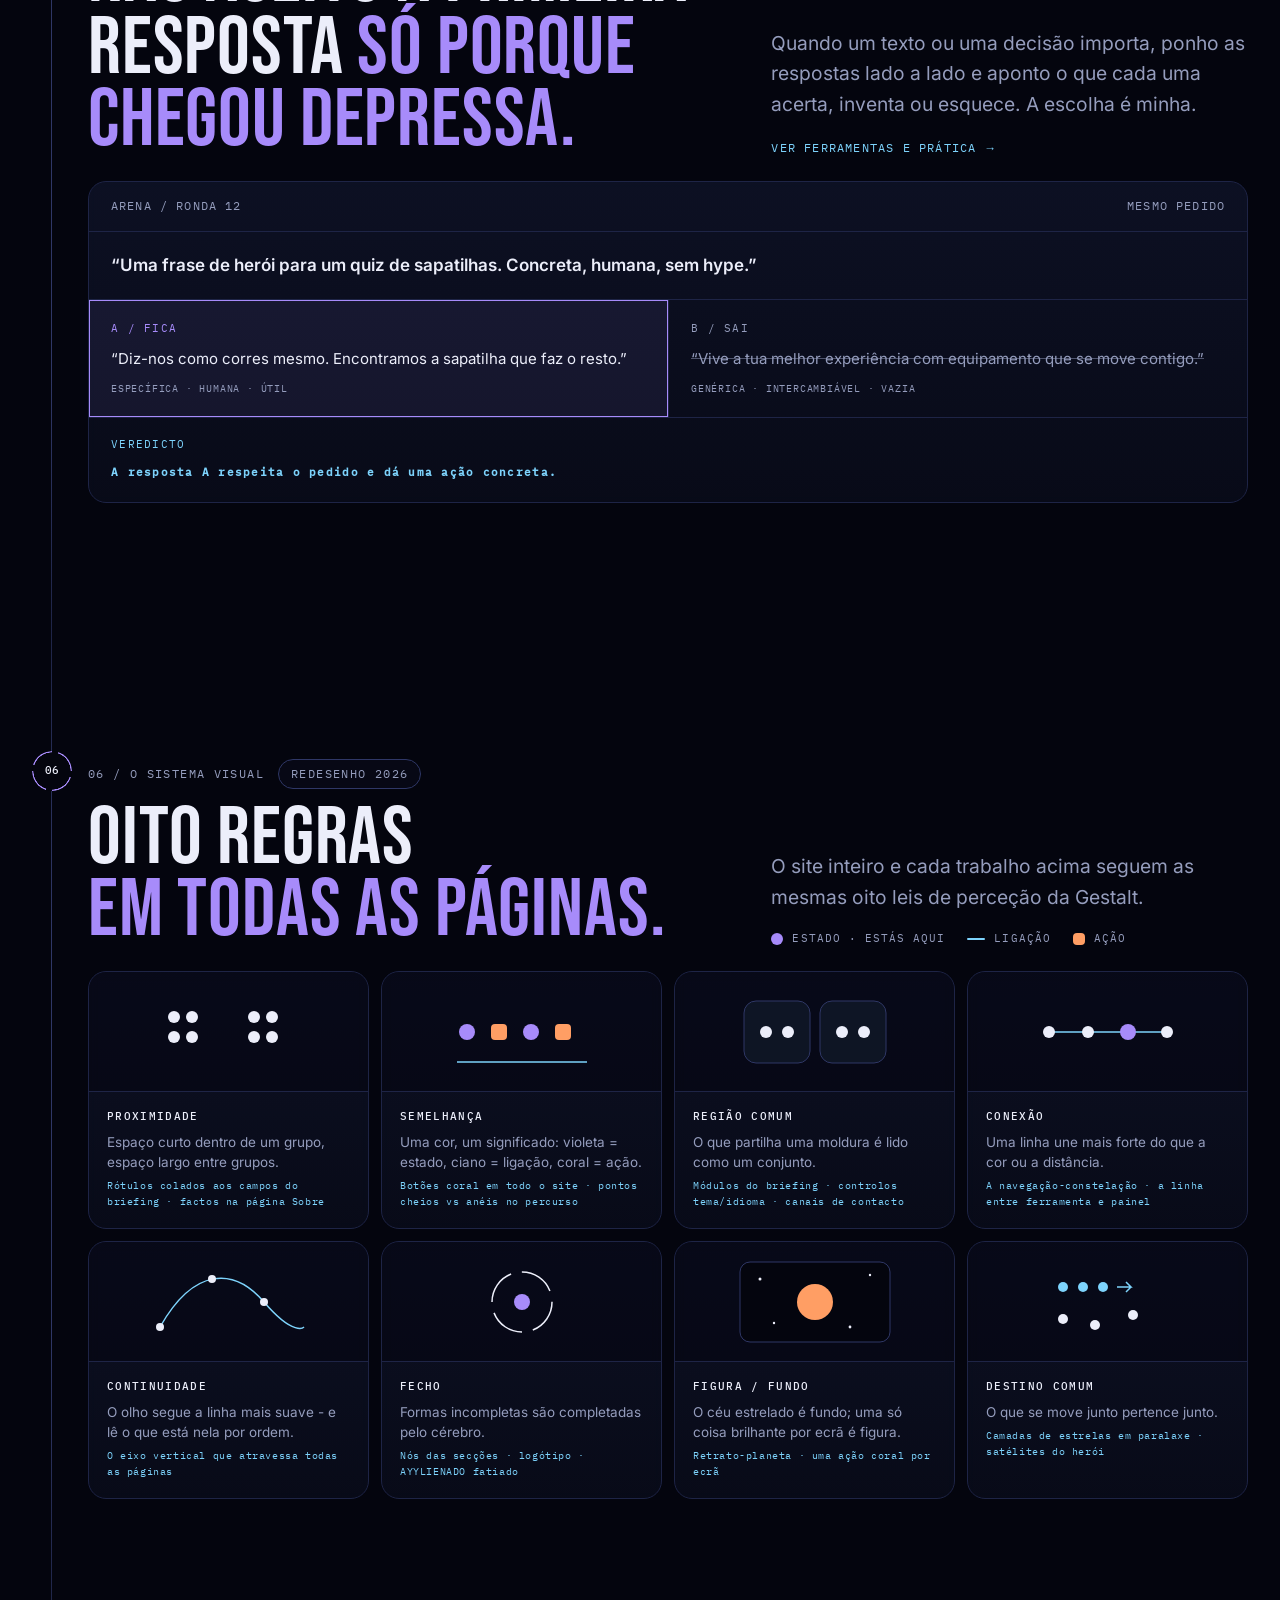
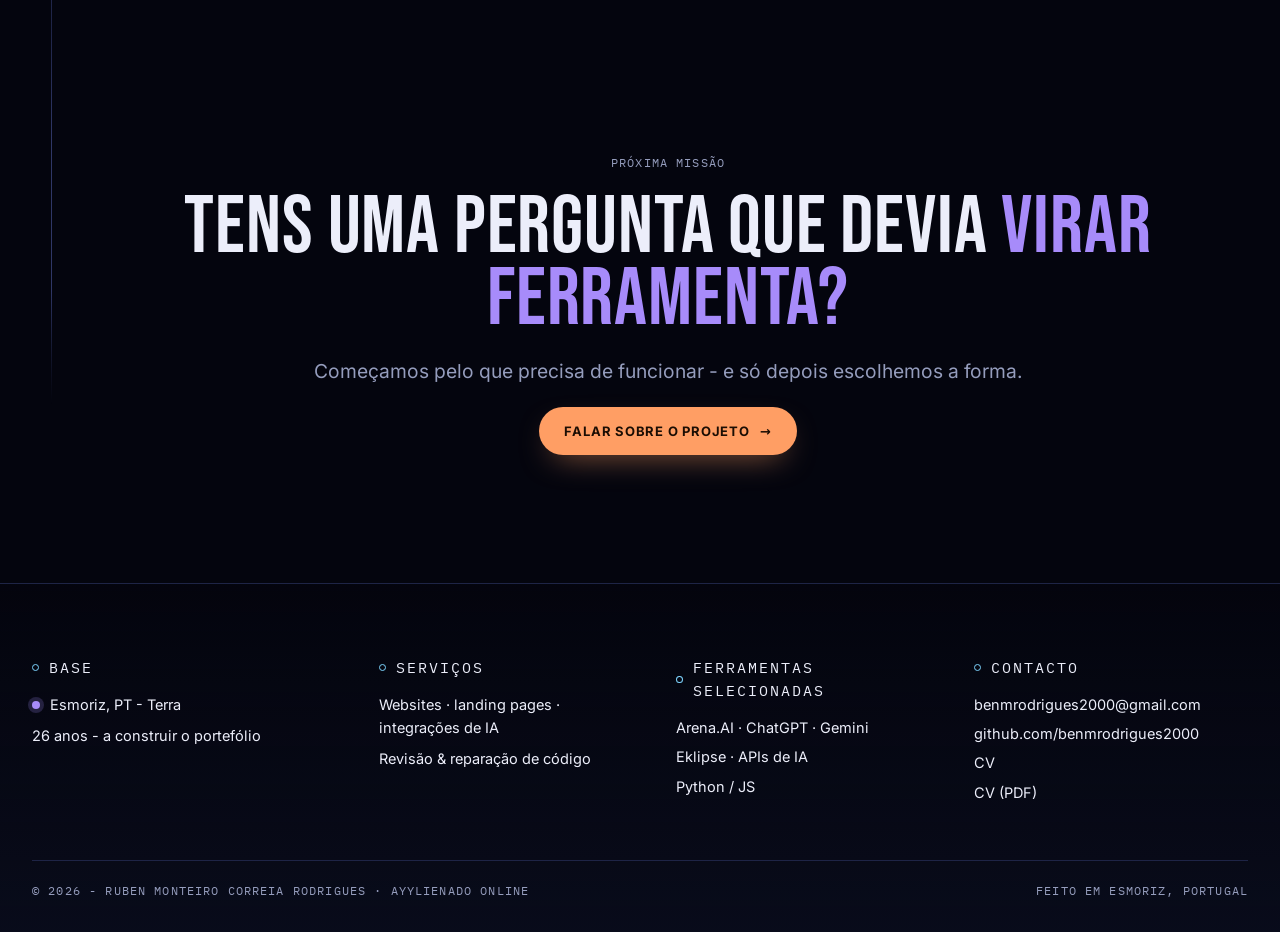
<file: trabalhos.html>
<!DOCTYPE html>
<html lang="pt-PT" data-lang="pt" data-theme="dark">
<head>
<meta charset="utf-8">
<meta name="viewport" content="width=device-width, initial-scale=1">
<meta name="color-scheme" content="dark">
<meta name="theme-color" content="#05060F">
<script>(function(){try{var q=new URLSearchParams(location.search);var l=q.get("lang"),t=q.get("theme"),L=null,T=null;try{L=localStorage.getItem("rr-lang");T=localStorage.getItem("rr-theme")}catch(e){}l=(l==="en"||l==="pt")?l:((L==="en"||L==="pt")?L:"pt");t=(t==="light"||t==="dark")?t:((T==="light"||T==="dark")?T:"dark");var r=document.documentElement;r.setAttribute("data-lang",l);r.setAttribute("lang",l==="en"?"en":"pt-PT");r.setAttribute("data-theme",t);var cs=document.querySelector('meta[name="color-scheme"]');if(cs)cs.content=t==="light"?"light":"dark";var tc=document.querySelector('meta[name="theme-color"]');if(tc)tc.content=t==="light"?"#F3F5FC":"#05060F";}catch(e){}})();</script>

<meta name="author" content="Ruben Monteiro Correia Rodrigues">
<link rel="apple-touch-icon" href="apple-touch-icon.png">
<link rel="icon" type="image/png" sizes="192x192" href="icon-192.png">
<link rel="manifest" href="manifest.webmanifest">
<title data-en="Work - Ruben Rodrigues - Developer &amp; AI Specialist">Trabalhos - Ruben Rodrigues - Programador &amp; Especialista em IA</title>
<meta name="description" content="Trabalhos publicados: O Provador, Marta Sousa Terapias, o Briefing de Missão, o Postal da Terra e o guia Ajuda." data-en="Published work: O Provador, Marta Sousa Terapias, the Mission Briefing, the Postcard from Earth and the Ajuda guide.">
<meta property="og:title" content="Trabalhos - Ruben Rodrigues - Programador &amp; Especialista em IA">
<meta property="og:description" content="Trabalhos publicados: O Provador, Marta Sousa Terapias, o Briefing de Missão, o Postal da Terra e o guia Ajuda.">
<meta property="og:locale" content="pt_PT">
<meta property="og:type" content="website">
<link rel="icon" type="image/svg+xml" href="favicon.svg">
<link rel="canonical" href="https://benmrodrigues2000.github.io/trabalhos.html">
<meta name="view-transition" content="same-origin">
<meta property="og:image" content="https://benmrodrigues2000.github.io/og-trabalhos.jpg">
<meta property="og:image:width" content="1200">
<meta property="og:image:height" content="630">
<meta property="og:image:alt" content="Cartão da página Trabalhos: Notas de Campo, com planeta anelado">
<meta name="twitter:image:alt" content="Cartão da página Trabalhos: Notas de Campo, com planeta anelado">
<meta property="og:url" content="https://benmrodrigues2000.github.io/trabalhos.html">
<meta name="twitter:card" content="summary_large_image">
<meta name="twitter:title" content="Trabalhos - Ruben Rodrigues - Programador &amp; Especialista em IA">
<meta name="twitter:description" content="Trabalhos publicados: O Provador, Marta Sousa Terapias, o Briefing de Missão, o Postal da Terra e o guia Ajuda.">
<meta name="twitter:image" content="https://benmrodrigues2000.github.io/og-trabalhos.jpg">
<link rel="preload" href="fonts/inter-400_700-latin.woff2" as="font" type="font/woff2" crossorigin>
<link rel="preload" href="fonts/bebas-neue-400-latin.woff2" as="font" type="font/woff2" crossorigin>
<link rel="stylesheet" href="fonts.css">
<link rel="stylesheet" href="css/style.css">
<link rel="stylesheet" href="css/ajuda.css" media="print" onload="this.media='all'">
<noscript><link rel="stylesheet" href="css/ajuda.css"></noscript>

<noscript><style>.rv{opacity:1;transform:none}.boot .hero-inner>*{opacity:1;transform:none}</style></noscript>
</head>
<body class="boot">
<a class="skip" href="#main"><span class="pt">Saltar para o conteúdo</span><span class="en">Skip to content</span></a>
<div class="sky-fallback" aria-hidden="true"></div>
<canvas id="sky" aria-hidden="true"></canvas>
<header class="site-header">
<div class="wrap hdr">
<a class="brand" href="index.html">
<svg class="brand-mark" viewBox="0 0 34 34" aria-hidden="true"><circle class="orbit" cx="17" cy="17" r="15"></circle><circle class="planet" cx="17" cy="17" r="6.5"></circle><circle cx="29.5" cy="9" r="2.2" fill="var(--link)"></circle></svg>
<span class="brand-txt"><span class="name">RUBEN RODRIGUES</span><span class="role"><span class="pt">Programador &amp; Especialista em IA</span><span class="en">Developer &amp; AI Specialist</span></span></span>
</a>
<nav aria-label="Secções do site" class="constellation" id="nav">
<a href="index.html"><i class="star" aria-hidden="true"></i><span class="lbl"><span class="pt">Início</span><span class="en">Home</span></span></a>
<a href="sobre.html"><i class="star" aria-hidden="true"></i><span class="lbl"><span class="pt">Sobre</span><span class="en">About</span></span></a>
<a href="ferramentas.html"><i class="star" aria-hidden="true"></i><span class="lbl"><span class="pt">Ferramentas</span><span class="en">Tools</span></span></a>
<a href="percurso.html"><i class="star" aria-hidden="true"></i><span class="lbl"><span class="pt">Percurso</span><span class="en">Journey</span></span></a>
<a href="trabalhos.html" aria-current="page"><i class="star" aria-hidden="true"></i><span class="lbl"><span class="pt">Trabalhos</span><span class="en">Work</span></span></a>
<a href="contacto.html"><i class="star" aria-hidden="true"></i><span class="lbl"><span class="pt">Contacto</span><span class="en">Contact</span></span></a>
</nav>
<div class="hdr-tools">
<div class="ctl-group" role="group" aria-label="Tema e idioma / Theme and language">
<button class="icon-btn theme-toggle" id="themeToggle" type="button" aria-label="Ativar modo claro" title="Ativar modo claro" aria-pressed="false">
<span class="t-icon t-sun" aria-hidden="true"><svg viewBox="0 0 24 24"><circle cx="12" cy="12" r="4"></circle><g class="rays"><line x1="12" y1="1.6" x2="12" y2="4"></line><line x1="12" y1="20" x2="12" y2="22.4"></line><line x1="1.6" y1="12" x2="4" y2="12"></line><line x1="20" y1="12" x2="22.4" y2="12"></line><line x1="4.4" y1="4.4" x2="6.1" y2="6.1"></line><line x1="17.9" y1="17.9" x2="19.6" y2="19.6"></line><line x1="4.4" y1="19.6" x2="6.1" y2="17.9"></line><line x1="17.9" y1="6.1" x2="19.6" y2="4.4"></line></g></svg></span>
<span class="t-icon t-moon" aria-hidden="true"><svg viewBox="0 0 24 24"><path d="M20.3 14.6A8.6 8.6 0 0 1 9.4 3.7a8.6 8.6 0 1 0 10.9 10.9z"></path></svg></span>
</button>
<span class="ctl-sep" aria-hidden="true"></span>
<button class="lang-toggle" id="langToggle" type="button" aria-label="Switch to English" title="Switch to English">
<span class="lt-globe" aria-hidden="true"><svg viewBox="0 0 24 24"><circle cx="12" cy="12" r="8.4"></circle><path d="M3.6 12h16.8"></path><path d="M12 3.6c2.7 2.5 2.7 14.1 0 16.8-2.7-2.7-2.7-14.3 0-16.8z"></path></svg></span>
<span class="lt-stack" aria-hidden="true"><span class="lt-code lt-pt">PT</span><span class="lt-code lt-en">EN</span></span>
</button>
</div>
<a class="btn btn-primary header-cta" href="contacto.html"><span class="pt">Vamos falar</span><span class="en">Let's talk</span></a>
<button aria-controls="nav" aria-expanded="false" aria-label="Abrir menu" class="burger" id="burger" type="button"><span></span></button>
</div>
</div>
</header>
<main class="work-page" id="main">
<section class="sec first" aria-labelledby="work-title">
<div class="wrap">
<header class="sec-head wide">
<span class="node state" aria-hidden="true">00</span>
<div style="display:grid;gap:14px">
<div class="eyebrow"><span><span class="pt">Trabalhos / sistemas em órbita</span><span class="en">Work / systems in orbit</span></span><i class="dot"></i><span>2026 · Portugal</span></div>
<h1 class="h1" id="work-title"><span class="pt">Trabalho<br>que já <em>está no ar.</em></span><span class="en">Work that's<br><em>already live.</em></span></h1>
</div>
<div style="display:grid;gap:18px">
<p class="lead"><span class="pt">Trabalhos no ar: um caso em produção, um site feito para uma amiga, duas ferramentas públicas e um guia de navegação.</span><span class="en">Work already live: one production case, a website built for a friend, two public tools and a navigation guide.</span></p>
<a class="arrow-link down" href="#provador"><span class="pt">Começar pelo caso em destaque</span><span class="en">Start with the featured case</span></a>
</div>
</header>
<nav class="work-index rv" aria-label="Índice dos trabalhos / Work index"><a href="#provador"><span class="wi-n">01</span><span><b>O Provador</b><small><span class="pt">recomendação com stock real</span><span class="en">recommendation on real stock</span></small></span><span class="wi-go" aria-hidden="true">→</span></a><a href="#marta-sousa"><span class="wi-n">02</span><span><b>Marta Sousa Terapias</b><small><span class="pt">site para uma amiga · Reiki e Tarot</span><span class="en">website for a friend · Reiki and Tarot</span></small></span><span class="wi-go" aria-hidden="true">→</span></a><a href="#ferramentas-vivas"><span class="wi-n">03</span><span><b><span class="pt">Ferramentas de entrada</span><span class="en">Input tools</span></b><small><span class="pt">briefing e postal · redesenhados</span><span class="en">briefing and postcard · redesigned</span></small></span><span class="wi-go" aria-hidden="true">→</span></a><a href="#ajuda"><span class="wi-n">04</span><span><b>Ajuda</b><small><span class="pt">o guia que te está a guiar · redesenhado</span><span class="en">the guide that is guiding you · redesigned</span></small></span><span class="wi-go" aria-hidden="true">→</span></a><a href="#metodo"><span class="wi-n">05</span><span><b><span class="pt">O critério</span><span class="en">The criterion</span></b><small><span class="pt">respostas comparadas, não aceites</span><span class="en">answers compared, not accepted</span></small></span><span class="wi-go" aria-hidden="true">→</span></a><a href="#gestalt"><span class="wi-n">06</span><span><b><span class="pt">O sistema visual</span><span class="en">The visual system</span></b><small><span class="pt">oito princípios da Gestalt</span><span class="en">eight Gestalt principles</span></small></span><span class="wi-go" aria-hidden="true">→</span></a></nav>
<div class="work-count">
<span class="chip"><span class="pt">01 caso de estudo</span><span class="en">01 case study</span></span><span class="chip"><span class="pt">01 site para uma amiga</span><span class="en">01 website for a friend</span></span><span class="chip"><span class="pt">02 ferramentas públicas</span><span class="en">02 public tools</span></span><span class="chip"><span class="pt">01 agente de navegação</span><span class="en">01 navigation agent</span></span><span class="chip"><span class="pt">01 método de decisão</span><span class="en">01 decision method</span></span><span class="chip"><span class="pt">08 princípios</span><span class="en">08 principles</span></span>
</div>
</div>
</section>

<section class="sec" id="provador" aria-labelledby="provador-title">
<div class="wrap">
<header class="sec-head wide">
<span class="node" aria-hidden="true">01</span>
<div style="display:grid;gap:14px">
<div class="eyebrow"><span><span class="pt">01 / Caso de estudo</span><span class="en">01 / Case study</span></span><i class="dot"></i><span>Freedom Outdoor · Espinho</span></div>
<h2 class="h2" id="provador-title">O Provador</h2>
</div>
<p class="lead"><span class="pt">Design, desenvolvimento e adaptação WordPress. Ao vivo em freedomoutdoor.pt.</span><span class="en">Design, development and WordPress adaptation. Live at freedomoutdoor.pt.</span></p>
</header>
<div class="case-top rv">
<p class="case-statement"><span class="pt">O que o vendedor pergunta ao balcão, transformado em <mark>cinco perguntas e sessenta segundos.</mark></span><span class="en">What a shop assistant asks at the counter, turned into <mark>five questions and sixty seconds.</mark></span></p>
<div class="case-meta">
<span class="mono"><span class="pt">Desafio</span><span class="en">Challenge</span></span>
<p><span class="pt">Encontrar uma sapatilha em stock sem fingir que existe uma resposta certa para toda a gente.</span><span class="en">Finding an in-stock shoe without pretending there's one right answer for everyone.</span></p>
</div>
</div>
<div class="ledger region rv">
<div><b>05</b><span><span class="pt">Perguntas para chegar ao perfil de corrida</span><span class="en">Questions to reach the running profile</span></span></div>
<div><b>06</b><span><span class="pt">Eixos transparentes para pontuar cada modelo</span><span class="en">Transparent axes to score each model</span></span></div>
<div><b>310</b><span><span class="pt">Modelos com stock verificado na corrida de teste</span><span class="en">Models with verified stock in the test run</span></span></div>
<div><b>~60s</b><span><span class="pt">Do primeiro toque ao parecer completo</span><span class="en">From first tap to the full verdict</span></span></div>
</div>
<div class="case-body rv">
<div class="copy">
<span class="mono"><span class="pt">O que foi construído</span><span class="en">What was built</span></span>
<h3 class="h3"><span class="pt">Um veredicto que explica o próprio raciocínio.</span><span class="en">A verdict that explains its own reasoning.</span></h3>
<p><span class="pt">Terreno, volume semanal, objetivo, passada, corpo, pé e preferências reduzem a lista. Depois, o motor pontua o stock real da loja e devolve uma escolha, alternativas e os números à vista.</span><span class="en">Terrain, weekly volume, goal, stride, body, foot and preferences narrow the list. Then the engine scores the store's real stock and returns a choice, alternatives and the numbers in plain sight.</span></p>
<p><span class="pt">O resultado não tenta vender a qualquer custo: se nenhum modelo serve, a página diz isso mesmo, e o cliente chega à loja com a conversa adiantada.</span><span class="en">The result doesn't try to sell at any cost: if no model fits, the page says so, and the customer reaches the store with the conversation already started.</span></p>
<div class="actions">
<a class="btn btn-primary" href="https://freedomoutdoor.pt/provador" rel="noopener" target="_blank"><span class="pt">Ver O Provador</span><span class="en">See O Provador</span> <span class="arrow">↗</span></a>
<a class="btn btn-ghost" href="https://freedomoutdoor.pt/provador/fitting" rel="noopener" target="_blank"><span class="pt">Fazer fitting</span><span class="en">Do a fitting</span> <span class="arrow">↗</span></a>
</div>
</div>
<div class="shot-grid">
<figure class="shot region"><img alt="O Provador — página inicial" decoding="async" loading="lazy" src="assets/provador-hero.jpg" srcset="assets/provador-hero-720.jpg 720w, assets/provador-hero.jpg 2160w" sizes="(max-width:1040px) 92vw, 440px" width="2160" height="1350"><figcaption><span class="pt">Entrada · 3 passos</span><span class="en">Entry · 3 steps</span></figcaption></figure>
<figure class="shot region"><img alt="O Provador — fitting" decoding="async" loading="lazy" src="assets/provador-fitting.jpg" srcset="assets/provador-fitting-720.jpg 720w, assets/provador-fitting.jpg 2160w" sizes="(max-width:1040px) 92vw, 440px" width="2160" height="1350"><figcaption>Fitting</figcaption></figure>
<figure class="shot region"><img alt="O Provador — resultado" decoding="async" loading="lazy" src="assets/provador-resultado.jpg" srcset="assets/provador-resultado-720.jpg 720w, assets/provador-resultado.jpg 1800w" sizes="(max-width:1040px) 92vw, 300px" width="1800" height="900"><figcaption><span class="pt">Parecer</span><span class="en">Verdict</span></figcaption></figure>
</div>
</div>
</div>
</section>

<section class="sec" id="marta-sousa" aria-labelledby="marta-title">
<div class="wrap">
<header class="sec-head wide">
<span class="node" aria-hidden="true">02</span>
<div style="display:grid;gap:14px">
<div class="eyebrow"><span><span class="pt">02 / Website publicado</span><span class="en">02 / Published website</span></span><i class="dot"></i><span>Marta Sousa · Vila Nova de Gaia</span></div>
<h2 class="h2" id="marta-title">Marta Sousa Terapias</h2>
</div>
<p class="lead"><span class="pt">Um site que fiz gratuitamente para uma amiga, terapeuta holística em Vila Nova de Gaia.</span><span class="en">A website I built for free for a friend, a holistic therapist in Vila Nova de Gaia.</span></p>
</header>
<div class="case-body rv">
<div class="copy">
<span class="mono"><span class="pt">O que faz</span><span class="en">What it does</span></span>
<h3 class="h3"><span class="pt">Da apresentação à marcação.</span><span class="en">From introduction to booking.</span></h3>
<p><span class="pt">Apresenta a Marta e os seus serviços de Reiki e Tarot dos Anjos, responde a perguntas frequentes e permite pedir uma sessão. Inclui contacto por WhatsApp e versões em português e inglês.</span><span class="en">It introduces Marta and her Reiki and Angel Tarot services, answers common questions and lets visitors request a session. It includes WhatsApp contact and Portuguese and English versions.</span></p>
<div class="actions"><a class="btn btn-primary" href="https://benmrodrigues2000.github.io/martasousaterapias/" rel="noopener" target="_blank"><span class="pt">Visitar o site</span><span class="en">Visit the website</span> <span class="arrow">↗</span></a></div>
</div>
<figure class="shot region marta-shot"><img src="assets/marta-site-preview.jpg" alt="Página inicial de Marta Sousa Terapias, com apresentação dos serviços e fotografia da Marta" width="1280" height="850" decoding="async" loading="lazy"><figcaption><span class="pt">Página inicial · Marta Sousa Terapias</span><span class="en">Homepage · Marta Sousa Terapias</span></figcaption></figure>
</div>
</div>
</section>

<section class="sec" id="ferramentas-vivas" aria-labelledby="tools-title">
<div class="wrap">
<header class="sec-head wide">
<span class="node" aria-hidden="true">03</span>
<div style="display:grid;gap:14px">
<div class="eyebrow"><span><span class="pt">03 / Ferramentas de entrada</span><span class="en">03 / Input tools</span></span><span class="chip"><span class="pt">Redesenhadas · 2026</span><span class="en">Redesigned · 2026</span></span></div>
<h2 class="h2" id="tools-title"><span class="pt">Antes e depois<br>da <em>conversa.</em></span><span class="en">Before and after<br>the <em>conversation.</em></span></h2>
</div>
<p class="lead"><span class="pt">Dois objetos: um para preparar o projeto antes de começar, outro para deixar em mãos no fim. Ambos reorganizados para se perceberem de relance.</span><span class="en">Two objects: one to prepare the project before we start, another to leave in your hands at the end. Both reorganised so they read at a glance.</span></p>
</header>
<div class="duo">
<article class="work-card region rv">
<div class="preview" aria-hidden="true">
<div class="mini-brief">
<div class="mb-stars"><i class="done"></i><i class="done"></i><i class="cur"></i><i></i><i></i><i></i><i></i><i></i></div>
<div class="mb-body">
<div class="mb-mod"><small><span class="pt">MÓDULO 03</span><span class="en">MODULE 03</span></small><strong><span class="pt">Tripulação</span><span class="en">Crew</span></strong></div>
<div class="mb-q"><label><span class="pt">Quem é o teu cliente ideal?</span><span class="en">Who is your ideal client?</span></label><div class="in"><span class="pt">Corredores de trail, 25-45</span><span class="en">Trail runners, 25-45</span></div></div>
<div class="mb-q"><label><span class="pt">Idade do público</span><span class="en">Audience age</span></label><div class="mb-chips"><span>18-24</span><span class="on">25-34</span><span class="on">35-44</span><span>45+</span></div></div>
</div>
<div class="mb-foot"><span><span class="pt">2 / 8 MÓDULOS</span><span class="en">2 / 8 MODULES</span></span><span><span class="pt">RASCUNHO GUARDADO</span><span class="en">DRAFT SAVED</span></span></div>
</div>
</div>
<div class="wc-body">
<span class="mono"><span class="pt">01 · Briefing de Missão</span><span class="en">01 · Mission Briefing</span></span>
<h3 class="h3"><span class="pt">Oito módulos antes da primeira linha de código.</span><span class="en">Eight modules before the first line of code.</span></h3>
<p><span class="pt">Um formulário de oito módulos que troca tecnicismos por decisões concretas. Guarda o rascunho no navegador e entrega um relatório pronto para email, cópia ou ficheiro.</span><span class="en">An eight-module form that trades jargon for concrete decisions. It saves the draft in your browser and delivers a report ready for email, copy or file.</span></p>
<ul class="principle-list"><li><b><span class="pt">Conexão</span><span class="en">Connectedness</span></b><span><span class="pt">Uma constelação de 8 estrelas no topo: cada módulo é uma estrela, e ligam-se por uma linha. Clica para saltar.</span><span class="en">An 8-star constellation up top: each module is a star, joined by one line. Click to jump.</span></span></li><li><b><span class="pt">Semelhança</span><span class="en">Similarity</span></b><span><span class="pt">Estrela vazia = por começar, ciano = respondido, violeta = onde estás.</span><span class="en">Empty star = not started, cyan = answered, violet = where you are.</span></span></li><li><b><span class="pt">Região comum</span><span class="en">Common region</span></b><span><span class="pt">Cada módulo numa moldura própria, com o número num anel à esquerda.</span><span class="en">Each module in its own frame, with its number in a ring on the left.</span></span></li><li><b><span class="pt">Proximidade</span><span class="en">Proximity</span></b><span><span class="pt">Pergunta, ajuda e campo colados; perguntas separadas por ar.</span><span class="en">Question, hint and field held tight; questions separated by air.</span></span></li></ul>
<a class="arrow-link" href="briefing.html"><span class="pt">Abrir o briefing</span><span class="en">Open the briefing</span></a>
</div>
</article>
<article class="work-card region rv">
<div class="preview" aria-hidden="true">
<div class="mini-post">
<span class="mp-ring"></span>
<span class="mp-planet"><img src="postal/retrato.jpg" alt="" decoding="async" loading="lazy" width="584" height="584"></span>
<div class="mp-copy">
<span class="mp-k"><span class="pt">Postal da Terra · Nº 01</span><span class="en">Postcard from Earth · No. 01</span></span>
<span class="mp-name">Ruben<br>Rodrigues</span>
<span class="mp-role"><span class="pt">Programador &amp; IA</span><span class="en">Developer &amp; AI</span></span>
<span class="mp-dots"><i></i><i></i><i></i></span>
</div>
</div>
</div>
<div class="wc-body">
<span class="mono"><span class="pt">02 · Postal da Terra</span><span class="en">02 · Postcard from Earth</span></span>
<h3 class="h3"><span class="pt">Uma apresentação que não desaparece no separador do browser.</span><span class="en">An introduction that doesn't vanish in a browser tab.</span></h3>
<p><span class="pt">Postal bilingue, pronto em A6 para gráfica ou A4 para imprimir em casa. Inclui contacto copiável, vCard, área segura e frente/verso para pré-visualizar.</span><span class="en">A bilingual postcard, ready in A6 for the print shop or A4 to print at home. Includes copyable contact, vCard, safe area and front/back preview.</span></p>
<ul class="principle-list"><li><b><span class="pt">Figura / fundo</span><span class="en">Figure / ground</span></b><span><span class="pt">Frente reduzida a duas figuras: o nome e o retrato-planeta, sobre céu escuro.</span><span class="en">Front reduced to two figures: the name and the portrait-planet, on a dark sky.</span></span></li><li><b><span class="pt">Fecho</span><span class="en">Closure</span></b><span><span class="pt">A órbita tracejada à volta do retrato - o olho fecha o círculo.</span><span class="en">The dashed orbit around the portrait - the eye closes the circle.</span></span></li><li><b><span class="pt">Região comum</span><span class="en">Common region</span></b><span><span class="pt">Verso em duas regiões claras: a mensagem e a morada.</span><span class="en">Back in two clear regions: the message and the address.</span></span></li><li><b><span class="pt">Proximidade</span><span class="en">Proximity</span></b><span><span class="pt">Números colados às legendas; contactos alinhados numa só coluna.</span><span class="en">Numbers glued to their captions; contacts aligned in one column.</span></span></li></ul>
<a class="arrow-link" href="postal/"><span class="pt">Ver o postal</span><span class="en">See the postcard</span></a>
</div>
</article>
</div>
</div>
</section>

<section class="sec" id="ajuda" aria-labelledby="ajuda-title">
<div class="wrap">
<header class="sec-head wide">
<span class="node state" aria-hidden="true">04</span>
<div style="display:grid;gap:14px">
<div class="eyebrow"><span><span class="pt">04 / Agente de navegação</span><span class="en">04 / Navigation agent</span></span><span class="chip"><span class="pt">Redesenhado · 2026</span><span class="en">Redesigned · 2026</span></span></div>
<h2 class="h2" id="ajuda-title">Ajuda</h2>
</div>
<p class="lead"><span class="pt">O guia do canto inferior direito, presente em todas as páginas e escrito em JavaScript puro.</span><span class="en">The guide in the bottom-right corner, on every page, written in plain JavaScript.</span></p>
</header>
<div class="case-top rv">
<p class="case-statement"><span class="pt">Um assistente que cabe num canto e <mark>faz duas perguntas antes de decidir.</mark></span><span class="en">An assistant that fits in a corner and <mark>asks two questions before it decides.</mark></span></p>
<div class="case-meta">
<span class="mono"><span class="pt">Sob o capô</span><span class="en">Under the hood</span></span>
<p><span class="pt">Corre todo no browser: pontuação de palavras-chave, matriz de rotas e uma base de conhecimento local. Sem chamadas a modelos, sem APIs, sem rede.</span><span class="en">It all runs in the browser: keyword scoring, a routing matrix and a local knowledge base. No model calls, no APIs, no network.</span></p>
</div>
</div>
<div class="ledger region rv">
<div><b>02</b><span><span class="pt">Perguntas antes de montar a rota</span><span class="en">Questions before the route is built</span></span></div>
<div><b>25</b><span><span class="pt">Entradas na base de conhecimento local</span><span class="en">Entries in the local knowledge base</span></span></div>
<div><b>≥2</b><span><span class="pt">Pontos para uma resposta ser escolhida</span><span class="en">Points for an answer to be picked</span></span></div>
<div><b>0</b><span><span class="pt">Pedidos de rede, cookies ou modelos</span><span class="en">Network requests, cookies or models</span></span></div>
</div>
<div class="agent-grid rv">
<div class="agent-copy">
<span class="mono"><span class="pt">O que foi construído</span><span class="en">What was built</span></span>
<h3 class="h3"><span class="pt">Como o guia decide.</span><span class="en">How the guide decides.</span></h3>
<p><span class="pt">O Ajuda abre com duas perguntas - porque estás aqui e de onde vens. A primeira escolhe uma das seis rotas de intenção; a segunda ajusta a porta principal ao ponto de partida. Um referrer do Google promove o contacto; um referrer do CV abre o percurso. O veredicto mostra sempre o porquê, em mono, debaixo da resposta.</span><span class="en">Ajuda opens with two questions - why you're here and where you came from. The first picks one of six intention routes; the second tunes the front door to your starting point. A Google referrer promotes contact; a CV referrer opens the journey. The verdict always shows its reasoning, in mono, beneath the answer.</span></p>
<p><span class="pt">O texto livre é normalizado - acentos fora, pontuação convertida em espaço - e pontuado contra uma base local: cada palavra-chave vale pontos pelo seu tamanho, mais um se marcar como forte; uma frase contida no que escreveste ainda recebe crédito parcial. Abaixo do limiar, em vez de inventar uma resposta, o guia entrega o mapa completo do site.</span><span class="en">Free-typed text is normalised - accents out, punctuation turned to space - and scored against a local base: each keyword is worth points by its length, one more if marked strong; a phrase contained in what you wrote still earns partial credit. Below the threshold, instead of inventing an answer, the guide hands you the full site map.</span></p>
<p><span class="pt">Pormenores: o indicador “a escrever…” é um atraso de 420 ms; a transcrição vive em sessionStorage e desaparece com o separador; e os botões de tema e idioma voltam a desenhar a conversa toda.</span><span class="en">Details: the “typing…” indicator is a 420 ms delay; the transcript lives in sessionStorage and goes with the tab; and the theme and language buttons redraw the whole conversation.</span></p>
<ul class="principle-list"><li><b><span class="pt">Proximidade</span><span class="en">Proximity</span></b><span><span class="pt">Mensagens seguidas do mesmo lado ficam coladas; a troca de interlocutor ganha ar.</span><span class="en">Consecutive messages from one side sit tight; a change of speaker gets air.</span></span></li><li><b><span class="pt">Conexão</span><span class="en">Connectedness</span></b><span><span class="pt">As respostas do guia pendem de um fio contínuo, como uma rota.</span><span class="en">The guide's replies hang from one continuous thread, like a route.</span></span></li><li><b><span class="pt">Semelhança</span><span class="en">Similarity</span></b><span><span class="pt">A porta principal é coral - a mesma cor de todas as ações do site.</span><span class="en">The main door is coral - the same colour as every action on the site.</span></span></li><li><b><span class="pt">Região comum</span><span class="en">Common region</span></b><span><span class="pt">Os atalhos vivem numa bandeja própria, separada da conversa.</span><span class="en">Shortcuts live in their own tray, apart from the conversation.</span></span></li></ul>
<div class="actions">
<button class="btn btn-primary" type="button" data-ajuda-open><span class="pt">Falar com o Ajuda</span><span class="en">Talk to Ajuda</span> <span class="arrow">→</span></button>
<a class="btn btn-ghost" href="#metodo"><span class="pt">Ver o critério</span><span class="en">See the criterion</span> <span class="arrow">→</span></a>
</div>
</div>
<div class="agent-board region" aria-hidden="true">
<div class="region-head"><span class="mono"><span class="pt">Ajuda / fluxo</span><span class="en">Ajuda / flow</span></span><span class="mono"><span class="pt">Corre no browser</span><span class="en">Runs in the browser</span></span></div>
<div class="agent-chat">
<div class="agent-msg ag"><span class="agent-head"><span class="pt">01 / Intenção</span><span class="en">01 / Intent</span></span><p><span class="pt">Porque estás aqui hoje?</span><span class="en">Why are you here today?</span></p></div>
<div class="agent-msg me"><p><span class="pt">Quero IA dentro de um produto</span><span class="en">I want AI inside a product</span></p></div>
<div class="agent-msg ag"><span class="agent-head"><span class="pt">02 / Origem</span><span class="en">02 / Origin</span></span><p><span class="pt">Certo - integração de IA. E onde encontraste o site?</span><span class="en">Got it - AI integration. And where did you find the site?</span></p></div>
<div class="agent-msg me"><p><span class="pt">CV ou GitHub</span><span class="en">CV or GitHub</span></p></div>
<div class="agent-msg ag">
<span class="agent-head"><span class="pt">Rota / IA em produção</span><span class="en">Route / AI in production</span></span>
<div class="agent-doors">
<span class="agent-door primary"><b><span class="pt">Falar do serviço 03</span><span class="en">Talk about service 03</span></b><i>→</i></span>
<span class="agent-door"><b><span class="pt">Ver as rotas de IA</span><span class="en">See the AI routes</span></b><i>→</i></span>
<span class="agent-door"><b><span class="pt">Um sistema de IA em produção</span><span class="en">An AI system in production</span></b><i>→</i></span>
</div>
<span class="agent-why"><span class="pt">rota montada a partir de - procuras: integração de IA · vens de: cv ou github</span><span class="en">route built from - you want: ai integration · you came from: cv or github</span></span>
</div>
</div>
<div class="agent-chips"><span><span class="pt">Não é bem isto</span><span class="en">Not quite</span></span><span><span class="pt">Falar com o Ruben</span><span class="en">Talk to Ruben</span></span><span><span class="pt">Mapa do site</span><span class="en">Site map</span></span></div>
<div class="agent-foot"><span><span class="pt">RECOMEÇAR</span><span class="en">START OVER</span></span><span><span class="pt">SEM COOKIES · NADA SAI DO BROWSER</span><span class="en">NO COOKIES · NOTHING LEAVES THE BROWSER</span></span></div>
</div>
</div>
</div>
</section>

<section class="sec" id="metodo" aria-labelledby="method-title">
<div class="wrap">
<header class="sec-head wide">
<span class="node" aria-hidden="true">05</span>
<div style="display:grid;gap:14px">
<div class="eyebrow"><span><span class="pt">05 / Critério de trabalho</span><span class="en">05 / Working criterion</span></span><span class="g-tag"><span class="pt">Semelhança · Figura/fundo</span><span class="en">Similarity · Figure/ground</span></span></div>
<h2 class="h2" id="method-title"><span class="pt">Não aceito a primeira resposta <em>só porque chegou depressa.</em></span><span class="en">I don't accept the first answer <em>just because it arrived quickly.</em></span></h2>
</div>
<div style="display:grid;gap:18px">
<p class="lead"><span class="pt">Quando um texto ou uma decisão importa, ponho as respostas lado a lado e aponto o que cada uma acerta, inventa ou esquece. A escolha é minha.</span><span class="en">When copy or a decision matters, I put the answers side by side and mark what each one gets right, invents or forgets. The choice is mine.</span></p>
<a class="arrow-link" href="ferramentas.html"><span class="pt">Ver ferramentas e prática</span><span class="en">See tools and practice</span></a>
</div>
</header>
<div class="board region rv" role="group" aria-label="Exemplo de confronto de respostas / Example of an answer face-off">
<div class="region-head"><span class="mono"><span class="pt">Arena / ronda 12</span><span class="en">Arena / round 12</span></span><span class="mono"><span class="pt">Mesmo pedido</span><span class="en">Same request</span></span></div>
<p class="board-prompt"><span class="pt">“Uma frase de herói para um quiz de sapatilhas. Concreta, humana, sem hype.”</span><span class="en">“A hero line for a sneaker quiz. Concrete, human, no hype.”</span></p>
<div class="board-options">
<div class="board-option win"><span><span class="pt">A / FICA</span><span class="en">A / KEEP</span></span><p><span class="pt">“Diz-nos como corres mesmo. Encontramos a sapatilha que faz o resto.”</span><span class="en">“Tell us how you really run. We'll find the shoe that does the rest.”</span></p><small><span class="pt">específica · humana · útil</span><span class="en">specific · human · useful</span></small></div>
<div class="board-option"><span><span class="pt">B / SAI</span><span class="en">B / DROP</span></span><p><span class="pt">“Vive a tua melhor experiência com equipamento que se move contigo.”</span><span class="en">“Live your best experience with gear that moves with you.”</span></p><small><span class="pt">genérica · intercambiável · vazia</span><span class="en">generic · interchangeable · empty</span></small></div>
</div>
<div class="board-verdict"><span><span class="pt">VEREDICTO</span><span class="en">VERDICT</span></span><b><span class="pt">A resposta A respeita o pedido e dá uma ação concreta.</span><span class="en">Answer A respects the brief and gives a concrete action.</span></b></div>
</div>
</div>
</section>

<section class="sec" id="gestalt" aria-labelledby="gestalt-title">
<div class="wrap">
<header class="sec-head wide">
<span class="node state" aria-hidden="true">06</span>
<div style="display:grid;gap:14px">
<div class="eyebrow"><span><span class="pt">06 / O sistema visual</span><span class="en">06 / The visual system</span></span><span class="chip"><span class="pt">Redesenho 2026</span><span class="en">2026 redesign</span></span></div>
<h2 class="h2" id="gestalt-title"><span class="pt">Oito regras<br><em>em todas as páginas.</em></span><span class="en">Eight rules<br><em>on every page.</em></span></h2>
</div>
<div style="display:grid;gap:18px">
<p class="lead"><span class="pt">O site inteiro e cada trabalho acima seguem as mesmas oito leis de perceção da Gestalt.</span><span class="en">The whole site and every work above follow the same eight Gestalt laws of perception.</span></p>
<div class="legend"><span><i class="lg state"></i><span class="pt">Estado · estás aqui</span><span class="en">State · you are here</span></span><span><i class="lg link"></i><span class="pt">Ligação</span><span class="en">Connection</span></span><span><i class="lg act"></i><span class="pt">Ação</span><span class="en">Action</span></span></div>
</div>
</header>
<div class="gestalt-grid rv"><article class="g-card region"><div class="g-demo"><svg viewBox="0 0 150 90" aria-hidden="true"><circle class="i" cx="20" cy="30" r="6"/><circle class="i" cx="38" cy="30" r="6"/><circle class="i" cx="20" cy="50" r="6"/><circle class="i" cx="38" cy="50" r="6"/><circle class="i" cx="100" cy="30" r="6"/><circle class="i" cx="118" cy="30" r="6"/><circle class="i" cx="100" cy="50" r="6"/><circle class="i" cx="118" cy="50" r="6"/></svg></div><div class="g-body"><b><span class="pt">Proximidade</span><span class="en">Proximity</span></b><p><span class="pt">Espaço curto dentro de um grupo, espaço largo entre grupos.</span><span class="en">Short space inside a group, wide space between groups.</span></p><small><span class="pt">Rótulos colados aos campos do briefing · factos na página Sobre</span><span class="en">Labels hugging briefing fields · facts on About</span></small></div></article><article class="g-card region"><div class="g-demo"><svg viewBox="0 0 150 90" aria-hidden="true"><circle class="s" cx="20" cy="45" r="8"/><rect class="k" x="44" y="37" width="16" height="16" rx="4"/><circle class="s" cx="84" cy="45" r="8"/><rect class="k" x="108" y="37" width="16" height="16" rx="4"/><line class="ln" x1="10" y1="75" x2="140" y2="75"/></svg></div><div class="g-body"><b><span class="pt">Semelhança</span><span class="en">Similarity</span></b><p><span class="pt">Uma cor, um significado: violeta = estado, ciano = ligação, coral = ação.</span><span class="en">One colour, one meaning: violet = state, cyan = connection, coral = action.</span></p><small><span class="pt">Botões coral em todo o site · pontos cheios vs anéis no percurso</span><span class="en">Coral buttons site-wide · filled vs ring nodes on Journey</span></small></div></article><article class="g-card region"><div class="g-demo"><svg viewBox="0 0 150 90" aria-hidden="true"><rect class="rg" x="4" y="14" width="66" height="62" rx="12"/><rect class="rg" x="80" y="14" width="66" height="62" rx="12"/><circle class="i" cx="26" cy="45" r="6"/><circle class="i" cx="48" cy="45" r="6"/><circle class="i" cx="102" cy="45" r="6"/><circle class="i" cx="124" cy="45" r="6"/></svg></div><div class="g-body"><b><span class="pt">Região comum</span><span class="en">Common region</span></b><p><span class="pt">O que partilha uma moldura é lido como um conjunto.</span><span class="en">What shares a frame is read as a set.</span></p><small><span class="pt">Módulos do briefing · controlos tema/idioma · canais de contacto</span><span class="en">Briefing modules · theme/language controls · contact channels</span></small></div></article><article class="g-card region"><div class="g-demo"><svg viewBox="0 0 150 90" aria-hidden="true"><line class="ln" x1="16" y1="45" x2="134" y2="45"/><circle class="i" cx="16" cy="45" r="6"/><circle class="i" cx="55" cy="45" r="6"/><circle class="s" cx="95" cy="45" r="8"/><circle class="i" cx="134" cy="45" r="6"/></svg></div><div class="g-body"><b><span class="pt">Conexão</span><span class="en">Connectedness</span></b><p><span class="pt">Uma linha une mais forte do que a cor ou a distância.</span><span class="en">A line binds more strongly than colour or distance.</span></p><small><span class="pt">A navegação-constelação · a linha entre ferramenta e painel</span><span class="en">The constellation nav · the line from tool to panel</span></small></div></article><article class="g-card region"><div class="g-demo"><svg viewBox="0 0 150 90" aria-hidden="true"><path class="ln" d="M6 70 C 40 10, 80 10, 110 45 S 150 70, 150 70"/><circle class="i" cx="6" cy="70" r="4"/><circle class="i" cx="58" cy="22" r="4"/><circle class="i" cx="110" cy="45" r="4"/></svg></div><div class="g-body"><b><span class="pt">Continuidade</span><span class="en">Continuity</span></b><p><span class="pt">O olho segue a linha mais suave - e lê o que está nela por ordem.</span><span class="en">The eye follows the smoothest line - and reads what's on it in order.</span></p><small><span class="pt">O eixo vertical que atravessa todas as páginas</span><span class="en">The vertical axis running through every page</span></small></div></article><article class="g-card region"><div class="g-demo"><svg viewBox="0 0 150 90" aria-hidden="true"><circle class="ol" cx="75" cy="45" r="30" stroke-dasharray="36 11"/><circle class="s" cx="75" cy="45" r="8"/></svg></div><div class="g-body"><b><span class="pt">Fecho</span><span class="en">Closure</span></b><p><span class="pt">Formas incompletas são completadas pelo cérebro.</span><span class="en">Incomplete shapes get completed by the brain.</span></p><small><span class="pt">Nós das secções · logótipo · AYYLIENADO fatiado</span><span class="en">Section nodes · logo · sliced AYYLIENADO</span></small></div></article><article class="g-card region"><div class="g-demo"><svg viewBox="0 0 150 90" aria-hidden="true"><rect x="0" y="5" width="150" height="80" rx="10" fill="var(--canvas)" stroke="var(--rule-strong)"/><circle class="i" cx="20" cy="22" r="1.5"/><circle class="i" cx="130" cy="18" r="1.2"/><circle class="i" cx="110" cy="70" r="1.4"/><circle class="i" cx="34" cy="66" r="1.2"/><circle class="k" cx="75" cy="45" r="18"/></svg></div><div class="g-body"><b><span class="pt">Figura / fundo</span><span class="en">Figure / ground</span></b><p><span class="pt">O céu estrelado é fundo; uma só coisa brilhante por ecrã é figura.</span><span class="en">The starfield is ground; one bright thing per screen is figure.</span></p><small><span class="pt">Retrato-planeta · uma ação coral por ecrã</span><span class="en">Portrait-planet · one coral action per screen</span></small></div></article><article class="g-card region"><div class="g-demo"><svg viewBox="0 0 150 90" aria-hidden="true"><g><circle class="c" cx="30" cy="30" r="5"/><circle class="c" cx="50" cy="30" r="5"/><circle class="c" cx="70" cy="30" r="5"/><path class="ln" d="M84 30 h14 l-5 -5 M98 30 l-5 5"/></g><circle class="i" cx="30" cy="62" r="5"/><circle class="i" cx="62" cy="68" r="5"/><circle class="i" cx="100" cy="58" r="5"/></svg></div><div class="g-body"><b><span class="pt">Destino comum</span><span class="en">Common fate</span></b><p><span class="pt">O que se move junto pertence junto.</span><span class="en">What moves together belongs together.</span></p><small><span class="pt">Camadas de estrelas em paralaxe · satélites do herói</span><span class="en">Parallax star layers · hero satellites</span></small></div></article></div>
</div>
</section>

<section class="sec last" aria-labelledby="outro-title">
<div class="wrap">
<div class="outro">

<span class="mono"><span class="pt">Próxima missão</span><span class="en">Next mission</span></span>
<h2 class="h2" id="outro-title"><span class="pt">Tens uma pergunta que devia <em>virar ferramenta?</em></span><span class="en">Have a question that should <em>become a tool?</em></span></h2>
<p class="lead"><span class="pt">Começamos pelo que precisa de funcionar - e só depois escolhemos a forma.</span><span class="en">We start with what needs to work - and only then choose the form.</span></p>
<a class="btn btn-primary" href="contacto.html"><span class="pt">Falar sobre o projeto</span><span class="en">Talk about the project</span> <span class="arrow">→</span></a>
</div>
</div>
</section>
</main>
<footer class="site-footer">
<div class="wrap">
<div class="footer-grid">
<div>
<p class="f-h"><span class="pt">Base</span><span class="en">Base</span></p>
<p><span class="dot-live" aria-hidden="true"></span><span><span class="pt">Esmoriz, PT - Terra</span><span class="en">Esmoriz, PT - Earth</span></span></p>
<p><span class="pt">26 anos - a construir o portefólio</span><span class="en">26 years old - building portfolio</span></p>
</div>
<div>
<p class="f-h"><span class="pt">Serviços</span><span class="en">Services</span></p>
<p><span class="pt">Websites · landing pages · integrações de IA</span><span class="en">Websites · landing pages · AI integrations</span></p>
<p><span class="pt">Revisão &amp; reparação de código</span><span class="en">Code review &amp; repair</span></p>
</div>
<div>
<p class="f-h"><span class="pt">Ferramentas selecionadas</span><span class="en">Selected tools</span></p>
<ul>
<li>Arena.AI · ChatGPT · Gemini</li>
<li>Eklipse · <span class="pt">APIs de IA</span><span class="en">AI APIs</span></li>
<li>Python / JS</li>
</ul>
</div>
<div>
<p class="f-h"><span class="pt">Contacto</span><span class="en">Contact</span></p>
<ul>
<li><a href="mailto:benmrodrigues2000@gmail.com">benmrodrigues2000@gmail.com</a></li>
<li><a href="https://github.com/benmrodrigues2000" rel="noopener" target="_blank">github.com/benmrodrigues2000</a></li>
<li><a href="cv.html">CV</a></li>
<li><a href="cv.pdf" download>CV (PDF)</a></li>
</ul>
</div>
</div>
<div class="footer-base">
<span class="mono">© 2026 - Ruben Monteiro Correia Rodrigues · AYYLIENADO online</span>
<span class="mono"><span class="pt">Feito em Esmoriz, Portugal</span><span class="en">Made in Esmoriz, Portugal</span></span>
</div>
</div>
</footer>
<div aria-live="polite" class="toast" id="toast" role="status"></div>
<script src="js/controls.js" defer></script>
<script src="js/main.js" defer></script>
</body>
</html>
</file>
<file: fonts.css>
@font-face{
  font-family:"Bebas Neue";
  font-style:normal;
  font-weight:400;
  font-display:swap;
  src:url(fonts/bebas-neue-400-latin.woff2) format("woff2");
}
@font-face{
  font-family:"IBM Plex Mono";
  font-style:normal;
  font-weight:400;
  font-display:swap;
  src:url(fonts/ibm-plex-mono-400-latin.woff2) format("woff2");
}
@font-face{
  font-family:"IBM Plex Mono";
  font-style:normal;
  font-weight:500;
  font-display:swap;
  src:url(fonts/ibm-plex-mono-500-latin.woff2) format("woff2");
}
@font-face{
  font-family:"Inter";
  font-style:normal;
  font-weight:400 700;
  font-display:swap;
  src:url(fonts/inter-400_700-latin.woff2) format("woff2");
}
</file>
<file: css/style.css>
/* ==========================================================================
   Ruben Rodrigues — portfolio
   Design system: GESTALT IN ORBIT
   --------------------------------------------------------------------------
   Every layout decision in this file maps to a Gestalt principle. The same
   rules are repeated on every page so visitors learn them once:

   SIMILARITY ........ one colour = one meaning, everywhere
                       violet  (--state)  -> "you are here / selected / live"
                       cyan    (--link)   -> connections, lines, paths
                       coral   (--act)    -> actions (primary buttons)
                       filled node = work · hollow ring = training
   PROXIMITY ......... --gap-in (tight, inside a group) vs --gap-out (wide,
                       between groups). Labels hug what they label.
   COMMON REGION ..... .region — one enclosure per group of related things
   CONNECTEDNESS ..... constellation nav, flow steps, timeline
   CONTINUITY ........ .sec rail: a single vertical axis runs through pages
   CLOSURE ........... broken rings (.node, logo, hero orbits, sliced word)
   FIGURE / GROUND ... starfield ground, bright figures, one focal action
   COMMON FATE ....... parallax star layers + route satellites move together
   PRÄGNANZ .......... circles and lines only; no ornament without a job
   ========================================================================== */

:root{
  --canvas:#04050E;
  --bg:var(--canvas);
  --surface:#0A0D1D;
  --surface-2:#10152C;
  --light:#E9EDF8;
  --ink:#ECEEFA;
  --ink-dark:#070A18;
  --muted:#959DBD;
  --rule:#1E2446;
  --rule-strong:#2F3766;
  --rule-light:rgba(5,6,15,.16);

  /* Similarity: meaning-bound colours */
  --state:#A78BFA;          /* violet — here / selected / live */
  --link:#7DD3FC;           /* cyan   — connection */
  --act:#FF9E64;            /* coral  — action (fills) */
  --act-text:#FF9E64;       /* coral as text — meets contrast on dark */
  --act-ink:#1B0D03;

  /* Legacy aliases (ajuda.css + older components read these) */
  --lime:var(--state);
  --violet:var(--state);
  --accent-fill:#A78BFA;
  --cyan:var(--link);
  --coral:var(--act);

  --font-display:"Bebas Neue","Arial Narrow",Impact,sans-serif;
  --font-read:"Inter",system-ui,-apple-system,"Segoe UI",Roboto,sans-serif;
  --font-mono:"IBM Plex Mono",ui-monospace,SFMono-Regular,Menlo,Consolas,monospace;

  /* Proximity scale */
  --gap-in:10px;
  --gap-mid:24px;
  --gap-out:clamp(72px,10vw,144px);

  --gutter:32px;
  --maxw:1320px;
  --rail:56px;              /* distance between the axis and content */
  --header-h:76px;
  --radius:18px;
  --ease:cubic-bezier(.16,1,.3,1);
}

*,*::before,*::after{box-sizing:border-box}
html{scroll-behavior:smooth;scrollbar-color:#2B3358 var(--canvas)}
body{
  margin:0;background:var(--canvas);color:var(--ink);
  font-family:var(--font-read);font-size:16px;line-height:1.6;
  -webkit-font-smoothing:antialiased;overflow-x:hidden;
}
img,svg,canvas{display:block;max-width:100%}
img{height:auto}
a{color:inherit}
button{font:inherit;color:inherit;background:none;border:0;cursor:pointer;padding:0}
h1,h2,h3,h4,p,ul,ol,figure{margin:0}
ul,ol{padding:0;list-style:none}
::selection{background:var(--accent-fill);color:var(--ink-dark)}
:focus-visible{outline:2px solid var(--state);outline-offset:3px;border-radius:4px}

[data-lang="pt"] .en,[data-lang="en"] .pt{display:none !important}

.skip{
  position:absolute;left:-9999px;top:0;z-index:300;
  background:var(--act);color:var(--act-ink);
  font-family:var(--font-mono);font-size:12px;padding:12px 18px;border-radius:999px;
}
.skip:focus{left:12px;top:12px}
.sr-only{position:absolute;width:1px;height:1px;overflow:hidden;clip:rect(0 0 0 0);white-space:nowrap}

.wrap{width:100%;max-width:var(--maxw);margin:0 auto;padding:0 var(--gutter)}
.mono{
  font-family:var(--font-mono);font-size:11.5px;line-height:1.45;
  letter-spacing:.1em;text-transform:uppercase;color:var(--muted);
}
.display{font-family:var(--font-display);font-weight:400;line-height:.86;letter-spacing:.01em;text-transform:uppercase}

/* --------------------------------------------------------------------------
   GROUND — fixed starfield behind every page (figure/ground + common fate)
   -------------------------------------------------------------------------- */
#sky{position:fixed;inset:0;width:100vw;height:100vh;z-index:-1;pointer-events:none}
.sky-fallback{
  position:fixed;inset:0;z-index:-2;pointer-events:none;
  background:
    radial-gradient(1px 1px at 12% 18%,rgba(236,238,250,.5),transparent 60%),
    radial-gradient(1px 1px at 32% 72%,rgba(236,238,250,.35),transparent 60%),
    radial-gradient(1.4px 1.4px at 68% 30%,rgba(125,211,252,.45),transparent 60%),
    radial-gradient(1px 1px at 82% 82%,rgba(236,238,250,.4),transparent 60%),
    radial-gradient(1.2px 1.2px at 52% 48%,rgba(167,139,250,.45),transparent 60%),
    radial-gradient(1px 1px at 92% 12%,rgba(236,238,250,.35),transparent 60%),
    radial-gradient(900px 600px at 85% -10%,rgba(167,139,250,.10),transparent 70%),
    radial-gradient(800px 600px at -10% 110%,rgba(125,211,252,.07),transparent 70%);
}

/* --------------------------------------------------------------------------
   HEADER — brand · constellation nav · controls region
   -------------------------------------------------------------------------- */
.site-header{
  position:sticky;top:0;z-index:120;height:var(--header-h);
  background:rgba(4,5,14,.72);
  backdrop-filter:blur(14px) saturate(140%);-webkit-backdrop-filter:blur(14px) saturate(140%);
  border-bottom:1px solid var(--rule);
}
.hdr{height:100%;display:flex;align-items:center;justify-content:space-between;gap:24px}

/* Brand: closure logo (a broken orbit around a planet) + wordmark */
.brand{display:flex;align-items:center;gap:12px;text-decoration:none;min-width:0}
.brand-mark{width:34px;height:34px;flex:0 0 34px;color:var(--ink)}
.brand-mark .orbit{fill:none;stroke:var(--link);stroke-width:1.6;stroke-dasharray:22 6;stroke-linecap:round;transform-origin:17px 17px;transition:transform 900ms var(--ease)}
.brand:hover .brand-mark .orbit{transform:rotate(120deg)}
.brand-mark .planet{fill:var(--state)}
.brand-txt{display:flex;flex-direction:column;gap:2px;min-width:0}
.brand-txt .name{font-family:var(--font-display);font-size:23px;line-height:1;letter-spacing:.04em;white-space:nowrap}
.brand-txt .role{font-family:var(--font-mono);font-size:9.5px;letter-spacing:.12em;text-transform:uppercase;color:var(--muted);white-space:nowrap}

/* Constellation nav: equal columns so one line can join every star */
.constellation{
  position:relative;display:grid;grid-auto-flow:column;grid-auto-columns:1fr;
  align-items:start;min-width:560px;
}
.constellation::before{       /* connectedness: the line through all stars */
  content:"";position:absolute;top:13px;height:1px;
  left:calc(100% / 12);right:calc(100% / 12);
  background:linear-gradient(90deg,transparent,var(--rule-strong) 8%,var(--rule-strong) 92%,transparent);
}
.constellation a{
  position:relative;display:flex;flex-direction:column;align-items:center;gap:9px;
  padding:6px 4px;text-decoration:none;color:var(--muted);
  font-family:var(--font-mono);font-size:10.5px;letter-spacing:.12em;text-transform:uppercase;
  transition:color 200ms var(--ease);
}
.constellation .star{
  position:relative;display:block;width:15px;height:15px;border-radius:50%;
  display:grid;place-items:center;
}
.constellation .star::before{
  content:"";width:7px;height:7px;border-radius:50%;background:var(--muted);
  box-shadow:0 0 0 4px var(--canvas);
  transition:transform 260ms var(--ease),background 200ms var(--ease);
}
.constellation a:hover{color:var(--ink)}
.constellation a:hover .star::before{background:var(--ink);transform:scale(1.35)}
.constellation a[aria-current="page"]{color:var(--ink)}
.constellation a[aria-current="page"] .star::before{background:var(--state);transform:scale(1.3)}
.constellation a[aria-current="page"] .star::after{  /* closure ring */
  content:"";position:absolute;inset:-5px;border-radius:50%;
  border:1.5px dashed var(--state);animation:rr-spin 14s linear infinite;
}

/* Controls region: the two settings share one enclosure (common region) */
.hdr-tools{display:flex;align-items:center;gap:14px}
.ctl-group{
  display:flex;align-items:center;gap:4px;padding:4px;border-radius:999px;
  border:1px solid var(--rule);background:rgba(10,13,29,.7);
}
.icon-btn{
  position:relative;flex:0 0 auto;width:36px;height:36px;border-radius:50%;
  display:grid;place-items:center;color:var(--ink);overflow:hidden;
  transition:color 160ms var(--ease),background 160ms var(--ease);
}
.icon-btn:hover{color:var(--state);background:var(--surface-2)}
.theme-toggle .t-icon{position:absolute;inset:0;display:grid;place-items:center}
.theme-toggle svg{width:18px;height:18px;fill:none;stroke:currentColor;stroke-width:1.7;stroke-linecap:round;stroke-linejoin:round}
.theme-toggle .t-sun .rays{transform-origin:12px 12px}
[data-theme="dark"] .theme-toggle .t-sun{opacity:0;transform:scale(.4) rotate(-90deg)}
[data-theme="dark"] .theme-toggle .t-moon{opacity:1;transform:none}
[data-theme="light"] .theme-toggle .t-sun{opacity:1;transform:none}
[data-theme="light"] .theme-toggle .t-moon{opacity:0;transform:scale(.4) rotate(90deg)}
.theme-toggle.ready .t-icon{transition:opacity 320ms var(--ease),transform 460ms var(--ease)}
.theme-toggle.ready.pop{animation:rr-pop 460ms var(--ease)}
.theme-toggle.ready.pop .t-sun .rays{animation:rr-rays 900ms var(--ease)}
@keyframes rr-pop{0%{transform:scale(1)}40%{transform:scale(1.16)}100%{transform:scale(1)}}
@keyframes rr-rays{from{transform:rotate(0)}to{transform:rotate(180deg)}}
.ctl-sep{width:1px;height:18px;background:var(--rule)}
.lang-toggle{
  flex:0 0 auto;display:inline-flex;align-items:center;gap:7px;
  height:36px;padding:0 12px 0 9px;border-radius:999px;color:var(--ink);
  font-family:var(--font-mono);font-size:11.5px;font-weight:500;letter-spacing:.08em;
  transition:color 160ms var(--ease),background 160ms var(--ease);
}
.lang-toggle:hover{color:var(--state);background:var(--surface-2)}
.lt-globe{display:grid;place-items:center;width:17px;height:17px;animation:rr-spin 16s linear infinite}
.lang-toggle:hover .lt-globe{animation-duration:3.5s}
.lt-globe svg{width:17px;height:17px;fill:none;stroke:currentColor;stroke-width:1.6}
@keyframes rr-spin{to{transform:rotate(360deg)}}
.lt-stack{position:relative;display:block;height:14px;width:22px;overflow:hidden}
.lt-code{position:absolute;left:0;top:0;height:14px;line-height:14px;white-space:nowrap;transition:transform 320ms var(--ease),opacity 320ms var(--ease)}
[data-lang="pt"] .lt-en{transform:translateY(16px);opacity:0}
[data-lang="pt"] .lt-pt{transform:translateY(0);opacity:1}
[data-lang="en"] .lt-pt{transform:translateY(-16px);opacity:0}
[data-lang="en"] .lt-en{transform:translateY(-16px);opacity:1}
.lang-toggle.flip{animation:rr-bounce 560ms var(--ease)}
.lang-toggle.flip .lt-globe{animation:rr-spin 640ms var(--ease)}
@keyframes rr-bounce{0%{transform:scale(1)}28%{transform:scale(.9) rotate(-3deg)}62%{transform:scale(1.07) rotate(3deg)}100%{transform:scale(1)}}

.burger{display:none;width:44px;height:44px;border-radius:50%;border:1px solid var(--rule);position:relative}
.burger span,.burger span::before,.burger span::after{
  position:absolute;left:50%;width:18px;height:1.6px;margin-left:-9px;background:var(--ink);border-radius:2px;
  transition:transform 260ms var(--ease),opacity 200ms var(--ease);
}
.burger span{top:50%;margin-top:-.8px}
.burger span::before,.burger span::after{content:"";left:0;margin-left:0}
.burger span::before{top:-6px}
.burger span::after{top:6px}
.menu-open .burger span{background:transparent}
.menu-open .burger span::before{transform:translateY(6px) rotate(45deg)}
.menu-open .burger span::after{transform:translateY(-6px) rotate(-45deg)}

/* --------------------------------------------------------------------------
   BUTTONS — coral = action (similarity), ghost = secondary
   -------------------------------------------------------------------------- */
.btn{
  display:inline-flex;align-items:center;justify-content:center;gap:10px;
  min-height:48px;padding:0 24px;border-radius:999px;
  font-family:var(--font-read);font-size:13px;font-weight:700;letter-spacing:.06em;text-transform:uppercase;
  text-decoration:none;white-space:nowrap;border:1px solid transparent;
  transition:transform 180ms var(--ease),background 180ms var(--ease),border-color 180ms var(--ease),color 180ms var(--ease),box-shadow 180ms var(--ease);
}
.btn .arrow{display:inline-block;transition:transform 220ms var(--ease)}
.btn:hover .arrow{transform:translateX(4px)}
.btn-primary{background:var(--act);color:var(--act-ink);box-shadow:0 12px 32px -14px rgba(255,158,100,.7)}
.btn-primary:hover{transform:translateY(-2px);box-shadow:0 18px 38px -14px rgba(255,158,100,.85)}
.btn-ghost{border-color:var(--rule-strong);color:var(--ink);background:rgba(10,13,29,.4)}
.btn-ghost:hover{border-color:var(--link);color:var(--link)}
.btn-sm{min-height:40px;padding:0 18px;font-size:12px}
.header-cta{min-height:44px;padding:0 20px}

.tlink{color:var(--link);text-decoration:underline;text-decoration-thickness:1px;text-underline-offset:3px}
.tlink:hover{color:var(--ink)}
.arrow-link{
  display:inline-flex;align-items:center;gap:10px;color:var(--link);text-decoration:none;
  font-family:var(--font-mono);font-size:12px;letter-spacing:.1em;text-transform:uppercase;
}
.arrow-link::after{content:"→";transition:transform 220ms var(--ease)}
.arrow-link:hover::after{transform:translateX(4px)}
.arrow-link.down::after{content:"↓"}

/* --------------------------------------------------------------------------
   SECTION SCAFFOLD — the continuous axis (continuity + connectedness)
   -------------------------------------------------------------------------- */
.sec{position:relative;padding:var(--gap-out) 0}
.sec > .wrap{position:relative;padding-left:calc(var(--gutter) + var(--rail))}
.sec > .wrap::before{       /* the axis */
  content:"";position:absolute;top:calc(-1 * var(--gap-out));bottom:calc(-1 * var(--gap-out));
  left:calc(var(--gutter) + 19px);width:1px;
  background:linear-gradient(180deg,var(--rule) 0,var(--rule-strong) 30%,var(--rule-strong) 70%,var(--rule) 100%);
}
.sec.first > .wrap::before{top:0}
.sec.last > .wrap::before{bottom:auto;height:calc(100% + var(--gap-out) * .6);
  -webkit-mask:linear-gradient(180deg,#000 70%,transparent);mask:linear-gradient(180deg,#000 70%,transparent)}

.sec-head{position:relative;display:grid;gap:14px;margin-bottom:var(--gap-mid);max-width:900px}
.sec-head.wide{max-width:none;grid-template-columns:minmax(0,1.3fr) minmax(0,1fr);align-items:end;gap:24px 64px}

/* Node on the axis: a broken ring (closure) with the section number inside */
.node{
  position:absolute;left:calc(-1 * var(--rail));top:-8px;
  width:40px;height:40px;display:grid;place-items:center;
  font-family:var(--font-mono);font-size:11px;font-weight:500;color:var(--ink);
  background:var(--canvas);border-radius:50%;
}
.node::before{
  content:"";position:absolute;inset:0;border-radius:50%;
  background:repeating-conic-gradient(from 18deg,var(--node-c,var(--link)) 0 72deg,transparent 72deg 90deg);
  -webkit-mask:radial-gradient(farthest-side,transparent calc(100% - 1.6px),#000 calc(100% - 1.2px));
          mask:radial-gradient(farthest-side,transparent calc(100% - 1.6px),#000 calc(100% - 1.2px));
  transition:transform 900ms var(--ease);
}
.sec:hover .node::before{transform:rotate(45deg)}
.node.state{--node-c:var(--state)}
.node.act{--node-c:var(--act)}

.eyebrow{display:flex;flex-wrap:wrap;align-items:center;gap:8px 14px}
.eyebrow > span{font-family:var(--font-mono);font-size:11.5px;letter-spacing:.12em;text-transform:uppercase;color:var(--muted)}
.eyebrow .dot{width:4px;height:4px;border-radius:50%;background:var(--rule-strong)}
.g-tag{  /* annotates which Gestalt principle a block demonstrates */
  display:inline-flex;align-items:center;gap:7px;padding:4px 10px;border-radius:999px;
  border:1px dashed var(--rule-strong);
  font-family:var(--font-mono);font-size:10px;letter-spacing:.12em;text-transform:uppercase;color:var(--muted);
}
.g-tag::before{content:"";width:6px;height:6px;border-radius:50%;border:1.5px solid var(--link)}

.h1{font-family:var(--font-display);font-weight:400;font-size:clamp(64px,10vw,152px);line-height:.84;letter-spacing:.005em;text-transform:uppercase}
.h2{font-family:var(--font-display);font-weight:400;font-size:clamp(46px,6.4vw,96px);line-height:.88;letter-spacing:.01em;text-transform:uppercase}
.h3{font-family:var(--font-read);font-weight:700;font-size:clamp(22px,2.2vw,30px);line-height:1.15;letter-spacing:-.01em}
.h1 em,.h2 em{font-style:normal;color:var(--state)}
.lead{font-size:clamp(17px,1.5vw,20px);line-height:1.6;color:var(--muted);max-width:60ch}
.lead strong{color:var(--ink);font-weight:600}
.body{color:var(--muted);max-width:62ch}
mark{background:none;color:var(--ink);box-shadow:inset 0 -.38em 0 rgba(167,139,250,.35);padding:0 .06em}

/* Common region: the one enclosure style */
.region{
  position:relative;border:1px solid var(--rule);border-radius:var(--radius);
  background:linear-gradient(180deg,rgba(16,21,44,.72),rgba(10,13,29,.72));
  backdrop-filter:blur(6px);-webkit-backdrop-filter:blur(6px);
}
.region-head{
  display:flex;justify-content:space-between;align-items:center;gap:12px;
  padding:16px 22px;border-bottom:1px solid var(--rule);
}

.chip-row{display:flex;flex-wrap:wrap;gap:8px}
.chip{
  display:inline-flex;align-items:center;min-height:30px;padding:0 12px;border-radius:999px;
  border:1px solid var(--rule-strong);font-family:var(--font-mono);font-size:10.5px;
  letter-spacing:.08em;text-transform:uppercase;color:var(--ink);background:rgba(10,13,29,.5);
}

/* Legend (explains the similarity encoding wherever it's used) */
.legend{display:flex;flex-wrap:wrap;gap:10px 22px}
.legend span{display:inline-flex;align-items:center;gap:9px;font-family:var(--font-mono);font-size:10.5px;letter-spacing:.1em;text-transform:uppercase;color:var(--muted)}
.lg{width:12px;height:12px;border-radius:50%;display:inline-block;flex:0 0 12px}
.lg.state{background:var(--state)}
.lg.link{background:none;border:0;height:2px;border-radius:2px;width:18px;flex-basis:18px;background:var(--link)}
.lg.act{background:var(--act);border-radius:4px}
.lg.fill{background:var(--ink)}
.lg.ring{border:2px solid var(--ink)}
.lg.now{background:var(--state);box-shadow:0 0 0 4px rgba(167,139,250,.25)}

/* ==========================================================================
   HOME
   ========================================================================== */
.hero{
  position:relative;min-height:calc(100vh - var(--header-h));min-height:calc(100svh - var(--header-h));
  display:grid;place-items:center;overflow:hidden;overflow:clip visible;padding:72px 0 120px;isolation:isolate;
}
#field{position:absolute;inset:0;z-index:-1;pointer-events:none}

/* Closure: orbits drawn as broken rings — the eye completes them */
.hero-orbits{position:absolute;left:50%;top:50%;width:min(1180px,150vw);aspect-ratio:1;transform:translate(-50%,-50%);z-index:-1;pointer-events:none}
.hero-orbits svg{width:100%;height:100%;overflow:visible}
.hero-orbits .o{fill:none;stroke:var(--rule-strong);stroke-width:1.2}
.hero-orbits .o1{stroke-dasharray:300 40 120 40;stroke:rgba(125,211,252,.35)}
.hero-orbits .o2{stroke-dasharray:520 60 200 60}
.hero-orbits .o3{stroke-dasharray:4 14;stroke:rgba(149,157,189,.28)}
/* Common fate: satellites share one rotating group, so they read as a set */
.hero-orbits .sats{transform-origin:500px 500px;animation:rr-spin 120s linear infinite}
.hero-orbits .sats circle{fill:var(--state)}
.hero-orbits .sats circle.c{fill:var(--link)}
.hero-orbits .sats circle.k{fill:var(--act)}
.hero-planet{fill:url(#planetGrad)}

/* Closure: the alias, sliced into strips, still reads as one word */
.hero-word{
  position:absolute;left:50%;bottom:-2vw;transform:translateX(-50%);z-index:-1;
  font-family:var(--font-display);font-size:clamp(120px,21vw,340px);line-height:.8;letter-spacing:.02em;
  color:transparent;-webkit-text-stroke:1px rgba(236,238,250,.14);white-space:nowrap;pointer-events:none;user-select:none;
  -webkit-mask:repeating-linear-gradient(90deg,#000 0 22px,transparent 22px 30px);
          mask:repeating-linear-gradient(90deg,#000 0 22px,transparent 22px 30px);
}

.hero-inner{text-align:center;display:flex;flex-direction:column;align-items:center}
.notice{
  display:inline-flex;align-items:center;gap:10px;max-width:760px;margin-bottom:44px;
  padding:9px 16px;border-radius:999px;border:1px solid var(--rule);background:rgba(10,13,29,.7);
  font-size:12.5px;line-height:1.45;color:var(--muted);text-align:left;
}
.notice i{flex:0 0 8px;width:8px;height:8px;border-radius:50%;background:var(--act);box-shadow:0 0 0 4px rgba(255,158,100,.18)}
.hero .eyebrow{justify-content:center;margin-bottom:26px}
.hero h1{font-family:var(--font-display);font-weight:400;font-size:clamp(68px,11.5vw,184px);line-height:.82;letter-spacing:.005em;text-transform:uppercase;max-width:12ch}
.hero h1 em{font-style:normal;display:block;color:transparent;-webkit-text-stroke:1.5px var(--ink);}
.hero h1 em .fill{color:var(--state);-webkit-text-stroke:0}
.hero-sub{margin-top:30px;font-size:clamp(17px,1.6vw,21px);line-height:1.55;color:var(--muted);max-width:44ch}
.hero-actions{display:flex;gap:12px;flex-wrap:wrap;justify-content:center;margin-top:38px}
.scroll-cue{
  position:absolute;left:50%;bottom:28px;transform:translateX(-50%);
  display:flex;flex-direction:column;align-items:center;gap:10px;text-decoration:none;
  font-family:var(--font-mono);font-size:10.5px;letter-spacing:.14em;text-transform:uppercase;color:var(--muted);
}
.scroll-cue::after{content:"";width:1px;height:38px;background:linear-gradient(var(--link),transparent);animation:cue 2.4s var(--ease) infinite}
@keyframes cue{0%{transform:scaleY(0);transform-origin:top}50%{transform:scaleY(1);transform-origin:top}51%{transform-origin:bottom}100%{transform:scaleY(0);transform-origin:bottom}}

/* Flight plan: three routes on one connected line */
.routes{position:relative;display:grid;grid-template-columns:repeat(3,1fr);gap:var(--gap-mid);margin-top:var(--gap-mid)}
.routes::before{     /* connectedness */
  content:"";position:absolute;top:21px;left:21px;right:calc(33.333% - 21px);height:1px;
  background:repeating-linear-gradient(90deg,var(--link) 0 10px,transparent 10px 16px);opacity:.7;
}
.route{position:relative;display:grid;gap:14px;text-decoration:none;padding-right:12px}
.route .r-dot{
  position:relative;width:42px;height:42px;border-radius:50%;display:grid;place-items:center;
  background:var(--canvas);border:1px solid var(--rule-strong);
  font-family:var(--font-mono);font-size:11px;color:var(--muted);
  transition:border-color 300ms var(--ease),color 300ms var(--ease),box-shadow 300ms var(--ease);
}
.route .r-label{font-size:clamp(20px,1.8vw,24px);font-weight:700;line-height:1.2;letter-spacing:-.01em}
.route .r-note{color:var(--muted);font-size:15px;max-width:34ch}
.route .r-go{font-family:var(--font-mono);font-size:11px;letter-spacing:.12em;text-transform:uppercase;color:var(--link);opacity:0;transform:translateX(-6px);transition:opacity 220ms var(--ease),transform 220ms var(--ease)}
.route:hover .r-go,.route:focus-visible .r-go{opacity:1;transform:none}
.route:hover .r-dot,.route.is-live .r-dot{border-color:var(--state);color:var(--ink);box-shadow:0 0 0 6px rgba(167,139,250,.14)}
.route.is-live .r-dot::after{content:"";position:absolute;inset:-7px;border-radius:50%;border:1.5px dashed var(--state);animation:rr-spin 12s linear infinite}

.rail{display:grid;grid-template-columns:repeat(4,1fr);margin-top:64px;border-top:1px solid var(--rule)}
.rail span{
  position:relative;padding-top:16px;font-family:var(--font-mono);font-size:11px;letter-spacing:.12em;text-transform:uppercase;color:var(--muted);
  transition:color 300ms var(--ease);
}
.rail span::before{content:"";position:absolute;top:-4px;left:0;width:7px;height:7px;border-radius:50%;background:var(--rule-strong);transition:background 300ms var(--ease),transform 300ms var(--ease)}
.rail span.is-live{color:var(--ink)}
.rail span.is-live::before{background:var(--state);transform:scale(1.4)}
.status-row{display:flex;justify-content:space-between;gap:16px;flex-wrap:wrap;margin-top:28px}
.status-row .mono{display:inline-flex;align-items:center;gap:10px}
.dot-live{display:inline-block;width:8px;height:8px;border-radius:50%;background:var(--state);box-shadow:0 0 0 4px rgba(167,139,250,.2);animation:pulse 2.4s ease-in-out infinite}
@keyframes pulse{50%{box-shadow:0 0 0 8px rgba(167,139,250,.04)}}

/* Site constellation: five destinations, drawn as a star chart */
.chart{display:grid;grid-template-columns:repeat(12,1fr);gap:var(--gap-mid);margin-top:var(--gap-mid)}
.chart a{
  grid-column:span 4;position:relative;display:grid;gap:10px;padding:26px 24px 24px;text-decoration:none;
  border:1px solid var(--rule);border-radius:var(--radius);background:rgba(10,13,29,.55);
  transition:border-color 240ms var(--ease),transform 240ms var(--ease),background 240ms var(--ease);
}
.chart a:nth-child(1),.chart a:nth-child(2){grid-column:span 6}
.chart a:hover{border-color:var(--link);transform:translateY(-3px);background:rgba(16,21,44,.75)}
.chart .c-top{display:flex;align-items:center;justify-content:space-between}
.chart .c-star{width:11px;height:11px;border-radius:50%;background:var(--ink);box-shadow:0 0 0 5px rgba(236,238,250,.08)}
.chart a:hover .c-star{background:var(--link);box-shadow:0 0 0 7px rgba(125,211,252,.14)}
.chart .c-name{font-family:var(--font-display);font-size:clamp(34px,3.4vw,48px);line-height:.9;letter-spacing:.02em;text-transform:uppercase}
.chart .c-note{color:var(--muted);font-size:15px}

/* ==========================================================================
   ABOUT
   ========================================================================== */
.profile{display:grid;grid-template-columns:minmax(0,1.25fr) minmax(0,.9fr);gap:var(--gap-out);align-items:center}
.profile-copy{display:grid;gap:var(--gap-mid)}
.profile-copy .lead + .lead{margin-top:-8px}
/* Figure/ground: the portrait is the planet, the dark sky the ground */
.portrait{position:relative;aspect-ratio:1;max-width:460px;width:100%;justify-self:center}
.portrait .ph{position:absolute;inset:11%;border-radius:50%;overflow:hidden;background:var(--surface-2);box-shadow:0 30px 80px -30px rgba(0,0,0,.9)}
.portrait img{width:100%;height:100%;object-fit:cover;filter:saturate(.9) contrast(1.02)}
.portrait svg{position:absolute;inset:0;width:100%;height:100%;overflow:visible}
.portrait .ring1{fill:none;stroke:var(--link);stroke-width:1.2;stroke-dasharray:180 26 60 26;opacity:.75;transform-origin:50% 50%;animation:rr-spin 90s linear infinite}
.portrait .ring2{fill:none;stroke:var(--rule-strong);stroke-width:1;stroke-dasharray:3 9}
.portrait .moon{fill:var(--state)}
.portrait figcaption{position:absolute;left:2%;bottom:6%;display:flex;align-items:center;gap:8px;padding:7px 12px;border-radius:999px;background:rgba(10,13,29,.85);border:1px solid var(--rule);font-family:var(--font-mono);font-size:10.5px;letter-spacing:.1em;text-transform:uppercase;color:var(--muted)}

/* Facts: one region, key/value pairs — proximity binds each pair */
.facts{display:grid;grid-template-columns:repeat(2,minmax(0,1fr));overflow:hidden}
.facts div{display:grid;gap:4px;padding:16px 20px;border-top:1px solid var(--rule)}
.facts div:nth-child(-n+2){border-top:0}
.facts div:nth-child(odd){border-right:1px solid var(--rule)}
.facts dt{font-family:var(--font-mono);font-size:10px;letter-spacing:.12em;text-transform:uppercase;color:var(--muted)}
.facts dd{margin:0;font-size:15px;font-weight:600;overflow-wrap:anywhere}
.facts a{text-decoration:none}
.facts a:hover{color:var(--link)}

.marquee{overflow:hidden;border-block:1px solid var(--rule);padding:20px 0;margin-bottom:var(--gap-out);
  -webkit-mask:linear-gradient(90deg,transparent,#000 10%,#000 90%,transparent);mask:linear-gradient(90deg,transparent,#000 10%,#000 90%,transparent)}
.marquee-track{display:flex;gap:48px;width:max-content;animation:marq 38s linear infinite}   /* common fate */
.marquee-track span{font-family:var(--font-display);font-size:clamp(40px,5vw,72px);line-height:1;letter-spacing:.02em;text-transform:uppercase;color:transparent;-webkit-text-stroke:1px var(--muted);white-space:nowrap}
.marquee-track span{display:inline-flex;align-items:center;gap:.4em}
.marquee-track .sep{display:inline-block;width:.34em;height:.34em;border-radius:50%;border:2px dashed var(--state);margin:0 .1em}
@keyframes marq{to{transform:translateX(-50%)}}

.method-grid{display:grid;grid-template-columns:minmax(0,1fr) minmax(0,1fr);gap:var(--gap-out) var(--gap-out);align-items:start}
.method-statement{display:grid;gap:var(--gap-mid)}
.notebook{overflow:hidden}
.notebook svg{width:100%;height:auto}
.notebook figcaption{padding:14px 22px;border-top:1px solid var(--rule);font-family:var(--font-mono);font-size:11px;letter-spacing:.06em;color:var(--muted)}
.nb-box{fill:var(--surface-2);stroke:var(--rule-strong)}
.nb-box.sel{stroke:var(--state);stroke-width:1.5}
.nb-dark{fill:var(--canvas);stroke:var(--rule-strong)}
.nb-line{fill:none;stroke:var(--link);stroke-width:1.5}
.nb-line.dash{stroke-dasharray:4 5}
.nb-t{font-family:var(--font-mono);font-size:11px;fill:var(--ink)}
.nb-t.m{fill:var(--muted);font-size:10px;letter-spacing:1px}
.nb-t.v{fill:var(--state)}
.nb-t.c{fill:var(--link)}
.nb-dot{fill:var(--link)}

/* Principles: three nodes joined by one line (continuity) */
.principles{position:relative;grid-column:1 / -1;display:grid;grid-template-columns:repeat(3,1fr);gap:var(--gap-mid)}
.principles::before{content:"";position:absolute;top:7px;left:7px;right:calc(33.333% - 7px);height:1px;background:var(--link);opacity:.5}
.principle{position:relative;display:grid;gap:12px;padding-top:34px;align-content:start}
.principle::before{content:"";position:absolute;top:0;left:0;width:15px;height:15px;border-radius:50%;background:var(--canvas);border:1.5px solid var(--link)}
.principle .num{font-family:var(--font-mono);font-size:11px;letter-spacing:.12em;color:var(--muted)}
.principle p{color:var(--muted)}

/* ==========================================================================
   TOOLS — master/detail joined by a connector line
   ========================================================================== */
.tools-layout{display:grid;grid-template-columns:minmax(0,1.35fr) minmax(0,1fr);gap:48px;align-items:stretch}
.tools-shell{display:grid;gap:10px}
.tool-row{
  position:relative;width:100%;text-align:left;display:grid;
  grid-template-columns:44px minmax(0,1fr) auto;gap:6px 18px;align-items:start;
  padding:18px 20px;border-radius:14px;border:1px solid var(--rule);background:rgba(10,13,29,.5);
  transition:border-color 220ms var(--ease),background 220ms var(--ease);
}
.tool-row:hover{border-color:var(--rule-strong);background:rgba(16,21,44,.7)}
.tool-row .t-idx{grid-row:1 / span 2;width:40px;height:40px;border-radius:50%;display:grid;place-items:center;border:1px solid var(--rule-strong);font-family:var(--font-mono);font-size:11px;color:var(--muted);transition:all 220ms var(--ease)}
.tool-row .t-head{display:flex;flex-wrap:wrap;align-items:baseline;gap:4px 12px}
.tool-row .t-name{font-size:19px;font-weight:700;letter-spacing:-.01em}
.tool-row .t-cat{font-family:var(--font-mono);font-size:10.5px;letter-spacing:.1em;text-transform:uppercase;color:var(--muted)}
.tool-row .t-use{grid-column:2;color:var(--muted);font-size:14.5px;line-height:1.55}
.tool-row .t-meter-col{grid-column:3;grid-row:1;display:grid;justify-items:end;gap:6px}
.t-meter{display:flex;gap:4px}
.t-meter i{width:8px;height:8px;border-radius:50%;border:1.5px solid var(--rule-strong)}
.t-meter i.on{background:var(--ink);border-color:var(--ink)}
.t-level{font-family:var(--font-mono);font-size:9.5px;letter-spacing:.1em;text-transform:uppercase;color:var(--muted);white-space:nowrap}
.tool-row .t-tag{grid-column:3;grid-row:2;justify-self:end;align-self:end}
.tool-row[aria-selected="true"]{border-color:var(--state);background:rgba(167,139,250,.07)}
.tool-row[aria-selected="true"] .t-idx{background:var(--state);border-color:var(--state);color:var(--ink-dark)}
.tool-row[aria-selected="true"] .t-meter i.on{background:var(--state);border-color:var(--state)}
.tool-row[aria-selected="true"]::after{   /* connectedness: row -> panel */
  content:"";position:absolute;top:50%;right:-49px;width:48px;height:1px;background:var(--state);
}
.tool-row[aria-selected="true"]::before{content:"";position:absolute;top:calc(50% - 3px);right:-52px;width:7px;height:7px;border-radius:50%;background:var(--state)}
.tool-detail{position:relative;border-color:var(--state)}
.tool-detail-in{position:sticky;top:calc(var(--header-h) + 24px);display:grid;gap:0}
.tool-detail .td-block{padding:22px 26px;border-top:1px solid var(--rule)}
.tool-detail .td-block:first-child{border-top:0}
.tool-detail h2{font-family:var(--font-mono);font-size:10.5px;font-weight:500;letter-spacing:.14em;text-transform:uppercase;color:var(--muted);margin-bottom:10px}
.tool-detail p{font-size:16px;line-height:1.6}
.tool-detail .td-name{font-family:var(--font-display);font-size:clamp(40px,4vw,60px);line-height:.9;letter-spacing:.02em;text-transform:uppercase;color:var(--state)}
.prompt-chip{font-family:var(--font-mono);font-size:13.5px !important;line-height:1.65 !important;color:var(--ink);padding:14px 16px;border-radius:12px;background:var(--canvas);border:1px dashed var(--rule-strong)}
.prompt-chip::before{content:"> ";color:var(--link)}

/* ==========================================================================
   JOURNEY
   ========================================================================== */
.pathways{display:grid;gap:var(--gap-out)}
.pathway{display:grid;grid-template-columns:minmax(0,.9fr) minmax(0,1.1fr);gap:48px;align-items:start}
.p-left{display:grid;gap:18px;position:sticky;top:calc(var(--header-h) + 28px)}
.p-num{font-family:var(--font-display);font-size:96px;line-height:.8;color:transparent;-webkit-text-stroke:1px var(--link)}
.p-title{font-family:var(--font-display);font-weight:400;font-size:clamp(44px,4.6vw,68px);line-height:.9;text-transform:uppercase;letter-spacing:.01em}
.p-desc{color:var(--muted);font-size:17px;max-width:40ch}
.p-right{padding:0}
.p-right > * + *{border-top:1px solid var(--rule)}
.p-block{padding:24px 26px}
.p-block .mono{display:block;margin-bottom:14px}

/* Flow: connected steps (connectedness + continuity) */
.flow{display:flex;flex-wrap:wrap;align-items:center;gap:0;counter-reset:f}
.flow li{position:relative;display:flex;align-items:center;gap:10px;font-size:14.5px;font-weight:600;padding:6px 0}
.flow li::before{content:"";width:10px;height:10px;border-radius:50%;border:1.5px solid var(--link);flex:0 0 10px;background:var(--canvas)}
.flow li:last-child::before{background:var(--state);border-color:var(--state)}
.flow li + li{margin-left:0}
.flow li:not(:last-child)::after{content:"";display:block;width:34px;height:1px;background:var(--link);margin:0 10px;opacity:.7}
.flow-note{display:flex;align-items:center;gap:10px;margin-top:14px;font-family:var(--font-mono);font-size:11px;letter-spacing:.06em;color:var(--muted)}
.flow-note b{color:var(--link);font-size:16px;font-weight:400}

.skills{display:grid;gap:0}
.skills li{display:grid;grid-template-columns:28px 1fr;gap:10px;padding:11px 0;border-top:1px dashed var(--rule)}
.skills li:first-child{border-top:0;padding-top:0}
.skills li > span:first-child{font-family:var(--font-mono);font-size:11px;color:var(--link);padding-top:3px}

/* Timeline — shape encodes type (similarity), one line links it (continuity) */
.timeline{position:relative;display:grid;gap:0;margin-top:var(--gap-mid)}
.timeline::before{content:"";position:absolute;left:147px;top:10px;bottom:10px;width:1px;background:linear-gradient(var(--state),var(--link) 30%,var(--rule-strong))}
.timeline li{position:relative;display:grid;grid-template-columns:120px minmax(0,1fr) minmax(0,1.3fr);gap:8px 56px;padding:22px 0;border-bottom:1px solid var(--rule)}
.timeline li:last-child{border-bottom:0}
.timeline li::before{content:"";position:absolute;left:141px;top:28px;width:13px;height:13px;border-radius:50%;background:var(--ink);box-shadow:0 0 0 5px var(--canvas)}
.timeline li.t-train::before{background:var(--canvas);border:2px solid var(--ink)}
.timeline li.t-now::before{background:var(--state);box-shadow:0 0 0 5px var(--canvas),0 0 0 9px rgba(167,139,250,.3)}
.timeline .yr{font-family:var(--font-mono);font-size:12px;letter-spacing:.06em;color:var(--muted);padding-top:4px}
.timeline .who{font-size:18px;font-weight:700;line-height:1.3}
.timeline .who small{display:block;margin-top:4px;font-family:var(--font-mono);font-size:10.5px;font-weight:400;letter-spacing:.1em;text-transform:uppercase;color:var(--muted)}
.timeline .what{color:var(--muted);font-size:15px}

/* ==========================================================================
   WORK
   ========================================================================== */
.work-index{position:relative;display:grid;gap:0;margin-top:var(--gap-mid)}
.work-index::before{content:"";position:absolute;left:21px;top:30px;bottom:30px;width:1px;background:var(--link);opacity:.5}
.work-index a{
  position:relative;display:grid;grid-template-columns:42px minmax(0,1fr) auto;gap:22px;align-items:center;
  padding:18px 0;text-decoration:none;border-bottom:1px solid var(--rule);
}
.work-index a:last-child{border-bottom:0}
.work-index .wi-n{width:42px;height:42px;border-radius:50%;display:grid;place-items:center;background:var(--canvas);border:1px solid var(--rule-strong);font-family:var(--font-mono);font-size:11px;color:var(--muted);transition:all 220ms var(--ease)}
.work-index b{display:block;font-family:var(--font-display);font-weight:400;font-size:clamp(30px,3vw,42px);line-height:.95;letter-spacing:.02em;text-transform:uppercase}
.work-index small{display:block;margin-top:4px;font-family:var(--font-mono);font-size:11px;letter-spacing:.1em;text-transform:uppercase;color:var(--muted)}
.work-index .wi-go{font-family:var(--font-mono);color:var(--link);transition:transform 220ms var(--ease)}
.work-index a:hover .wi-n{border-color:var(--state);background:var(--state);color:var(--ink-dark)}
.work-index a:hover .wi-go{transform:translateX(5px)}
.work-count{display:flex;flex-wrap:wrap;gap:8px;margin-top:22px}

.case-top{display:grid;grid-template-columns:minmax(0,1.2fr) minmax(0,1fr);gap:48px;align-items:end;margin-bottom:var(--gap-mid)}
.case-statement{font-size:clamp(24px,2.6vw,38px);line-height:1.22;font-weight:600;letter-spacing:-.015em}
.case-meta{display:grid;gap:8px;padding-left:20px;border-left:2px solid var(--link)}
.case-meta p{color:var(--muted)}

/* Ledger: numbers + captions bound by proximity inside one region */
.ledger{display:grid;grid-template-columns:repeat(4,1fr);margin-bottom:var(--gap-mid)}
.ledger div{display:grid;gap:6px;padding:22px 24px;border-left:1px solid var(--rule)}
.ledger div:first-child{border-left:0}
.ledger b{font-family:var(--font-display);font-weight:400;font-size:clamp(48px,5vw,76px);line-height:.85;color:var(--ink)}
.ledger div:first-child b{color:var(--state)}
.ledger span{font-size:13.5px;color:var(--muted);line-height:1.45;max-width:24ch}

.case-body{display:grid;grid-template-columns:minmax(0,.9fr) minmax(0,1.1fr);gap:48px;align-items:start}
.case-body .copy{display:grid;gap:16px}
.case-body .copy p{color:var(--muted)}
.actions{display:flex;flex-wrap:wrap;gap:12px;margin-top:8px}

.shot{overflow:hidden}
.shot img{width:100%;aspect-ratio:16/10;object-fit:cover;object-position:top}
.shot-grid{display:grid;grid-template-columns:1.4fr 1fr;gap:12px}
.shot-grid .shot:first-child{grid-row:span 2}
.shot-grid .shot:first-child img{aspect-ratio:auto;height:100%}
.shot figcaption{padding:10px 14px;border-top:1px solid var(--rule);font-family:var(--font-mono);font-size:10.5px;letter-spacing:.08em;text-transform:uppercase;color:var(--muted)}
/* Keep the homepage capture uncropped in the second work entry. */
.marta-shot img{aspect-ratio:1280/850}

/* Work cards (briefing / postcard / ajuda previews) */
.duo{display:grid;grid-template-columns:repeat(2,minmax(0,1fr));gap:var(--gap-mid)}
.work-card{display:grid;grid-template-rows:auto 1fr;overflow:hidden}
.work-card .preview{position:relative;padding:28px;min-height:360px;background:radial-gradient(120% 90% at 100% 0%,rgba(167,139,250,.12),transparent 60%),var(--canvas);border-bottom:1px solid var(--rule);display:grid;place-items:center}
.work-card .wc-body{display:grid;gap:14px;padding:26px 28px 28px;align-content:start}
.work-card .wc-body p{color:var(--muted)}
.principle-list{display:grid;gap:8px;margin:4px 0 6px}
.principle-list li{display:grid;grid-template-columns:132px 1fr;gap:14px;font-size:14px;color:var(--muted);padding-top:8px;border-top:1px dashed var(--rule)}
.principle-list li b{font-family:var(--font-mono);font-size:10.5px;font-weight:500;letter-spacing:.1em;text-transform:uppercase;color:var(--ink);padding-top:2px}

/* Mini briefing preview — mirrors the redesigned briefing */
.mini-brief{width:100%;max-width:420px;border:1px solid var(--rule-strong);border-radius:16px;background:var(--surface);overflow:hidden;box-shadow:0 30px 60px -30px rgba(0,0,0,.9)}
.mb-stars{position:relative;display:flex;justify-content:space-between;padding:16px 18px 12px;border-bottom:1px solid var(--rule)}
.mb-stars::before{content:"";position:absolute;left:24px;right:24px;top:21px;height:1px;background:var(--rule-strong)}
.mb-stars i{position:relative;width:11px;height:11px;border-radius:50%;border:1.5px solid var(--rule-strong);background:var(--surface)}
.mb-stars i.done{background:var(--link);border-color:var(--link)}
.mb-stars i.cur{background:var(--state);border-color:var(--state);box-shadow:0 0 0 4px rgba(167,139,250,.25)}
.mb-body{padding:16px 18px;display:grid;gap:12px}
.mb-mod{display:flex;align-items:baseline;gap:10px}
.mb-mod small{font-family:var(--font-mono);font-size:10px;letter-spacing:.12em;color:var(--state)}
.mb-mod strong{font-family:var(--font-display);font-size:28px;font-weight:400;line-height:1;letter-spacing:.03em}
.mb-q{display:grid;gap:5px}
.mb-q label{font-family:var(--font-mono);font-size:9.5px;letter-spacing:.12em;text-transform:uppercase;color:var(--muted)}
.mb-q .in{height:34px;border-radius:9px;border:1px solid var(--rule-strong);background:var(--canvas);display:flex;align-items:center;padding:0 12px;font-size:13px}
.mb-chips{display:flex;flex-wrap:wrap;gap:6px}
.mb-chips span{padding:6px 10px;border-radius:999px;border:1px solid var(--rule-strong);font-family:var(--font-mono);font-size:9.5px;letter-spacing:.06em;color:var(--muted)}
.mb-chips span.on{background:var(--state);border-color:var(--state);color:var(--ink-dark)}
.mb-foot{display:flex;justify-content:space-between;padding:10px 18px;border-top:1px solid var(--rule);font-family:var(--font-mono);font-size:9.5px;letter-spacing:.1em;color:var(--muted)}

/* Mini postcard preview — mirrors the redesigned postcard */
.mini-post{position:relative;width:100%;max-width:440px;aspect-ratio:148/105;border-radius:10px;overflow:hidden;background:#04050E;box-shadow:0 30px 60px -30px rgba(0,0,0,.9),0 0 0 1px var(--rule-strong);color:#ECEEFA}
.mini-post .mp-planet{position:absolute;right:-14%;top:50%;width:64%;aspect-ratio:1;transform:translateY(-50%);border-radius:50%;overflow:hidden;box-shadow:0 0 0 1px rgba(167,139,250,.5)}
.mini-post .mp-planet img{width:100%;height:100%;object-fit:cover;filter:grayscale(.15)}
.mini-post .mp-ring{position:absolute;right:-24%;top:50%;width:84%;aspect-ratio:1;transform:translateY(-50%);border-radius:50%;border:1px dashed rgba(125,211,252,.55)}
.mini-post .mp-copy{position:absolute;left:7%;top:13%;bottom:13%;display:flex;flex-direction:column;justify-content:space-between;width:50%}
.mini-post .mp-k{font-family:var(--font-mono);font-size:8px;letter-spacing:.14em;text-transform:uppercase;color:#959DBD}
.mini-post .mp-name{font-family:var(--font-display);font-size:clamp(34px,4.2vw,50px);line-height:.84;letter-spacing:.02em}
.mini-post .mp-role{font-family:var(--font-mono);font-size:8.5px;letter-spacing:.12em;text-transform:uppercase;color:#A78BFA}
.mini-post .mp-dots{display:flex;gap:5px;align-items:center}
.mini-post .mp-dots i{width:5px;height:5px;border-radius:50%;background:#ECEEFA}
.mini-post .mp-dots i:nth-child(2){background:#7DD3FC}.mini-post .mp-dots i:nth-child(3){background:#FF9E64}

/* Agent board */
.agent-grid{display:grid;grid-template-columns:minmax(0,1fr) minmax(0,1fr);gap:48px;align-items:start}
.agent-copy{display:grid;gap:16px}
.agent-copy p{color:var(--muted)}
.agent-board{overflow:hidden}
.agent-chat{position:relative;display:flex;flex-direction:column;padding:20px 22px 18px}
.agent-chat::before{content:"";position:absolute;left:30px;top:30px;bottom:40px;width:1px;background:var(--rule-strong)}
.agent-msg{position:relative;max-width:88%;font-size:14px;line-height:1.5}
.agent-msg + .agent-msg{margin-top:18px}
.agent-msg.ag{align-self:flex-start;padding:12px 14px 12px 32px}
.agent-msg.ag::before{content:"";position:absolute;left:4px;top:17px;width:9px;height:9px;border-radius:50%;background:var(--canvas);border:1.5px solid var(--link)}
.agent-msg.me{align-self:flex-end;padding:10px 14px;border-radius:14px 14px 4px 14px;background:var(--surface-2);border:1px solid var(--rule-strong);font-weight:600}
.agent-head{display:block;font-family:var(--font-mono);font-size:10px;letter-spacing:.12em;text-transform:uppercase;color:var(--state);margin-bottom:4px}
.agent-doors{display:grid;gap:6px;margin-top:10px}
.agent-door{display:flex;justify-content:space-between;align-items:center;gap:10px;padding:10px 12px;border-radius:10px;border:1px solid var(--rule-strong);font-size:13px}
.agent-door.primary{background:var(--act);border-color:var(--act);color:var(--act-ink)}
.agent-door i{font-style:normal;font-family:var(--font-mono)}
.agent-why{display:block;margin-top:10px;padding-top:10px;border-top:1px dashed var(--rule-strong);font-family:var(--font-mono);font-size:9.5px;letter-spacing:.06em;text-transform:uppercase;color:var(--muted)}
.agent-chips{display:flex;flex-wrap:wrap;gap:6px;margin:0 22px 16px;padding:10px;border-radius:12px;border:1px solid var(--rule);background:rgba(4,5,14,.5)}
.agent-chips span{padding:6px 11px;border-radius:999px;border:1px solid var(--rule-strong);font-size:12px}
.agent-foot{display:flex;justify-content:space-between;gap:10px;padding:12px 22px;border-top:1px solid var(--rule);font-family:var(--font-mono);font-size:9.5px;letter-spacing:.08em;color:var(--muted)}

/* Method board */
.board{overflow:hidden}
.board-prompt{padding:20px 22px;font-size:17px;font-weight:600;border-bottom:1px solid var(--rule)}
.board-options{display:grid;grid-template-columns:1fr 1fr}
.board-option{display:grid;gap:10px;padding:20px 22px;align-content:start}
.board-option + .board-option{border-left:1px solid var(--rule)}
.board-option > span{font-family:var(--font-mono);font-size:10.5px;letter-spacing:.12em;color:var(--muted)}
.board-option p{font-size:15px}
.board-option small{font-family:var(--font-mono);font-size:10px;letter-spacing:.08em;text-transform:uppercase;color:var(--muted)}
.board-option.win{background:rgba(167,139,250,.08);box-shadow:inset 0 0 0 1px var(--state)}
.board-option.win > span{color:var(--state)}
.board-option:not(.win) p{color:var(--muted);text-decoration:line-through;text-decoration-color:rgba(149,157,189,.5)}
.board-verdict{display:grid;gap:6px;padding:18px 22px;border-top:1px solid var(--rule)}
.board-verdict span{font-family:var(--font-mono);font-size:10.5px;letter-spacing:.12em;color:var(--link)}

/* Gestalt specimen grid (work page, section 05) */
.gestalt-grid{display:grid;grid-template-columns:repeat(4,minmax(0,1fr));gap:12px}
.g-card{display:grid;grid-template-rows:120px auto;overflow:hidden}
.g-demo{display:grid;place-items:center;border-bottom:1px solid var(--rule);background:rgba(4,5,14,.5)}
.g-demo svg{width:150px;height:90px;overflow:visible}
.g-demo .i{fill:var(--ink)}
.g-demo .s{fill:var(--state)}
.g-demo .c{fill:var(--link)}
.g-demo .k{fill:var(--act)}
.g-demo .ln{stroke:var(--link);stroke-width:1.5;fill:none}
.g-demo .ol{stroke:var(--ink);stroke-width:1.5;fill:none}
.g-demo .rg{fill:rgba(125,211,252,.06);stroke:var(--rule-strong)}
.g-body{display:grid;align-content:start;gap:6px;padding:16px 18px 18px}
.g-body b{font-family:var(--font-mono);font-size:11px;font-weight:500;letter-spacing:.12em;text-transform:uppercase}
.g-body p{font-size:13.5px;color:var(--muted);line-height:1.5}
.g-body small{font-family:var(--font-mono);font-size:10px;letter-spacing:.06em;color:var(--link)}

.outro{text-align:center;display:grid;justify-items:center;gap:20px}
.outro .lead{margin:0 auto}

/* ==========================================================================
   CONTACT
   ========================================================================== */
.contact-top{display:grid;grid-template-columns:minmax(0,1.2fr) minmax(0,.8fr);gap:48px;align-items:end}
.contact-title{font-family:var(--font-display);font-weight:400;font-size:clamp(80px,12vw,190px);line-height:.8;text-transform:uppercase;letter-spacing:.005em}
.contact-title span.l{display:block}
.contact-title span.l:nth-child(2){color:transparent;-webkit-text-stroke:1.5px var(--ink)}
.contact-title span.l:nth-child(3){color:var(--act-text)}
/* Channels: one region; primary action alone in coral = focal point */
.channels{padding:22px;display:grid;gap:10px}
.channels .btn{width:100%;justify-content:space-between}
.channels .sub-row{display:grid;grid-template-columns:1fr 1fr;gap:10px}
.channels .sub-row .btn{justify-content:center}
.channels .mono{padding:2px 4px 6px}

.services{display:grid;grid-template-columns:repeat(4,minmax(0,1fr));gap:12px;margin-top:var(--gap-mid)}
.service{display:grid;gap:12px;padding:24px 22px;align-content:start;grid-template-rows:auto auto 1fr auto}
.service h2{display:flex;align-items:center;gap:10px;font-family:var(--font-mono);font-size:11px;font-weight:500;letter-spacing:.12em;text-transform:uppercase;color:var(--muted)}
.service h2::before{content:"";width:9px;height:9px;border-radius:50%;background:var(--link)}
.service .s-name{font-family:var(--font-display);font-size:34px;line-height:.9;letter-spacing:.02em;text-transform:uppercase}
.service .s-desc{color:var(--muted);font-size:15px}

.brief-cta{display:grid;grid-template-columns:minmax(0,1fr) auto;gap:24px 48px;align-items:center;padding:34px 36px;margin-top:var(--gap-mid);border-color:var(--act)}
.brief-cta h3{font-family:var(--font-display);font-weight:400;font-size:clamp(40px,4vw,60px);line-height:.9;text-transform:uppercase;letter-spacing:.02em;margin:8px 0 10px}
.brief-cta p{color:var(--muted);max-width:60ch}

.toast{
  position:fixed;left:50%;bottom:28px;transform:translate(-50%,16px);z-index:200;
  padding:12px 20px;border-radius:999px;background:var(--surface-2);border:1px solid var(--state);color:var(--ink);
  font-family:var(--font-mono);font-size:12px;letter-spacing:.04em;opacity:0;pointer-events:none;
  transition:opacity 220ms var(--ease),transform 220ms var(--ease);
}
.toast.show{opacity:1;transform:translate(-50%,0)}

/* ==========================================================================
   404
   ========================================================================== */
.nf{display:grid;justify-items:center;text-align:center;gap:20px;padding:40px 0;width:100%;justify-self:stretch;margin:0 auto}
.nf-code{display:flex;align-items:center;gap:.08em;font-family:var(--font-display);font-size:clamp(140px,24vw,300px);line-height:.8}
.nf-code .zero{position:relative;display:inline-block;width:.62em;height:.62em;border-radius:50%;background:radial-gradient(circle at 35% 30%,#2A2F5A,#0A0D1D 70%);box-shadow:inset -12px -12px 30px rgba(0,0,0,.6)}
.nf-code .zero::after{content:"";position:absolute;inset:-16% -34%;border-radius:50%;border:2px dashed var(--link);transform:rotate(-18deg) scaleY(.36)}
.nf p{color:var(--muted);max-width:52ch}
.nf .actions{justify-content:center}

/* ==========================================================================
   FOOTER — four groups, proximity inside, air between
   ========================================================================== */
.site-footer{position:relative;padding:72px 0 32px;border-top:1px solid var(--rule);background:linear-gradient(180deg,rgba(4,5,14,.2),rgba(10,13,29,.85))}
.footer-grid{display:grid;grid-template-columns:1.2fr 1fr 1fr 1.1fr;gap:48px}
.footer-grid > div{display:grid;gap:8px;align-content:start}
.f-h{font-family:var(--font-mono);font-size:10.5px;letter-spacing:.14em;text-transform:uppercase;color:var(--muted);margin-bottom:6px;display:flex;align-items:center;gap:8px}
.f-h::before{content:"";width:7px;height:7px;border-radius:50%;border:1.5px solid var(--link)}
.site-footer p,.site-footer li{font-size:14.5px;color:var(--ink)}
.site-footer p{display:flex;align-items:center;gap:10px}
.site-footer ul{display:grid;gap:6px}
.site-footer a{text-decoration:none;color:var(--ink)}
.site-footer a:hover{color:var(--link)}
.footer-base{display:flex;justify-content:space-between;flex-wrap:wrap;gap:12px;margin-top:56px;padding-top:22px;border-top:1px solid var(--rule)}

/* back to top */
.to-top{
  position:fixed;right:22px;bottom:22px;z-index:110;width:46px;height:46px;border-radius:50%;
  display:grid;place-items:center;text-decoration:none;background:var(--surface);border:1px solid var(--rule-strong);color:var(--ink);
  opacity:0;transform:translateY(12px);pointer-events:none;transition:opacity 220ms var(--ease),transform 220ms var(--ease),border-color 200ms;
}
.to-top.show{opacity:1;transform:none;pointer-events:auto}
.to-top:hover{border-color:var(--link);color:var(--link)}

/* ==========================================================================
   MOTION — reveal: members of a group arrive together (common fate)
   ========================================================================== */
.rv{opacity:0;transform:translateY(22px);transition:opacity 800ms var(--ease),transform 800ms var(--ease)}
.rv.in{opacity:1;transform:none}
.boot .hero-inner > *{opacity:0;transform:translateY(16px)}
.booted .hero-inner > *{opacity:1;transform:none;transition:opacity 900ms var(--ease),transform 900ms var(--ease)}
.booted .hero-inner > :nth-child(2){transition-delay:80ms}
.booted .hero-inner > :nth-child(3){transition-delay:160ms}
.booted .hero-inner > :nth-child(4){transition-delay:240ms}
.booted .hero-inner > :nth-child(5){transition-delay:320ms}

/* ==========================================================================
   LIGHT THEME
   ========================================================================== */
html[data-theme="light"]{
  --canvas:#F3F5FC;
  --surface:#FFFFFF;
  --surface-2:#E9ECF8;
  --light:#FFFFFF;
  --ink:#141830;
  --ink-dark:#0A0D1B;
  --muted:#565E88;
  --rule:#D8DCEE;
  --rule-strong:#B9C0DD;
  --rule-light:rgba(10,13,27,.14);
  --state:#6D4AE0;
  --link:#0B77A8;
  --act:#E8742F;
  --act-ink:#1B0D03;
  /* #E8742F is only 2.77:1 as text on the light canvas; this keeps the coral
     hue while reaching 4.76:1 (AA for text of any size). */
  --act-text:#B94A0C;
  --accent-fill:#A78BFA;
  scrollbar-color:#C4CADD #F3F5FC;
}
html[data-theme="light"] .site-header{background:rgba(255,255,255,.8)}
html[data-theme="light"] .ctl-group{background:rgba(255,255,255,.8)}
html[data-theme="light"] .region{background:linear-gradient(180deg,rgba(255,255,255,.92),rgba(247,248,253,.92))}
html[data-theme="light"] .notice,
html[data-theme="light"] .btn-ghost,
html[data-theme="light"] .chip,
html[data-theme="light"] .tool-row,
html[data-theme="light"] .chart a{background:rgba(255,255,255,.75)}
html[data-theme="light"] .work-card .preview{background:radial-gradient(120% 90% at 100% 0%,rgba(109,74,224,.1),transparent 60%),#E9ECF8}
html[data-theme="light"] .g-demo,html[data-theme="light"] .agent-chips{background:rgba(233,236,248,.6)}
html[data-theme="light"] .hero-word{-webkit-text-stroke-color:rgba(20,24,48,.14)}
html[data-theme="light"] .site-footer{background:linear-gradient(180deg,transparent,rgba(233,236,248,.9))}
html[data-theme="light"] .sky-fallback{opacity:.25}
html[data-theme="light"] mark{box-shadow:inset 0 -.38em 0 rgba(109,74,224,.2)}
html[data-theme="light"] .btn-primary{box-shadow:0 12px 30px -14px rgba(232,116,47,.6)}
html[data-theme="light"] .nf-code .zero{background:radial-gradient(circle at 35% 30%,#fff,#C9CFEA 75%);box-shadow:inset -12px -12px 30px rgba(20,24,48,.18)}

/* ==========================================================================
   RESPONSIVE
   ========================================================================== */
@media (max-width:1180px){
  .constellation{min-width:0}
  .header-cta{display:none}
}
@media (max-width:1040px){
  :root{--rail:44px}
  .burger{display:block}
  .constellation{
    position:fixed;left:0;right:0;top:var(--header-h);min-width:0;
    display:grid;grid-auto-flow:row;grid-auto-columns:auto;gap:0;
    padding:18px var(--gutter) 28px;background:rgba(4,5,14,.97);border-bottom:1px solid var(--rule);
    backdrop-filter:blur(14px);-webkit-backdrop-filter:blur(14px);
    opacity:0;visibility:hidden;transform:translateY(-8px);
    transition:opacity 220ms var(--ease),transform 220ms var(--ease),visibility 0s 220ms;
  }
  .constellation.open{opacity:1;visibility:visible;transform:none;transition:opacity 220ms var(--ease),transform 220ms var(--ease)}
  .constellation::before{top:40px;bottom:46px;left:calc(var(--gutter) + 11px);right:auto;width:1px;height:auto;background:var(--rule-strong)}
  .constellation a{flex-direction:row;gap:18px;padding:13px 4px;font-size:13px}
  html[data-theme="light"] .constellation{background:rgba(255,255,255,.97)}
  .profile,.method-grid,.tools-layout,.pathway,.case-top,.case-body,.agent-grid,.contact-top{grid-template-columns:1fr}
  .p-left{position:static}
  .tool-row[aria-selected="true"]::after,.tool-row[aria-selected="true"]::before{display:none}
  .tool-detail-in{position:static}
  .tools-layout{gap:24px}
  .tool-detail{order:-1}
  .sec-head.wide{grid-template-columns:1fr}
  .services{grid-template-columns:repeat(2,minmax(0,1fr))}
  .gestalt-grid{grid-template-columns:repeat(2,minmax(0,1fr))}
  .footer-grid{grid-template-columns:1fr 1fr}
  .portrait{max-width:380px;justify-self:start}
}
@media (max-width:760px){
  :root{--gutter:20px;--header-h:66px;--rail:36px;--gap-out:clamp(64px,16vw,96px)}
  .sec > .wrap::before{left:calc(var(--gutter) + 13px)}
  .node{width:28px;height:28px;font-size:9.5px;top:-2px}
  .brand-txt .role{display:none}
  .ctl-group{padding:3px}
  .lang-toggle{padding:0 9px 0 8px}
  .routes{grid-template-columns:1fr;gap:28px}
  .routes::before{top:21px;bottom:21px;left:21px;right:auto;width:1px;height:auto;background:repeating-linear-gradient(180deg,var(--link) 0 10px,transparent 10px 16px)}
  .route{grid-template-columns:42px 1fr;column-gap:18px}
  .route > :not(.r-dot){grid-column:2}
  .route .r-dot{grid-row:1 / span 4}
  .route .r-go{opacity:1;transform:none}
  .rail{grid-template-columns:repeat(2,1fr);row-gap:18px}
  .chart a,.chart a:nth-child(1),.chart a:nth-child(2){grid-column:1 / -1}
  .principles{grid-template-columns:1fr}
  .principles::before{top:7px;bottom:20px;left:7px;right:auto;width:1px;height:auto}
  .principle{padding:0 0 0 34px}
  .facts{grid-template-columns:1fr}
  .facts div{border-right:0 !important;border-top:1px solid var(--rule) !important}
  .facts div:first-child{border-top:0 !important}
  .tool-row{grid-template-columns:40px minmax(0,1fr);padding:16px}
  .tool-row .t-meter-col{grid-column:2;grid-row:auto;justify-items:start;display:flex;align-items:center;gap:10px}
  .tool-row .t-tag{grid-column:2;grid-row:auto;justify-self:start}
  .timeline::before{left:6px}
  .timeline li{grid-template-columns:1fr;gap:4px;padding:18px 0 18px 32px}
  .timeline li::before{left:0;top:24px}
  .ledger{grid-template-columns:1fr 1fr}
  .ledger div:nth-child(3){border-left:0}
  .ledger div:nth-child(n+3){border-top:1px solid var(--rule)}
  .duo{grid-template-columns:1fr}
  .board-options{grid-template-columns:1fr}
  .board-option + .board-option{border-left:0;border-top:1px solid var(--rule)}
  .principle-list li{grid-template-columns:1fr;gap:2px}
  .services{grid-template-columns:1fr}
  .brief-cta{grid-template-columns:1fr;padding:26px 22px}
  .channels .sub-row{grid-template-columns:1fr}
  .footer-grid{grid-template-columns:1fr;gap:32px}
  .hero{padding:48px 0 110px}
  .notice{border-radius:14px;margin-bottom:32px}
  .hero-actions .btn{flex:1 1 100%}
  .work-index a{grid-template-columns:42px minmax(0,1fr);gap:16px}
  .work-index .wi-go{display:none}
  .shot-grid{grid-template-columns:1fr}
  .shot-grid .shot:first-child{grid-row:auto}
  .to-top{right:16px;bottom:16px}
}
@media (max-width:480px){
  :root{--gutter:16px}
  .brand-mark{display:none}
  .gestalt-grid{grid-template-columns:1fr}
  .ledger{grid-template-columns:1fr}
  .ledger div{border-left:0 !important;border-top:1px solid var(--rule)}
  .ledger div:first-child{border-top:0}
  .agent-msg{max-width:100%}
}

@media (prefers-reduced-motion:reduce){
  html{scroll-behavior:auto}
  *,*::before,*::after{animation-duration:.001ms !important;animation-iteration-count:1 !important;transition-duration:.001ms !important}
  .rv{opacity:1;transform:none}
  .boot .hero-inner > *{opacity:1;transform:none}
}

@media print{
  #sky,.sky-fallback,#field,.site-header,.to-top,.hero-orbits,.hero-word,.scroll-cue{display:none !important}
  body{background:#fff;color:#000}
  .rv{opacity:1;transform:none}
}
</file>
<file: css/ajuda.css>
/* --------------------------------------------------------------------------
   Ajuda — guia de navegação do site (assistente local, sem dependências).
   Aparece como botão no canto inferior direito e abre um painel no mesmo
   canto. Usa apenas os tokens de css/style.css, por isso segue o tema e o
   idioma ativos sem duplicar cores.

   Estrutura gerada por js/ajuda.js:
   .aj-root > .aj-bubble + .aj-panel > (.aj-head, .aj-log, .aj-chips,
                                        .aj-form, .aj-foot)
   -------------------------------------------------------------------------- */

.aj-root{position:fixed;inset:auto 0 0 auto;z-index:130;font-family:var(--font-read)}

/* Esconde o agente em impressão (o layout impresso já tem o seu próprio CTA). */
@media print{.aj-root{display:none !important}}

/* --------------------------------------------------------------- botão ---- */
.aj-bubble{
  position:fixed;right:22px;bottom:22px;z-index:131;
  display:inline-flex;align-items:center;gap:10px;
  min-height:52px;padding:0 20px 0 14px;border-radius:999px;
  background:var(--surface);border:1px solid var(--rule);color:var(--ink);
  box-shadow:0 20px 44px -20px rgba(0,0,0,.72),0 0 0 1px rgba(167,139,250,.12) inset;
  font-family:var(--font-read);font-size:13px;font-weight:700;
  letter-spacing:.05em;text-transform:uppercase;
  transition:transform 180ms var(--ease),border-color 180ms var(--ease),
             box-shadow 180ms var(--ease);
}
.aj-bubble:hover{border-color:var(--lime);transform:translateY(-2px)}
.aj-bubble .aj-ico{
  display:grid;place-items:center;width:28px;height:28px;flex:0 0 28px;
  border-radius:50%;background:var(--accent-fill);color:var(--ink-dark);
}
.aj-bubble .aj-ico svg{width:16px;height:16px;stroke:currentColor;fill:none;
  stroke-width:2;stroke-linecap:round;stroke-linejoin:round}
.aj-bubble .aj-ico .aj-ico-x{display:none}
.aj-root.open .aj-bubble .aj-ico-nav{display:none}
.aj-root.open .aj-bubble .aj-ico-x{display:block}
/* Anel discreto até o painel ser aberto pela primeira vez. */
.aj-bubble.unseen::after{
  content:"";position:absolute;inset:-3px;border-radius:999px;
  border:1px solid rgba(167,139,250,.45);
  animation:aj-ring 2.6s var(--ease) infinite;pointer-events:none;
}
@keyframes aj-ring{
  0%{transform:scale(1);opacity:.9}
  70%{transform:scale(1.16);opacity:0}
  100%{transform:scale(1.16);opacity:0}
}

/* --------------------------------------------------------------- painel --- */
.aj-panel{
  position:fixed;right:22px;bottom:86px;z-index:132;
  width:min(384px,calc(100% - 44px));
  max-height:min(620px,calc(100vh - 170px));
  max-height:min(620px,calc(100dvh - 170px));
  display:flex;flex-direction:column;
  background:var(--surface);border:1px solid var(--rule);border-radius:18px;
  box-shadow:0 40px 80px -32px rgba(0,0,0,.82),0 0 0 1px rgba(255,255,255,.03) inset;
  overflow:hidden;
  opacity:0;visibility:hidden;transform:translateY(14px) scale(.985);
  transform-origin:100% 100%;
  transition:opacity 220ms var(--ease),transform 220ms var(--ease),
             visibility 0s linear 220ms;
}
.aj-panel.open{
  opacity:1;visibility:visible;transform:none;
  transition:opacity 220ms var(--ease),transform 220ms var(--ease),visibility 0s;
}
.aj-panel::before{
  content:"";position:absolute;inset:0;pointer-events:none;
  background:
    radial-gradient(120% 80% at 100% 0%,rgba(167,139,250,.16),transparent 60%),
    radial-gradient(90% 60% at 0% 100%,rgba(125,211,252,.10),transparent 60%);
}

/* ------------------------------------------------------------- cabeçalho -- */
.aj-head{
  position:relative;z-index:1;display:flex;align-items:center;gap:12px;
  padding:14px 14px 14px 16px;border-bottom:1px solid var(--rule);
  background:rgba(255,255,255,.02);
}
.aj-id{display:flex;align-items:center;gap:11px;min-width:0;flex:1}
.aj-orb{
  position:relative;width:34px;height:34px;flex:0 0 34px;border-radius:11px;
  display:grid;place-items:center;background:var(--surface-2);
  border:1px solid var(--rule);color:var(--lime);
}
.aj-orb svg{width:17px;height:17px;stroke:currentColor;fill:none;
  stroke-width:1.9;stroke-linecap:round;stroke-linejoin:round}
.aj-orb i{
  position:absolute;right:-2px;bottom:-2px;width:8px;height:8px;border-radius:50%;
  background:var(--lime);box-shadow:0 0 0 2px var(--surface);
}
.aj-titles{min-width:0}
.aj-titles b{
  display:block;font-family:var(--font-display);font-weight:700;font-size:20px;
  line-height:1;letter-spacing:.03em;text-transform:uppercase;
}
.aj-titles span{
  display:block;font-family:var(--font-mono);font-size:10px;line-height:1.5;
  letter-spacing:.09em;text-transform:uppercase;color:var(--muted);
  white-space:nowrap;overflow:hidden;text-overflow:ellipsis;
}
.aj-x{
  width:34px;height:34px;flex:0 0 34px;border-radius:10px;display:grid;
  place-items:center;border:1px solid transparent;color:var(--muted);
  transition:border-color 150ms var(--ease),color 150ms var(--ease);
}
.aj-x:hover{border-color:var(--rule);color:var(--ink)}
.aj-x svg{width:14px;height:14px;stroke:currentColor;fill:none;stroke-width:2;
  stroke-linecap:round}

/* ----------------------------------------------------------- conversa ----- */
.aj-log{
  position:relative;z-index:1;flex:1;min-height:120px;
  overflow-y:auto;overscroll-behavior:contain;
  padding:16px 16px 16px 30px;display:flex;flex-direction:column;gap:4px;
  scrollbar-width:thin;
}
.aj-msg{max-width:94%;font-size:14px;line-height:1.5;animation:aj-in 260ms var(--ease) both}
@keyframes aj-in{from{opacity:0;transform:translateY(6px)}to{opacity:1;transform:none}}
.aj-msg.ag{
  align-self:flex-start;padding:12px 14px;border-radius:14px 14px 14px 4px;
  background:var(--surface-2);border:1px solid var(--rule);color:var(--ink);
}
.aj-msg.me{
  align-self:flex-end;padding:10px 14px;border-radius:14px 14px 4px 14px;
  background:var(--accent-fill);color:var(--ink-dark);font-weight:600;
}
.aj-msg.plain{background:none;border:0;padding:2px 0 0;max-width:100%}
/* Gestalt - proximity: same speaker stays tight, a change of speaker gets air.
   Connectedness: every guide reply hangs from one thread on the left. */
.aj-log::before{content:"";position:absolute;left:17px;top:18px;bottom:18px;width:1px;
  background:linear-gradient(var(--link),transparent);opacity:.45;pointer-events:none}
.aj-msg.ag + .aj-msg.me, .aj-msg.me + .aj-msg.ag{margin-top:14px}
.aj-msg.ag{position:relative}
.aj-msg.ag::before{content:"";position:absolute;left:-17px;top:16px;width:7px;height:7px;border-radius:50%;
  border:1.5px solid var(--link);background:var(--canvas, var(--bg, #04050E))}
.aj-msg.ag + .aj-msg.ag::before{opacity:0}
.aj-msg p{margin:0}
.aj-msg p + p{margin-top:8px}
.aj-msg .aj-headline{
  font-family:var(--font-mono);font-size:10px;letter-spacing:.1em;
  text-transform:uppercase;color:var(--lime);margin-bottom:6px;
}
.aj-msg .aj-why{
  margin-top:9px;padding-top:9px;border-top:1px dashed var(--rule);
  font-family:var(--font-mono);font-size:10px;line-height:1.6;letter-spacing:.05em;
  text-transform:uppercase;color:var(--muted);
}
/* Linhas de destino ("leva-me lá") */
.aj-acts{margin-top:10px;display:flex;flex-direction:column;gap:6px}
.aj-act{
  display:flex;align-items:center;gap:10px;text-decoration:none;
  padding:9px 11px;border:1px solid var(--rule);border-radius:10px;
  background:rgba(255,255,255,.02);
  transition:border-color 150ms var(--ease),background 150ms var(--ease),
             transform 150ms var(--ease);
}
.aj-act:hover{border-color:var(--lime);transform:translateX(2px)}
.aj-act .aj-act-txt{flex:1;min-width:0}
.aj-act b{display:block;font-size:13px;font-weight:700;line-height:1.3}
.aj-act small{
  display:block;font-family:var(--font-mono);font-size:10px;line-height:1.5;
  letter-spacing:.05em;color:var(--muted);text-transform:uppercase;
}
.aj-act .aj-go{
  font-family:var(--font-mono);font-size:13px;color:var(--muted);
  transition:transform 150ms var(--ease),color 150ms var(--ease);
}
.aj-act:hover .aj-go{color:var(--lime);transform:translateX(3px)}
.aj-act.primary{background:var(--accent-fill);border-color:var(--accent-fill)}
.aj-act.primary b,.aj-act.primary small,.aj-act.primary .aj-go{color:var(--ink-dark)}
.aj-act.primary:hover{border-color:var(--ink-dark)}
/* Ações que não navegam (mudar tema/idioma) */
.aj-do{
  display:inline-flex;align-items:center;gap:8px;margin-top:10px;
  min-height:38px;padding:8px 14px;border-radius:9px;
  background:var(--accent-fill);color:var(--ink-dark);
  font-size:12px;font-weight:700;letter-spacing:.04em;text-transform:uppercase;
}
.aj-do:hover{transform:translateY(-1px)}
.aj-link-inline{
  background:none;border:0;padding:0;margin-top:8px;
  font-family:var(--font-mono);font-size:10px;letter-spacing:.08em;
  text-transform:uppercase;color:var(--muted);text-decoration:underline;
}
.aj-link-inline:hover{color:var(--lime)}

/* Indicador de escrita */
.aj-typing{align-self:flex-start;display:flex;gap:4px;padding:12px 14px;
  border-radius:14px 14px 14px 4px;background:var(--surface-2);border:1px solid var(--rule)}
.aj-typing i{width:5px;height:5px;border-radius:50%;background:var(--muted);
  animation:aj-dot 1.1s ease-in-out infinite}
.aj-typing i:nth-child(2){animation-delay:.16s}
.aj-typing i:nth-child(3){animation-delay:.32s}
@keyframes aj-dot{0%,60%,100%{opacity:.3;transform:translateY(0)}30%{opacity:1;transform:translateY(-3px)}}

/* -------------------------------------------------------------- chips ----- */
.aj-chips{
  position:relative;z-index:1;display:none;flex-wrap:wrap;gap:7px;
  padding:0 16px 12px;
}
.aj-chips.on{display:flex}
.aj-chip{
  border:1px solid var(--rule);border-radius:999px;padding:8px 13px;
  font-size:12.5px;line-height:1.2;color:var(--ink);background:transparent;
  transition:border-color 150ms var(--ease),color 150ms var(--ease),
             background 150ms var(--ease);
}
.aj-chip:hover{border-color:var(--lime);color:var(--lime)}
/* Sugestão inferida (referrer ou página anterior). */
.aj-chip.guess{border-style:dashed;border-color:var(--lime);color:var(--lime)}
.aj-chip.guess::before{content:"\21B3\00A0"}

/* --------------------------------------------------------------- form ----- */
.aj-form{
  position:relative;z-index:1;display:flex;gap:8px;padding:12px 16px;
  border-top:1px solid var(--rule);background:rgba(255,255,255,.02);
}
.aj-input{
  flex:1;min-width:0;height:44px;padding:0 13px;border-radius:10px;
  background:var(--canvas);border:1px solid var(--rule);color:var(--ink);
  font-family:var(--font-read);font-size:16px;
}
.aj-input::placeholder{color:var(--muted)}
.aj-input:focus{outline:none;border-color:var(--lime)}
.aj-send{
  width:44px;height:44px;flex:0 0 44px;border-radius:10px;display:grid;
  place-items:center;background:var(--accent-fill);color:var(--ink-dark);
  transition:transform 150ms var(--ease);
}
.aj-send:hover{transform:translateY(-1px)}
.aj-send svg{width:17px;height:17px;stroke:currentColor;fill:none;
  stroke-width:2;stroke-linecap:round;stroke-linejoin:round}
.aj-send:disabled{opacity:.45;transform:none;cursor:default}

/* -------------------------------------------------------------- rodapé ---- */
.aj-foot{
  position:relative;z-index:1;display:flex;align-items:center;justify-content:space-between;
  gap:12px;padding:0 16px 13px;
  font-family:var(--font-mono);font-size:9.5px;letter-spacing:.06em;
  text-transform:uppercase;color:var(--muted);
}
.aj-foot button{
  font-family:var(--font-mono);font-size:9.5px;letter-spacing:.06em;
  text-transform:uppercase;color:var(--muted);text-decoration:underline;
}
.aj-foot button:hover{color:var(--lime)}

/* -------------------------------------------------- tema claro / impressão */
html[data-theme="light"] .aj-panel{box-shadow:0 40px 80px -34px rgba(23,27,48,.42)}
html[data-theme="light"] .aj-bubble{box-shadow:0 20px 40px -22px rgba(23,27,48,.45)}
html[data-theme="light"] .aj-act{background:rgba(23,27,48,.02)}
html[data-theme="light"] .aj-chips .aj-chip:hover{border-color:var(--lime)}

/* --------------------------------------------- o botão "topo" sai da frente */
body.aj-on .to-top{right:22px;bottom:86px}

/* -------------------------------------------------------------- pequenos -- */
@media (max-width:720px){
  .aj-bubble{right:16px;bottom:max(16px,env(safe-area-inset-bottom))}
  body.aj-on .to-top{right:16px;bottom:max(84px,calc(env(safe-area-inset-bottom) + 68px))}
  .aj-panel{
    right:12px;left:12px;width:auto;
    bottom:calc(max(16px,env(safe-area-inset-bottom)) + 66px);
    max-height:min(560px,calc(100dvh - 120px));
    border-radius:16px;
  }
}
@media (max-width:420px){
  .aj-bubble{padding:0 16px 0 12px;font-size:12px}
  .aj-msg{max-width:100%;font-size:13.5px}
  .aj-log{padding:14px 14px 14px 28px}
  .aj-chips{padding:0 14px 12px}
  .aj-form{padding:10px 14px}
  .aj-foot{padding:0 14px 12px}
}

/* Landscape phones and other very short viewports: give the conversation
   room by shrinking the log rather than clipping the input row. */
@media (max-height:560px){
  .aj-panel{max-height:calc(100dvh - 90px)}
  .aj-log{min-height:64px}
  .aj-titles span{display:none}
}

@media (prefers-reduced-motion:reduce){
  .aj-bubble,.aj-panel,.aj-act,.aj-chip,.aj-send{transition:none}
  .aj-bubble.unseen::after{animation:none;opacity:.5}
  .aj-msg{animation:none}
  .aj-typing i{animation:none;opacity:.6}
}
</file>
<file: css/cv.css>
/* ==========================================================================
   Ruben Rodrigues — CV page (cv.html)
   --------------------------------------------------------------------------
   Page-specific layout only. Every colour, spacing token and component here
   comes from css/style.css, so the CV inherits the site's Gestalt system
   instead of restating it:

   COMMON REGION ..... .cv-sheet is one enclosure: the whole document is a
                       single object, not a stack of loose blocks.
   PROXIMITY ......... inside a band, label/value pairs hug each other
                       (--gap-in); bands are separated by hairlines and air.
   SIMILARITY ........ one colour, one meaning — violet = now, cyan = link,
                       coral = action; filled node = work, ring = training.
   CONTINUITY ........ the page keeps the .sec axis and its numbered nodes,
                       so the CV reads as part of the same document set.
   CLOSURE ........... .cv-alias is sliced into strips and still reads as one
                       word; the flow's last node is filled — the loop closes.
   FIGURE / GROUND ... on print, the starfield ground goes away and the sheet
                       becomes the page.
   ========================================================================== */

/* --------------------------------------------------------------------------
   01 · THE SHEET — one common region holding the identity block
   -------------------------------------------------------------------------- */
.cv-sheet{overflow:hidden;margin-top:var(--gap-mid)}
.cv-sheet > * + *{border-top:1px solid var(--rule)}

.cv-head{background:rgba(10,13,29,.35)}
html[data-theme="light"] .cv-head{background:rgba(233,236,248,.55)}
.cv-head-r{color:var(--ink)}

.cv-identity{
  display:grid;grid-template-columns:minmax(0,1.15fr) minmax(0,1fr);
  gap:40px;align-items:start;padding:36px 34px 30px;
}
.cv-id-left{display:grid;gap:12px;align-content:start}
.cv-name{
  font-family:var(--font-display);font-weight:400;
  font-size:clamp(54px,7.6vw,108px);line-height:.82;letter-spacing:.01em;text-transform:uppercase;
}
.cv-role{color:var(--ink)}

/* Closure: the alias, sliced into strips, still reads as one word */
.cv-alias{
  margin-top:10px;font-family:var(--font-display);
  font-size:clamp(34px,4.6vw,58px);line-height:.8;letter-spacing:.06em;
  color:transparent;-webkit-text-stroke:1px rgba(236,238,250,.16);white-space:nowrap;
  -webkit-mask:repeating-linear-gradient(90deg,#000 0 14px,transparent 14px 20px);
          mask:repeating-linear-gradient(90deg,#000 0 14px,transparent 14px 20px);
}
html[data-theme="light"] .cv-alias{-webkit-text-stroke-color:rgba(20,24,48,.22)}

.cv-id-right{display:grid;align-content:start}
.cv-facts{width:100%}
.cv-facts dd{display:flex;align-items:center;gap:9px}

.cv-profile{display:grid;gap:16px;padding:28px 34px 32px}
.cv-lbl{display:block}
.cv-actions{display:flex;flex-wrap:wrap;gap:10px;margin-top:6px}

/* --------------------------------------------------------------------------
   03 · SKILLS — three enclosures, chips tight inside each one
   -------------------------------------------------------------------------- */
.cv-skills{display:grid;grid-template-columns:repeat(3,minmax(0,1fr));gap:var(--gap-mid);margin-top:var(--gap-mid)}
.cv-skill-body{display:grid;gap:16px;padding:22px}
.cv-skill-body .body{font-size:14.5px;max-width:none}
/* Similarity: the three group marks are one shape (a circle) and differ only by
   colour — code = ink, AI = cyan, web/client = coral. Shape never carries
   meaning here; in the timeline it does (filled = work, ring = training). */
.cv-skills .region-head .lg.act{background:var(--act);border-radius:50%;width:12px;height:12px}

/* --------------------------------------------------------------------------
   04 · FEATURED PROJECT — numbers bound to their captions by proximity
   -------------------------------------------------------------------------- */
.cv-feature{overflow:hidden;margin-top:var(--gap-mid)}
.cv-ledger{margin-bottom:0;border-bottom:1px solid var(--rule)}
.cv-feature-body{
  display:grid;grid-template-columns:minmax(0,1.15fr) minmax(0,.85fr);
  gap:32px;padding:28px 26px;
}
.cv-feature-copy{display:grid;gap:18px;align-content:start}
.cv-feature-copy .body{max-width:none}

/* --------------------------------------------------------------------------
   05 · METHOD — one connected chain, then the sign-off inside the same frame
   -------------------------------------------------------------------------- */
.cv-method{margin-top:var(--gap-mid);overflow:hidden}
.cv-method .p-block{border-bottom:1px solid var(--rule)}
.cv-principles{padding:10px 26px 22px}
.cv-principles li{grid-template-columns:34px minmax(0,1fr);gap:16px}
.cv-principles li span strong{color:var(--ink)}
.cv-signoff{
  display:flex;justify-content:space-between;align-items:center;flex-wrap:wrap;gap:16px;
  padding:20px 26px;border-top:1px solid var(--rule);background:rgba(10,13,29,.35);
}
html[data-theme="light"] .cv-signoff{background:rgba(233,236,248,.55)}

/* ==========================================================================
   RESPONSIVE — same breakpoints as the rest of the site
   ========================================================================== */
@media (max-width:1040px){
  .cv-identity{grid-template-columns:1fr;gap:32px}
  .cv-skills{grid-template-columns:1fr}
  .cv-feature-body{grid-template-columns:1fr;gap:26px}
}
@media (max-width:760px){
  .cv-identity{padding:26px 20px 22px}
  .cv-profile{padding:22px 20px 26px}
  .cv-skill-body{padding:18px}
  .cv-feature-body{padding:22px 18px}
  .cv-principles{padding:8px 18px 18px}
  .cv-method .p-block{padding:20px 18px}
  .cv-signoff{padding:18px}
  .cv-actions .btn{flex:1 1 auto}
}
@media (max-width:480px){
  .cv-name{font-size:clamp(44px,13vw,64px)}
  .cv-alias{font-size:32px}
}

/* ==========================================================================
   PRINT — the sheet becomes the page (figure/ground flips to paper)
   Force the light palette so a dark-theme visitor still prints a legible
   A4 document, and keep the meaning colours by asking for exact colours.
   ========================================================================== */
@media print{
  @page{size:A4;margin:14mm 13mm}

  :root{
    --canvas:#FFFFFF;
    --surface:#FFFFFF;
    --surface-2:#F3F5FC;
    --ink:#141830;
    --ink-dark:#0A0D1B;
    --muted:#4C5480;
    --rule:#D8DCEE;
    --rule-strong:#B9C0DD;
    --state:#6D4AE0;
    --link:#0B77A8;
    --act:#C05A18;
    --gap-out:20px;
    --gap-mid:14px;
    --rail:0px;
    --gutter:0px;
  }

  html,body{background:#fff !important;color:var(--ink) !important;print-color-adjust:exact;-webkit-print-color-adjust:exact}
  body{font-size:10.4pt;line-height:1.5}

  /* Ground and chrome go away; only the document is left */
  .site-header,.site-footer,#sky,.sky-fallback,#field,.cv-actions,.actions,.skip,.to-top{display:none !important}

  .sec{padding:0 0 16px}
  .sec > .wrap{padding-left:0;max-width:none}
  .sec > .wrap::before{display:none}

  /* Section numbers stay, but as small broken rings in the flow of the text */
  .sec-head{margin-bottom:10px;gap:6px}
  .sec-head.wide{grid-template-columns:1fr}
  .node{
    position:static;display:grid;place-items:center;
    width:22px;height:22px;font-size:7pt;
    background:none;color:var(--muted);margin-bottom:2px;
  }
  .node::before{
    display:block;border-radius:50%;background:none;
    border:0.9pt dashed var(--rule-strong);
    -webkit-mask:none;mask:none;
  }
  .h1{font-size:34pt;line-height:.9}
  .h2{font-size:22pt;line-height:.95}
  .lead{font-size:10.4pt;max-width:none}

  .region{background:#fff !important;border-color:var(--rule) !important;box-shadow:none;backdrop-filter:none;-webkit-backdrop-filter:none}
  .cv-sheet,.cv-feature,.cv-method{margin-top:8px;break-inside:avoid}
  .cv-identity{padding:16px 18px 14px;gap:20px}
  .cv-profile{padding:14px 18px 16px}
  .cv-name{font-size:40pt}
  /* Closure still reads on paper: the sliced alias gets a dark stroke */
  .cv-alias{-webkit-text-stroke-color:rgba(20,24,48,.3);margin-top:2px}
  .cv-skill-body{padding:12px 14px}
  .cv-skills{grid-template-columns:repeat(3,1fr);gap:8px;margin-top:8px}
  .cv-ledger b{font-size:26pt}
  .cv-ledger div{padding:12px 14px}
  .cv-feature-body{padding:14px;gap:18px}
  .cv-method .p-block{padding:12px 14px}
  .cv-principles{padding:6px 14px 12px}
  .cv-signoff{padding:10px 14px}

  .chip{background:#fff !important;font-size:8.4pt;min-height:0;padding:2px 8px}
  .ledger{grid-template-columns:repeat(4,1fr) !important}
  .timeline{margin-top:8px}
  .timeline::before{left:120px}
  .timeline li{grid-template-columns:96px minmax(0,1fr) minmax(0,1.25fr);gap:6px 28px;padding:10px 0;break-inside:avoid}
  .timeline li::before{left:114px;top:16px}
  .region-head{padding:9px 14px}
  .btn,.arrow-link{color:var(--link)}
  a{text-decoration:none;color:var(--ink)}
  a[href^="http"]::after{content:" (" attr(href) ")";font-family:var(--font-mono);font-size:8pt;color:var(--muted);letter-spacing:0}
  .cv-feature a[href^="http"]::after,.cv-profile a[href^="http"]::after{content:""}
  .facts{padding:0}
  .facts div{padding:6px 8px}
  .rv{opacity:1;transform:none}
}
</file>
